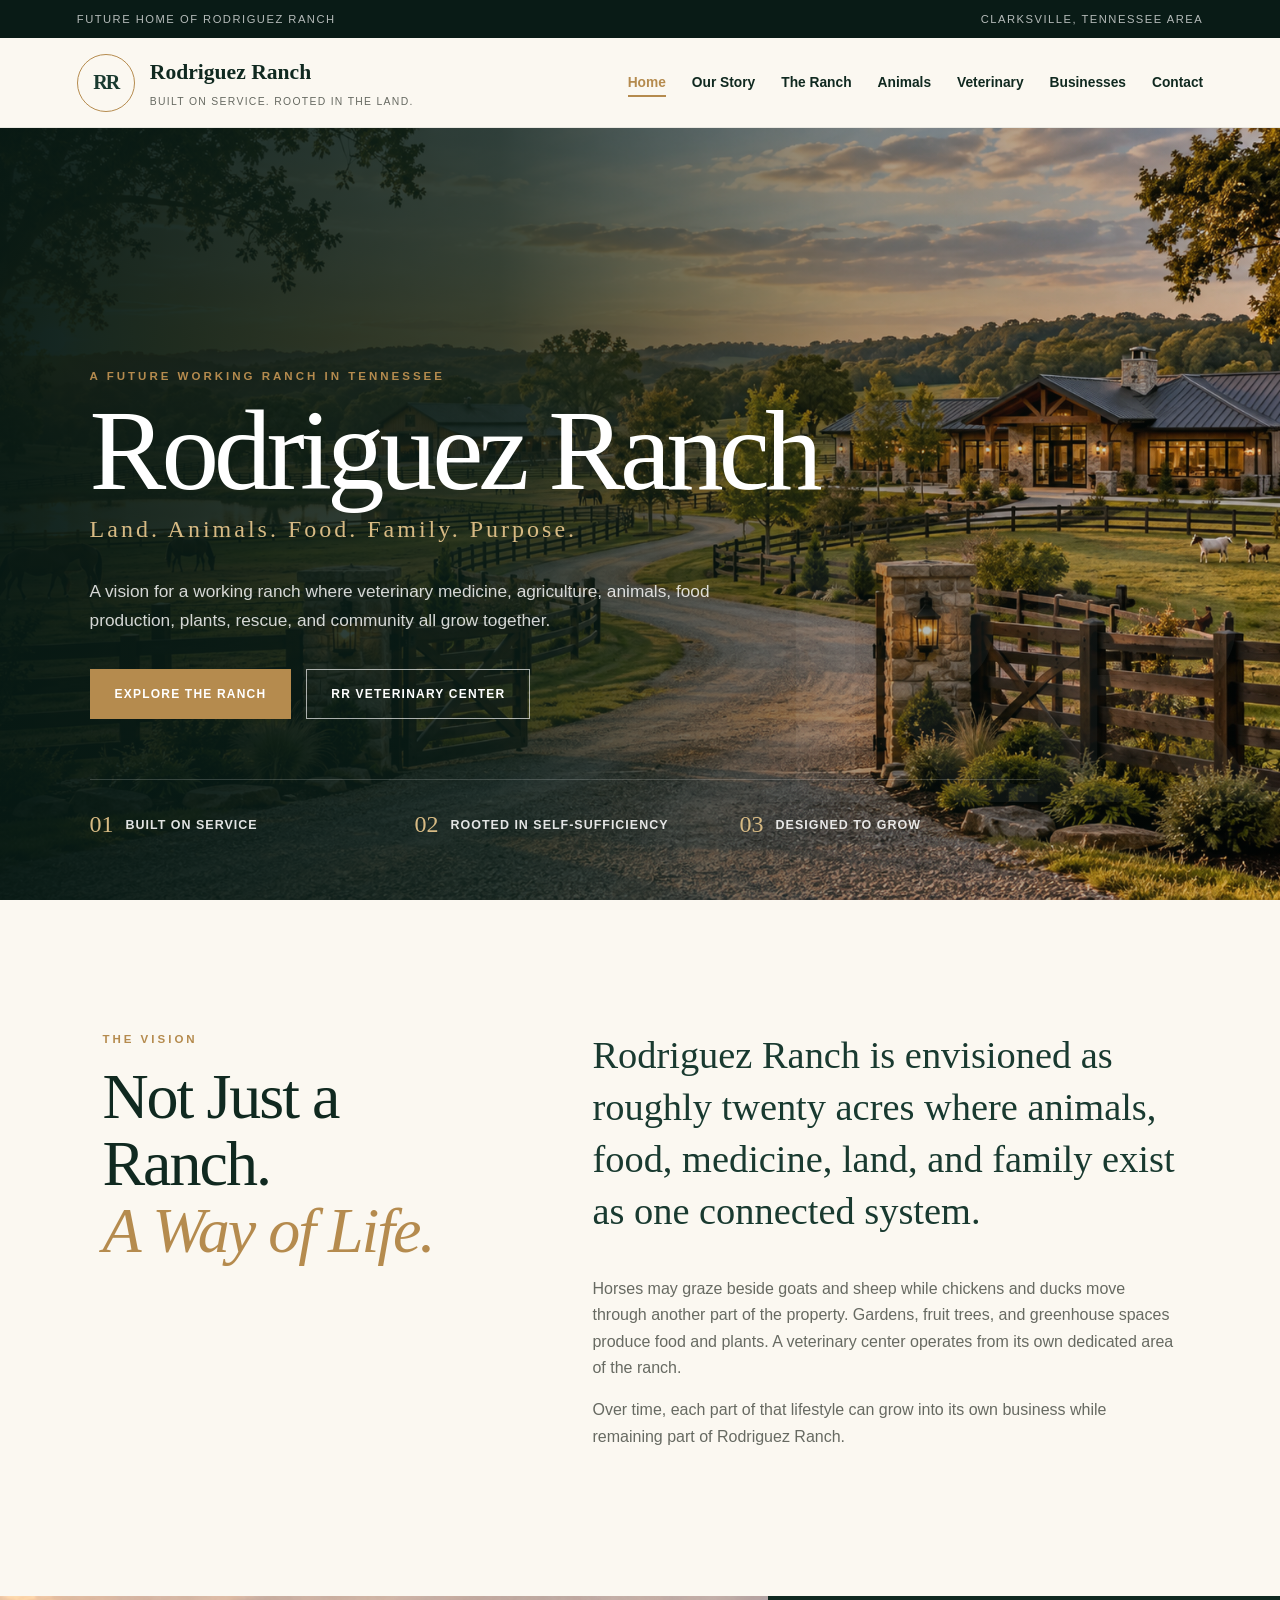
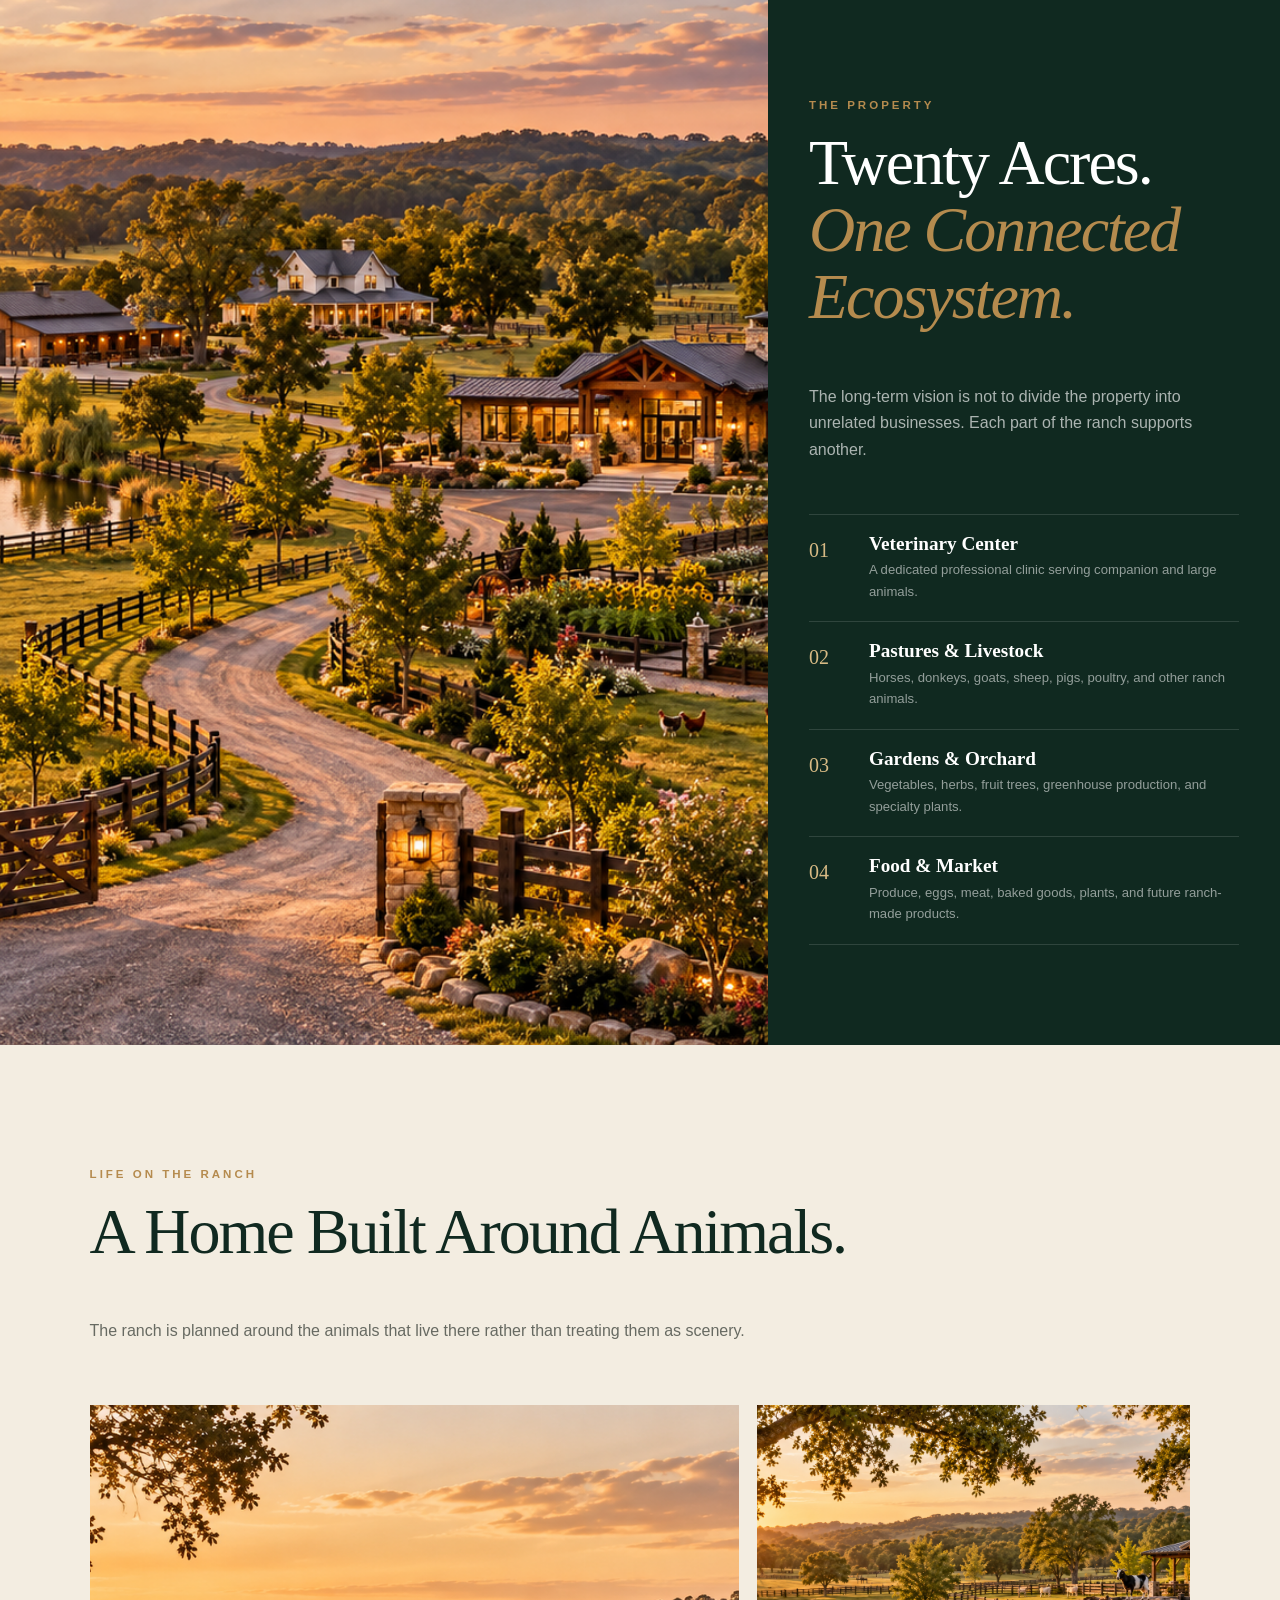
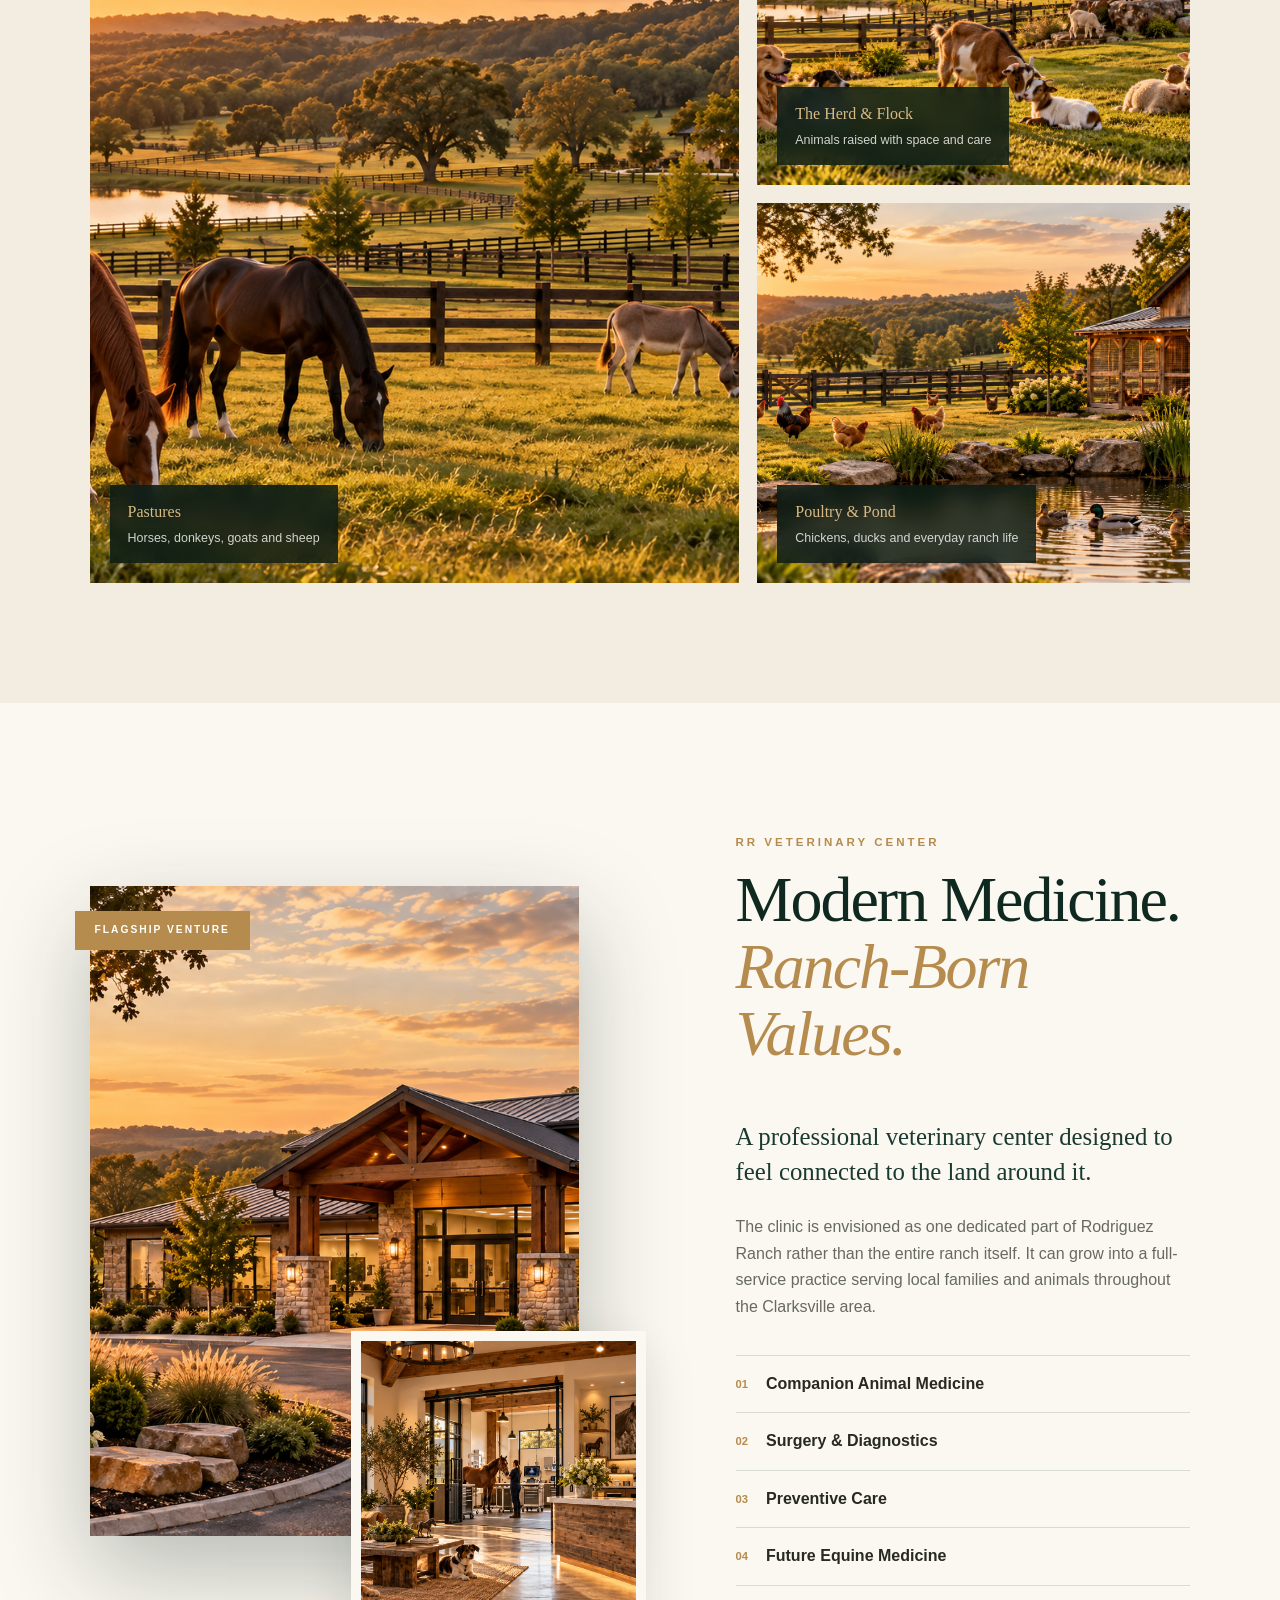
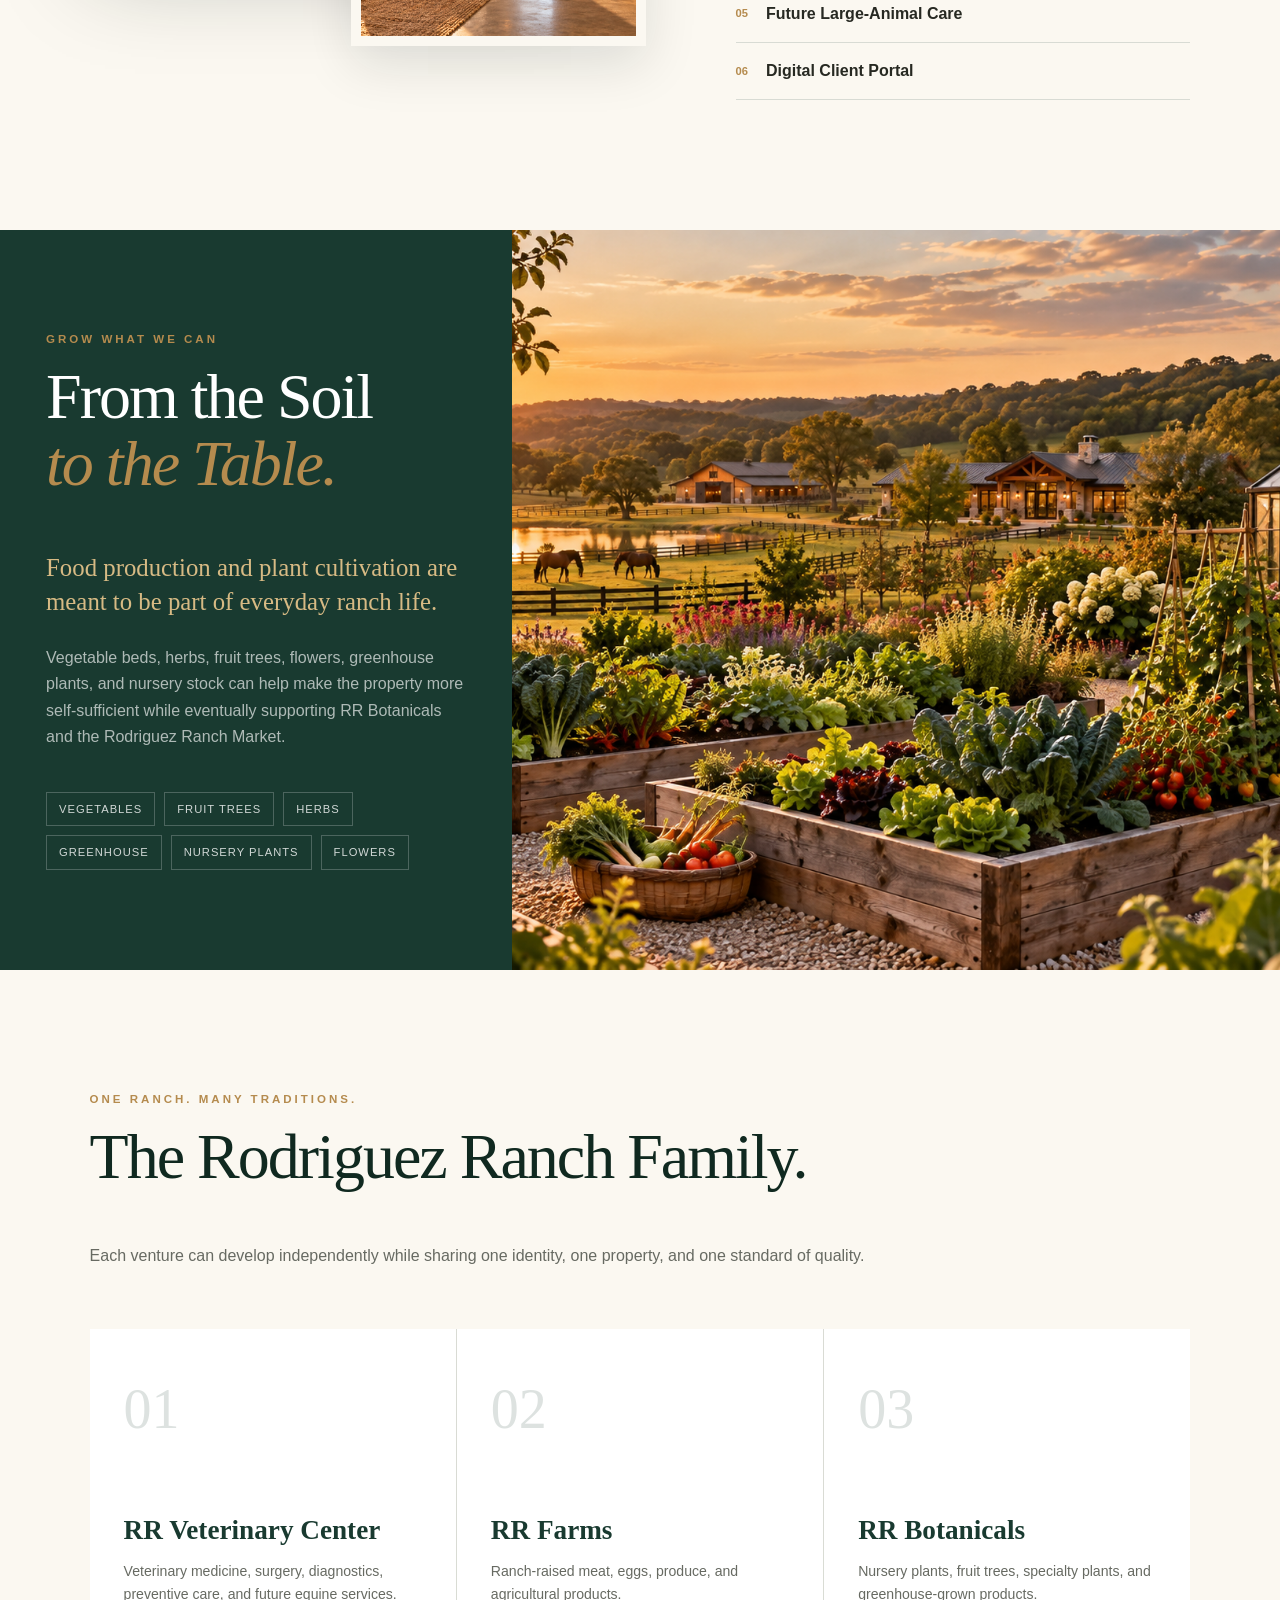
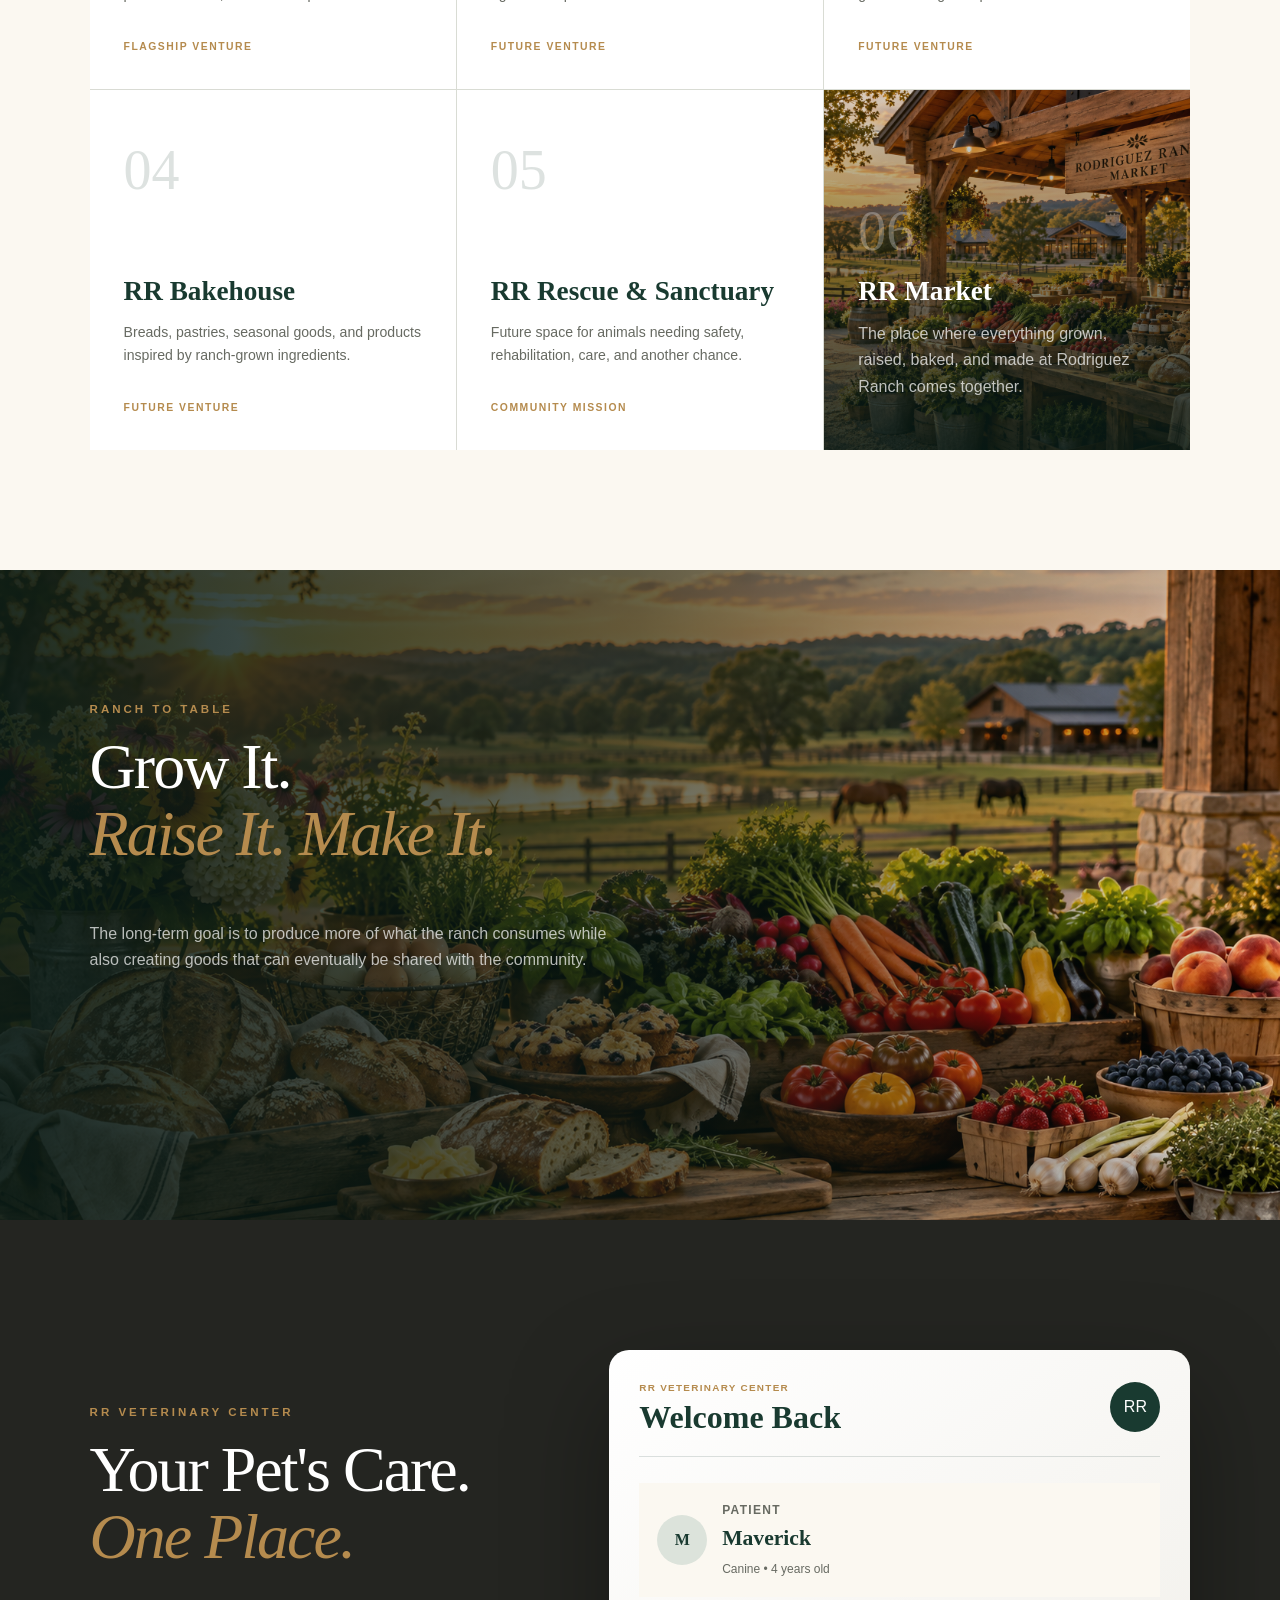
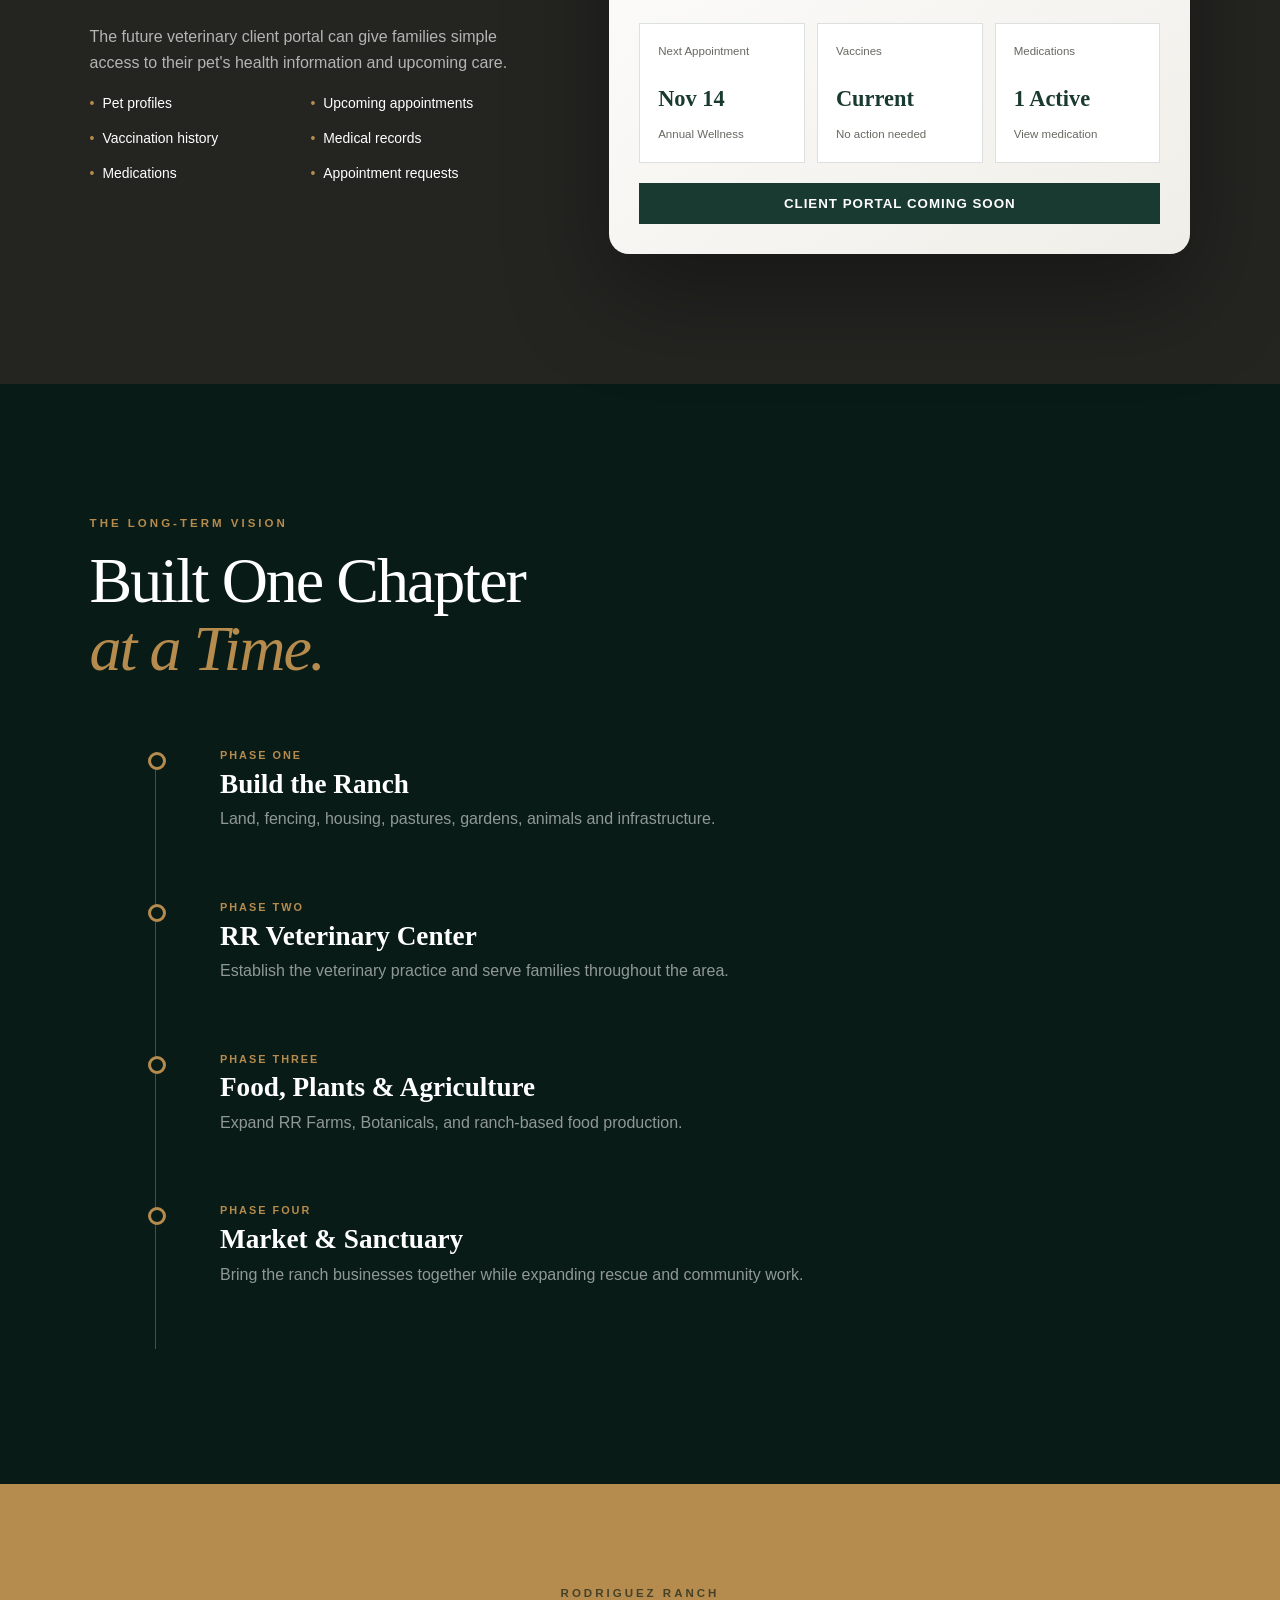
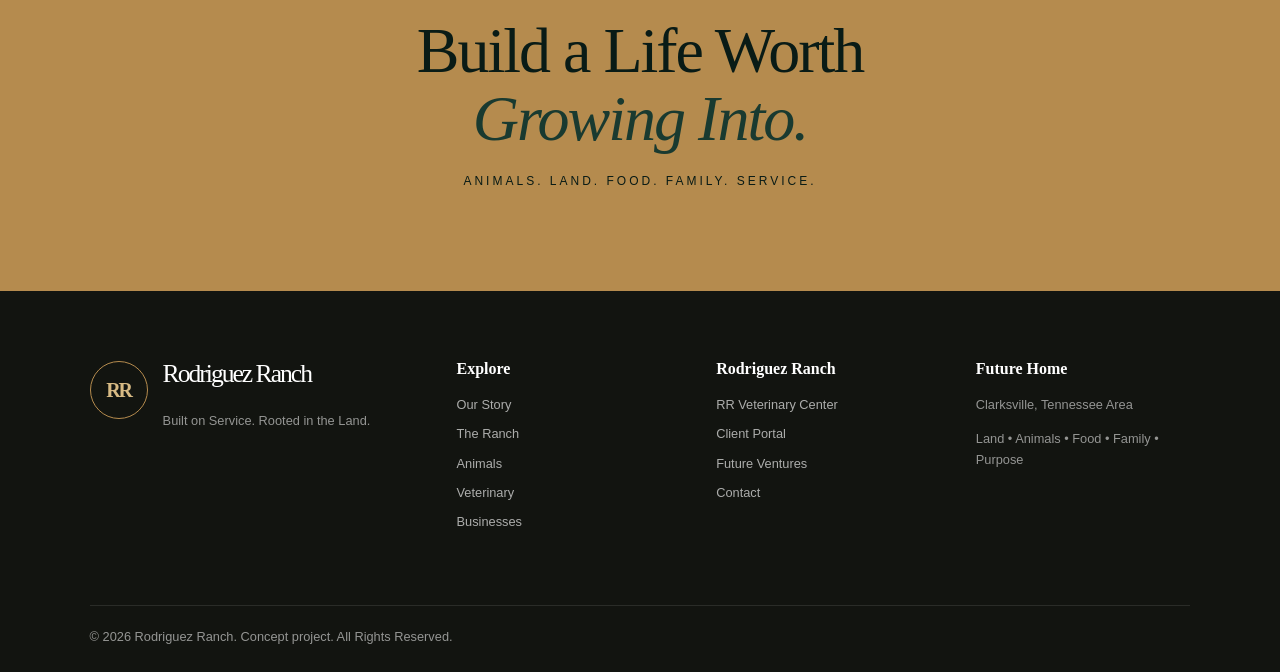
<file: index.html>
<!DOCTYPE html>
<html lang="en">

<head>
  <meta charset="UTF-8">

  <meta
    name="viewport"
    content="width=device-width, initial-scale=1.0"
  >

  <meta
    name="description"
    content="Rodriguez Ranch is a future working ranch in the Clarksville, Tennessee area built around veterinary medicine, animals, agriculture, food, plants, family, and service."
  >

  <title>Rodriguez Ranch | Clarksville, Tennessee</title>

  <link rel="stylesheet" href="style.css">
</head>


<body>

  <!-- =========================
       TOP BAR
  ========================== -->

  <div class="top-bar">
    <p>Future Home of Rodriguez Ranch</p>
    <p>Clarksville, Tennessee Area</p>
  </div>


  <!-- =========================
       HEADER
  ========================== -->

  <header id="home">

    <a href="index.html" class="brand">

      <div class="brand-mark">
        RR
      </div>

      <div class="brand-text">

        <p class="brand-name">
          Rodriguez Ranch
        </p>

        <p class="brand-tagline">
          Built on Service. Rooted in the Land.
        </p>

      </div>

    </a>


    <nav aria-label="Main navigation">

  <ul>

    <li>
      <a href="index.html">Home</a>
    </li>

    <li>
      <a href="story.html">Our Story</a>
    </li>

    <li>
      <a href="ranch.html">The Ranch</a>
    </li>

    <li>
      <a href="animals.html">Animals</a>
    </li>

    <li>
      <a href="veterinary.html">Veterinary</a>
    </li>

    <li>
      <a href="businesses.html">Businesses</a>
    </li>

    <li>
      <a href="contact.html">Contact</a>
    </li>

  </ul>

</nav>

  </header>



  <main>


    <!-- =========================
         HERO
    ========================== -->

    <section id="hero">

      <div class="hero-content">

        <p class="eyebrow">
          A Future Working Ranch in Tennessee
        </p>

        <h1>
          Rodriguez Ranch
        </h1>

        <p class="hero-motto">
          Land. Animals. Food. Family. Purpose.
        </p>

        <p class="hero-description">
          A vision for a working ranch where veterinary
          medicine, agriculture, animals, food production,
          plants, rescue, and community all grow together.
        </p>


        <div class="hero-actions">

          <a href="ranch.html" class="button primary">
  Explore the Ranch
</a>

          <a href="veterinary.html" class="button secondary">
  RR Veterinary Center
</a>

        </div>


        <div class="hero-details">

          <div>
            <span>01</span>

            <strong>
              Built on Service
            </strong>
          </div>

          <div>
            <span>02</span>

            <strong>
              Rooted in Self-Sufficiency
            </strong>
          </div>

          <div>
            <span>03</span>

            <strong>
              Designed to Grow
            </strong>
          </div>

        </div>

      </div>

    </section>



    <!-- =========================
         STORY
    ========================== -->

    <section id="story">

      <div class="story-heading">

        <p class="eyebrow">
          The Vision
        </p>

        <h2>
          Not Just a Ranch.
          <span>A Way of Life.</span>
        </h2>

      </div>


      <div class="story-copy">

        <p class="story-lead">
          Rodriguez Ranch is envisioned as roughly
          twenty acres where animals, food, medicine,
          land, and family exist as one connected system.
        </p>

        <p>
          Horses may graze beside goats and sheep while
          chickens and ducks move through another part
          of the property. Gardens, fruit trees, and
          greenhouse spaces produce food and plants.
          A veterinary center operates from its own
          dedicated area of the ranch.
        </p>

        <p>
          Over time, each part of that lifestyle can
          grow into its own business while remaining
          part of Rodriguez Ranch.
        </p>

      </div>

    </section>



    <!-- =========================
         EXPLORE THE RANCH
    ========================== -->

    <section id="ranch">

      <div class="ranch-image">

        <img
          src="images/ranch/ranch-overview.png"
          alt="Concept view of Rodriguez Ranch with pastures, buildings, gardens and animals"
        >

      </div>


      <div class="ranch-content">

        <p class="eyebrow">
          The Property
        </p>

        <h2>
          Twenty Acres.
          <span>One Connected Ecosystem.</span>
        </h2>

        <p>
          The long-term vision is not to divide the
          property into unrelated businesses. Each
          part of the ranch supports another.
        </p>


        <div class="ranch-features">

          <article>
            <span>01</span>
            <h3>Veterinary Center</h3>
            <p>
              A dedicated professional clinic serving
              companion and large animals.
            </p>
          </article>


          <article>
            <span>02</span>
            <h3>Pastures &amp; Livestock</h3>
            <p>
              Horses, donkeys, goats, sheep, pigs,
              poultry, and other ranch animals.
            </p>
          </article>


          <article>
            <span>03</span>
            <h3>Gardens &amp; Orchard</h3>
            <p>
              Vegetables, herbs, fruit trees, greenhouse
              production, and specialty plants.
            </p>
          </article>


          <article>
            <span>04</span>
            <h3>Food &amp; Market</h3>
            <p>
              Produce, eggs, meat, baked goods, plants,
              and future ranch-made products.
            </p>
          </article>

        </div>

      </div>

    </section>



    <!-- =========================
         ANIMAL LIFE
    ========================== -->

    <section id="animals">

      <div class="section-heading">

        <p class="eyebrow">
          Life on the Ranch
        </p>

        <h2>
          A Home Built Around Animals.
        </h2>

        <p>
          The ranch is planned around the animals that
          live there rather than treating them as scenery.
        </p>

      </div>


      <div class="animal-gallery">

        <figure class="animal-main">

          <img
            src="images/animals/mixed-pasture.png"
            alt="Horses and other animals grazing across Rodriguez Ranch pastures"
          >

          <figcaption>
            <span>Pastures</span>
            Horses, donkeys, goats and sheep
          </figcaption>

        </figure>


        <figure>

          <img
            src="images/animals/goats-sheep-dog.png"
            alt="Dogs, goats and sheep relaxing together on the ranch"
          >

          <figcaption>
            <span>The Herd &amp; Flock</span>
            Animals raised with space and care
          </figcaption>

        </figure>


        <figure>

          <img
            src="images/animals/poultry-pond.png"
            alt="Chickens and ducks beside a pond and coop"
          >

          <figcaption>
            <span>Poultry &amp; Pond</span>
            Chickens, ducks and everyday ranch life
          </figcaption>

        </figure>


        <figure class="animal-wide">

          <img
            src="images/animals/horses-donkey.png"
            alt="Horses and donkey in a fenced ranch pasture"
          >

          <figcaption>
            <span>Equine Life</span>
            Horses and donkeys at the center of the ranch
          </figcaption>

        </figure>

      </div>

    </section>



    <!-- =========================
         VETERINARY CENTER
    ========================== -->

    <section id="veterinary">

      <div class="vet-visual">

        <img
          class="vet-main-image"
          src="images/veterinary/vet-center.png"
          alt="Concept exterior of the future RR Veterinary Center"
        >

        <img
          class="vet-secondary-image"
          src="images/veterinary/vet-interior.png"
          alt="Concept interior of the future RR Veterinary Center"
        >

        <div class="vet-label">
          Flagship Venture
        </div>

      </div>


      <div class="vet-content">

        <p class="eyebrow">
          RR Veterinary Center
        </p>

        <h2>
          Modern Medicine.
          <span>Ranch-Born Values.</span>
        </h2>

        <p class="large-copy">
          A professional veterinary center designed
          to feel connected to the land around it.
        </p>

        <p>
          The clinic is envisioned as one dedicated part
          of Rodriguez Ranch rather than the entire ranch
          itself. It can grow into a full-service practice
          serving local families and animals throughout
          the Clarksville area.
        </p>


        <div class="service-list">

          <div>
            <span>01</span>
            <p>Companion Animal Medicine</p>
          </div>

          <div>
            <span>02</span>
            <p>Surgery &amp; Diagnostics</p>
          </div>

          <div>
            <span>03</span>
            <p>Preventive Care</p>
          </div>

          <div>
            <span>04</span>
            <p>Future Equine Medicine</p>
          </div>

          <div>
            <span>05</span>
            <p>Future Large-Animal Care</p>
          </div>

          <div>
            <span>06</span>
            <p>Digital Client Portal</p>
          </div>

        </div>

      </div>

    </section>



    <!-- =========================
         GARDENS
    ========================== -->

    <section id="gardens">

      <div class="garden-content">

        <p class="eyebrow">
          Grow What We Can
        </p>

        <h2>
          From the Soil
          <span>to the Table.</span>
        </h2>

        <p class="large-copy">
          Food production and plant cultivation are
          meant to be part of everyday ranch life.
        </p>

        <p>
          Vegetable beds, herbs, fruit trees, flowers,
          greenhouse plants, and nursery stock can help
          make the property more self-sufficient while
          eventually supporting RR Botanicals and the
          Rodriguez Ranch Market.
        </p>


        <div class="garden-tags">
          <span>Vegetables</span>
          <span>Fruit Trees</span>
          <span>Herbs</span>
          <span>Greenhouse</span>
          <span>Nursery Plants</span>
          <span>Flowers</span>
        </div>

      </div>


      <div class="garden-image">

        <img
          src="images/gardens/garden-greenhouse.png"
          alt="Raised vegetable gardens and greenhouse at Rodriguez Ranch"
        >

      </div>

    </section>



    <!-- =========================
         BUSINESS FAMILY
    ========================== -->

    <section id="businesses">

      <div class="section-heading">

        <p class="eyebrow">
          One Ranch. Many Traditions.
        </p>

        <h2>
          The Rodriguez Ranch Family.
        </h2>

        <p>
          Each venture can develop independently while
          sharing one identity, one property, and one
          standard of quality.
        </p>

      </div>


      <div class="business-grid">


        <article class="business-card business-vet">

          <p class="business-number">01</p>

          <h3>
            RR Veterinary Center
          </h3>

          <p>
            Veterinary medicine, surgery, diagnostics,
            preventive care, and future equine services.
          </p>

          <span>
            Flagship Venture
          </span>

        </article>


        <article class="business-card business-farms">

          <p class="business-number">02</p>

          <h3>
            RR Farms
          </h3>

          <p>
            Ranch-raised meat, eggs, produce, and
            agricultural products.
          </p>

          <span>
            Future Venture
          </span>

        </article>


        <article class="business-card business-botanicals">

          <p class="business-number">03</p>

          <h3>
            RR Botanicals
          </h3>

          <p>
            Nursery plants, fruit trees, specialty
            plants, and greenhouse-grown products.
          </p>

          <span>
            Future Venture
          </span>

        </article>


        <article class="business-card business-bakehouse">

          <p class="business-number">04</p>

          <h3>
            RR Bakehouse
          </h3>

          <p>
            Breads, pastries, seasonal goods, and
            products inspired by ranch-grown ingredients.
          </p>

          <span>
            Future Venture
          </span>

        </article>


        <article class="business-card business-rescue">

          <p class="business-number">05</p>

          <h3>
            RR Rescue &amp; Sanctuary
          </h3>

          <p>
            Future space for animals needing safety,
            rehabilitation, care, and another chance.
          </p>

          <span>
            Community Mission
          </span>

        </article>


        <article class="business-card business-market">

          <img
            src="images/products/ranch-market.png"
            alt="Concept Rodriguez Ranch Market with produce, bread, eggs and plants"
          >

          <div class="business-overlay">

            <p class="business-number">
              06
            </p>

            <h3>
              RR Market
            </h3>

            <p>
              The place where everything grown,
              raised, baked, and made at Rodriguez
              Ranch comes together.
            </p>

          </div>

        </article>


      </div>

    </section>



    <!-- =========================
         FARM TO TABLE FEATURE
    ========================== -->

    <section id="farm-table">

      <img
        src="images/products/ranch-food.png"
        alt="Fresh bread, vegetables, fruit and ranch products"
      >


      <div class="farm-table-content">

        <p class="eyebrow">
          Ranch to Table
        </p>

        <h2>
          Grow It.
          <span>Raise It. Make It.</span>
        </h2>

        <p>
          The long-term goal is to produce more of what
          the ranch consumes while also creating goods
          that can eventually be shared with the community.
        </p>

      </div>

    </section>



    <!-- =========================
         CLIENT PORTAL
    ========================== -->

    <section id="client-portal">

      <div class="portal-intro">

        <p class="eyebrow">
          RR Veterinary Center
        </p>

        <h2>
          Your Pet's Care.
          <span>One Place.</span>
        </h2>

        <p>
          The future veterinary client portal can give
          families simple access to their pet's health
          information and upcoming care.
        </p>


        <ul>
          <li>Pet profiles</li>
          <li>Upcoming appointments</li>
          <li>Vaccination history</li>
          <li>Medical records</li>
          <li>Medications</li>
          <li>Appointment requests</li>
        </ul>

      </div>


      <div class="portal-demo">

        <div class="portal-window">


          <div class="portal-header">

            <div>
              <p class="portal-small">
                RR Veterinary Center
              </p>

              <h3>
                Welcome Back
              </h3>
            </div>

            <div class="portal-avatar">
              RR
            </div>

          </div>


          <div class="pet-profile">

            <div class="pet-avatar">
              M
            </div>

            <div>

              <p class="portal-small">
                Patient
              </p>

              <h4>
                Maverick
              </h4>

              <p>
                Canine • 4 years old
              </p>

            </div>

          </div>


          <div class="portal-status-grid">

            <div class="portal-stat">

              <p>
                Next Appointment
              </p>

              <strong>
                Nov 14
              </strong>

              <span>
                Annual Wellness
              </span>

            </div>


            <div class="portal-stat">

              <p>
                Vaccines
              </p>

              <strong>
                Current
              </strong>

              <span>
                No action needed
              </span>

            </div>


            <div class="portal-stat">

              <p>
                Medications
              </p>

              <strong>
                1 Active
              </strong>

              <span>
                View medication
              </span>

            </div>

          </div>


          <button type="button" disabled>
            Client Portal Coming Soon
          </button>

        </div>

      </div>

    </section>



    <!-- =========================
         FUTURE
    ========================== -->

    <section id="future">

      <div class="future-heading">

        <p class="eyebrow">
          The Long-Term Vision
        </p>

        <h2>
          Built One Chapter
          <span>at a Time.</span>
        </h2>

      </div>


      <div class="timeline">


        <article>

          <p class="phase">
            Phase One
          </p>

          <h3>
            Build the Ranch
          </h3>

          <p>
            Land, fencing, housing, pastures,
            gardens, animals and infrastructure.
          </p>

        </article>


        <article>

          <p class="phase">
            Phase Two
          </p>

          <h3>
            RR Veterinary Center
          </h3>

          <p>
            Establish the veterinary practice and
            serve families throughout the area.
          </p>

        </article>


        <article>

          <p class="phase">
            Phase Three
          </p>

          <h3>
            Food, Plants &amp; Agriculture
          </h3>

          <p>
            Expand RR Farms, Botanicals, and
            ranch-based food production.
          </p>

        </article>


        <article>

          <p class="phase">
            Phase Four
          </p>

          <h3>
            Market &amp; Sanctuary
          </h3>

          <p>
            Bring the ranch businesses together while
            expanding rescue and community work.
          </p>

        </article>

      </div>

    </section>



    <!-- =========================
         FINAL CTA
    ========================== -->

    <section id="contact">

      <p class="eyebrow">
        Rodriguez Ranch
      </p>

      <h2>
        Build a Life Worth
        <span>Growing Into.</span>
      </h2>

      <p>
        Animals. Land. Food. Family. Service.
      </p>

    </section>

  </main>



  <!-- =========================
       FOOTER
  ========================== -->

  <footer>

  <div class="footer-brand">

    <div class="brand-mark">
      RR
    </div>

    <div>

      <h2>
        Rodriguez Ranch
      </h2>

      <p>
        Built on Service. Rooted in the Land.
      </p>

    </div>

  </div>


  <div>

    <h3>
      Explore
    </h3>

    <ul>
      <li><a href="story.html">Our Story</a></li>
      <li><a href="ranch.html">The Ranch</a></li>
      <li><a href="animals.html">Animals</a></li>
      <li><a href="veterinary.html">Veterinary</a></li>
      <li><a href="businesses.html">Businesses</a></li>
    </ul>

  </div>


  <div>

    <h3>
      Rodriguez Ranch
    </h3>

    <ul>
      <li><a href="veterinary.html">RR Veterinary Center</a></li>
      <li><a href="portal.html">Client Portal</a></li>
      <li><a href="businesses.html">Future Ventures</a></li>
      <li><a href="contact.html">Contact</a></li>
    </ul>

  </div>


  <div>

    <h3>
      Future Home
    </h3>

    <p>
      Clarksville, Tennessee Area
    </p>

    <p>
      Land • Animals • Food • Family • Purpose
    </p>

  </div>


  <p class="copyright">
    &copy; 2026 Rodriguez Ranch.
    Concept Project. All Rights Reserved.
  </p>

</footer>


  <script src="script.js"></script>

</body>

</html>
</file>
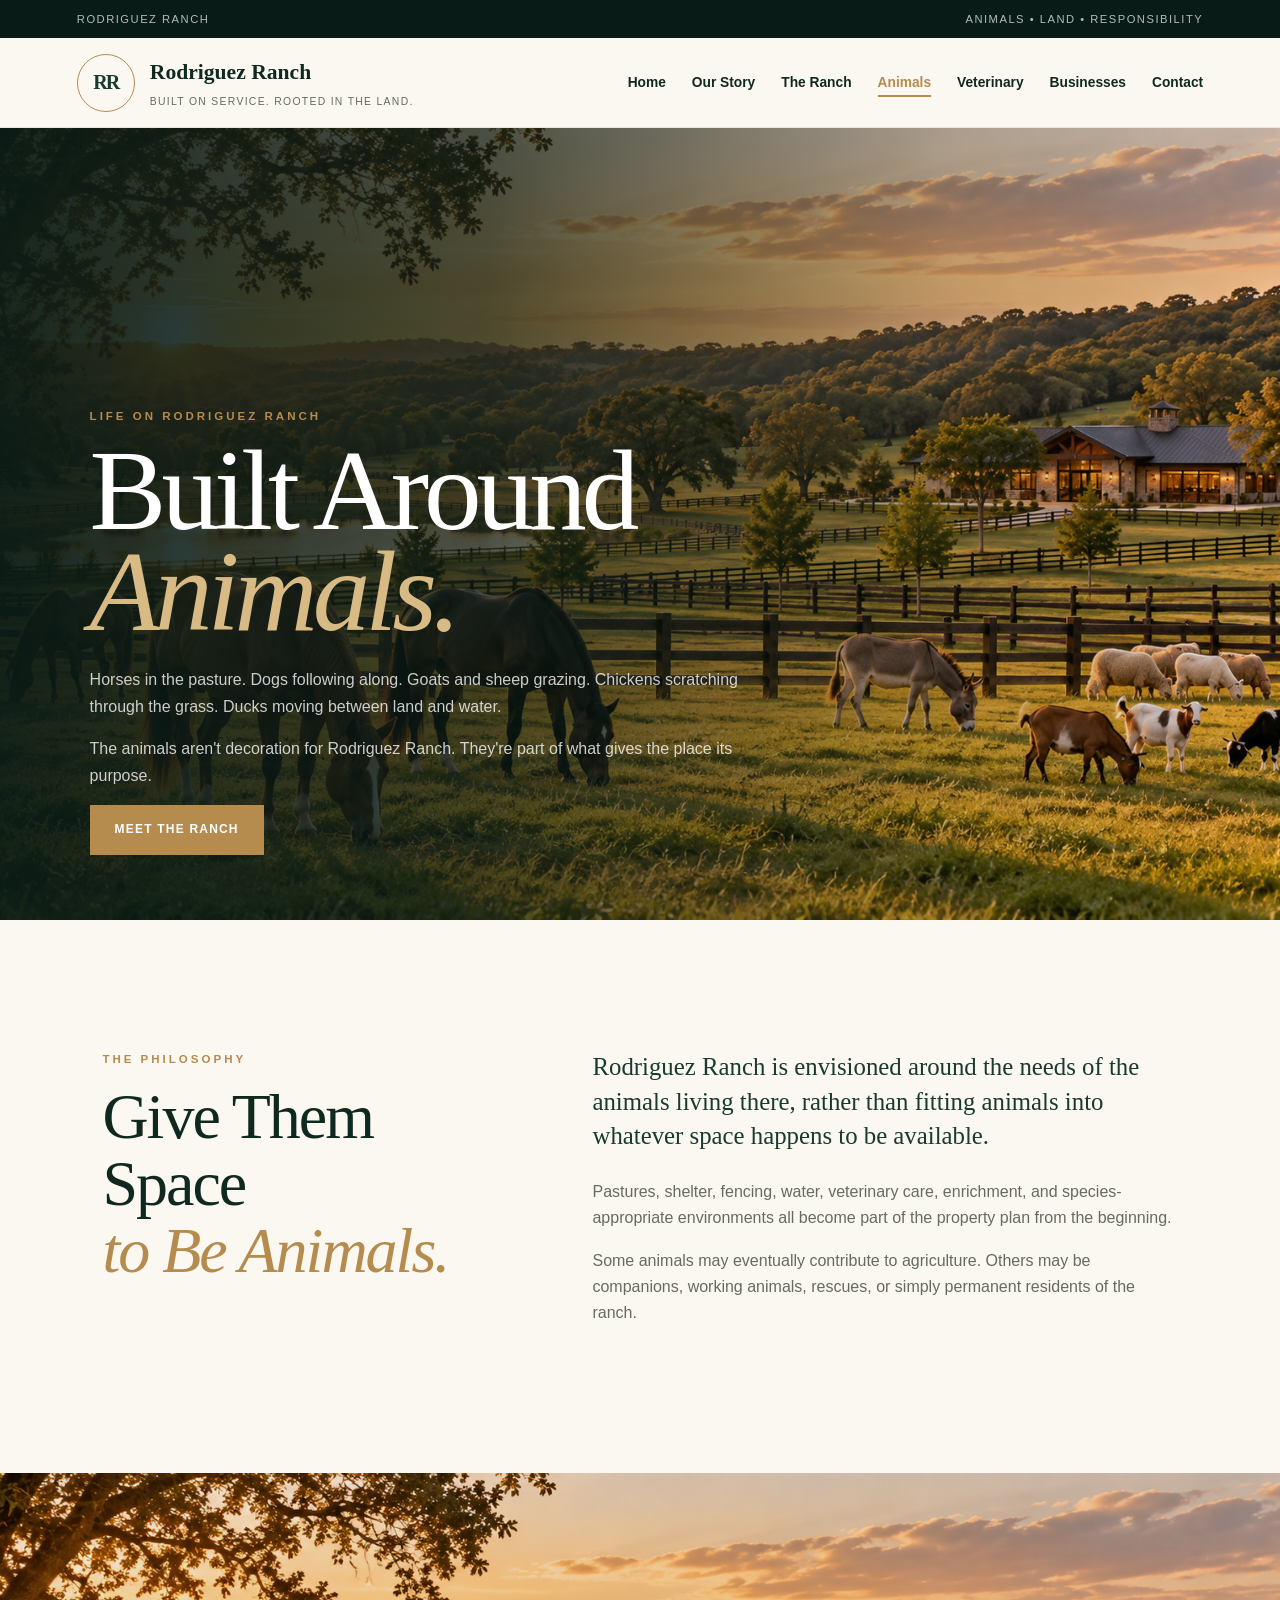
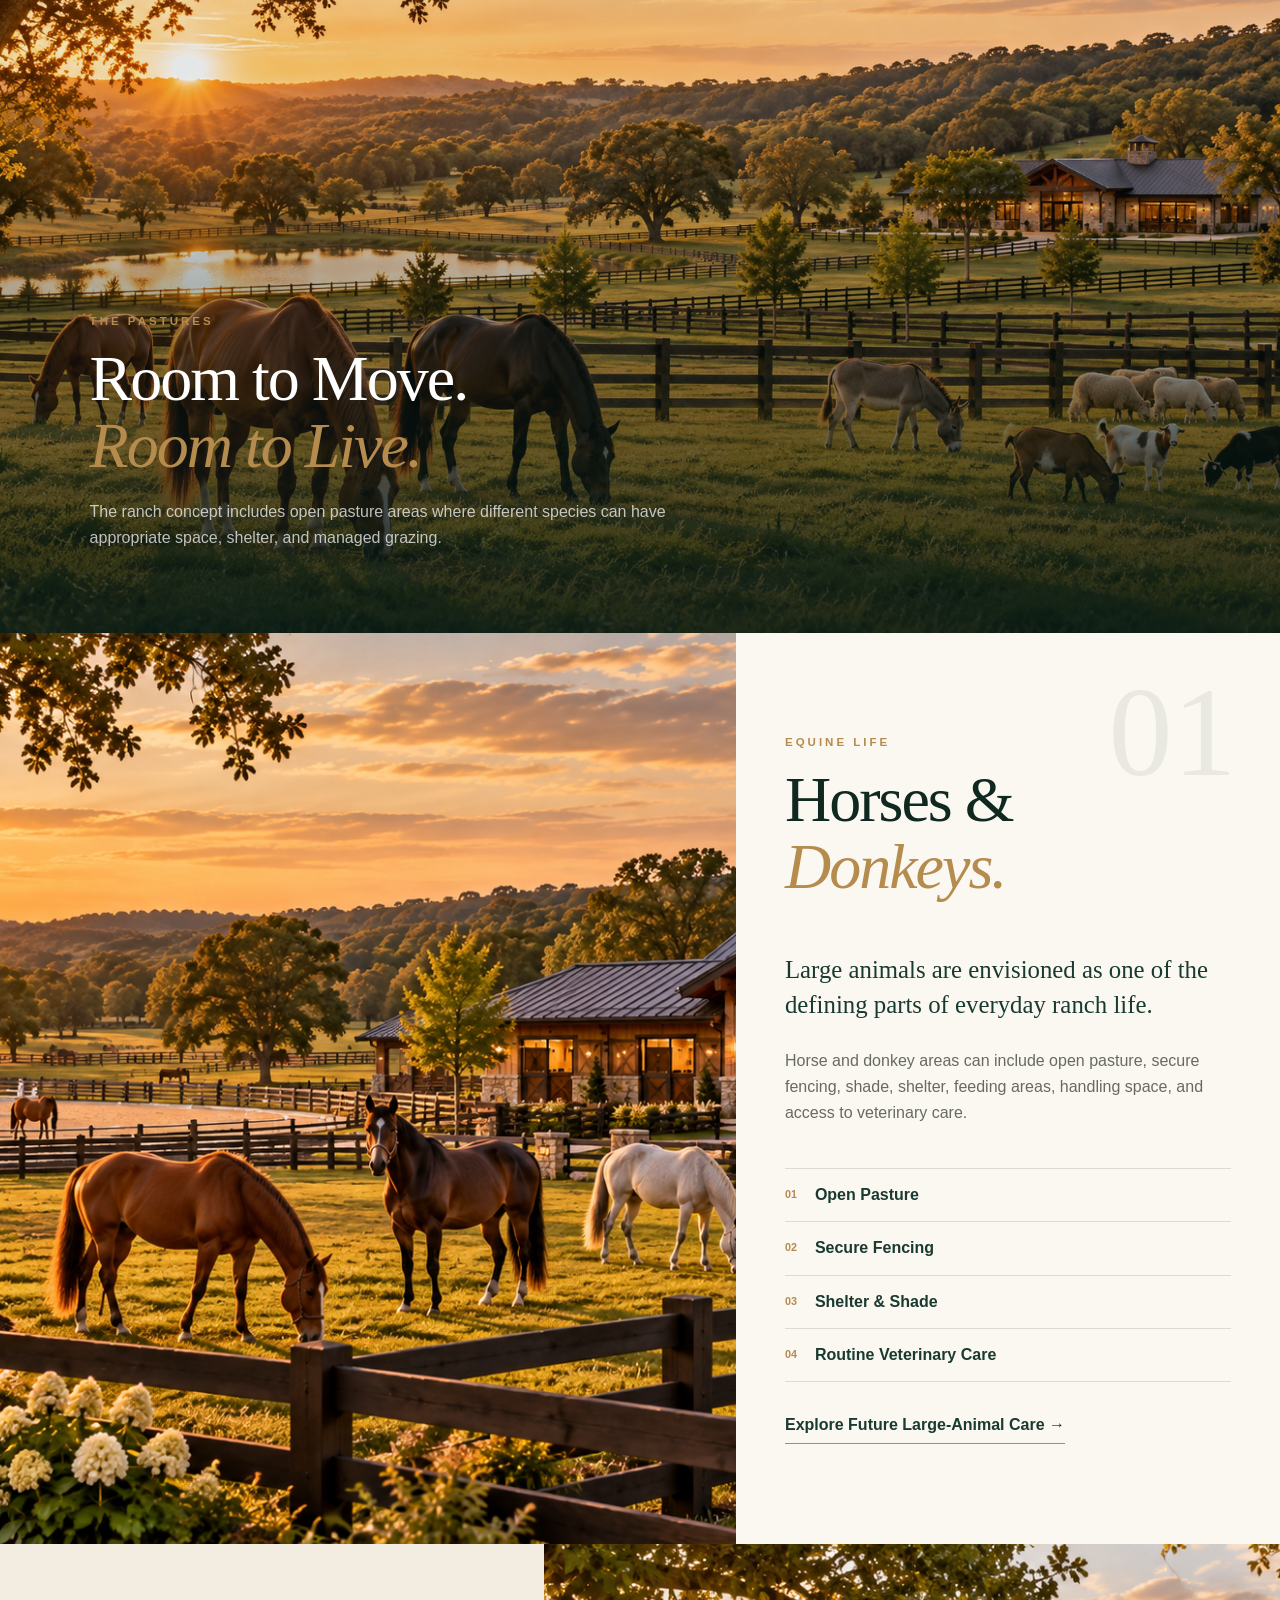
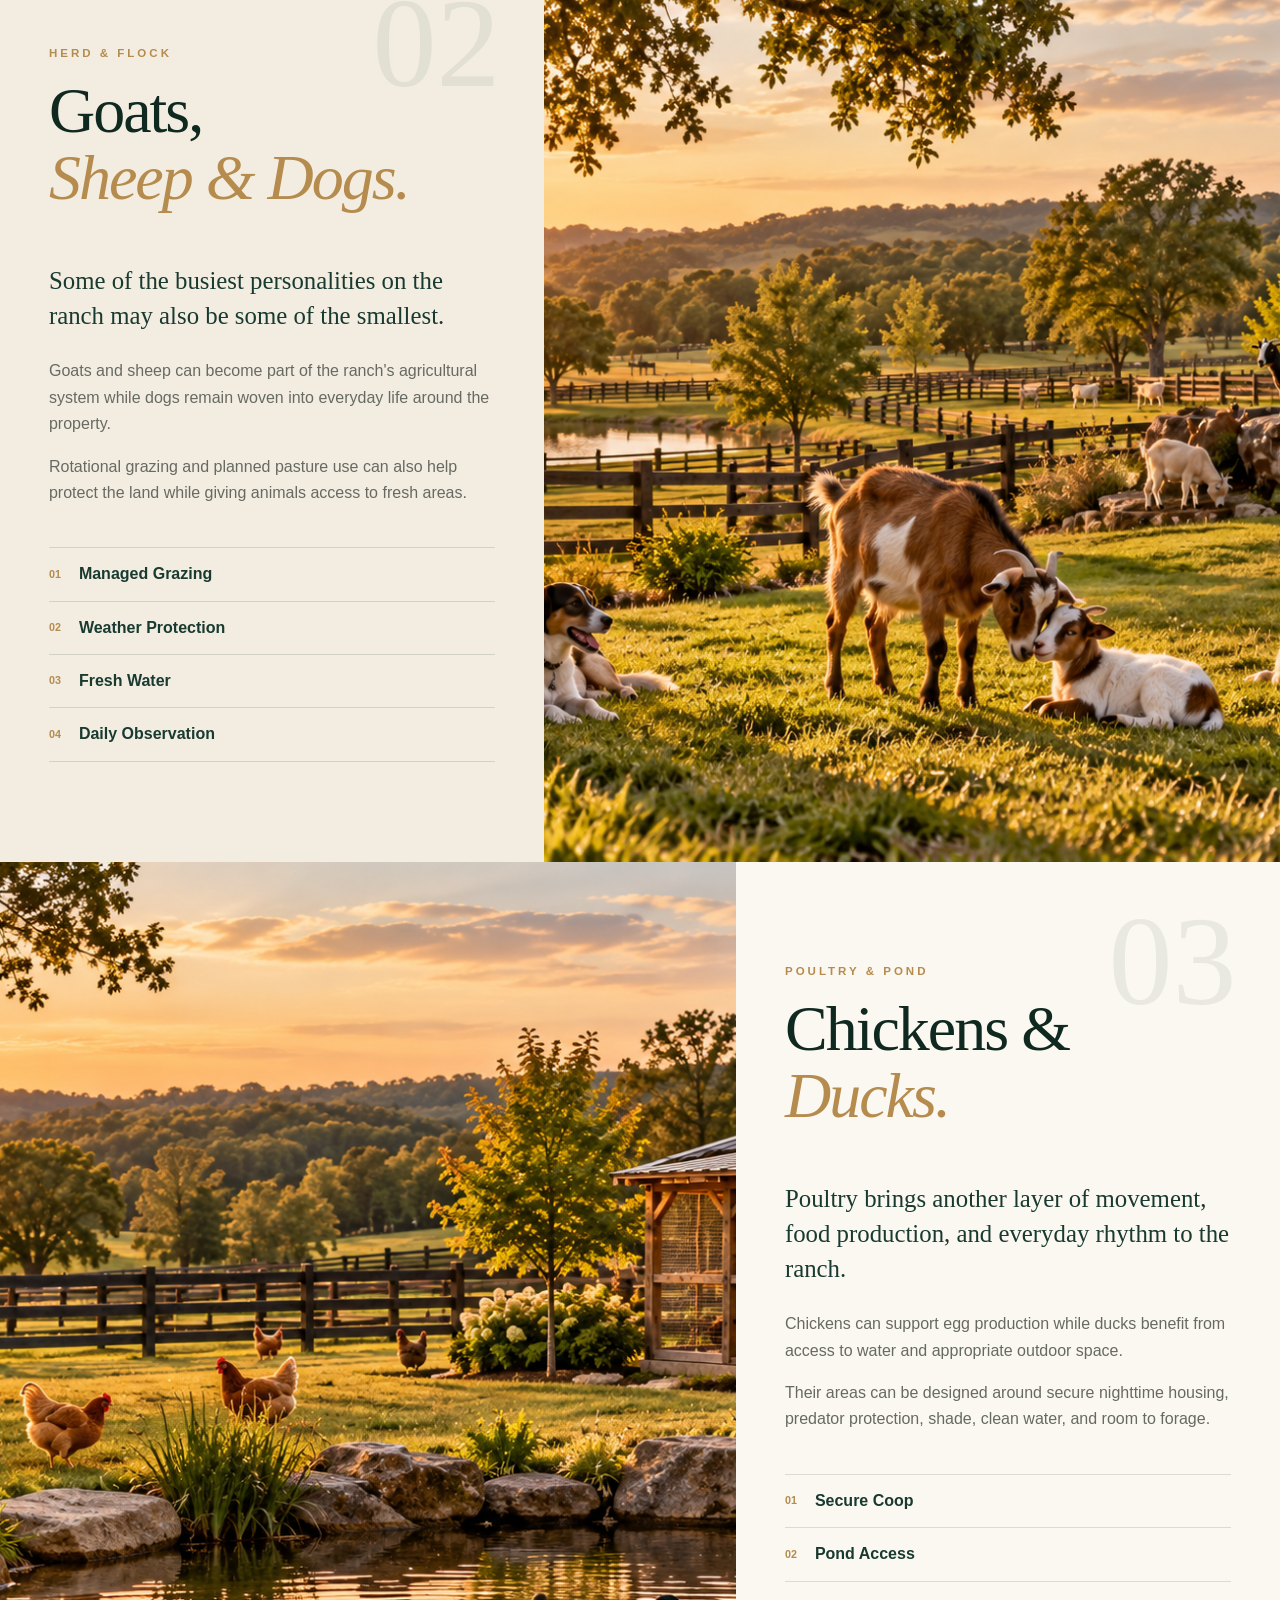
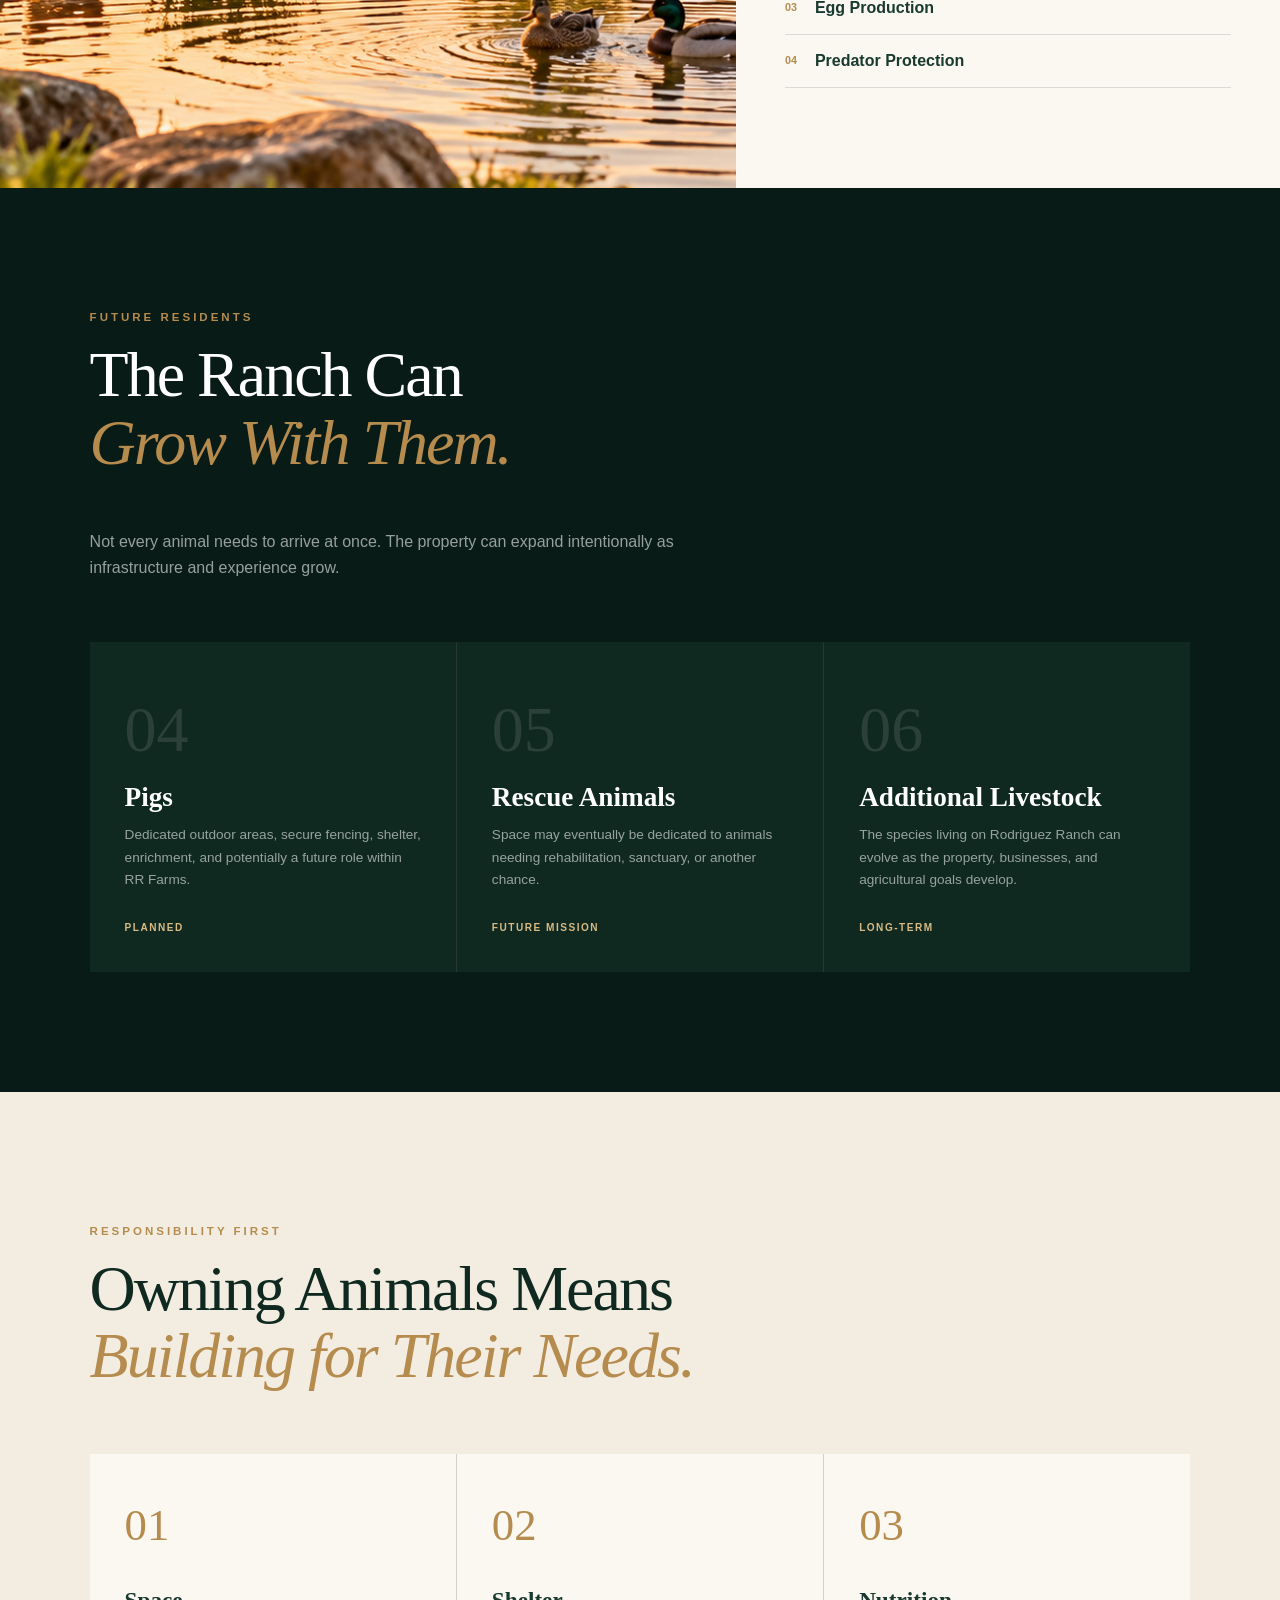
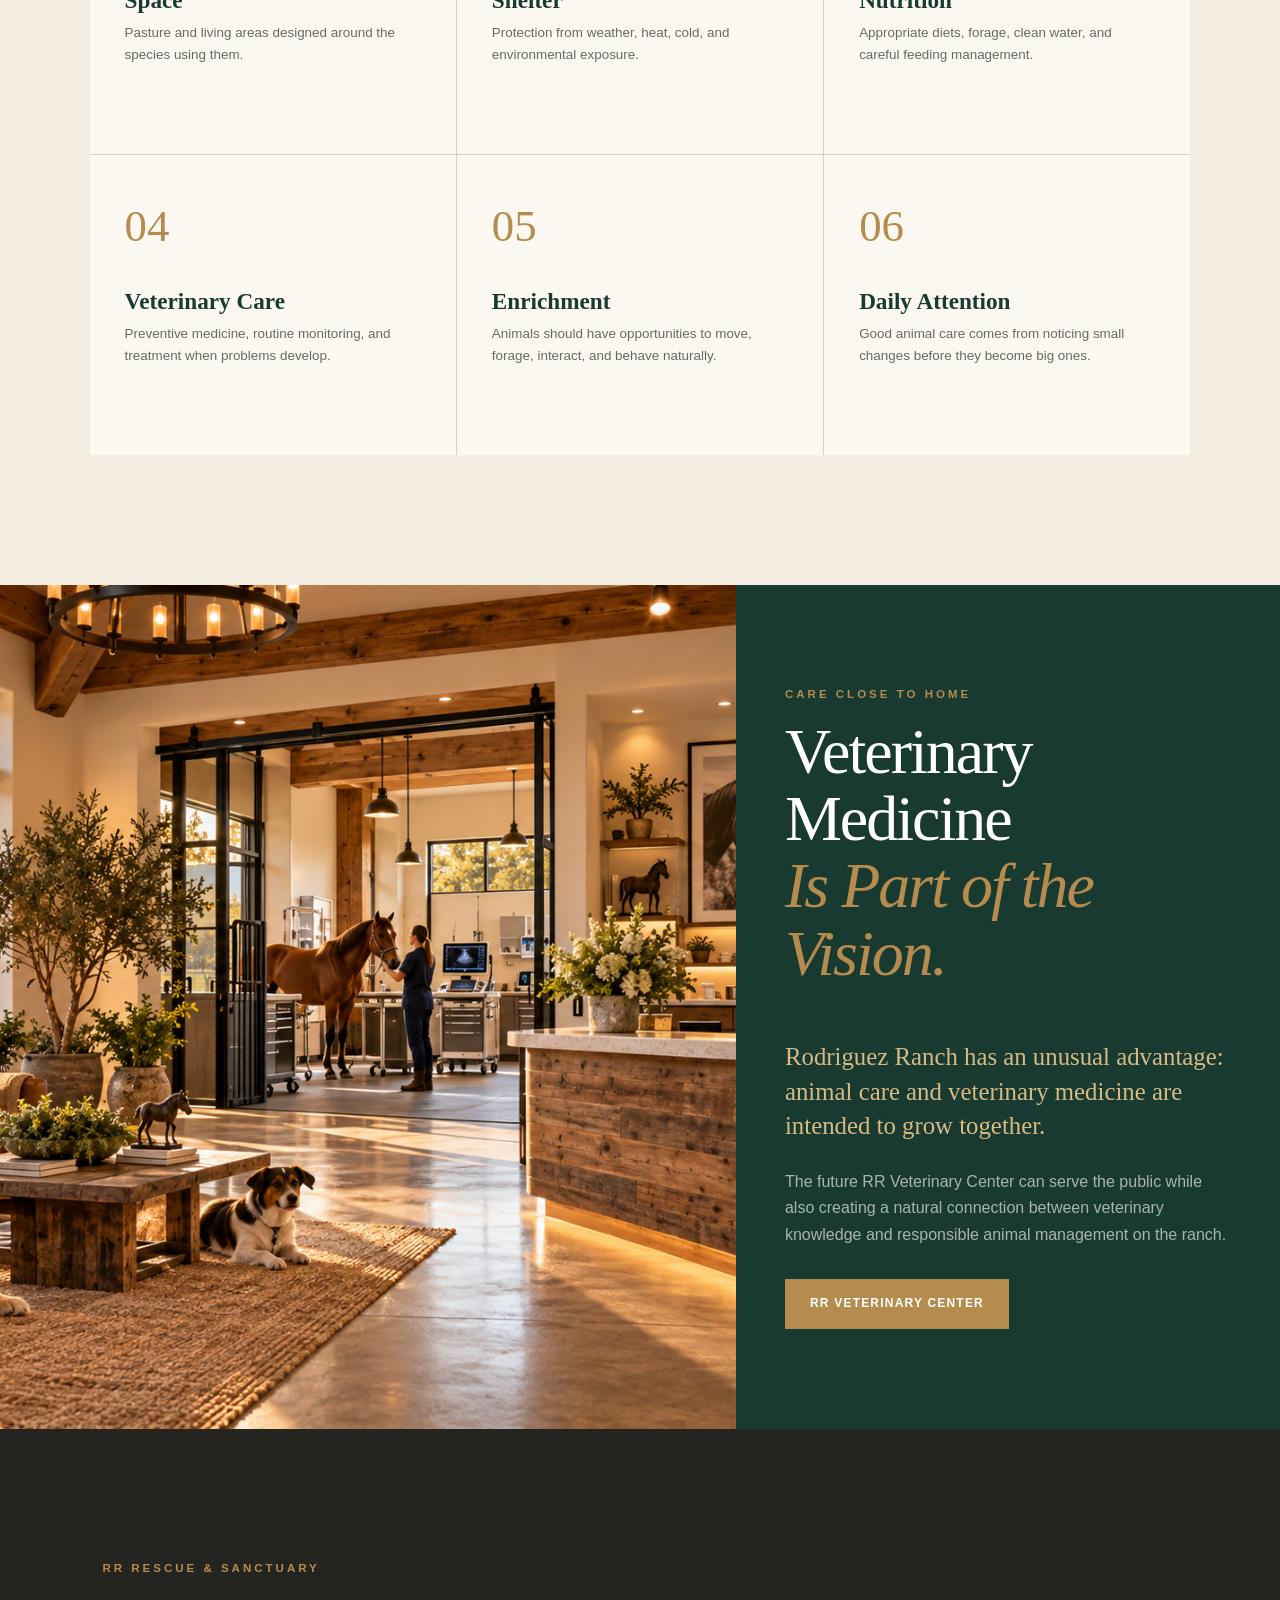
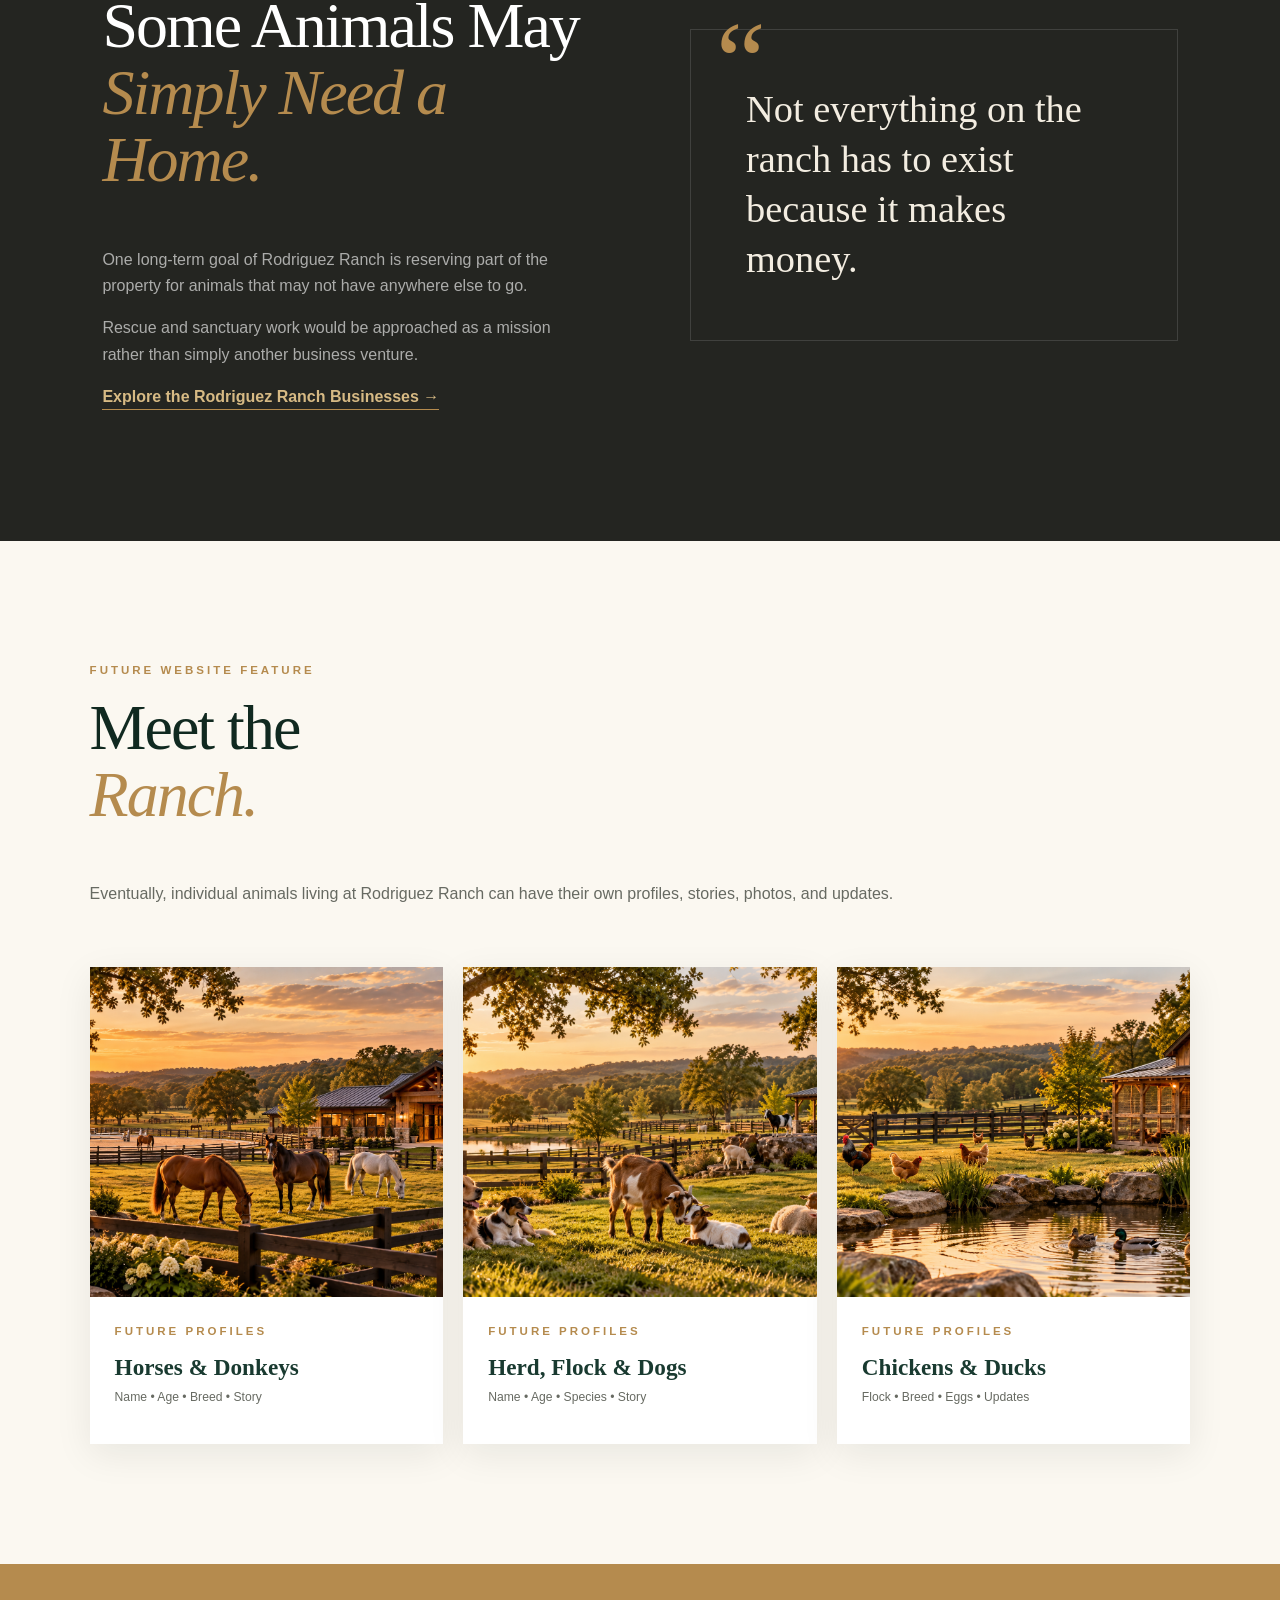
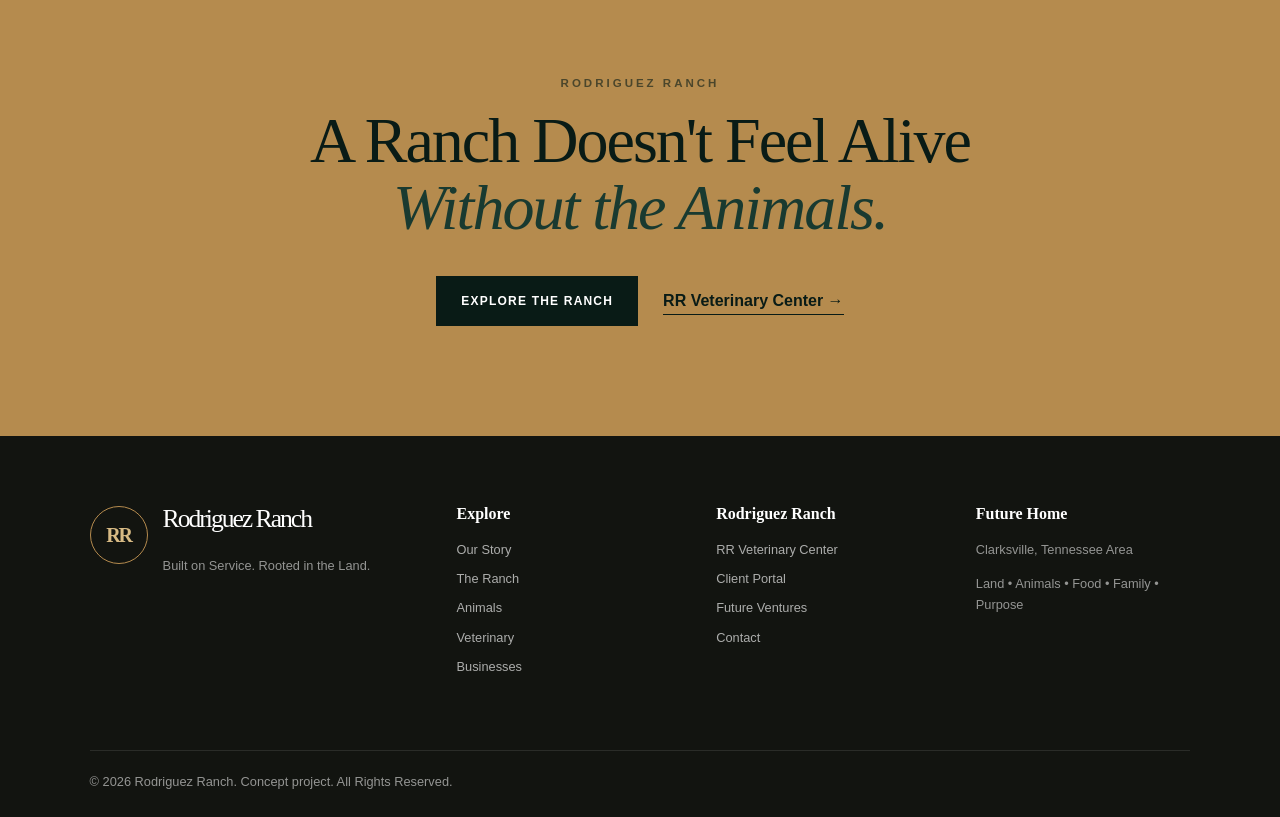
<file: animals.html>
<!DOCTYPE html>
<html lang="en">

<head>
  <meta charset="UTF-8">

  <meta
    name="viewport"
    content="width=device-width, initial-scale=1.0"
  >

  <meta
    name="description"
    content="Explore the animals envisioned for the future Rodriguez Ranch near Clarksville, Tennessee."
  >

  <title>Life on the Ranch | Rodriguez Ranch</title>

  <link rel="stylesheet" href="style.css">
</head>


<body class="animals-page">


  <!-- =========================
       TOP BAR
  ========================== -->

  <div class="top-bar">
    <p>Rodriguez Ranch</p>
    <p>Animals • Land • Responsibility</p>
  </div>


  <!-- =========================
       HEADER
  ========================== -->

  <header>

    <a href="index.html" class="brand">

      <div class="brand-mark">
        RR
      </div>

      <div class="brand-text">

        <p class="brand-name">
          Rodriguez Ranch
        </p>

        <p class="brand-tagline">
          Built on Service. Rooted in the Land.
        </p>

      </div>

    </a>


    <nav aria-label="Main navigation">

  <ul>

    <li>
      <a href="index.html">Home</a>
    </li>

    <li>
      <a href="story.html">Our Story</a>
    </li>

    <li>
      <a href="ranch.html">The Ranch</a>
    </li>

    <li>
      <a href="animals.html">Animals</a>
    </li>

    <li>
      <a href="veterinary.html">Veterinary</a>
    </li>

    <li>
      <a href="businesses.html">Businesses</a>
    </li>

    <li>
      <a href="contact.html">Contact</a>
    </li>

  </ul>

</nav>

  </header>



  <main>


    <!-- =========================
         HERO
    ========================== -->

    <section id="animals-page-hero">

      <div class="animals-hero-content">

        <p class="eyebrow">
          Life on Rodriguez Ranch
        </p>

        <h1>
          Built Around
          <span>Animals.</span>
        </h1>

        <p>
          Horses in the pasture. Dogs following along.
          Goats and sheep grazing. Chickens scratching
          through the grass. Ducks moving between land
          and water.
        </p>

        <p>
          The animals aren't decoration for Rodriguez Ranch.
          They're part of what gives the place its purpose.
        </p>

        <a
          href="#pastures"
          class="button primary"
        >
          Meet the Ranch
        </a>

      </div>

    </section>



    <!-- =========================
         INTRO
    ========================== -->

    <section id="animal-philosophy">

      <div>

        <p class="eyebrow">
          The Philosophy
        </p>

        <h2>
          Give Them Space
          <span>to Be Animals.</span>
        </h2>

      </div>


      <div>

        <p class="large-copy">
          Rodriguez Ranch is envisioned around the
          needs of the animals living there, rather
          than fitting animals into whatever space
          happens to be available.
        </p>

        <p>
          Pastures, shelter, fencing, water, veterinary
          care, enrichment, and species-appropriate
          environments all become part of the property
          plan from the beginning.
        </p>

        <p>
          Some animals may eventually contribute to
          agriculture. Others may be companions,
          working animals, rescues, or simply permanent
          residents of the ranch.
        </p>

      </div>

    </section>



    <!-- =========================
         WIDE PASTURE MOMENT
    ========================== -->

    <section id="pasture-feature">

      <img
        src="images/animals/mixed-pasture.png"
        alt="Mixed animal pasture at the future Rodriguez Ranch"
      >

      <div class="pasture-feature-content">

        <p class="eyebrow">
          The Pastures
        </p>

        <h2>
          Room to Move.
          <span>Room to Live.</span>
        </h2>

        <p>
          The ranch concept includes open pasture areas
          where different species can have appropriate
          space, shelter, and managed grazing.
        </p>

      </div>

    </section>



    <!-- =========================
         HORSES + DONKEY
    ========================== -->

    <section id="pastures" class="animal-story-section">

      <div class="animal-story-image">

        <img
          src="images/animals/horses-donkey.png"
          alt="Horses and donkey grazing in pasture"
        >

      </div>


      <div class="animal-story-content">

        <p class="animal-number">
          01
        </p>

        <p class="eyebrow">
          Equine Life
        </p>

        <h2>
          Horses &
          <span>Donkeys.</span>
        </h2>

        <p class="large-copy">
          Large animals are envisioned as one of the
          defining parts of everyday ranch life.
        </p>

        <p>
          Horse and donkey areas can include open pasture,
          secure fencing, shade, shelter, feeding areas,
          handling space, and access to veterinary care.
        </p>


        <div class="animal-needs">

          <div>
            <span>01</span>
            <p>Open Pasture</p>
          </div>

          <div>
            <span>02</span>
            <p>Secure Fencing</p>
          </div>

          <div>
            <span>03</span>
            <p>Shelter &amp; Shade</p>
          </div>

          <div>
            <span>04</span>
            <p>Routine Veterinary Care</p>
          </div>

        </div>


        <a
          href="veterinary.html#large-animal"
          class="animal-text-link"
        >
          Explore Future Large-Animal Care →
        </a>

      </div>

    </section>



    <!-- =========================
         GOATS SHEEP DOG
    ========================== -->

    <section
      id="small-stock"
      class="animal-story-section animal-story-reverse"
    >

      <div class="animal-story-content">

        <p class="animal-number">
          02
        </p>

        <p class="eyebrow">
          Herd &amp; Flock
        </p>

        <h2>
          Goats,
          <span>Sheep &amp; Dogs.</span>
        </h2>

        <p class="large-copy">
          Some of the busiest personalities on the
          ranch may also be some of the smallest.
        </p>

        <p>
          Goats and sheep can become part of the ranch's
          agricultural system while dogs remain woven
          into everyday life around the property.
        </p>

        <p>
          Rotational grazing and planned pasture use
          can also help protect the land while giving
          animals access to fresh areas.
        </p>


        <div class="animal-needs">

          <div>
            <span>01</span>
            <p>Managed Grazing</p>
          </div>

          <div>
            <span>02</span>
            <p>Weather Protection</p>
          </div>

          <div>
            <span>03</span>
            <p>Fresh Water</p>
          </div>

          <div>
            <span>04</span>
            <p>Daily Observation</p>
          </div>

        </div>

      </div>


      <div class="animal-story-image">

        <img
          src="images/animals/goats-sheep-dog.png"
          alt="Dogs, goats and sheep together at Rodriguez Ranch"
        >

      </div>

    </section>



    <!-- =========================
         POULTRY
    ========================== -->

    <section
      id="poultry"
      class="animal-story-section"
    >

      <div class="animal-story-image">

        <img
          src="images/animals/poultry-pond.png"
          alt="Chickens and ducks beside a pond and coop"
        >

      </div>


      <div class="animal-story-content">

        <p class="animal-number">
          03
        </p>

        <p class="eyebrow">
          Poultry &amp; Pond
        </p>

        <h2>
          Chickens &
          <span>Ducks.</span>
        </h2>

        <p class="large-copy">
          Poultry brings another layer of movement,
          food production, and everyday rhythm to
          the ranch.
        </p>

        <p>
          Chickens can support egg production while
          ducks benefit from access to water and
          appropriate outdoor space.
        </p>

        <p>
          Their areas can be designed around secure
          nighttime housing, predator protection,
          shade, clean water, and room to forage.
        </p>


        <div class="animal-needs">

          <div>
            <span>01</span>
            <p>Secure Coop</p>
          </div>

          <div>
            <span>02</span>
            <p>Pond Access</p>
          </div>

          <div>
            <span>03</span>
            <p>Egg Production</p>
          </div>

          <div>
            <span>04</span>
            <p>Predator Protection</p>
          </div>

        </div>

      </div>

    </section>



    <!-- =========================
         FUTURE LIVESTOCK
    ========================== -->

    <section id="future-animals">

      <div class="future-animals-heading">

        <p class="eyebrow">
          Future Residents
        </p>

        <h2>
          The Ranch Can
          <span>Grow With Them.</span>
        </h2>

        <p>
          Not every animal needs to arrive at once.
          The property can expand intentionally as
          infrastructure and experience grow.
        </p>

      </div>


      <div class="future-animal-grid">


        <article>

          <p class="future-animal-number">
            04
          </p>

          <h3>
            Pigs
          </h3>

          <p>
            Dedicated outdoor areas, secure fencing,
            shelter, enrichment, and potentially a
            future role within RR Farms.
          </p>

          <span>
            Planned
          </span>

        </article>


        <article>

          <p class="future-animal-number">
            05
          </p>

          <h3>
            Rescue Animals
          </h3>

          <p>
            Space may eventually be dedicated to
            animals needing rehabilitation, sanctuary,
            or another chance.
          </p>

          <span>
            Future Mission
          </span>

        </article>


        <article>

          <p class="future-animal-number">
            06
          </p>

          <h3>
            Additional Livestock
          </h3>

          <p>
            The species living on Rodriguez Ranch
            can evolve as the property, businesses,
            and agricultural goals develop.
          </p>

          <span>
            Long-Term
          </span>

        </article>


      </div>

    </section>



    <!-- =========================
         ANIMAL CARE
    ========================== -->

    <section id="care">

      <div class="animal-care-heading">

        <p class="eyebrow">
          Responsibility First
        </p>

        <h2>
          Owning Animals Means
          <span>Building for Their Needs.</span>
        </h2>

      </div>


      <div class="animal-care-grid">


        <article>

          <span>01</span>

          <h3>
            Space
          </h3>

          <p>
            Pasture and living areas designed around
            the species using them.
          </p>

        </article>


        <article>

          <span>02</span>

          <h3>
            Shelter
          </h3>

          <p>
            Protection from weather, heat, cold,
            and environmental exposure.
          </p>

        </article>


        <article>

          <span>03</span>

          <h3>
            Nutrition
          </h3>

          <p>
            Appropriate diets, forage, clean water,
            and careful feeding management.
          </p>

        </article>


        <article>

          <span>04</span>

          <h3>
            Veterinary Care
          </h3>

          <p>
            Preventive medicine, routine monitoring,
            and treatment when problems develop.
          </p>

        </article>


        <article>

          <span>05</span>

          <h3>
            Enrichment
          </h3>

          <p>
            Animals should have opportunities to
            move, forage, interact, and behave naturally.
          </p>

        </article>


        <article>

          <span>06</span>

          <h3>
            Daily Attention
          </h3>

          <p>
            Good animal care comes from noticing
            small changes before they become big ones.
          </p>

        </article>


      </div>

    </section>



    <!-- =========================
         VET CONNECTION
    ========================== -->

    <section id="animal-vet-connection">

      <div class="animal-vet-image">

        <img
          src="images/veterinary/vet-interior.png"
          alt="Future RR Veterinary Center interior with animal care spaces"
        >

      </div>


      <div class="animal-vet-content">

        <p class="eyebrow">
          Care Close to Home
        </p>

        <h2>
          Veterinary Medicine
          <span>Is Part of the Vision.</span>
        </h2>

        <p class="large-copy">
          Rodriguez Ranch has an unusual advantage:
          animal care and veterinary medicine are
          intended to grow together.
        </p>

        <p>
          The future RR Veterinary Center can serve
          the public while also creating a natural
          connection between veterinary knowledge and
          responsible animal management on the ranch.
        </p>


        <a
          href="veterinary.html"
          class="button primary"
        >
          RR Veterinary Center
        </a>

      </div>

    </section>



    <!-- =========================
         RESCUE
    ========================== -->

    <section id="animal-rescue">

      <div class="animal-rescue-content">

        <p class="eyebrow">
          RR Rescue &amp; Sanctuary
        </p>

        <h2>
          Some Animals May
          <span>Simply Need a Home.</span>
        </h2>

        <p>
          One long-term goal of Rodriguez Ranch is
          reserving part of the property for animals
          that may not have anywhere else to go.
        </p>

        <p>
          Rescue and sanctuary work would be approached
          as a mission rather than simply another
          business venture.
        </p>


        <a
          href="businesses.html"
          class="animal-text-link rescue-link"
        >
          Explore the Rodriguez Ranch Businesses →
        </a>

      </div>


      <div class="animal-rescue-quote">

        <span>“</span>

        <p>
          Not everything on the ranch
          has to exist because it makes money.
        </p>

      </div>

    </section>



    <!-- =========================
         MEET THE RANCH FUTURE
    ========================== -->

    <section id="meet-ranch">

      <div class="meet-ranch-heading">

        <p class="eyebrow">
          Future Website Feature
        </p>

        <h2>
          Meet the
          <span>Ranch.</span>
        </h2>

        <p>
          Eventually, individual animals living at
          Rodriguez Ranch can have their own profiles,
          stories, photos, and updates.
        </p>

      </div>


      <div class="animal-profile-preview">


        <article>

          <div class="profile-photo">

            <img
              src="images/animals/horses-donkey.png"
              alt="Future equine animals at Rodriguez Ranch"
            >

          </div>

          <p class="eyebrow">
            Future Profiles
          </p>

          <h3>
            Horses &amp; Donkeys
          </h3>

          <p>
            Name • Age • Breed • Story
          </p>

        </article>


        <article>

          <div class="profile-photo">

            <img
              src="images/animals/goats-sheep-dog.png"
              alt="Future herd and flock animals at Rodriguez Ranch"
            >

          </div>

          <p class="eyebrow">
            Future Profiles
          </p>

          <h3>
            Herd, Flock &amp; Dogs
          </h3>

          <p>
            Name • Age • Species • Story
          </p>

        </article>


        <article>

          <div class="profile-photo">

            <img
              src="images/animals/poultry-pond.png"
              alt="Future chickens and ducks at Rodriguez Ranch"
            >

          </div>

          <p class="eyebrow">
            Future Profiles
          </p>

          <h3>
            Chickens &amp; Ducks
          </h3>

          <p>
            Flock • Breed • Eggs • Updates
          </p>

        </article>


      </div>

    </section>



    <!-- =========================
         FINAL
    ========================== -->

    <section id="animals-final">

      <p class="eyebrow">
        Rodriguez Ranch
      </p>

      <h2>
        A Ranch Doesn't Feel Alive
        <span>Without the Animals.</span>
      </h2>


      <div class="animals-final-actions">

        <a
          href="ranch.html"
          class="button ranch-dark-button"
        >
          Explore the Ranch
        </a>

        <a
          href="veterinary.html"
          class="animals-final-link"
        >
          RR Veterinary Center →
        </a>

      </div>

    </section>

  </main>



  <!-- =========================
       FOOTER
  ========================== -->

  <footer>

  <div class="footer-brand">

    <div class="brand-mark">
      RR
    </div>

    <div>

      <h2>
        Rodriguez Ranch
      </h2>

      <p>
        Built on Service. Rooted in the Land.
      </p>

    </div>

  </div>


  <div>

    <h3>
      Explore
    </h3>

    <ul>
      <li><a href="story.html">Our Story</a></li>
      <li><a href="ranch.html">The Ranch</a></li>
      <li><a href="animals.html">Animals</a></li>
      <li><a href="veterinary.html">Veterinary</a></li>
      <li><a href="businesses.html">Businesses</a></li>
    </ul>

  </div>


  <div>

    <h3>
      Rodriguez Ranch
    </h3>

    <ul>
      <li><a href="veterinary.html">RR Veterinary Center</a></li>
      <li><a href="portal.html">Client Portal</a></li>
      <li><a href="businesses.html">Future Ventures</a></li>
      <li><a href="contact.html">Contact</a></li>
    </ul>

  </div>


  <div>

    <h3>
      Future Home
    </h3>

    <p>
      Clarksville, Tennessee Area
    </p>

    <p>
      Land • Animals • Food • Family • Purpose
    </p>

  </div>


  <p class="copyright">
    &copy; 2026 Rodriguez Ranch.
    Concept Project. All Rights Reserved.
  </p>

</footer>


  <script src="script.js"></script>

</body>

</html>
</file>
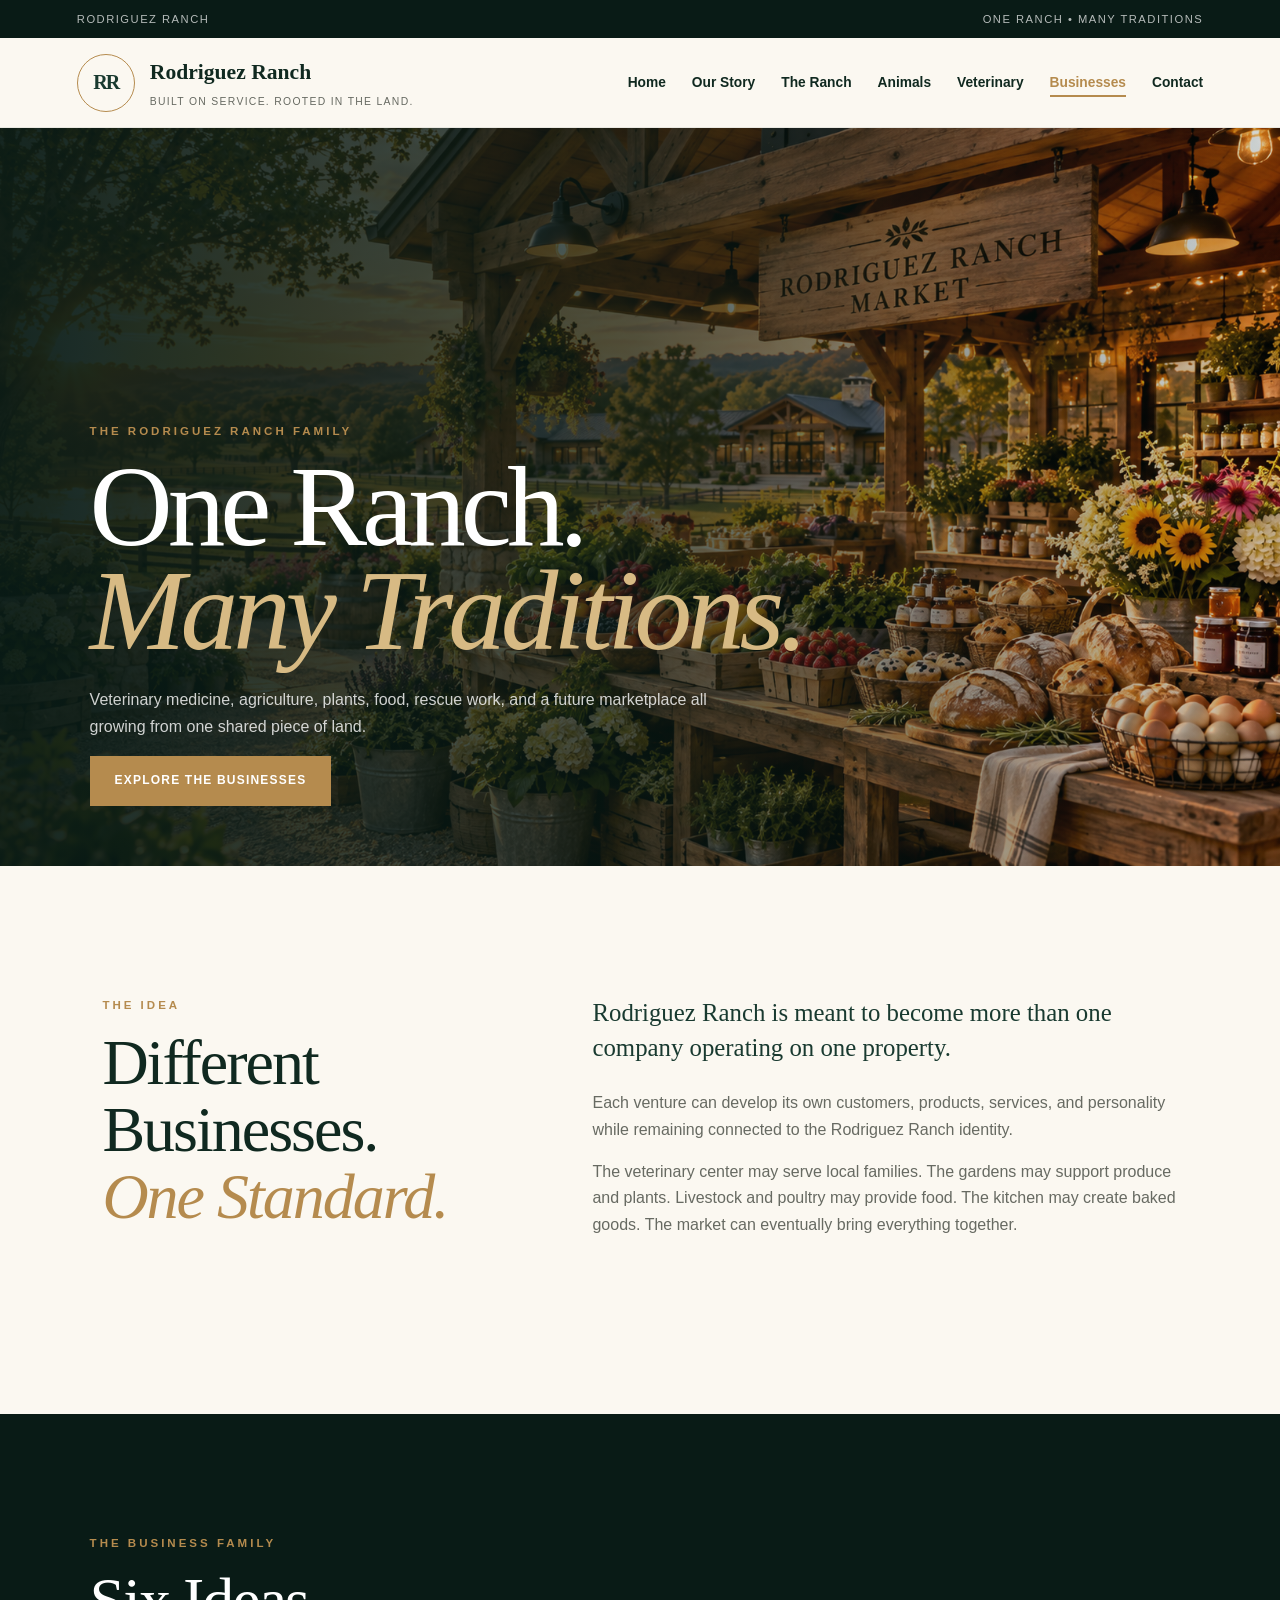
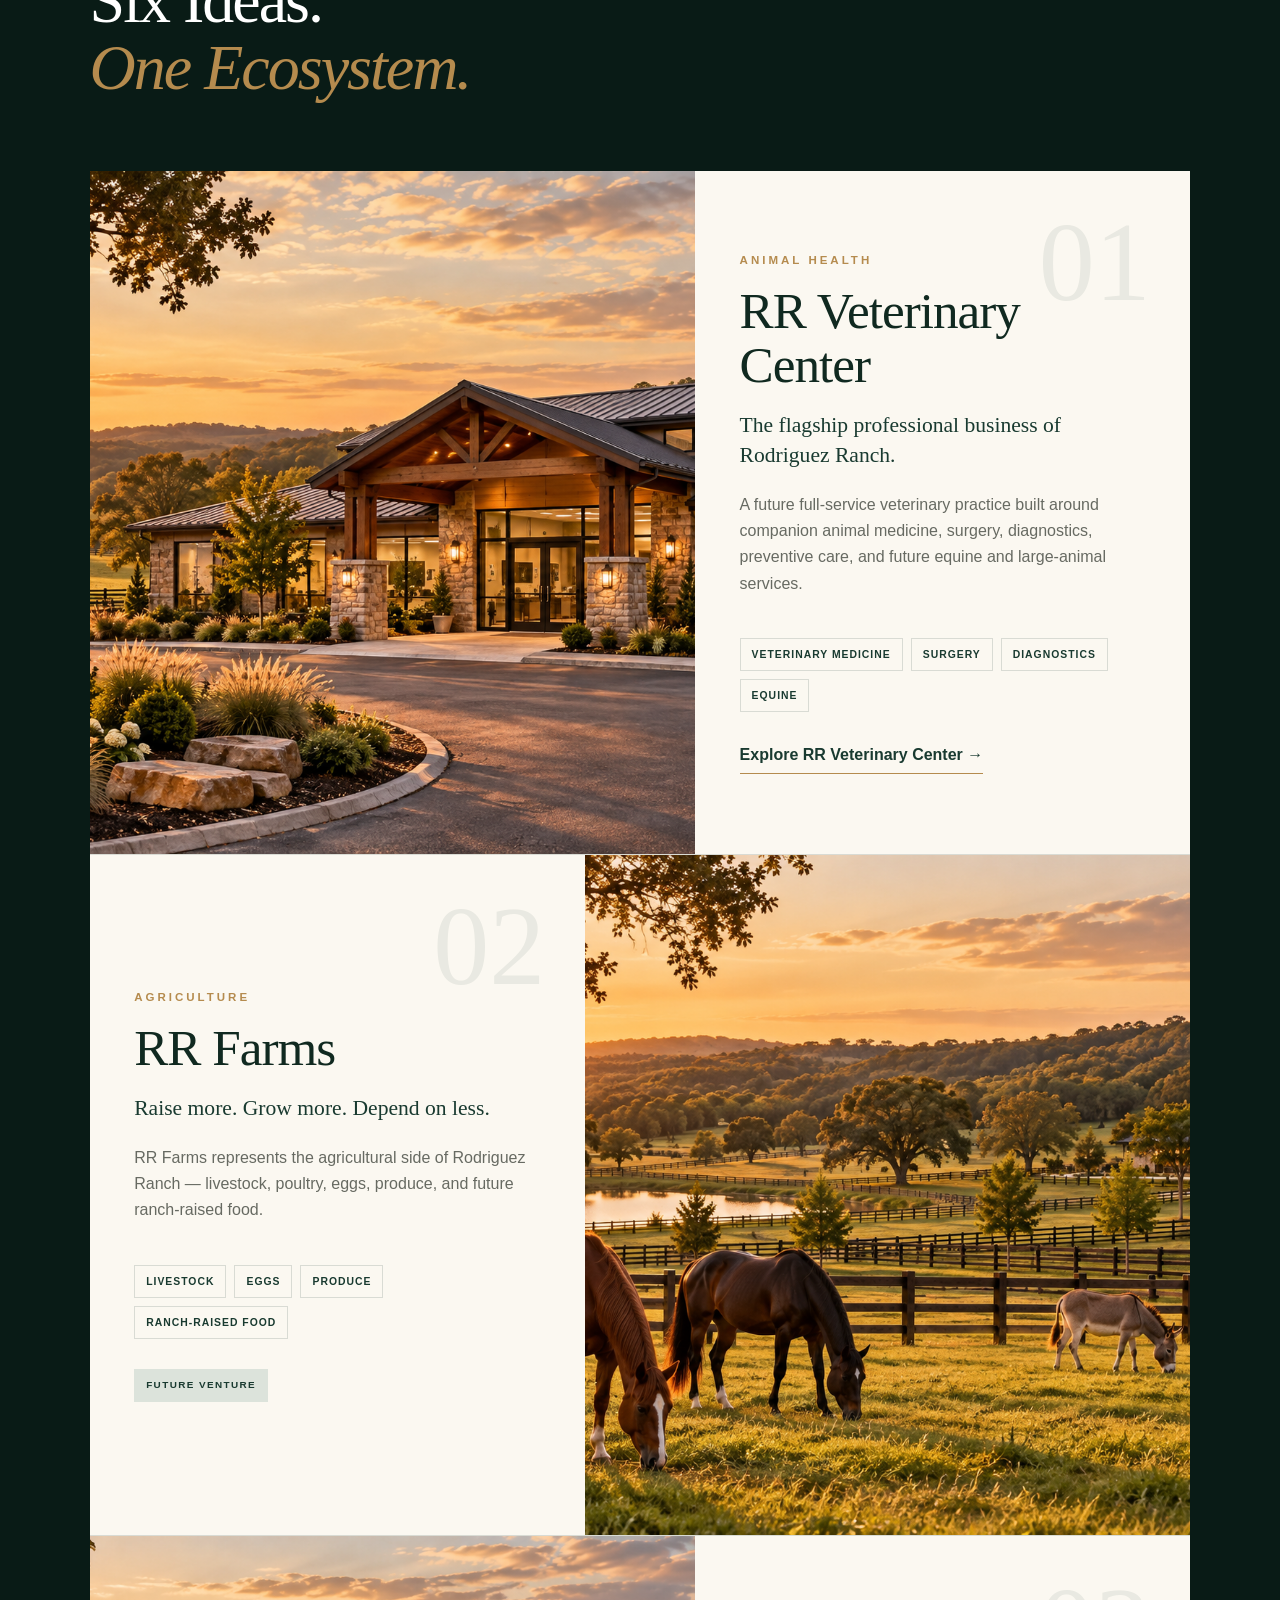
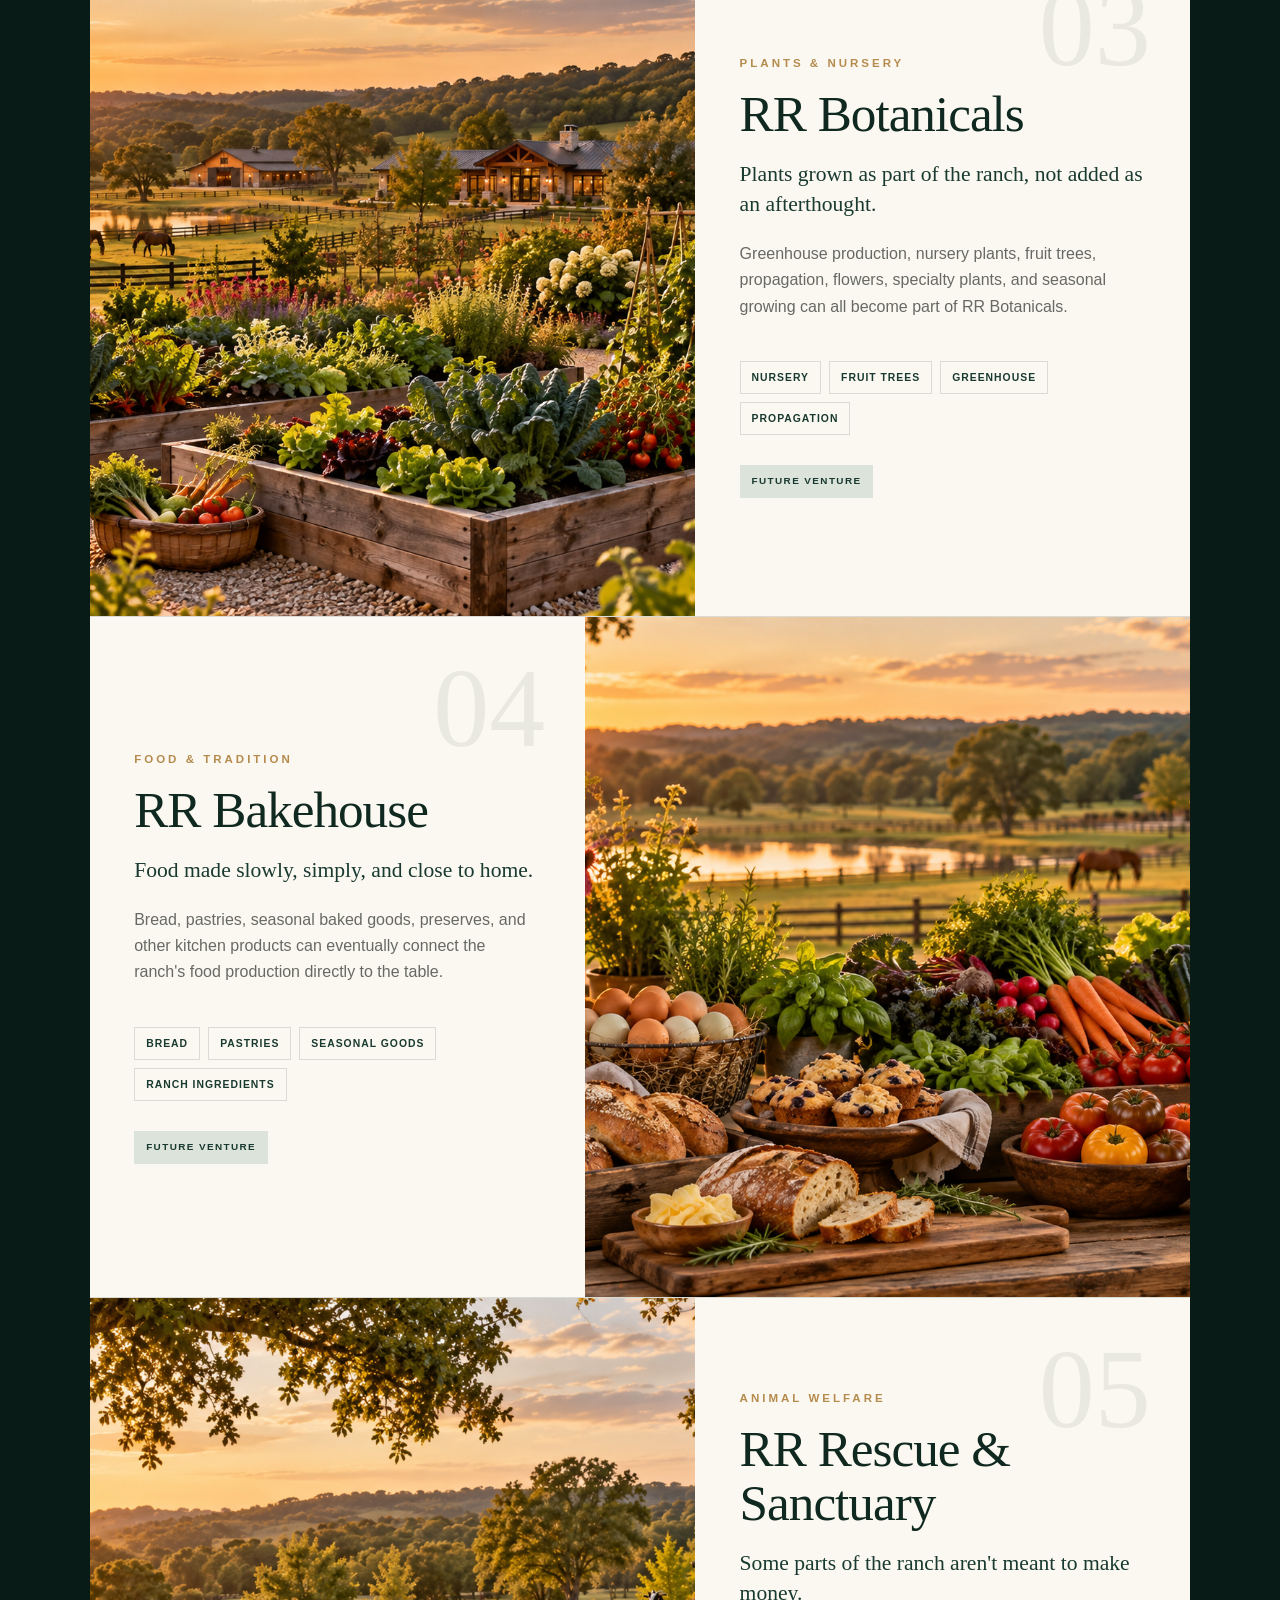
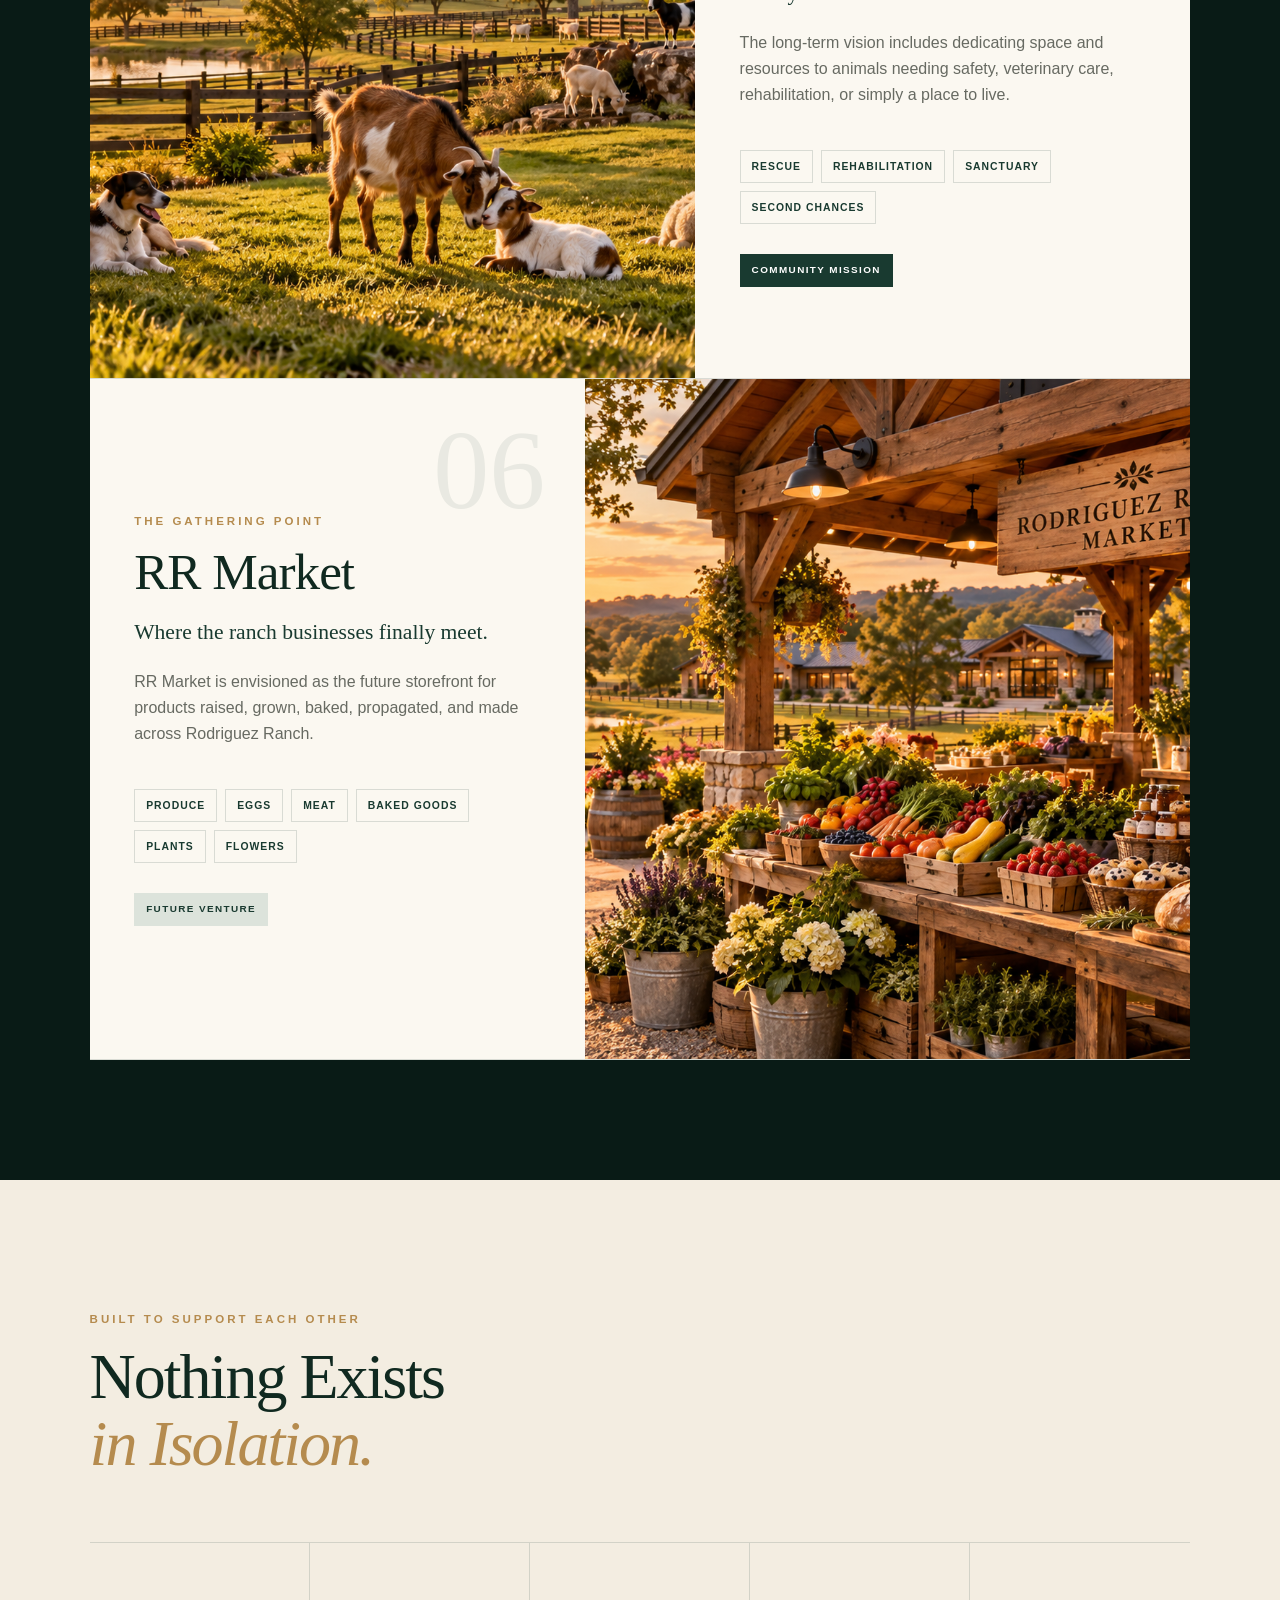
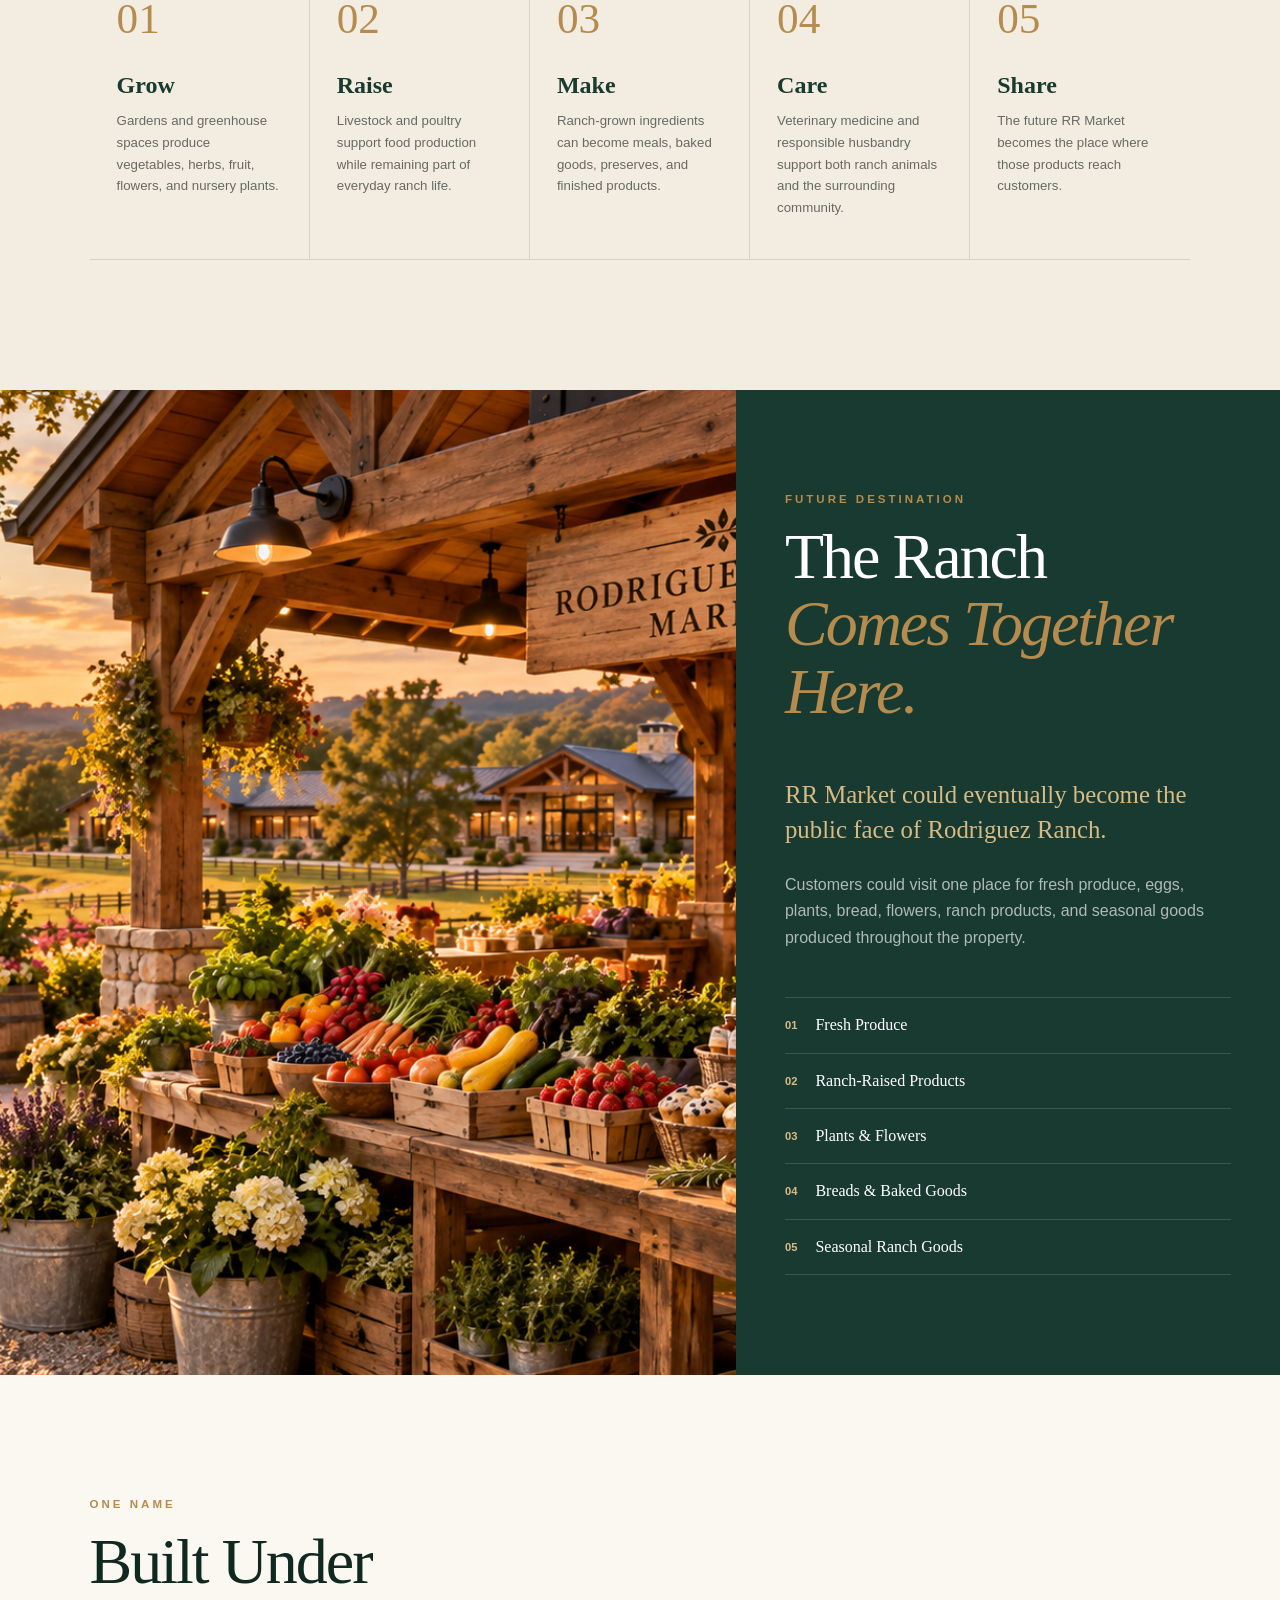
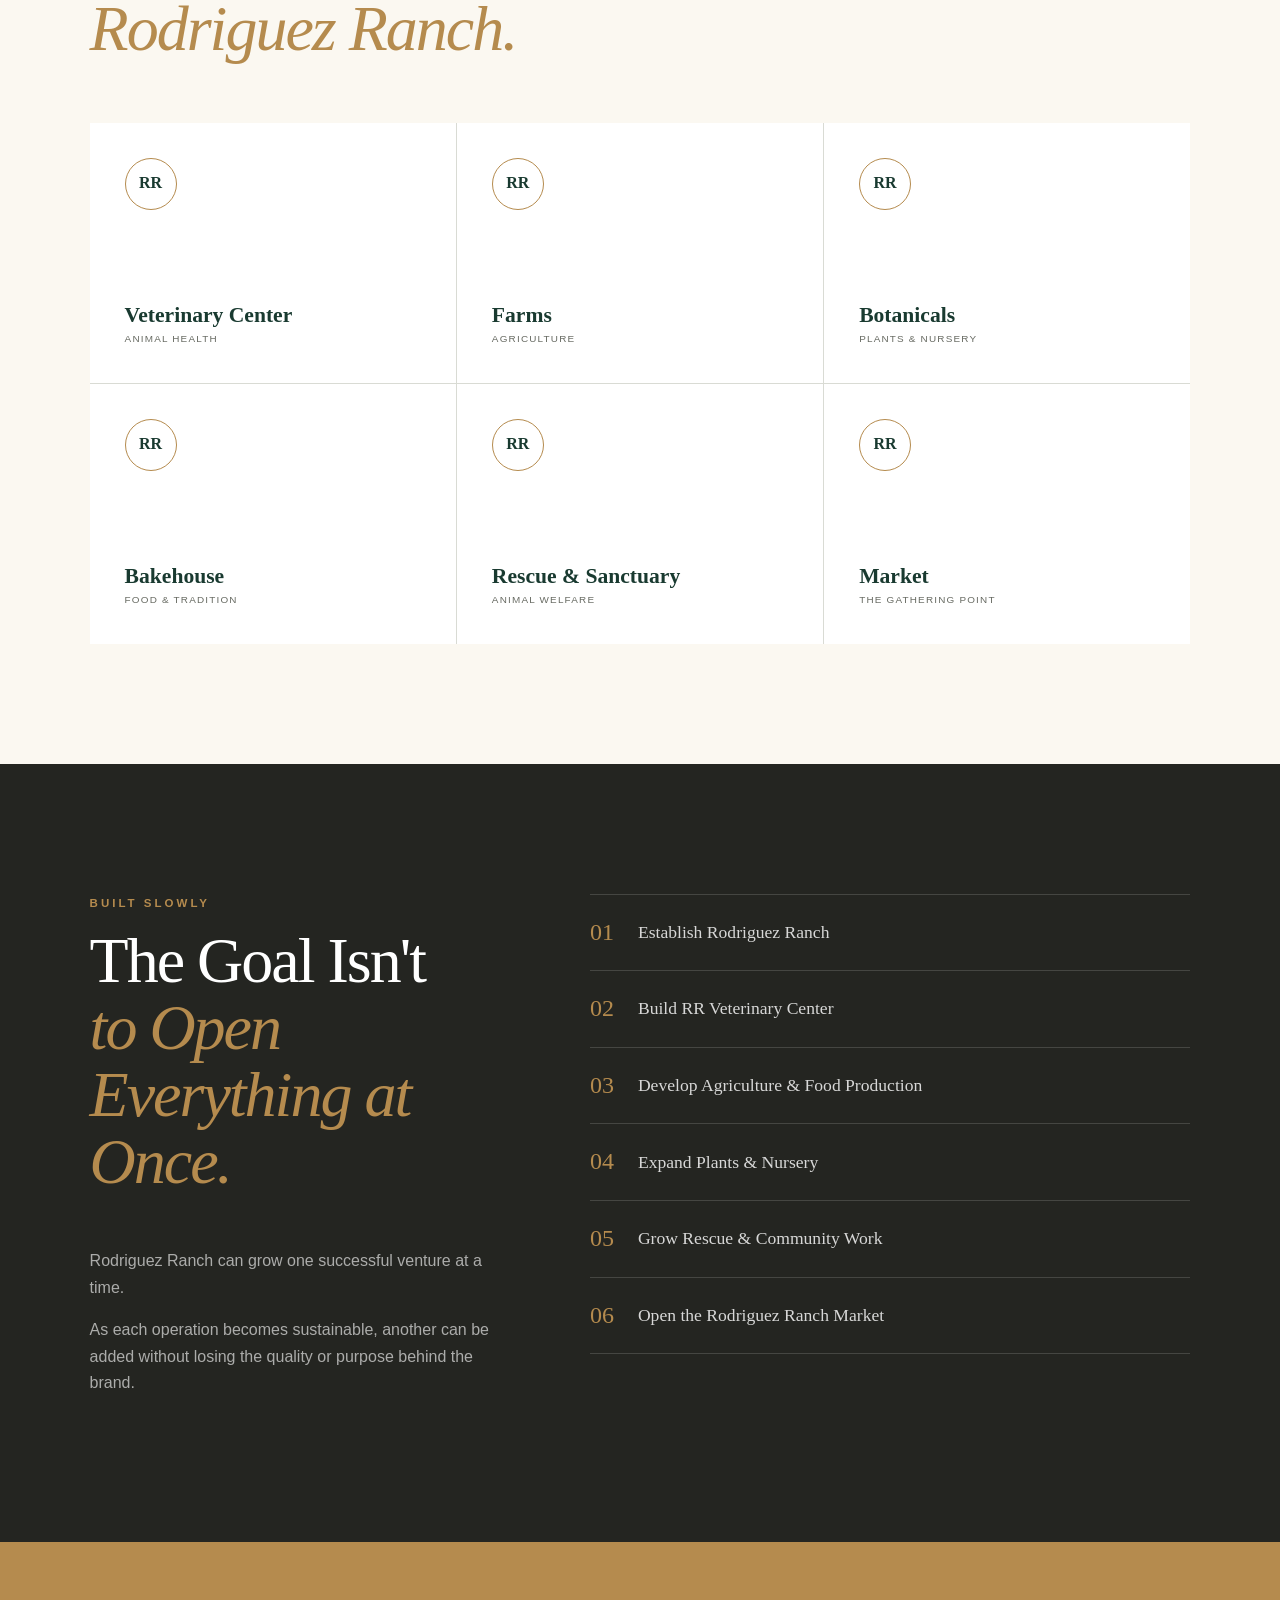
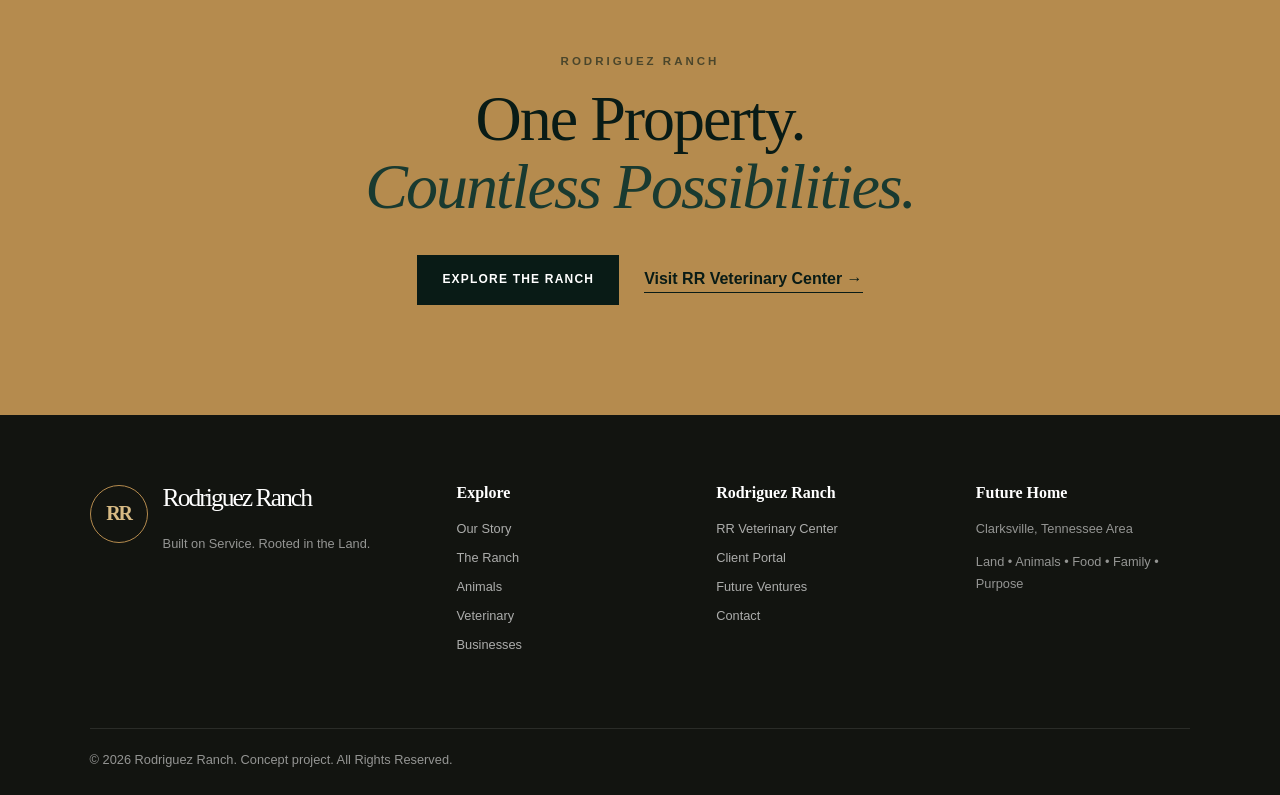
<file: businesses.html>
<!DOCTYPE html>
<html lang="en">

<head>
  <meta charset="UTF-8">

  <meta
    name="viewport"
    content="width=device-width, initial-scale=1.0"
  >

  <meta
    name="description"
    content="Explore the future businesses and community ventures planned under the Rodriguez Ranch brand."
  >

  <title>Our Businesses | Rodriguez Ranch</title>

  <link rel="stylesheet" href="style.css">
</head>


<body class="businesses-page">

  <!-- =========================
       TOP BAR
  ========================== -->

  <div class="top-bar">
    <p>Rodriguez Ranch</p>
    <p>One Ranch • Many Traditions</p>
  </div>


  <!-- =========================
       HEADER
  ========================== -->

  <header>

    <a href="index.html" class="brand">

      <div class="brand-mark">
        RR
      </div>

      <div class="brand-text">

        <p class="brand-name">
          Rodriguez Ranch
        </p>

        <p class="brand-tagline">
          Built on Service. Rooted in the Land.
        </p>

      </div>

    </a>


    <nav aria-label="Main navigation">

  <ul>

    <li>
      <a href="index.html">Home</a>
    </li>

    <li>
      <a href="story.html">Our Story</a>
    </li>

    <li>
      <a href="ranch.html">The Ranch</a>
    </li>

    <li>
      <a href="animals.html">Animals</a>
    </li>

    <li>
      <a href="veterinary.html">Veterinary</a>
    </li>

    <li>
      <a href="businesses.html">Businesses</a>
    </li>

    <li>
      <a href="contact.html">Contact</a>
    </li>

  </ul>

</nav>
  </header>



  <main>


    <!-- =========================
         HERO
    ========================== -->

    <section id="business-page-hero">

      <div class="business-page-hero-content">

        <p class="eyebrow">
          The Rodriguez Ranch Family
        </p>

        <h1>
          One Ranch.
          <span>Many Traditions.</span>
        </h1>

        <p>
          Veterinary medicine, agriculture, plants,
          food, rescue work, and a future marketplace
          all growing from one shared piece of land.
        </p>

        <a href="#ventures" class="button primary">
          Explore the Businesses
        </a>

      </div>

    </section>



    <!-- =========================
         BUSINESS PHILOSOPHY
    ========================== -->

    <section id="business-philosophy">

      <div>

        <p class="eyebrow">
          The Idea
        </p>

        <h2>
          Different Businesses.
          <span>One Standard.</span>
        </h2>

      </div>


      <div>

        <p class="large-copy">
          Rodriguez Ranch is meant to become more than
          one company operating on one property.
        </p>

        <p>
          Each venture can develop its own customers,
          products, services, and personality while
          remaining connected to the Rodriguez Ranch
          identity.
        </p>

        <p>
          The veterinary center may serve local families.
          The gardens may support produce and plants.
          Livestock and poultry may provide food.
          The kitchen may create baked goods.
          The market can eventually bring everything
          together.
        </p>

      </div>

    </section>



    <!-- =========================
         VENTURES INTRO
    ========================== -->

    <section id="ventures">

      <div class="businesses-heading">

        <p class="eyebrow">
          The Business Family
        </p>

        <h2>
          Six Ideas.
          <span>One Ecosystem.</span>
        </h2>

      </div>


      <div class="business-directory">


        <!-- =====================
             VETERINARY
        ====================== -->

        <article class="venture venture-veterinary">

          <div class="venture-image">

            <img
              src="images/veterinary/vet-center.png"
              alt="Concept exterior of RR Veterinary Center"
            >

          </div>


          <div class="venture-content">

            <div class="venture-number">
              01
            </div>

            <p class="eyebrow">
              Animal Health
            </p>

            <h3>
              RR Veterinary Center
            </h3>

            <p class="venture-lead">
              The flagship professional business of
              Rodriguez Ranch.
            </p>

            <p>
              A future full-service veterinary practice
              built around companion animal medicine,
              surgery, diagnostics, preventive care,
              and future equine and large-animal services.
            </p>


            <div class="venture-tags">

              <span>Veterinary Medicine</span>
              <span>Surgery</span>
              <span>Diagnostics</span>
              <span>Equine</span>

            </div>


            <a
              href="veterinary.html"
              class="venture-link"
            >
              Explore RR Veterinary Center →
            </a>

          </div>

        </article>



        <!-- =====================
             FARMS
        ====================== -->

        <article class="venture venture-farms">

          <div class="venture-content">

            <div class="venture-number">
              02
            </div>

            <p class="eyebrow">
              Agriculture
            </p>

            <h3>
              RR Farms
            </h3>

            <p class="venture-lead">
              Raise more. Grow more.
              Depend on less.
            </p>

            <p>
              RR Farms represents the agricultural side
              of Rodriguez Ranch — livestock, poultry,
              eggs, produce, and future ranch-raised food.
            </p>


            <div class="venture-tags">

              <span>Livestock</span>
              <span>Eggs</span>
              <span>Produce</span>
              <span>Ranch-Raised Food</span>

            </div>


            <div class="future-venture-badge">
              Future Venture
            </div>

          </div>


          <div class="venture-image">

            <img
              src="images/animals/mixed-pasture.png"
              alt="Mixed pasture animals at Rodriguez Ranch"
            >

          </div>

        </article>



        <!-- =====================
             BOTANICALS
        ====================== -->

        <article class="venture venture-botanicals">

          <div class="venture-image">

            <img
              src="images/gardens/garden-greenhouse.png"
              alt="Garden and greenhouse concept at Rodriguez Ranch"
            >

          </div>


          <div class="venture-content">

            <div class="venture-number">
              03
            </div>

            <p class="eyebrow">
              Plants &amp; Nursery
            </p>

            <h3>
              RR Botanicals
            </h3>

            <p class="venture-lead">
              Plants grown as part of the ranch,
              not added as an afterthought.
            </p>

            <p>
              Greenhouse production, nursery plants,
              fruit trees, propagation, flowers,
              specialty plants, and seasonal growing
              can all become part of RR Botanicals.
            </p>


            <div class="venture-tags">

              <span>Nursery</span>
              <span>Fruit Trees</span>
              <span>Greenhouse</span>
              <span>Propagation</span>

            </div>


            <div class="future-venture-badge">
              Future Venture
            </div>

          </div>

        </article>



        <!-- =====================
             BAKEHOUSE
        ====================== -->

        <article class="venture venture-bakehouse">

          <div class="venture-content">

            <div class="venture-number">
              04
            </div>

            <p class="eyebrow">
              Food &amp; Tradition
            </p>

            <h3>
              RR Bakehouse
            </h3>

            <p class="venture-lead">
              Food made slowly,
              simply, and close to home.
            </p>

            <p>
              Bread, pastries, seasonal baked goods,
              preserves, and other kitchen products
              can eventually connect the ranch's food
              production directly to the table.
            </p>


            <div class="venture-tags">

              <span>Bread</span>
              <span>Pastries</span>
              <span>Seasonal Goods</span>
              <span>Ranch Ingredients</span>

            </div>


            <div class="future-venture-badge">
              Future Venture
            </div>

          </div>


          <div class="venture-image">

            <img
              src="images/products/ranch-food.png"
              alt="Bread, produce and ranch food products"
            >

          </div>

        </article>



        <!-- =====================
             RESCUE
        ====================== -->

        <article class="venture venture-rescue">

          <div class="venture-image">

            <img
              src="images/animals/goats-sheep-dog.png"
              alt="Animals relaxing together on Rodriguez Ranch"
            >

          </div>


          <div class="venture-content">

            <div class="venture-number">
              05
            </div>

            <p class="eyebrow">
              Animal Welfare
            </p>

            <h3>
              RR Rescue &amp; Sanctuary
            </h3>

            <p class="venture-lead">
              Some parts of the ranch
              aren't meant to make money.
            </p>

            <p>
              The long-term vision includes dedicating
              space and resources to animals needing
              safety, veterinary care, rehabilitation,
              or simply a place to live.
            </p>


            <div class="venture-tags">

              <span>Rescue</span>
              <span>Rehabilitation</span>
              <span>Sanctuary</span>
              <span>Second Chances</span>

            </div>


            <div class="mission-badge">
              Community Mission
            </div>

          </div>

        </article>



        <!-- =====================
             MARKET
        ====================== -->

        <article
          class="venture venture-market"
          id="market"
        >

          <div class="venture-content">

            <div class="venture-number">
              06
            </div>

            <p class="eyebrow">
              The Gathering Point
            </p>

            <h3>
              RR Market
            </h3>

            <p class="venture-lead">
              Where the ranch businesses
              finally meet.
            </p>

            <p>
              RR Market is envisioned as the future
              storefront for products raised, grown,
              baked, propagated, and made across
              Rodriguez Ranch.
            </p>


            <div class="venture-tags">

              <span>Produce</span>
              <span>Eggs</span>
              <span>Meat</span>
              <span>Baked Goods</span>
              <span>Plants</span>
              <span>Flowers</span>

            </div>


            <div class="future-venture-badge">
              Future Venture
            </div>

          </div>


          <div class="venture-image">

            <img
              src="images/products/ranch-market.png"
              alt="Concept Rodriguez Ranch Market"
            >

          </div>

        </article>


      </div>

    </section>



    <!-- =========================
         HOW THEY CONNECT
    ========================== -->

    <section id="business-ecosystem">

      <div class="ecosystem-heading">

        <p class="eyebrow">
          Built to Support Each Other
        </p>

        <h2>
          Nothing Exists
          <span>in Isolation.</span>
        </h2>

      </div>


      <div class="ecosystem-flow">


        <article>

          <span>01</span>

          <h3>
            Grow
          </h3>

          <p>
            Gardens and greenhouse spaces produce
            vegetables, herbs, fruit, flowers,
            and nursery plants.
          </p>

        </article>


        <article>

          <span>02</span>

          <h3>
            Raise
          </h3>

          <p>
            Livestock and poultry support food
            production while remaining part of
            everyday ranch life.
          </p>

        </article>


        <article>

          <span>03</span>

          <h3>
            Make
          </h3>

          <p>
            Ranch-grown ingredients can become
            meals, baked goods, preserves, and
            finished products.
          </p>

        </article>


        <article>

          <span>04</span>

          <h3>
            Care
          </h3>

          <p>
            Veterinary medicine and responsible
            husbandry support both ranch animals
            and the surrounding community.
          </p>

        </article>


        <article>

          <span>05</span>

          <h3>
            Share
          </h3>

          <p>
            The future RR Market becomes the place
            where those products reach customers.
          </p>

        </article>


      </div>

    </section>



    <!-- =========================
         MARKET FEATURE
    ========================== -->

    <section id="market-feature">

      <div class="market-feature-image">

        <img
          src="images/products/ranch-market.png"
          alt="Rodriguez Ranch Market concept"
        >

      </div>


      <div class="market-feature-copy">

        <p class="eyebrow">
          Future Destination
        </p>

        <h2>
          The Ranch
          <span>Comes Together Here.</span>
        </h2>

        <p class="large-copy">
          RR Market could eventually become the
          public face of Rodriguez Ranch.
        </p>

        <p>
          Customers could visit one place for fresh
          produce, eggs, plants, bread, flowers,
          ranch products, and seasonal goods produced
          throughout the property.
        </p>


        <div class="market-list">

          <div>
            <span>01</span>
            <p>Fresh Produce</p>
          </div>

          <div>
            <span>02</span>
            <p>Ranch-Raised Products</p>
          </div>

          <div>
            <span>03</span>
            <p>Plants &amp; Flowers</p>
          </div>

          <div>
            <span>04</span>
            <p>Breads &amp; Baked Goods</p>
          </div>

          <div>
            <span>05</span>
            <p>Seasonal Ranch Goods</p>
          </div>

        </div>

      </div>

    </section>



    <!-- =========================
         BRAND SYSTEM
    ========================== -->

    <section id="brand-family">

      <div class="brand-family-heading">

        <p class="eyebrow">
          One Name
        </p>

        <h2>
          Built Under
          <span>Rodriguez Ranch.</span>
        </h2>

      </div>


      <div class="brand-family-grid">


        <article>
          <div class="mini-brand-mark">RR</div>
          <h3>Veterinary Center</h3>
          <span>Animal Health</span>
        </article>


        <article>
          <div class="mini-brand-mark">RR</div>
          <h3>Farms</h3>
          <span>Agriculture</span>
        </article>


        <article>
          <div class="mini-brand-mark">RR</div>
          <h3>Botanicals</h3>
          <span>Plants &amp; Nursery</span>
        </article>


        <article>
          <div class="mini-brand-mark">RR</div>
          <h3>Bakehouse</h3>
          <span>Food &amp; Tradition</span>
        </article>


        <article>
          <div class="mini-brand-mark">RR</div>
          <h3>Rescue &amp; Sanctuary</h3>
          <span>Animal Welfare</span>
        </article>


        <article>
          <div class="mini-brand-mark">RR</div>
          <h3>Market</h3>
          <span>The Gathering Point</span>
        </article>


      </div>

    </section>



    <!-- =========================
         GROWTH PHILOSOPHY
    ========================== -->

    <section id="growth">

      <div class="growth-copy">

        <p class="eyebrow">
          Built Slowly
        </p>

        <h2>
          The Goal Isn't
          <span>to Open Everything at Once.</span>
        </h2>

        <p>
          Rodriguez Ranch can grow one successful
          venture at a time.
        </p>

        <p>
          As each operation becomes sustainable,
          another can be added without losing the
          quality or purpose behind the brand.
        </p>

      </div>


      <div class="growth-roadmap">


        <article>

          <span>01</span>

          <p>
            Establish Rodriguez Ranch
          </p>

        </article>


        <article>

          <span>02</span>

          <p>
            Build RR Veterinary Center
          </p>

        </article>


        <article>

          <span>03</span>

          <p>
            Develop Agriculture &amp; Food Production
          </p>

        </article>


        <article>

          <span>04</span>

          <p>
            Expand Plants &amp; Nursery
          </p>

        </article>


        <article>

          <span>05</span>

          <p>
            Grow Rescue &amp; Community Work
          </p>

        </article>


        <article>

          <span>06</span>

          <p>
            Open the Rodriguez Ranch Market
          </p>

        </article>


      </div>

    </section>



    <!-- =========================
         FINAL CTA
    ========================== -->

    <section id="business-final">

      <p class="eyebrow">
        Rodriguez Ranch
      </p>

      <h2>
        One Property.
        <span>Countless Possibilities.</span>
      </h2>


      <div class="business-final-actions">

        <a
          href="ranch.html"
          class="button ranch-dark-button"
        >
          Explore the Ranch
        </a>

        <a
          href="veterinary.html"
          class="business-final-link"
        >
          Visit RR Veterinary Center →
        </a>

      </div>

    </section>

  </main>



  <!-- =========================
       FOOTER
  ========================== -->

  <footer>

  <div class="footer-brand">

    <div class="brand-mark">
      RR
    </div>

    <div>

      <h2>
        Rodriguez Ranch
      </h2>

      <p>
        Built on Service. Rooted in the Land.
      </p>

    </div>

  </div>


  <div>

    <h3>
      Explore
    </h3>

    <ul>
      <li><a href="story.html">Our Story</a></li>
      <li><a href="ranch.html">The Ranch</a></li>
      <li><a href="animals.html">Animals</a></li>
      <li><a href="veterinary.html">Veterinary</a></li>
      <li><a href="businesses.html">Businesses</a></li>
    </ul>

  </div>


  <div>

    <h3>
      Rodriguez Ranch
    </h3>

    <ul>
      <li><a href="veterinary.html">RR Veterinary Center</a></li>
      <li><a href="portal.html">Client Portal</a></li>
      <li><a href="businesses.html">Future Ventures</a></li>
      <li><a href="contact.html">Contact</a></li>
    </ul>

  </div>


  <div>

    <h3>
      Future Home
    </h3>

    <p>
      Clarksville, Tennessee Area
    </p>

    <p>
      Land • Animals • Food • Family • Purpose
    </p>

  </div>


  <p class="copyright">
    &copy; 2026 Rodriguez Ranch.
    Concept Project. All Rights Reserved.
  </p>

</footer>


  <script src="script.js"></script>

</body>

</html>
</file>
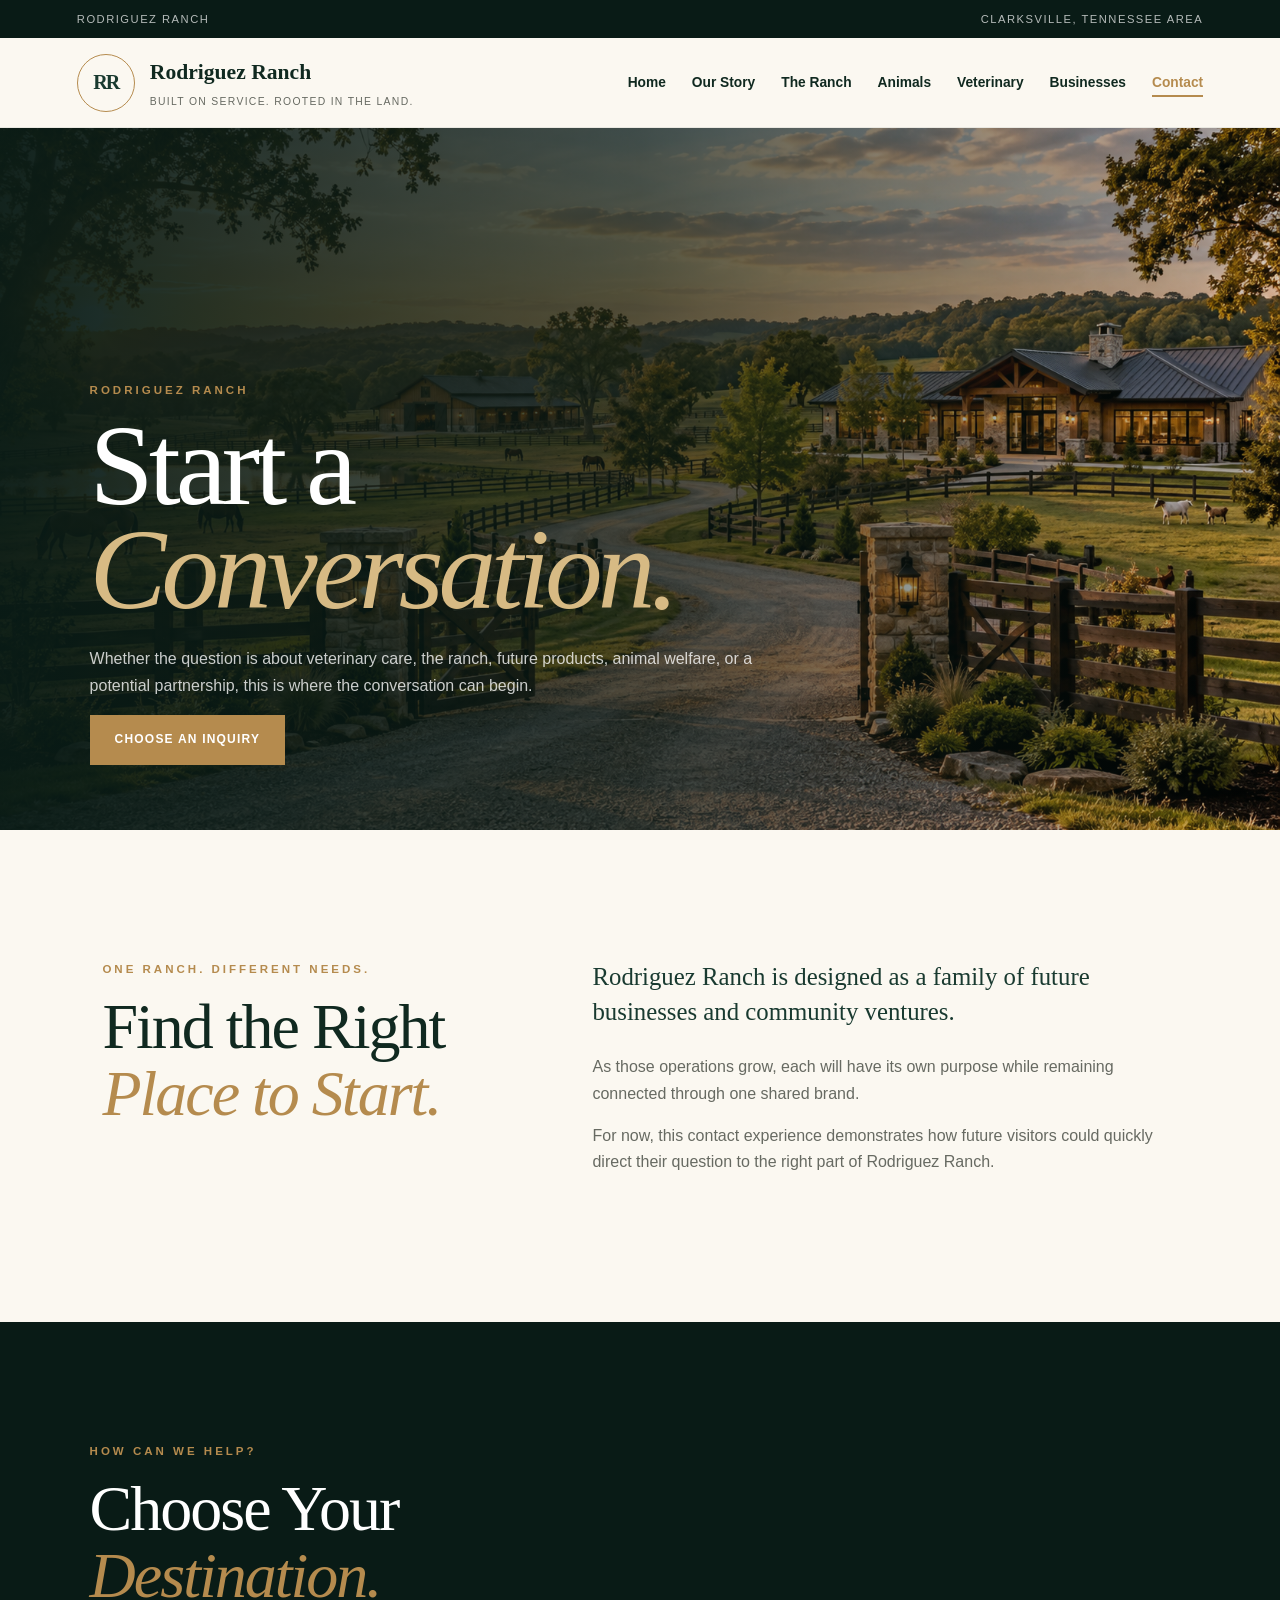
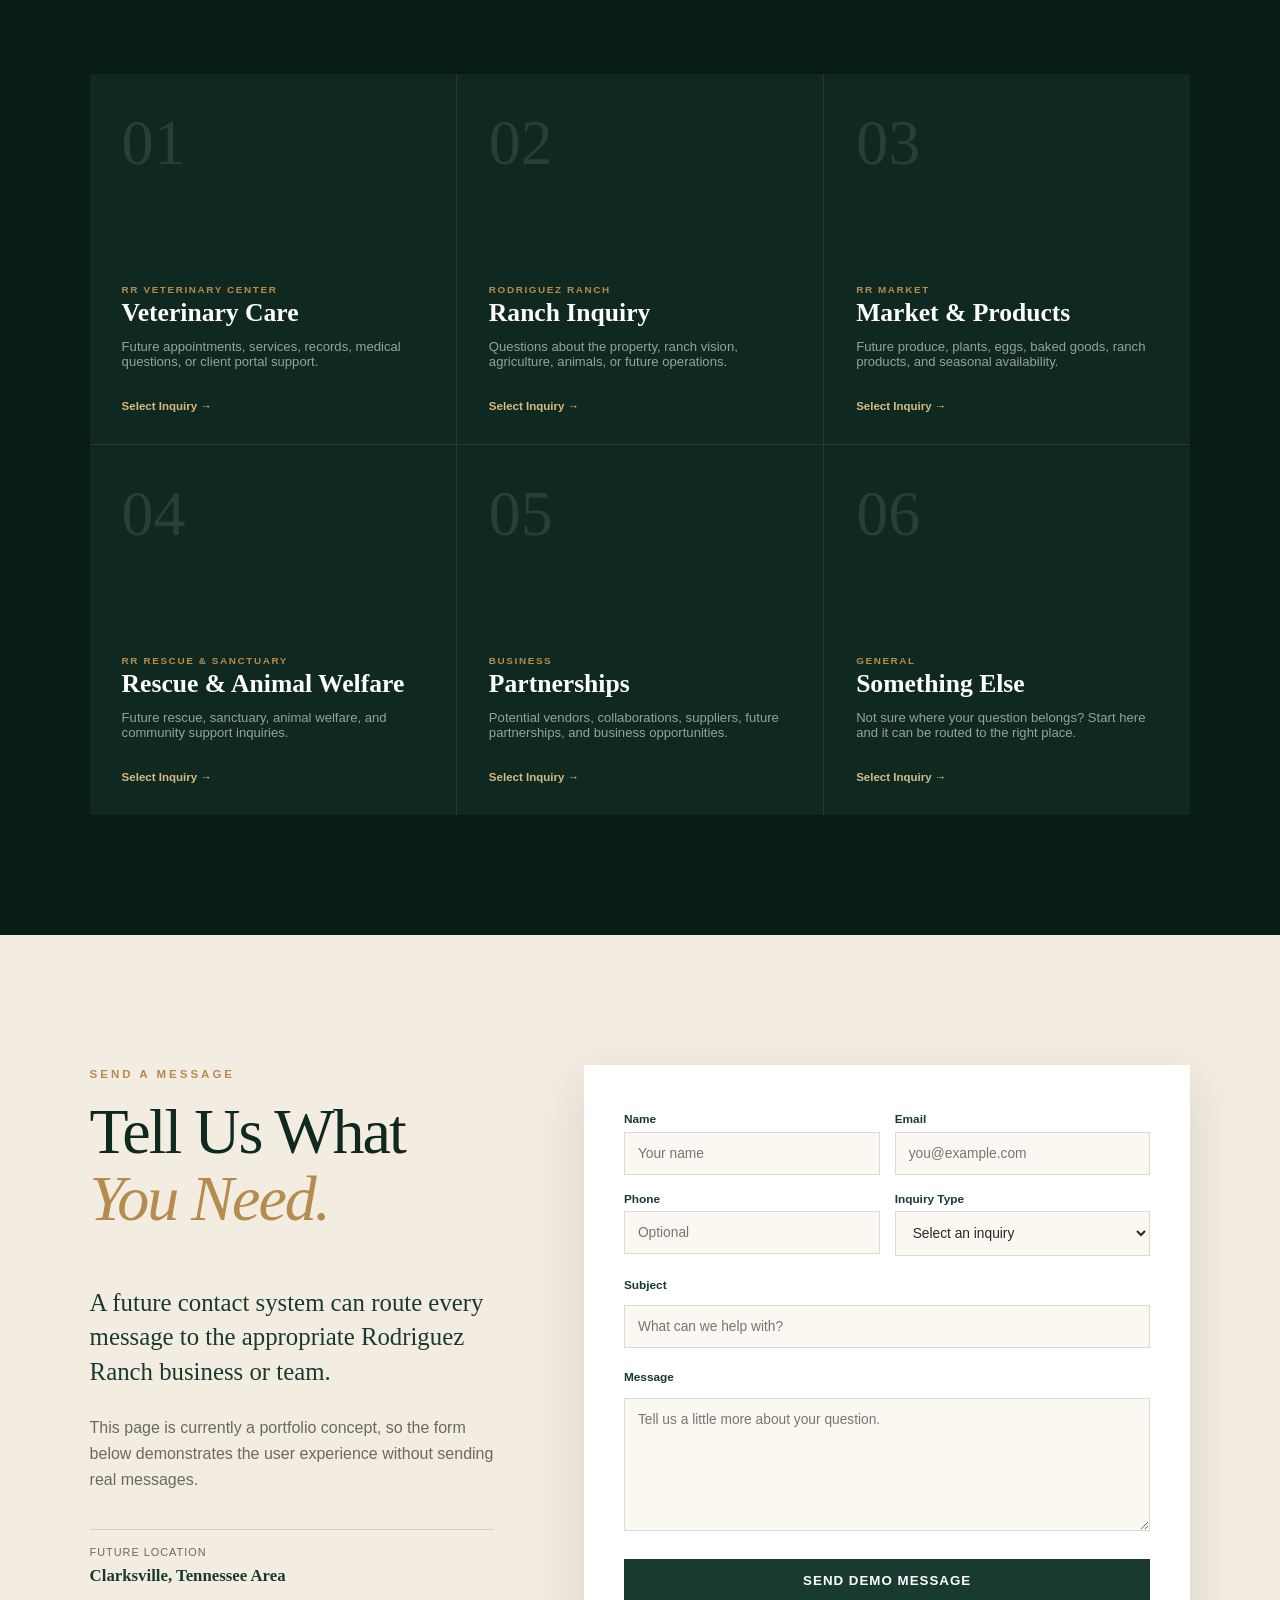
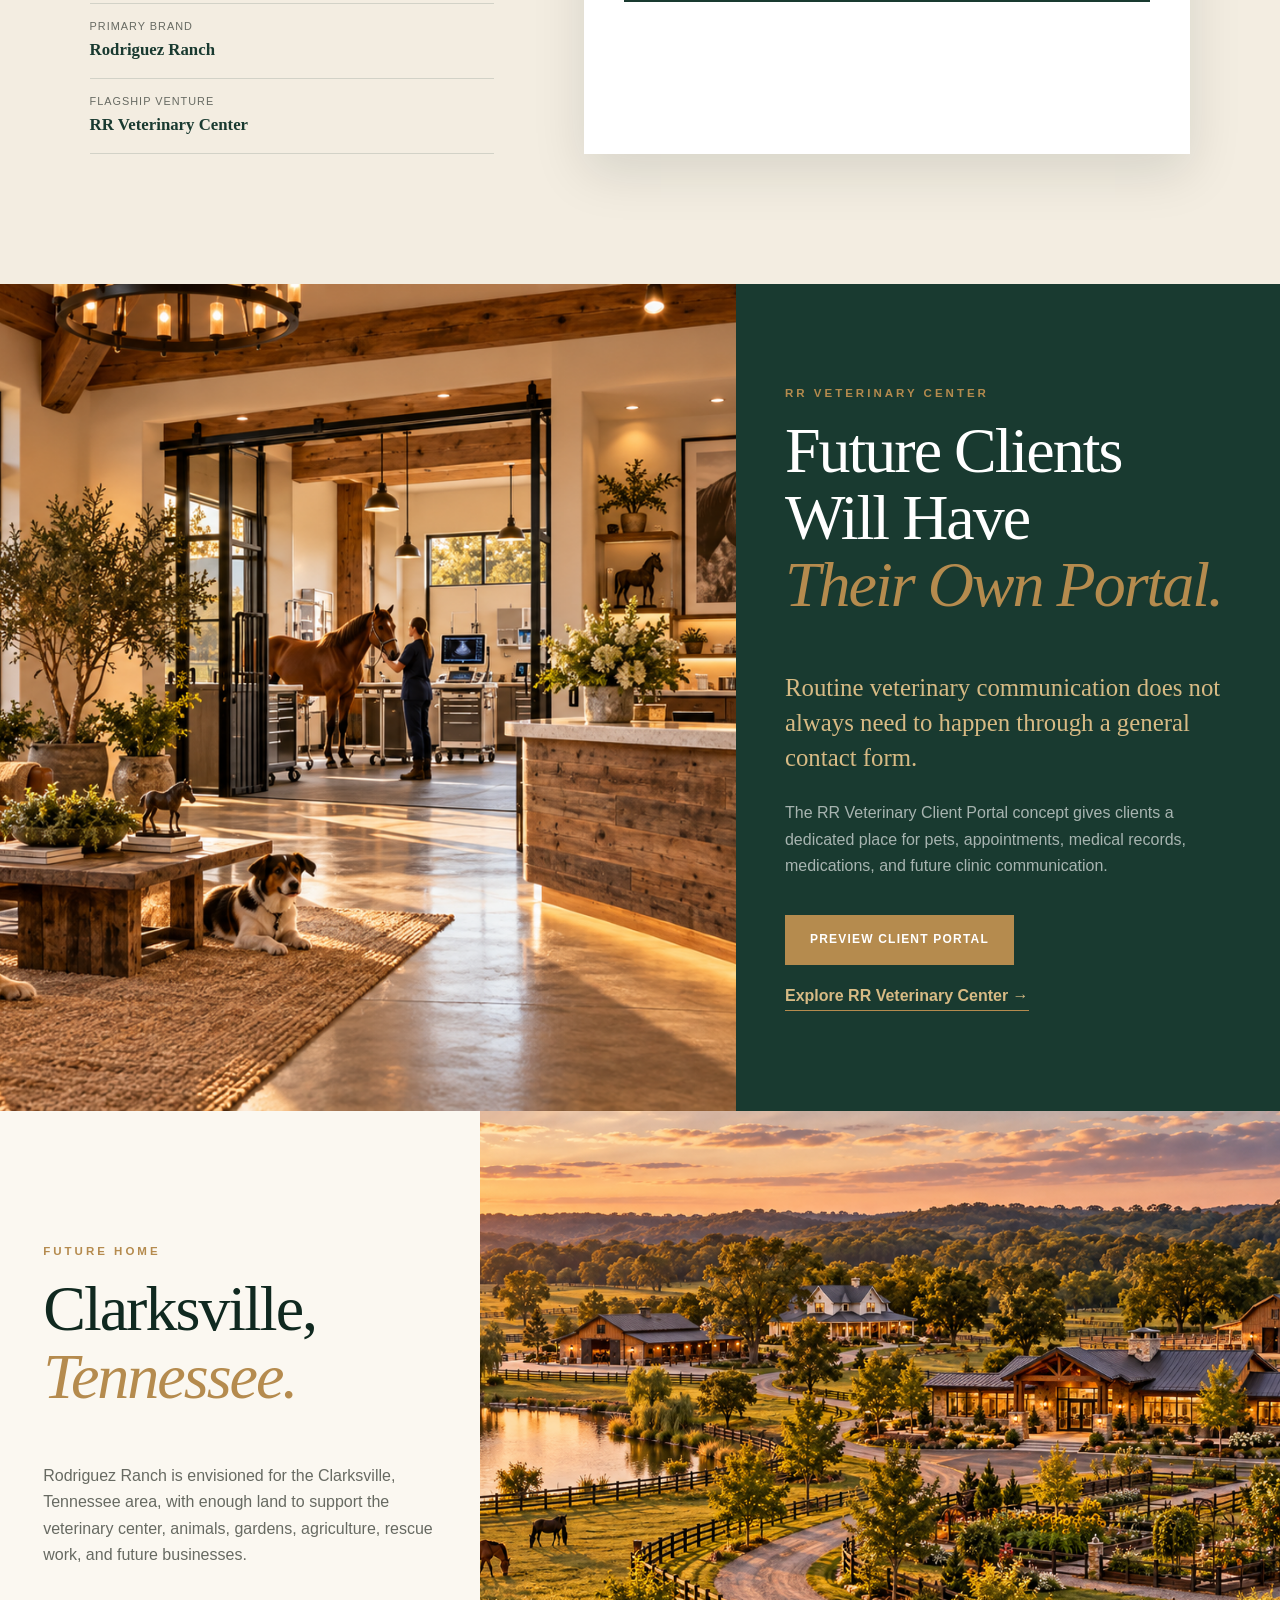
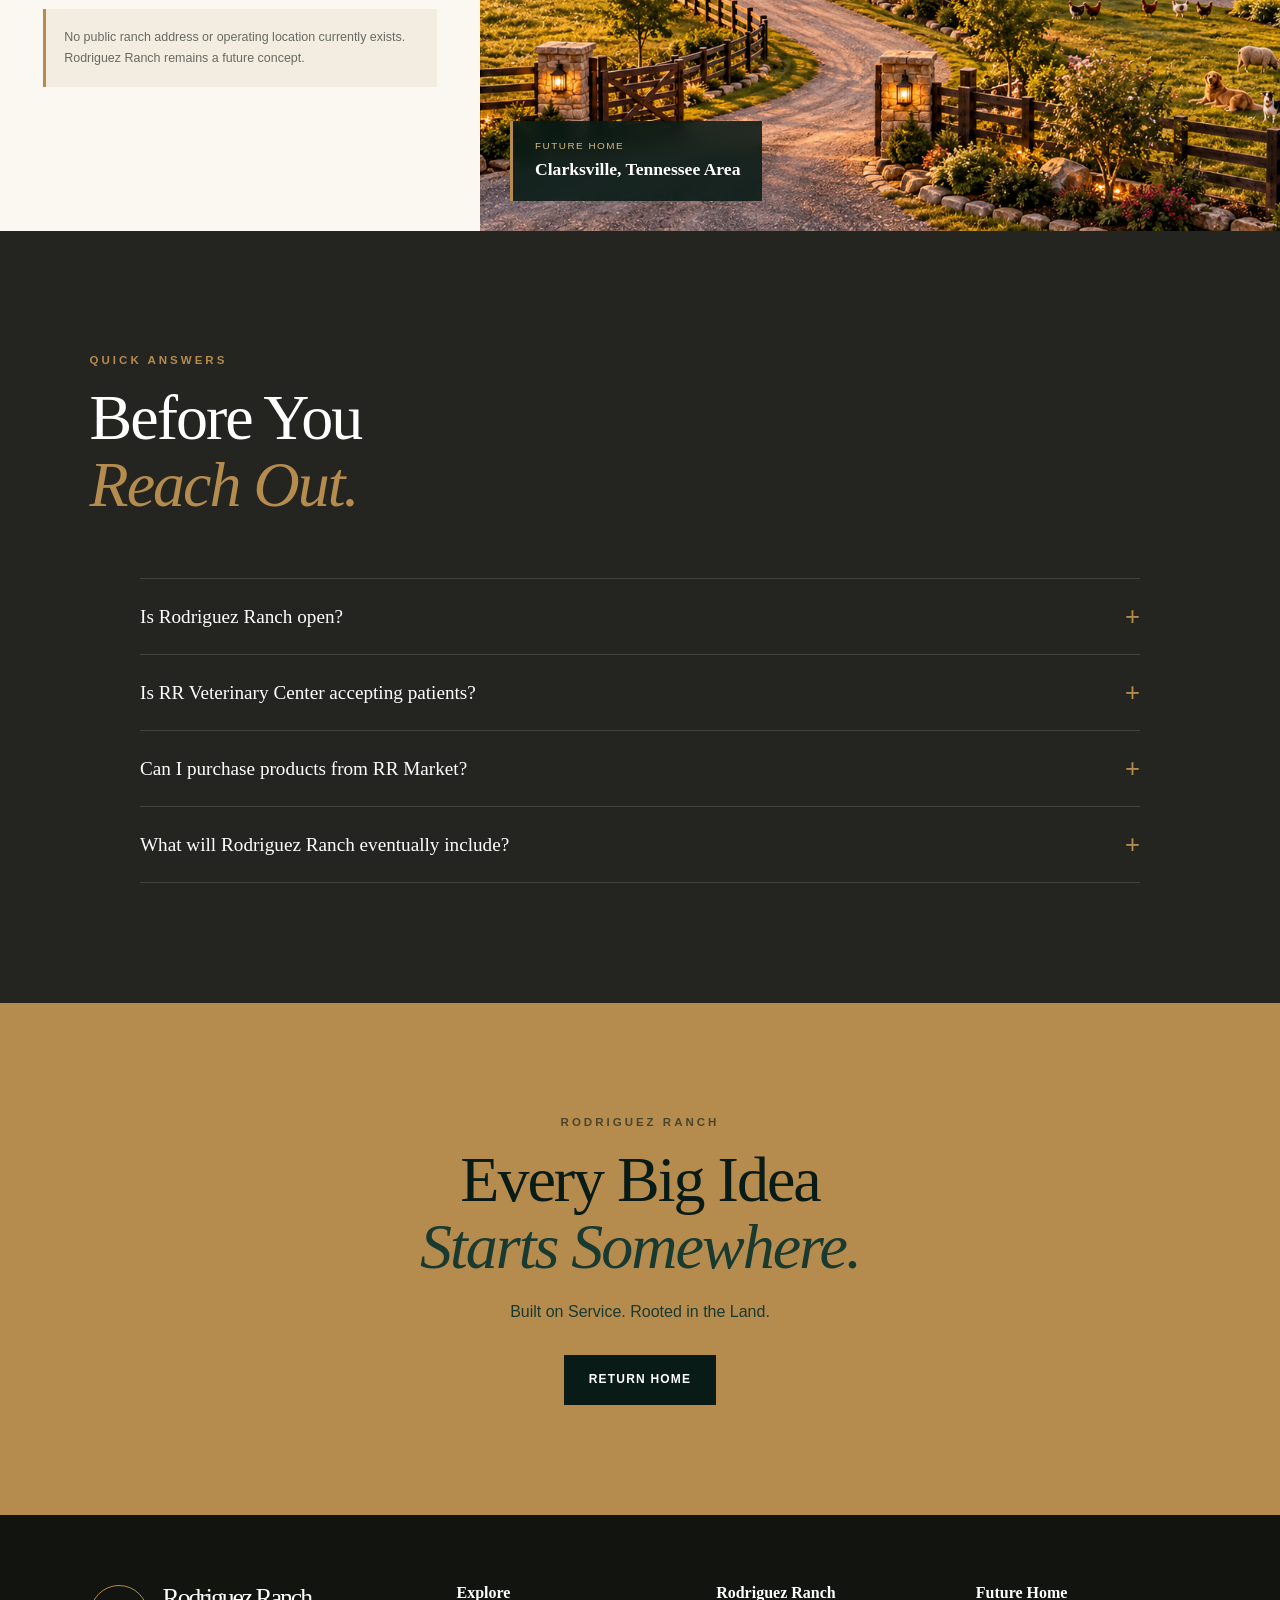
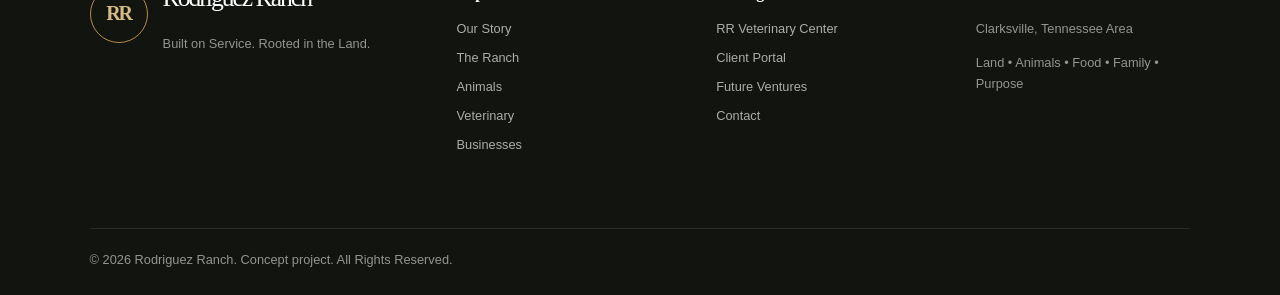
<file: contact.html>
<!DOCTYPE html>
<html lang="en">

<head>
  <meta charset="UTF-8">

  <meta
    name="viewport"
    content="width=device-width, initial-scale=1.0"
  >

  <meta
    name="description"
    content="Contact Rodriguez Ranch and explore future veterinary, ranch, market, rescue, and business inquiries."
  >

  <title>Contact | Rodriguez Ranch</title>

  <link rel="stylesheet" href="style.css">
</head>


<body class="contact-page">


  <!-- =========================
       TOP BAR
  ========================== -->

  <div class="top-bar">
    <p>Rodriguez Ranch</p>
    <p>Clarksville, Tennessee Area</p>
  </div>


  <!-- =========================
       HEADER
  ========================== -->

  <header>

    <a href="index.html" class="brand">

      <div class="brand-mark">
        RR
      </div>

      <div class="brand-text">

        <p class="brand-name">
          Rodriguez Ranch
        </p>

        <p class="brand-tagline">
          Built on Service. Rooted in the Land.
        </p>

      </div>

    </a>


    <nav aria-label="Main navigation">

  <ul>

    <li>
      <a href="index.html">Home</a>
    </li>

    <li>
      <a href="story.html">Our Story</a>
    </li>

    <li>
      <a href="ranch.html">The Ranch</a>
    </li>

    <li>
      <a href="animals.html">Animals</a>
    </li>

    <li>
      <a href="veterinary.html">Veterinary</a>
    </li>

    <li>
      <a href="businesses.html">Businesses</a>
    </li>

    <li>
      <a href="contact.html">Contact</a>
    </li>

  </ul>

</nav>

  </header>



  <main>


    <!-- =========================
         HERO
    ========================== -->

    <section id="contact-page-hero">

      <div class="contact-hero-content">

        <p class="eyebrow">
          Rodriguez Ranch
        </p>

        <h1>
          Start a
          <span>Conversation.</span>
        </h1>

        <p>
          Whether the question is about veterinary care,
          the ranch, future products, animal welfare, or
          a potential partnership, this is where the
          conversation can begin.
        </p>

        <a
          href="#contact-options"
          class="button primary"
        >
          Choose an Inquiry
        </a>

      </div>

    </section>



    <!-- =========================
         INTRO
    ========================== -->

    <section id="contact-intro">

      <div>

        <p class="eyebrow">
          One Ranch. Different Needs.
        </p>

        <h2>
          Find the Right
          <span>Place to Start.</span>
        </h2>

      </div>


      <div>

        <p class="large-copy">
          Rodriguez Ranch is designed as a family of
          future businesses and community ventures.
        </p>

        <p>
          As those operations grow, each will have its
          own purpose while remaining connected through
          one shared brand.
        </p>

        <p>
          For now, this contact experience demonstrates
          how future visitors could quickly direct their
          question to the right part of Rodriguez Ranch.
        </p>

      </div>

    </section>



    <!-- =========================
         CONTACT OPTIONS
    ========================== -->

    <section id="contact-options">

      <div class="contact-options-heading">

        <p class="eyebrow">
          How Can We Help?
        </p>

        <h2>
          Choose Your
          <span>Destination.</span>
        </h2>

      </div>


      <div class="contact-option-grid">


        <button
          type="button"
          class="contact-option-card"
          data-inquiry="Veterinary Care"
        >

          <span class="contact-option-number">
            01
          </span>

          <p class="contact-option-label">
            RR Veterinary Center
          </p>

          <h3>
            Veterinary Care
          </h3>

          <p>
            Future appointments, services,
            records, medical questions, or
            client portal support.
          </p>

          <strong>
            Select Inquiry →
          </strong>

        </button>



        <button
          type="button"
          class="contact-option-card"
          data-inquiry="Ranch Inquiry"
        >

          <span class="contact-option-number">
            02
          </span>

          <p class="contact-option-label">
            Rodriguez Ranch
          </p>

          <h3>
            Ranch Inquiry
          </h3>

          <p>
            Questions about the property,
            ranch vision, agriculture, animals,
            or future operations.
          </p>

          <strong>
            Select Inquiry →
          </strong>

        </button>



        <button
          type="button"
          class="contact-option-card"
          data-inquiry="Market & Products"
        >

          <span class="contact-option-number">
            03
          </span>

          <p class="contact-option-label">
            RR Market
          </p>

          <h3>
            Market &amp; Products
          </h3>

          <p>
            Future produce, plants, eggs,
            baked goods, ranch products,
            and seasonal availability.
          </p>

          <strong>
            Select Inquiry →
          </strong>

        </button>



        <button
          type="button"
          class="contact-option-card"
          data-inquiry="Rescue & Animal Welfare"
        >

          <span class="contact-option-number">
            04
          </span>

          <p class="contact-option-label">
            RR Rescue &amp; Sanctuary
          </p>

          <h3>
            Rescue &amp; Animal Welfare
          </h3>

          <p>
            Future rescue, sanctuary,
            animal welfare, and community
            support inquiries.
          </p>

          <strong>
            Select Inquiry →
          </strong>

        </button>



        <button
          type="button"
          class="contact-option-card"
          data-inquiry="Business Partnership"
        >

          <span class="contact-option-number">
            05
          </span>

          <p class="contact-option-label">
            Business
          </p>

          <h3>
            Partnerships
          </h3>

          <p>
            Potential vendors, collaborations,
            suppliers, future partnerships,
            and business opportunities.
          </p>

          <strong>
            Select Inquiry →
          </strong>

        </button>



        <button
          type="button"
          class="contact-option-card"
          data-inquiry="General Inquiry"
        >

          <span class="contact-option-number">
            06
          </span>

          <p class="contact-option-label">
            General
          </p>

          <h3>
            Something Else
          </h3>

          <p>
            Not sure where your question belongs?
            Start here and it can be routed to the
            right place.
          </p>

          <strong>
            Select Inquiry →
          </strong>

        </button>


      </div>

    </section>



    <!-- =========================
         CONTACT FORM
    ========================== -->

    <section id="contact-form-section">


      <div class="contact-form-copy">

        <p class="eyebrow">
          Send a Message
        </p>

        <h2>
          Tell Us What
          <span>You Need.</span>
        </h2>

        <p class="large-copy">
          A future contact system can route every
          message to the appropriate Rodriguez Ranch
          business or team.
        </p>

        <p>
          This page is currently a portfolio concept,
          so the form below demonstrates the user
          experience without sending real messages.
        </p>


        <div class="contact-form-details">

          <article>

            <span>Future Location</span>

            <strong>
              Clarksville, Tennessee Area
            </strong>

          </article>


          <article>

            <span>Primary Brand</span>

            <strong>
              Rodriguez Ranch
            </strong>

          </article>


          <article>

            <span>Flagship Venture</span>

            <strong>
              RR Veterinary Center
            </strong>

          </article>

        </div>

      </div>



      <div class="contact-form-wrap">

        <form id="contact-form">


          <div class="contact-form-row">

            <div>

              <label for="contact-name">
                Name
              </label>

              <input
                type="text"
                id="contact-name"
                name="name"
                placeholder="Your name"
                required
              >

            </div>


            <div>

              <label for="contact-email">
                Email
              </label>

              <input
                type="email"
                id="contact-email"
                name="email"
                placeholder="you@example.com"
                required
              >

            </div>

          </div>



          <div class="contact-form-row">

            <div>

              <label for="contact-phone">
                Phone
              </label>

              <input
                type="tel"
                id="contact-phone"
                name="phone"
                placeholder="Optional"
              >

            </div>


            <div>

              <label for="contact-inquiry">
                Inquiry Type
              </label>

              <select
                id="contact-inquiry"
                name="inquiry"
                required
              >

                <option value="">
                  Select an inquiry
                </option>

                <option value="Veterinary Care">
                  Veterinary Care
                </option>

                <option value="Ranch Inquiry">
                  Ranch Inquiry
                </option>

                <option value="Market & Products">
                  Market &amp; Products
                </option>

                <option value="Rescue & Animal Welfare">
                  Rescue &amp; Animal Welfare
                </option>

                <option value="Business Partnership">
                  Business Partnership
                </option>

                <option value="General Inquiry">
                  General Inquiry
                </option>

              </select>

            </div>

          </div>



          <label for="contact-subject">
            Subject
          </label>

          <input
            type="text"
            id="contact-subject"
            name="subject"
            placeholder="What can we help with?"
            required
          >



          <label for="contact-message">
            Message
          </label>

          <textarea
            id="contact-message"
            name="message"
            rows="7"
            placeholder="Tell us a little more about your question."
            required
          ></textarea>



          <button
            type="submit"
            class="contact-submit-button"
          >
            Send Demo Message
          </button>


          <p
            id="contact-form-status"
            class="contact-form-status"
            aria-live="polite"
          ></p>


        </form>

      </div>

    </section>



    <!-- =========================
         VETERINARY CONTACT
    ========================== -->

    <section id="contact-vet">

      <div class="contact-vet-image">

        <img
          src="images/veterinary/vet-interior.png"
          alt="Concept interior of RR Veterinary Center"
        >

      </div>


      <div class="contact-vet-copy">

        <p class="eyebrow">
          RR Veterinary Center
        </p>

        <h2>
          Future Clients Will Have
          <span>Their Own Portal.</span>
        </h2>

        <p class="large-copy">
          Routine veterinary communication does not
          always need to happen through a general
          contact form.
        </p>

        <p>
          The RR Veterinary Client Portal concept
          gives clients a dedicated place for pets,
          appointments, medical records, medications,
          and future clinic communication.
        </p>


        <div class="contact-vet-actions">

          <a
            href="portal.html"
            class="button primary"
          >
            Preview Client Portal
          </a>

          <a
            href="veterinary.html"
            class="contact-text-link"
          >
            Explore RR Veterinary Center →
          </a>

        </div>

      </div>

    </section>



    <!-- =========================
         FUTURE LOCATION
    ========================== -->

    <section id="contact-location">

      <div class="contact-location-content">

        <p class="eyebrow">
          Future Home
        </p>

        <h2>
          Clarksville,
          <span>Tennessee.</span>
        </h2>

        <p>
          Rodriguez Ranch is envisioned for the
          Clarksville, Tennessee area, with enough
          land to support the veterinary center,
          animals, gardens, agriculture, rescue work,
          and future businesses.
        </p>

        <p class="location-note">
          No public ranch address or operating location
          currently exists. Rodriguez Ranch remains a
          future concept.
        </p>

      </div>


      <div class="contact-location-visual">

        <img
          src="images/ranch/ranch-overview.png"
          alt="Concept view of the future Rodriguez Ranch"
        >

        <div class="location-marker">

          <span>
            Future Home
          </span>

          <strong>
            Clarksville, Tennessee Area
          </strong>

        </div>

      </div>

    </section>



    <!-- =========================
         FAQ
    ========================== -->

    <section id="contact-faq">

      <div class="contact-faq-heading">

        <p class="eyebrow">
          Quick Answers
        </p>

        <h2>
          Before You
          <span>Reach Out.</span>
        </h2>

      </div>


      <div class="faq-list">


        <article class="faq-item">

          <button
            type="button"
            class="faq-question"
          >

            <span>
              Is Rodriguez Ranch open?
            </span>

            <span class="faq-icon">
              +
            </span>

          </button>


          <div class="faq-answer">

            <p>
              No. Rodriguez Ranch is currently a future
              concept and portfolio project representing
              a long-term ranch and business vision.
            </p>

          </div>

        </article>



        <article class="faq-item">

          <button
            type="button"
            class="faq-question"
          >

            <span>
              Is RR Veterinary Center accepting patients?
            </span>

            <span class="faq-icon">
              +
            </span>

          </button>


          <div class="faq-answer">

            <p>
              No. RR Veterinary Center is part of the
              future Rodriguez Ranch concept and is not
              currently an operating veterinary hospital.
            </p>

          </div>

        </article>



        <article class="faq-item">

          <button
            type="button"
            class="faq-question"
          >

            <span>
              Can I purchase products from RR Market?
            </span>

            <span class="faq-icon">
              +
            </span>

          </button>


          <div class="faq-answer">

            <p>
              Not currently. RR Market represents a
              future idea for selling products grown,
              raised, baked, or made through the
              Rodriguez Ranch business family.
            </p>

          </div>

        </article>



        <article class="faq-item">

          <button
            type="button"
            class="faq-question"
          >

            <span>
              What will Rodriguez Ranch eventually include?
            </span>

            <span class="faq-icon">
              +
            </span>

          </button>


          <div class="faq-answer">

            <p>
              The long-term vision includes a veterinary
              center, animals and pastures, agriculture,
              gardens and greenhouse space, RR Farms,
              RR Botanicals, RR Bakehouse, RR Market,
              and future rescue or sanctuary work.
            </p>

          </div>

        </article>


      </div>

    </section>



    <!-- =========================
         FINAL
    ========================== -->

    <section id="contact-final">

      <p class="eyebrow">
        Rodriguez Ranch
      </p>

      <h2>
        Every Big Idea
        <span>Starts Somewhere.</span>
      </h2>

      <p>
        Built on Service. Rooted in the Land.
      </p>


      <a
        href="index.html"
        class="button ranch-dark-button"
      >
        Return Home
      </a>

    </section>


  </main>



  <!-- =========================
       FOOTER
  ========================== -->

  <footer>

  <div class="footer-brand">

    <div class="brand-mark">
      RR
    </div>

    <div>

      <h2>
        Rodriguez Ranch
      </h2>

      <p>
        Built on Service. Rooted in the Land.
      </p>

    </div>

  </div>


  <div>

    <h3>
      Explore
    </h3>

    <ul>
      <li><a href="story.html">Our Story</a></li>
      <li><a href="ranch.html">The Ranch</a></li>
      <li><a href="animals.html">Animals</a></li>
      <li><a href="veterinary.html">Veterinary</a></li>
      <li><a href="businesses.html">Businesses</a></li>
    </ul>

  </div>


  <div>

    <h3>
      Rodriguez Ranch
    </h3>

    <ul>
      <li><a href="veterinary.html">RR Veterinary Center</a></li>
      <li><a href="portal.html">Client Portal</a></li>
      <li><a href="businesses.html">Future Ventures</a></li>
      <li><a href="contact.html">Contact</a></li>
    </ul>

  </div>


  <div>

    <h3>
      Future Home
    </h3>

    <p>
      Clarksville, Tennessee Area
    </p>

    <p>
      Land • Animals • Food • Family • Purpose
    </p>

  </div>


  <p class="copyright">
    &copy; 2026 Rodriguez Ranch.
    Concept Project. All Rights Reserved.
  </p>

</footer>


  <script src="script.js"></script>

</body>

</html>
</file>
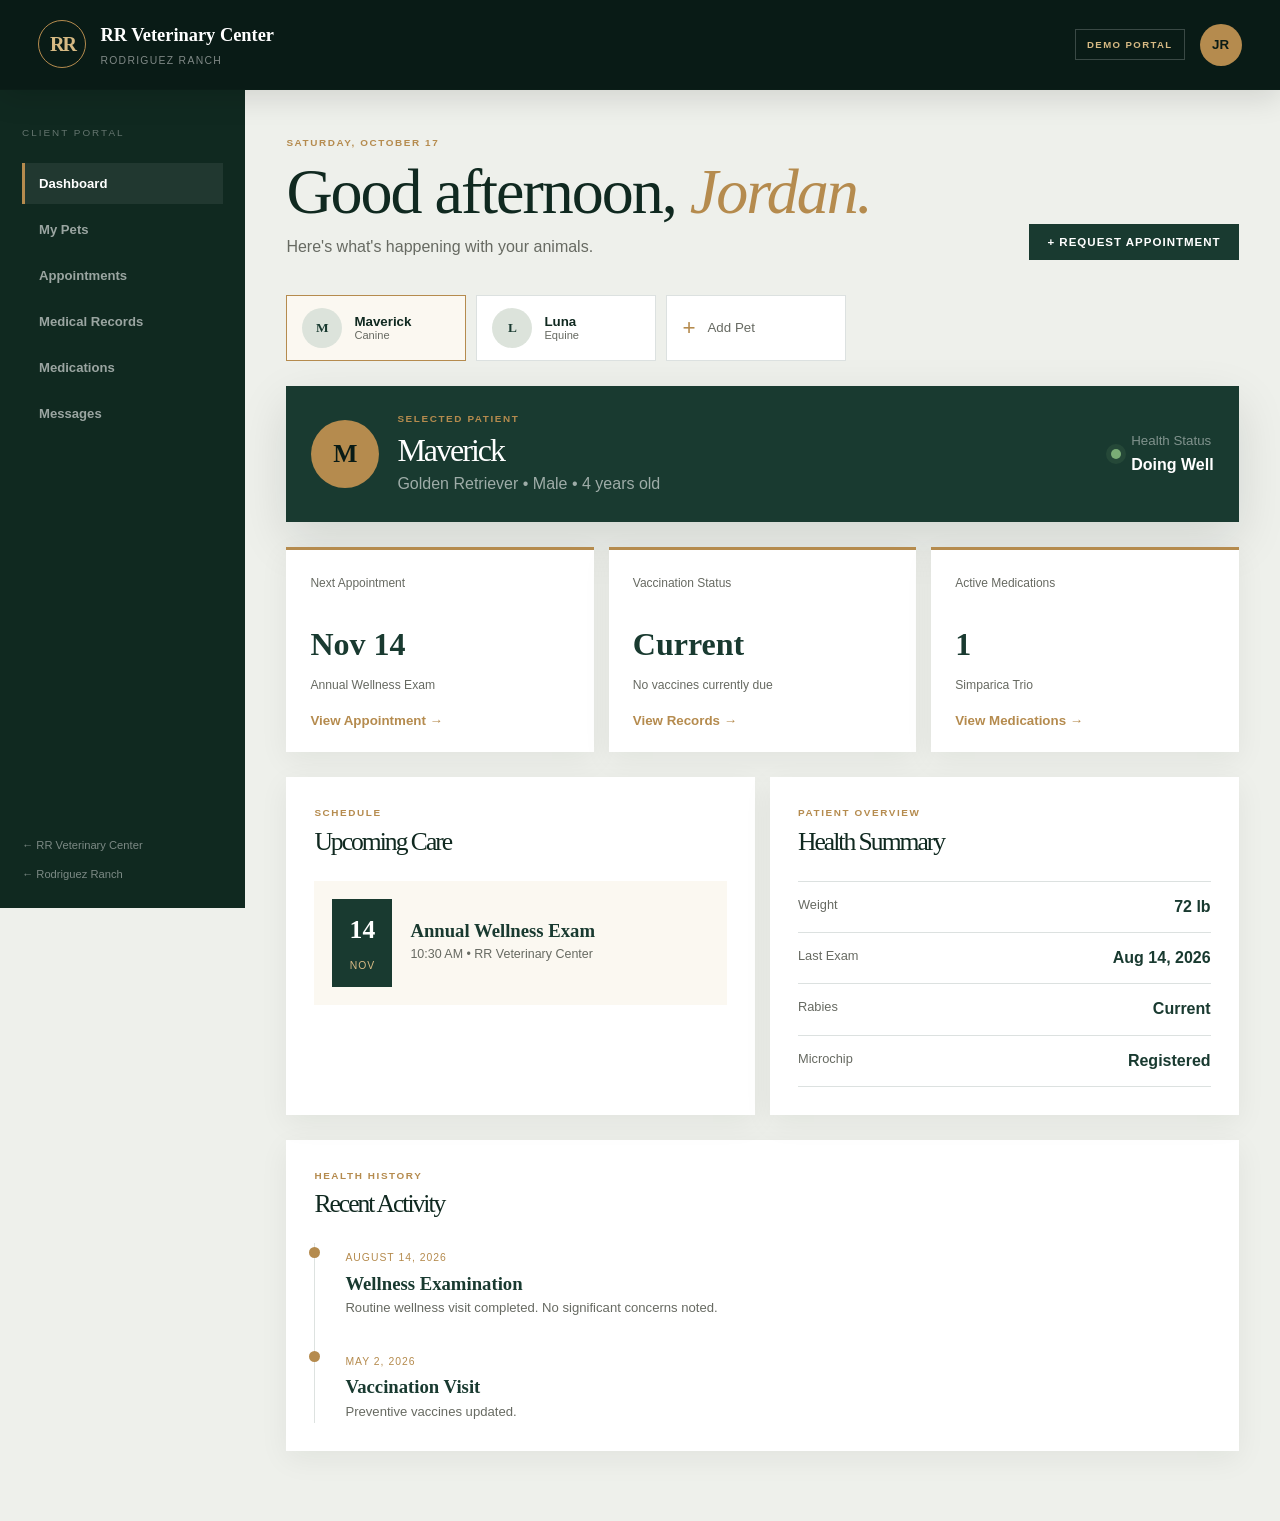
<file: portal.html>
<!DOCTYPE html>
<html lang="en">

<head>
  <meta charset="UTF-8">

  <meta
    name="viewport"
    content="width=device-width, initial-scale=1.0"
  >

  <meta
    name="description"
    content="Concept client portal for RR Veterinary Center at Rodriguez Ranch."
  >

  <title>Client Portal | RR Veterinary Center</title>

  <link rel="stylesheet" href="style.css">
</head>


<body class="portal-page">


  <!-- =====================================
       PORTAL TOP BAR
  ====================================== -->

  <header class="portal-topbar">

    <a href="veterinary.html" class="portal-brand">

      <div class="brand-mark">
        RR
      </div>

      <div>

        <p class="portal-brand-name">
          RR Veterinary Center
        </p>

        <p class="portal-brand-sub">
          Rodriguez Ranch
        </p>

      </div>

    </a>


    <div class="portal-top-actions">

      <span class="demo-badge">
        Demo Portal
      </span>

      <button
        type="button"
        class="portal-profile-button"
        id="profile-button"
      >
        JR
      </button>

    </div>

  </header>



  <!-- =====================================
       APP LAYOUT
  ====================================== -->

  <main class="portal-app">


    <!-- =====================================
         SIDEBAR
    ====================================== -->

    <aside class="portal-sidebar">

      <div>

        <p class="sidebar-label">
          Client Portal
        </p>


        <nav
          class="portal-navigation"
          aria-label="Client portal navigation"
        >

          <button
            type="button"
            class="portal-nav-item active"
            data-view="dashboard"
          >
            Dashboard
          </button>

          <button
            type="button"
            class="portal-nav-item"
            data-view="pets"
          >
            My Pets
          </button>

          <button
            type="button"
            class="portal-nav-item"
            data-view="appointments"
          >
            Appointments
          </button>

          <button
            type="button"
            class="portal-nav-item"
            data-view="records"
          >
            Medical Records
          </button>

          <button
            type="button"
            class="portal-nav-item"
            data-view="medications"
          >
            Medications
          </button>

          <button
            type="button"
            class="portal-nav-item"
            data-view="messages"
          >
            Messages
          </button>

        </nav>

      </div>


      <div class="sidebar-bottom">

        <a href="veterinary.html">
          ← RR Veterinary Center
        </a>

        <a href="index.html">
          ← Rodriguez Ranch
        </a>

      </div>

    </aside>



    <!-- =====================================
         CONTENT AREA
    ====================================== -->

    <section class="portal-content">


      <!-- ===================================
           DASHBOARD VIEW
      ==================================== -->

      <div
        class="portal-view active"
        id="view-dashboard"
      >

        <div class="portal-page-heading">

          <div>

            <p class="portal-eyebrow">
              Saturday, October 17
            </p>

            <h1>
              Good afternoon,
              <span>Jordan.</span>
            </h1>

            <p>
              Here's what's happening with your animals.
            </p>

          </div>


          <button
            type="button"
            class="portal-primary-button"
            id="request-appointment-button"
          >
            + Request Appointment
          </button>

        </div>



        <!-- PET SELECTOR -->

        <div class="pet-selector">

          <button
            type="button"
            class="pet-selector-card active"
            data-pet="maverick"
          >

            <span class="pet-selector-avatar">
              M
            </span>

            <span>
              <strong>Maverick</strong>
              <small>Canine</small>
            </span>

          </button>


          <button
            type="button"
            class="pet-selector-card"
            data-pet="luna"
          >

            <span class="pet-selector-avatar">
              L
            </span>

            <span>
              <strong>Luna</strong>
              <small>Equine</small>
            </span>

          </button>


          <button
            type="button"
            class="pet-add-card"
          >
            <span>+</span>
            Add Pet
          </button>

        </div>



        <!-- SELECTED PET -->

        <section class="selected-pet-card">

          <div class="selected-pet-main">

            <div
              class="selected-pet-avatar"
              id="selected-pet-avatar"
            >
              M
            </div>


            <div>

              <p class="portal-eyebrow">
                Selected Patient
              </p>

              <h2 id="selected-pet-name">
                Maverick
              </h2>

              <p
                class="selected-pet-description"
                id="selected-pet-description"
              >
                Golden Retriever • Male • 4 years old
              </p>

            </div>

          </div>


          <div class="selected-pet-status">

            <span class="status-dot"></span>

            <div>
              <small>Health Status</small>

              <strong id="selected-pet-status">
                Doing Well
              </strong>
            </div>

          </div>

        </section>



        <!-- DASHBOARD STATS -->

        <div class="portal-stat-grid">


          <article class="dashboard-stat">

            <p>
              Next Appointment
            </p>

            <strong id="next-appointment-date">
              Nov 14
            </strong>

            <span id="next-appointment-type">
              Annual Wellness Exam
            </span>

            <button
              type="button"
              data-open-view="appointments"
            >
              View Appointment →
            </button>

          </article>


          <article class="dashboard-stat">

            <p>
              Vaccination Status
            </p>

            <strong id="vaccination-status">
              Current
            </strong>

            <span id="vaccination-note">
              No vaccines currently due
            </span>

            <button
              type="button"
              data-open-view="records"
            >
              View Records →
            </button>

          </article>


          <article class="dashboard-stat">

            <p>
              Active Medications
            </p>

            <strong id="medication-count">
              1
            </strong>

            <span id="medication-summary">
              Simparica Trio
            </span>

            <button
              type="button"
              data-open-view="medications"
            >
              View Medications →
            </button>

          </article>


        </div>



        <!-- DASHBOARD LOWER AREA -->

        <div class="portal-dashboard-grid">


          <!-- UPCOMING -->

          <section class="portal-panel">

            <div class="portal-panel-heading">

              <div>
                <p class="portal-eyebrow">
                  Schedule
                </p>

                <h2>
                  Upcoming Care
                </h2>
              </div>

            </div>


            <div
              class="appointment-preview"
              id="dashboard-appointment"
            >

              <div class="appointment-date">

                <strong>
                  14
                </strong>

                <span>
                  NOV
                </span>

              </div>


              <div>

                <h3>
                  Annual Wellness Exam
                </h3>

                <p>
                  10:30 AM • RR Veterinary Center
                </p>

              </div>

            </div>

          </section>



          <!-- HEALTH SUMMARY -->

          <section class="portal-panel">

            <div class="portal-panel-heading">

              <div>
                <p class="portal-eyebrow">
                  Patient Overview
                </p>

                <h2>
                  Health Summary
                </h2>
              </div>

            </div>


            <div class="health-summary-list">

              <div>
                <span>Weight</span>
                <strong id="pet-weight">72 lb</strong>
              </div>

              <div>
                <span>Last Exam</span>
                <strong id="last-exam">Aug 14, 2026</strong>
              </div>

              <div>
                <span>Rabies</span>
                <strong id="rabies-status">Current</strong>
              </div>

              <div>
                <span>Microchip</span>
                <strong id="microchip-status">Registered</strong>
              </div>

            </div>

          </section>


        </div>



        <!-- RECENT ACTIVITY -->

        <section class="portal-panel recent-activity-panel">

          <div class="portal-panel-heading">

            <div>

              <p class="portal-eyebrow">
                Health History
              </p>

              <h2>
                Recent Activity
              </h2>

            </div>

          </div>


          <div
            class="activity-list"
            id="activity-list"
          >

            <article>

              <div class="activity-marker"></div>

              <div>

                <span>
                  August 14, 2026
                </span>

                <h3>
                  Wellness Examination
                </h3>

                <p>
                  Routine wellness visit completed.
                  No significant concerns noted.
                </p>

              </div>

            </article>


            <article>

              <div class="activity-marker"></div>

              <div>

                <span>
                  May 2, 2026
                </span>

                <h3>
                  Vaccination Visit
                </h3>

                <p>
                  Preventive vaccines updated.
                </p>

              </div>

            </article>

          </div>

        </section>

      </div>



      <!-- ===================================
           PETS VIEW
      ==================================== -->

      <div
        class="portal-view"
        id="view-pets"
      >

        <div class="portal-page-heading">

          <div>

            <p class="portal-eyebrow">
              Patient Profiles
            </p>

            <h1>
              My Pets
            </h1>

            <p>
              Manage the animals connected to your account.
            </p>

          </div>

        </div>


        <div class="full-pet-grid">


          <article class="full-pet-card">

            <div class="full-pet-avatar">
              M
            </div>

            <p class="portal-eyebrow">
              Canine
            </p>

            <h2>
              Maverick
            </h2>

            <p>
              Golden Retriever • Male • 4 years
            </p>


            <div class="pet-detail-list">

              <div>
                <span>Weight</span>
                <strong>72 lb</strong>
              </div>

              <div>
                <span>Status</span>
                <strong>Doing Well</strong>
              </div>

              <div>
                <span>Last Visit</span>
                <strong>Aug 14</strong>
              </div>

            </div>

          </article>



          <article class="full-pet-card">

            <div class="full-pet-avatar">
              L
            </div>

            <p class="portal-eyebrow">
              Equine
            </p>

            <h2>
              Luna
            </h2>

            <p>
              Quarter Horse • Mare • 8 years
            </p>


            <div class="pet-detail-list">

              <div>
                <span>Weight</span>
                <strong>1,050 lb</strong>
              </div>

              <div>
                <span>Status</span>
                <strong>Healthy</strong>
              </div>

              <div>
                <span>Last Visit</span>
                <strong>Sep 4</strong>
              </div>

            </div>

          </article>


          <button
            type="button"
            class="full-add-pet-card"
          >

            <span>
              +
            </span>

            <strong>
              Add Another Animal
            </strong>

            <small>
              Create a new patient profile
            </small>

          </button>


        </div>

      </div>



      <!-- ===================================
           APPOINTMENTS VIEW
      ==================================== -->

      <div
        class="portal-view"
        id="view-appointments"
      >

        <div class="portal-page-heading">

          <div>

            <p class="portal-eyebrow">
              Schedule
            </p>

            <h1>
              Appointments
            </h1>

            <p>
              View upcoming care and appointment history.
            </p>

          </div>


          <button
            type="button"
            class="portal-primary-button"
            id="appointment-page-request"
          >
            + Request Appointment
          </button>

        </div>


        <section class="portal-panel">

          <p class="portal-eyebrow">
            Upcoming
          </p>

          <h2>
            Next Appointment
          </h2>


          <div class="appointment-large">

            <div class="appointment-large-date">

              <strong>
                14
              </strong>

              <span>
                NOV
              </span>

            </div>


            <div>

              <p class="appointment-pet">
                Maverick
              </p>

              <h3>
                Annual Wellness Examination
              </h3>

              <p>
                Saturday, November 14 • 10:30 AM
              </p>

              <p>
                RR Veterinary Center
              </p>

            </div>


            <button type="button">
              Appointment Details
            </button>

          </div>

        </section>


        <section class="portal-panel appointment-history">

          <p class="portal-eyebrow">
            Previous Visits
          </p>

          <h2>
            Appointment History
          </h2>


          <div class="portal-table">

            <div class="portal-table-row portal-table-header">

              <span>Date</span>
              <span>Patient</span>
              <span>Visit</span>
              <span>Status</span>

            </div>


            <div class="portal-table-row">

              <span>Aug 14, 2026</span>
              <span>Maverick</span>
              <span>Wellness Exam</span>
              <span class="record-good">Completed</span>

            </div>


            <div class="portal-table-row">

              <span>May 2, 2026</span>
              <span>Maverick</span>
              <span>Vaccinations</span>
              <span class="record-good">Completed</span>

            </div>


            <div class="portal-table-row">

              <span>Sep 4, 2026</span>
              <span>Luna</span>
              <span>Equine Wellness</span>
              <span class="record-good">Completed</span>

            </div>

          </div>

        </section>

      </div>



      <!-- ===================================
           RECORDS VIEW
      ==================================== -->

      <div
        class="portal-view"
        id="view-records"
      >

        <div class="portal-page-heading">

          <div>

            <p class="portal-eyebrow">
              Medical History
            </p>

            <h1>
              Medical Records
            </h1>

            <p>
              Vaccinations, visits, and health history.
            </p>

          </div>

        </div>


        <section class="portal-panel">

          <p class="portal-eyebrow">
            Maverick
          </p>

          <h2>
            Vaccination Record
          </h2>


          <div class="portal-table">

            <div class="portal-table-row portal-table-header">

              <span>Vaccine</span>
              <span>Last Given</span>
              <span>Next Due</span>
              <span>Status</span>

            </div>


            <div class="portal-table-row">

              <span>Rabies</span>
              <span>May 2, 2026</span>
              <span>May 2, 2029</span>
              <span class="record-good">Current</span>

            </div>


            <div class="portal-table-row">

              <span>DHPP</span>
              <span>May 2, 2026</span>
              <span>May 2, 2027</span>
              <span class="record-good">Current</span>

            </div>


            <div class="portal-table-row">

              <span>Bordetella</span>
              <span>May 2, 2026</span>
              <span>May 2, 2027</span>
              <span class="record-good">Current</span>

            </div>

          </div>

        </section>

      </div>



      <!-- ===================================
           MEDICATIONS
      ==================================== -->

      <div
        class="portal-view"
        id="view-medications"
      >

        <div class="portal-page-heading">

          <div>

            <p class="portal-eyebrow">
              Prescriptions
            </p>

            <h1>
              Medications
            </h1>

            <p>
              Review current and previous medications.
            </p>

          </div>

        </div>


        <section class="medication-card">

          <div>

            <p class="portal-eyebrow">
              Active
            </p>

            <h2>
              Simparica Trio
            </h2>

            <p>
              Maverick
            </p>

          </div>


          <div class="medication-details">

            <div>
              <span>Instructions</span>
              <strong>1 tablet monthly</strong>
            </div>

            <div>
              <span>Next Dose</span>
              <strong>November 1</strong>
            </div>

            <div>
              <span>Refills</span>
              <strong>4 remaining</strong>
            </div>

          </div>

        </section>

      </div>



      <!-- ===================================
           MESSAGES
      ==================================== -->

      <div
        class="portal-view"
        id="view-messages"
      >

        <div class="portal-page-heading">

          <div>

            <p class="portal-eyebrow">
              Communication
            </p>

            <h1>
              Messages
            </h1>

            <p>
              Future secure communication with RR Veterinary Center.
            </p>

          </div>


          <button
            type="button"
            class="portal-primary-button"
          >
            + New Message
          </button>

        </div>


        <section class="message-layout">

          <div class="message-list">

            <button
              type="button"
              class="message-preview active"
            >

              <strong>
                RR Veterinary Center
              </strong>

              <span>
                Appointment Confirmation
              </span>

              <small>
                Oct 15
              </small>

            </button>


            <button
              type="button"
              class="message-preview"
            >

              <strong>
                RR Veterinary Center
              </strong>

              <span>
                Maverick's Wellness Results
              </span>

              <small>
                Aug 15
              </small>

            </button>

          </div>


          <div class="message-content">

            <p class="portal-eyebrow">
              October 15, 2026
            </p>

            <h2>
              Appointment Confirmation
            </h2>

            <p>
              Maverick's annual wellness examination
              is scheduled for November 14 at 10:30 AM.
            </p>

            <p>
              Please contact RR Veterinary Center if
              you need to change or cancel the appointment.
            </p>

          </div>

        </section>

      </div>


    </section>

  </main>



  <!-- =====================================
       APPOINTMENT MODAL
  ====================================== -->

  <div
    class="portal-modal"
    id="appointment-modal"
    aria-hidden="true"
  >

    <div class="portal-modal-card">

      <button
        type="button"
        class="portal-modal-close"
        id="modal-close"
        aria-label="Close appointment form"
      >
        ×
      </button>


      <p class="portal-eyebrow">
        RR Veterinary Center
      </p>

      <h2>
        Request an Appointment
      </h2>

      <p>
        This is a concept form. No appointment
        will actually be submitted.
      </p>


      <form id="appointment-form">

        <label for="appointment-pet">
          Patient
        </label>

        <select id="appointment-pet">

          <option>Maverick</option>

          <option>Luna</option>

        </select>


        <label for="appointment-reason">
          Reason for Visit
        </label>

        <select id="appointment-reason">

          <option>Annual Wellness</option>

          <option>Vaccination</option>

          <option>Sick Visit</option>

          <option>Follow-Up</option>

          <option>Other</option>

        </select>


        <label for="appointment-date">
          Preferred Date
        </label>

        <input
          type="date"
          id="appointment-date"
        >


        <label for="appointment-notes">
          Notes
        </label>

        <textarea
          id="appointment-notes"
          rows="4"
          placeholder="Tell us anything the veterinary team should know."
        ></textarea>


        <button
          type="submit"
          class="portal-primary-button"
        >
          Submit Demo Request
        </button>

      </form>


      <p
        class="appointment-success"
        id="appointment-success"
      ></p>

    </div>

  </div>



  <script src="script.js"></script>

</body>

</html>
</file>
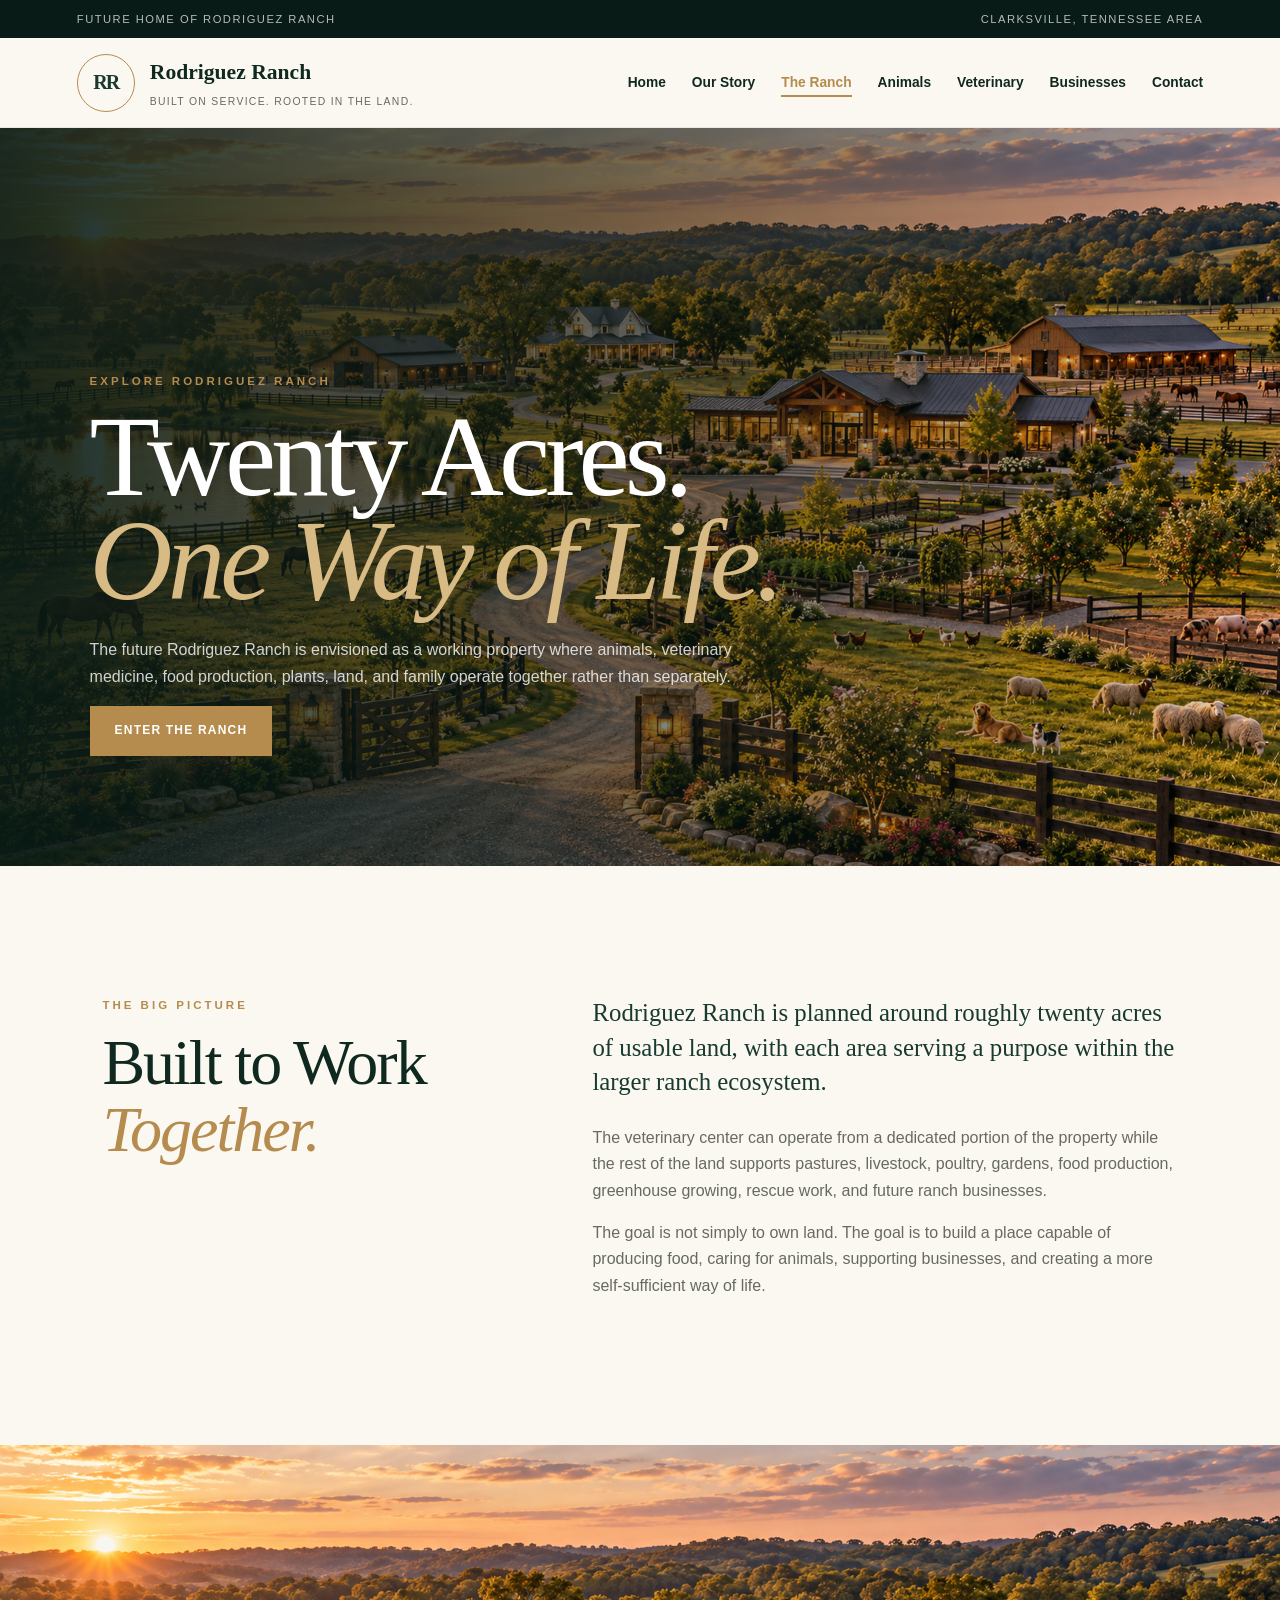
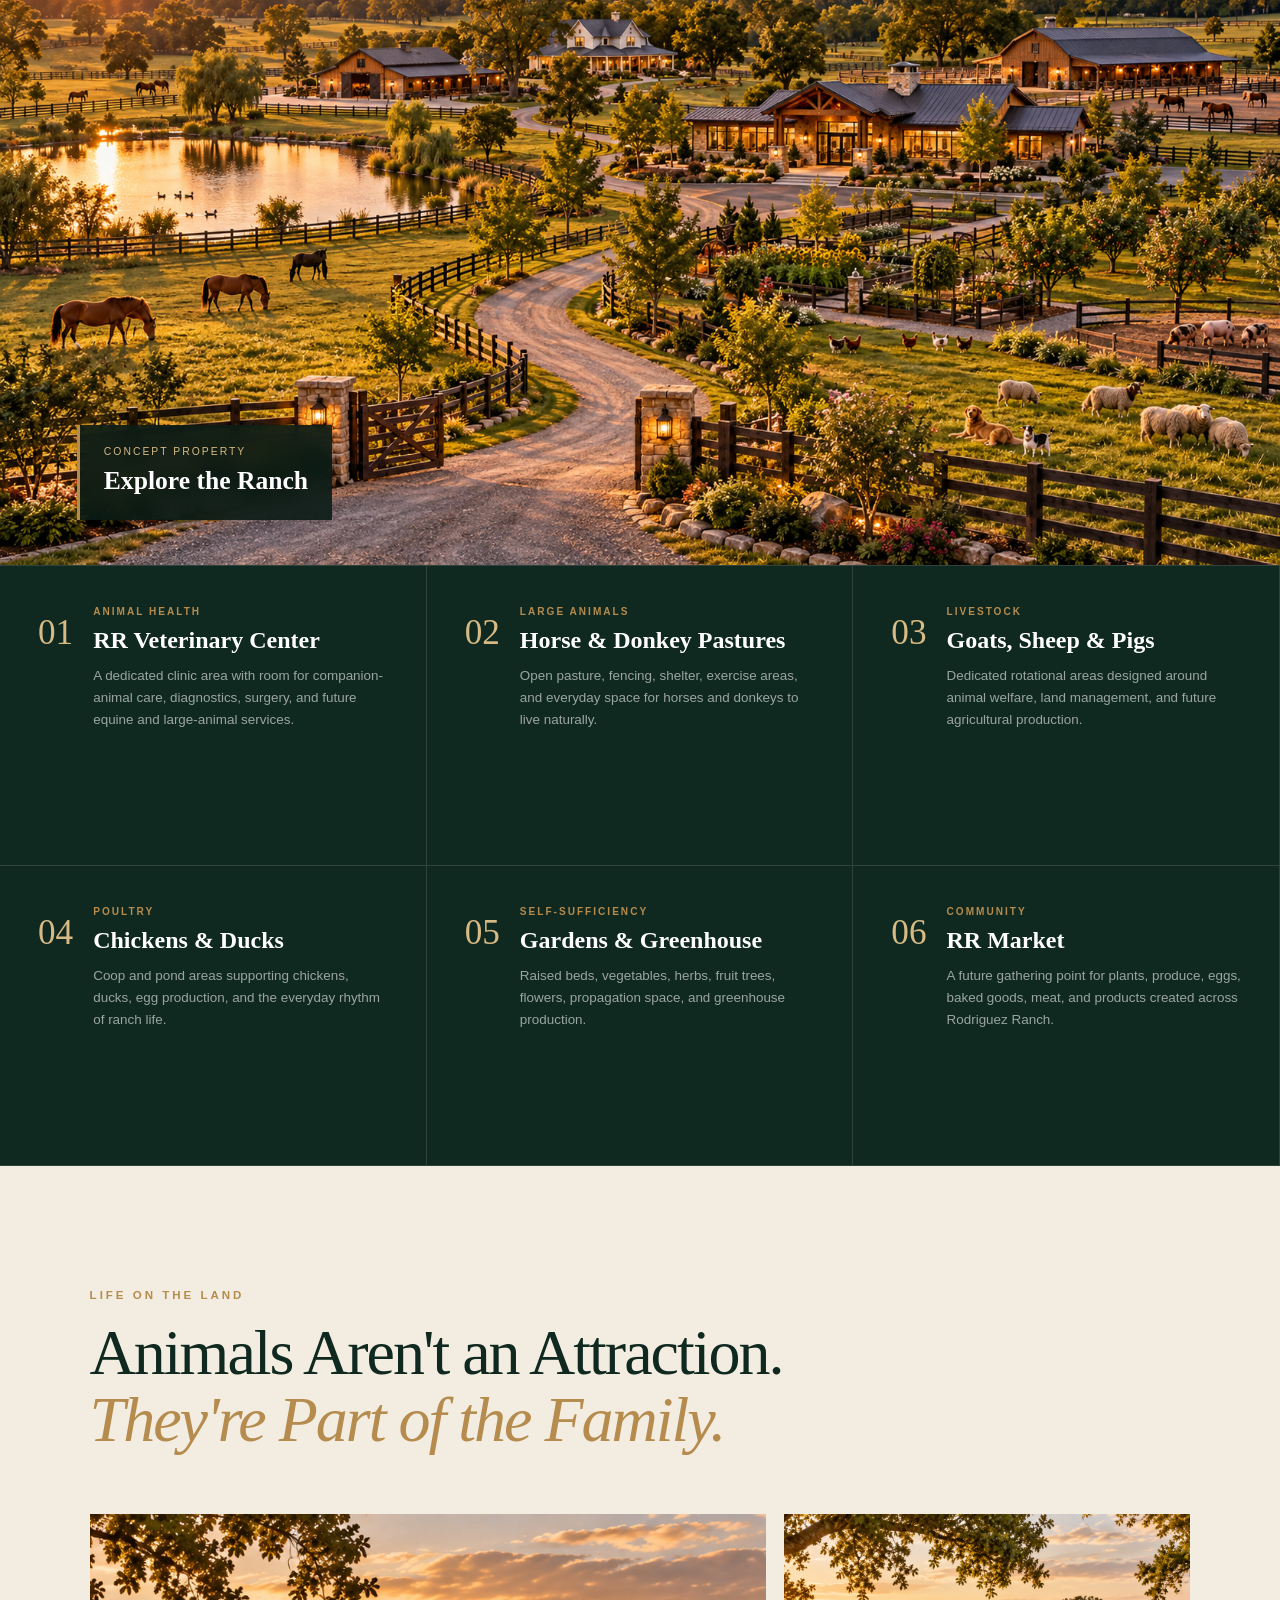
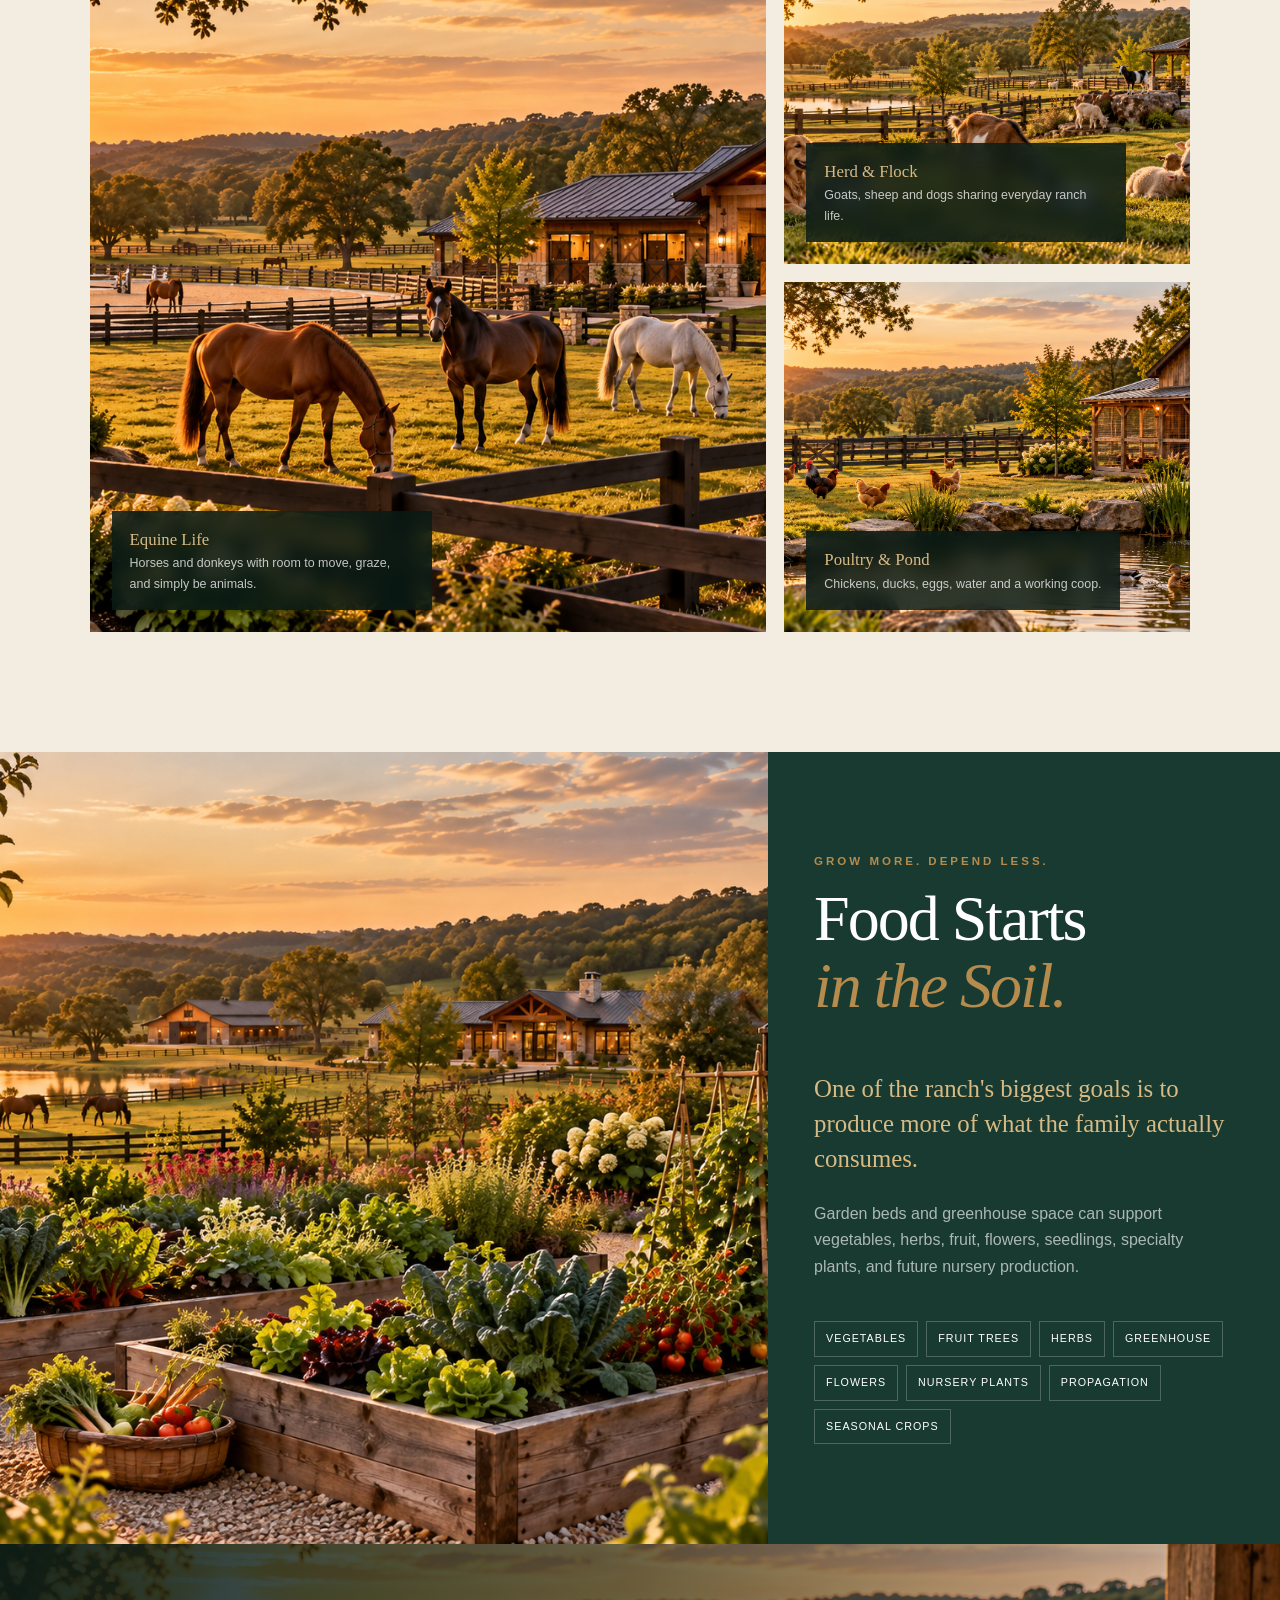
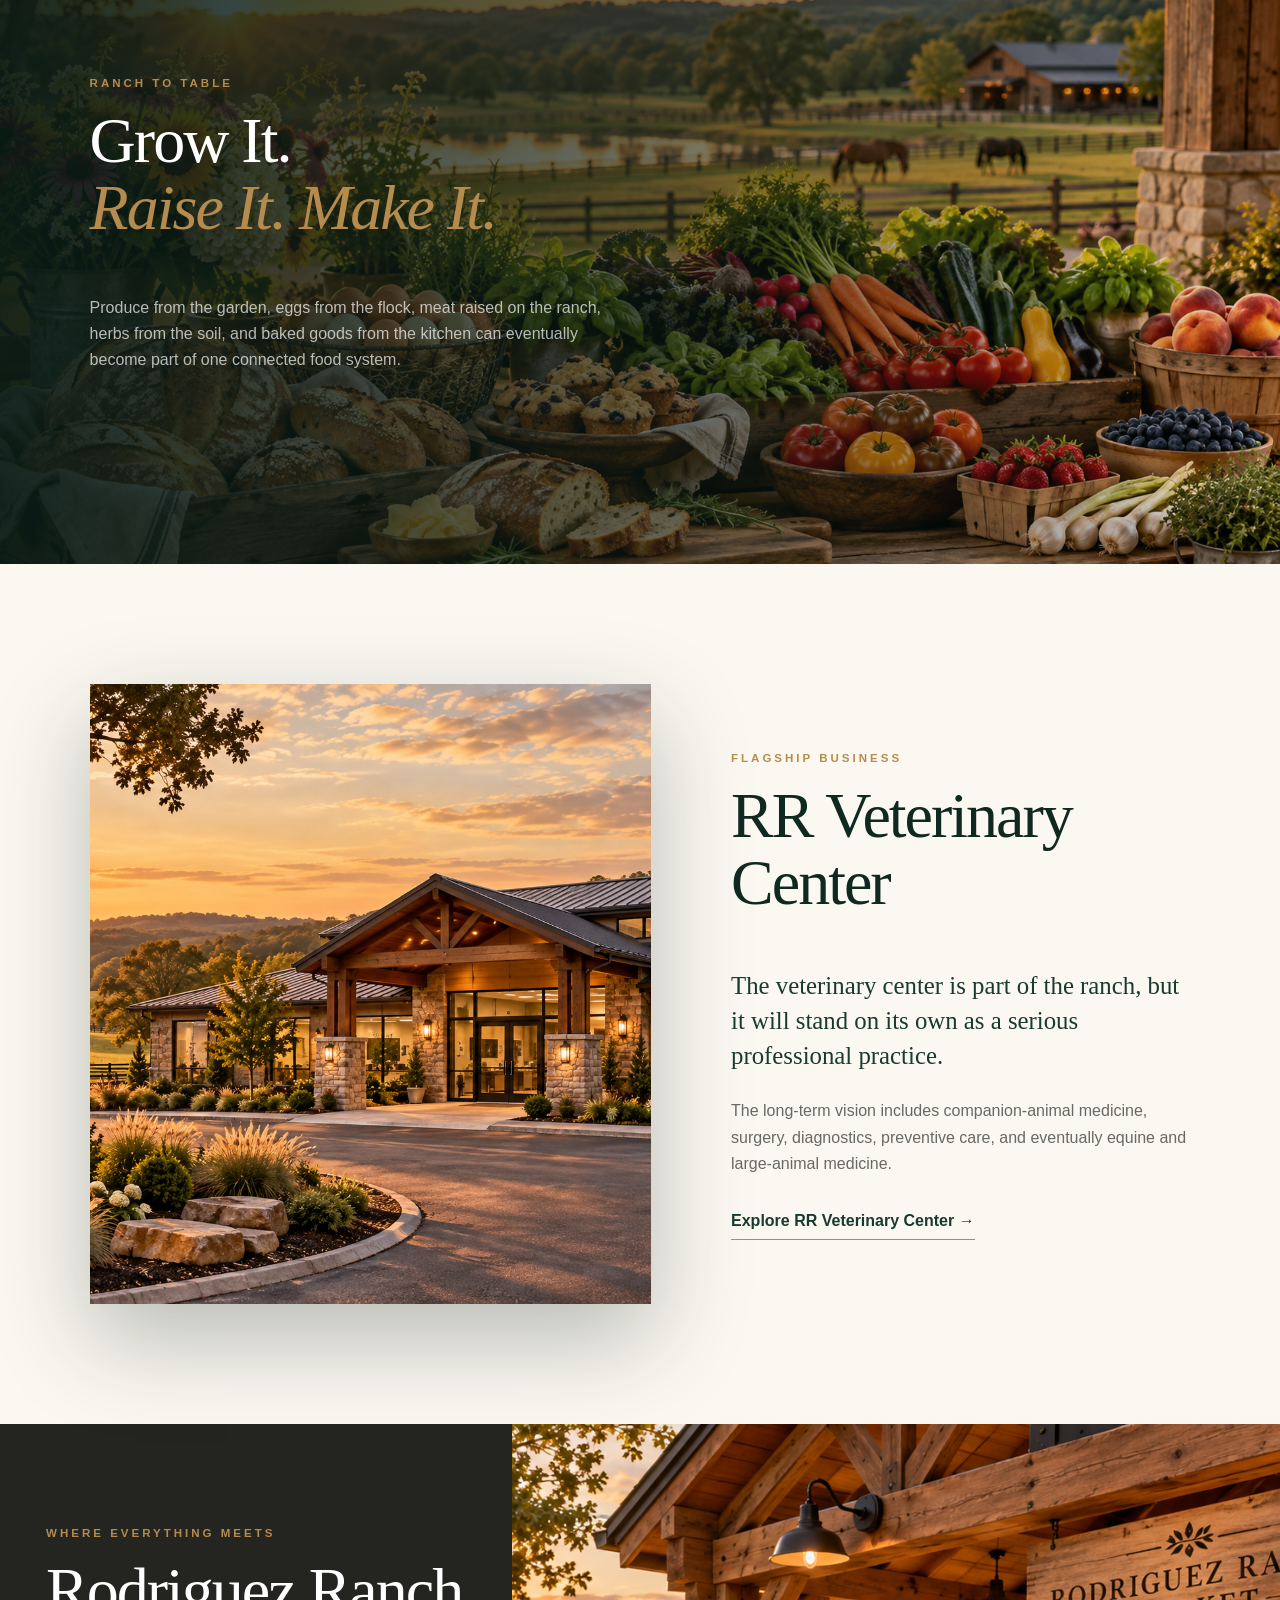
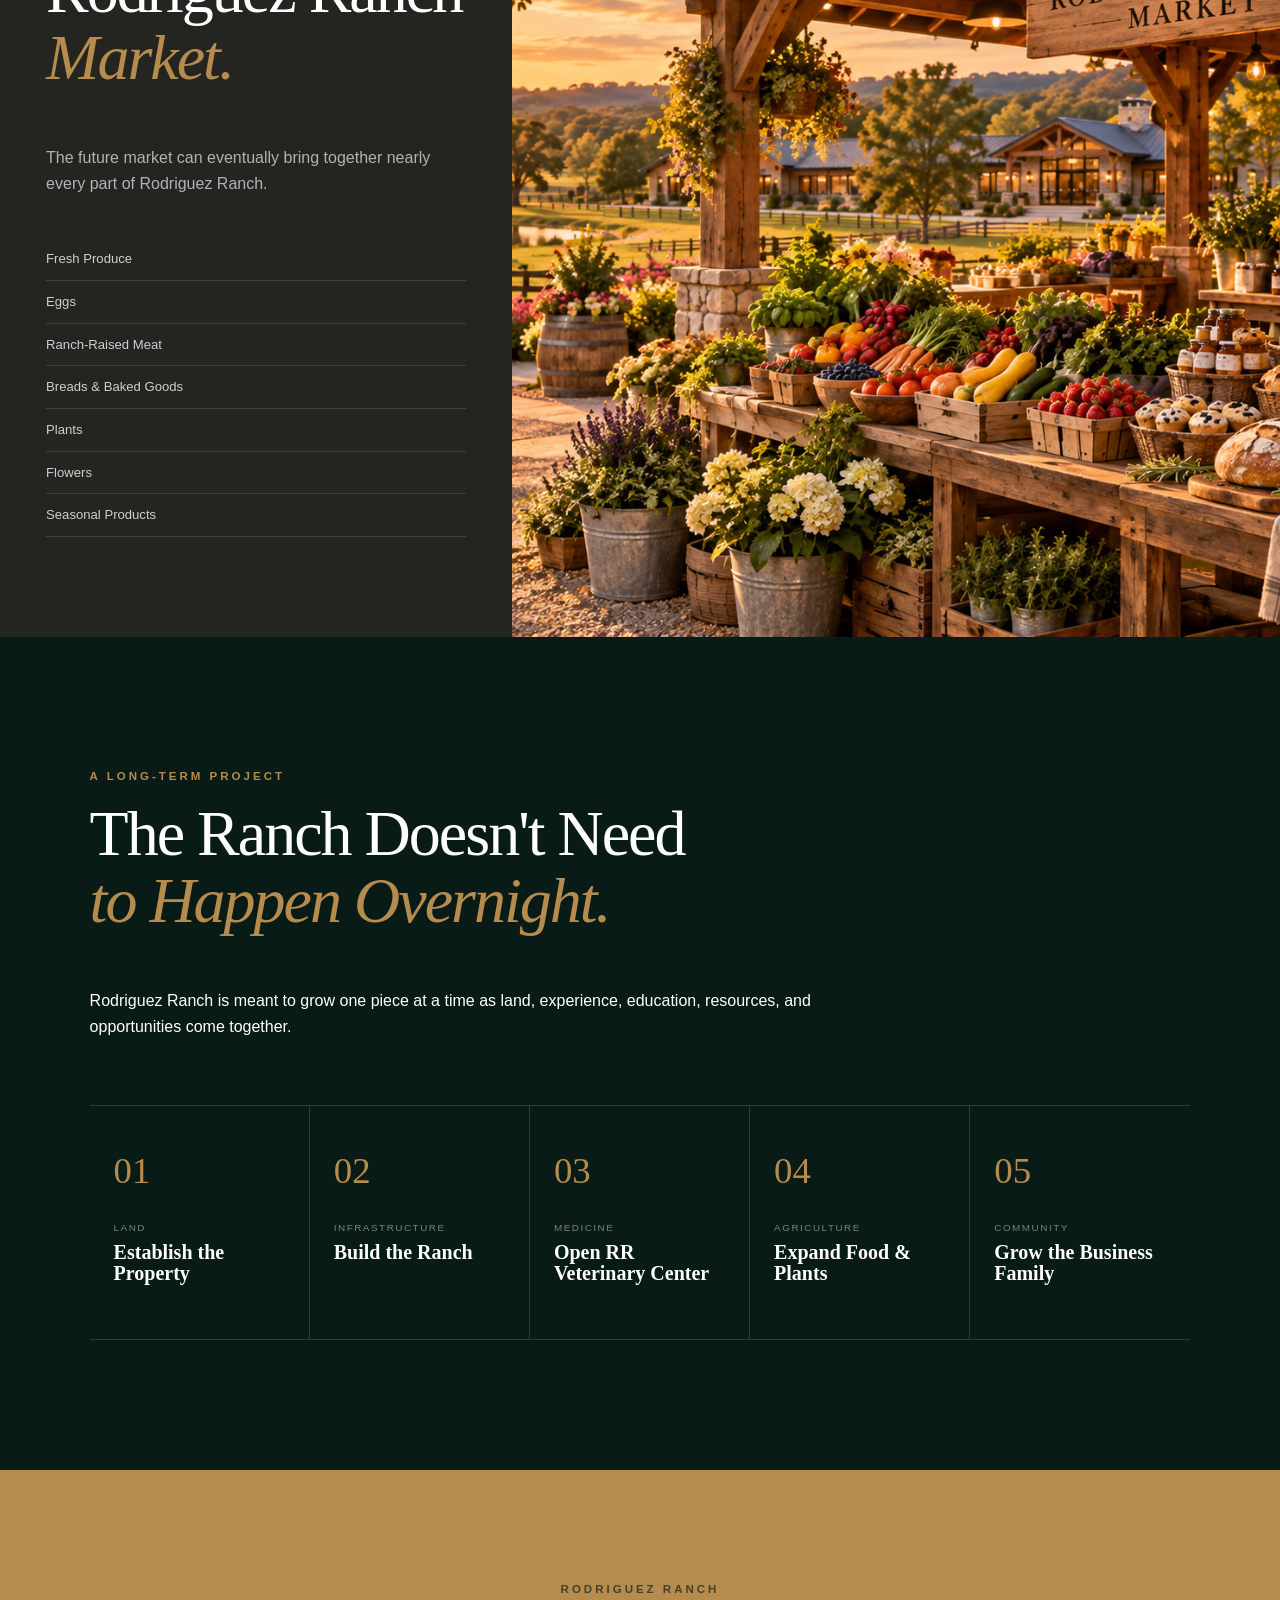
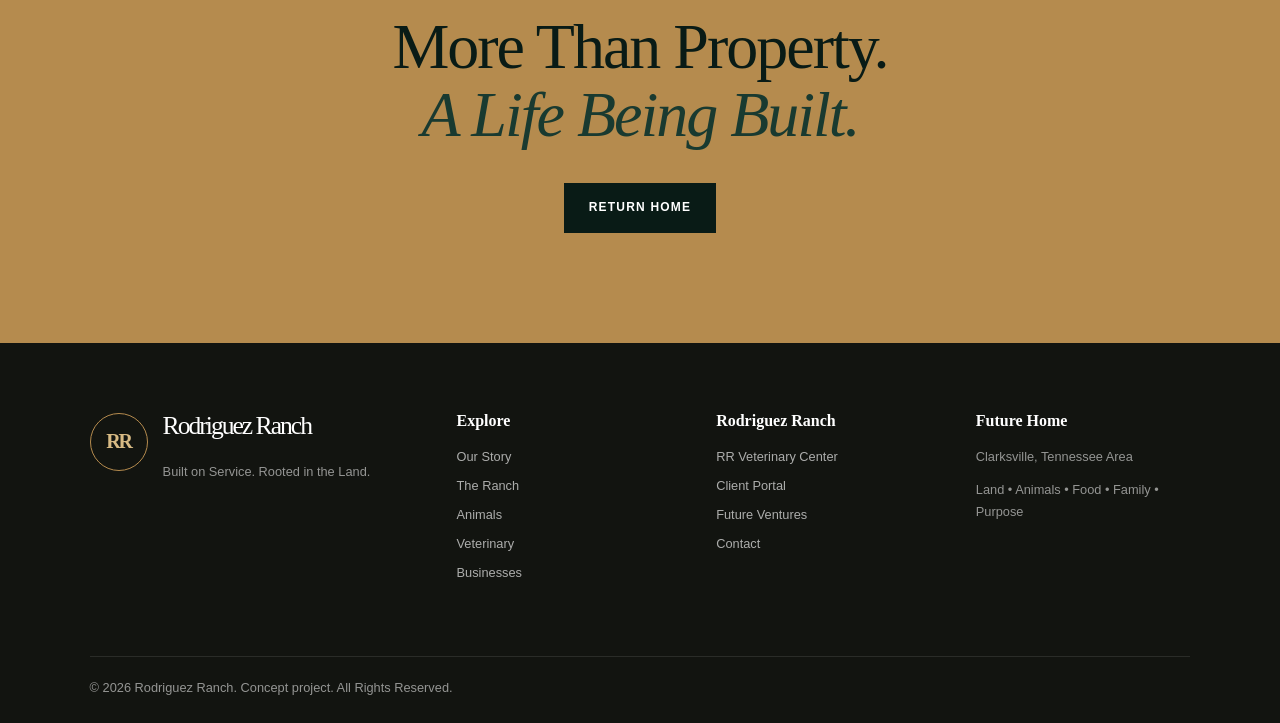
<file: ranch.html>
<!DOCTYPE html>
<html lang="en">

<head>
  <meta charset="UTF-8">

  <meta
    name="viewport"
    content="width=device-width, initial-scale=1.0"
  >

  <meta
    name="description"
    content="Explore the future Rodriguez Ranch property near Clarksville, Tennessee — a working ranch built around animals, veterinary medicine, agriculture, food production, plants, and family."
  >

  <title>Explore the Ranch | Rodriguez Ranch</title>

  <link rel="stylesheet" href="style.css">
</head>


<body class="ranch-page">

  <!-- TOP BAR -->

  <div class="top-bar">
    <p>Future Home of Rodriguez Ranch</p>
    <p>Clarksville, Tennessee Area</p>
  </div>


  <!-- HEADER -->

  <header>

    <a href="index.html" class="brand">

      <div class="brand-mark">
        RR
      </div>

      <div class="brand-text">

        <p class="brand-name">
          Rodriguez Ranch
        </p>

        <p class="brand-tagline">
          Built on Service. Rooted in the Land.
        </p>

      </div>

    </a>


    <nav aria-label="Main navigation">

  <ul>

    <li>
      <a href="index.html">Home</a>
    </li>

    <li>
      <a href="story.html">Our Story</a>
    </li>

    <li>
      <a href="ranch.html">The Ranch</a>
    </li>

    <li>
      <a href="animals.html">Animals</a>
    </li>

    <li>
      <a href="veterinary.html">Veterinary</a>
    </li>

    <li>
      <a href="businesses.html">Businesses</a>
    </li>

    <li>
      <a href="contact.html">Contact</a>
    </li>

  </ul>

</nav>

  </header>


  <main>


    <!-- RANCH PAGE HERO -->

    <section id="ranch-page-hero">

      <div class="ranch-page-hero-content">

        <p class="eyebrow">
          Explore Rodriguez Ranch
        </p>

        <h1>
          Twenty Acres.
          <span>One Way of Life.</span>
        </h1>

        <p>
          The future Rodriguez Ranch is envisioned as a
          working property where animals, veterinary medicine,
          food production, plants, land, and family operate
          together rather than separately.
        </p>

        <a href="#vision" class="button primary">
          Enter the Ranch
        </a>

      </div>

    </section>


    <!-- THE VISION -->

    <section id="vision">

      <div class="ranch-vision-heading">

        <p class="eyebrow">
          The Big Picture
        </p>

        <h2>
          Built to Work
          <span>Together.</span>
        </h2>

      </div>


      <div class="ranch-vision-copy">

        <p class="large-copy">
          Rodriguez Ranch is planned around roughly twenty
          acres of usable land, with each area serving a
          purpose within the larger ranch ecosystem.
        </p>

        <p>
          The veterinary center can operate from a dedicated
          portion of the property while the rest of the land
          supports pastures, livestock, poultry, gardens,
          food production, greenhouse growing, rescue work,
          and future ranch businesses.
        </p>

        <p>
          The goal is not simply to own land. The goal is
          to build a place capable of producing food,
          caring for animals, supporting businesses, and
          creating a more self-sufficient way of life.
        </p>

      </div>

    </section>


    <!-- PROPERTY OVERVIEW -->

    <section id="zones">

      <div class="property-overview-image">

        <img
          src="images/ranch/ranch-overview.png"
          alt="Concept overview of the future Rodriguez Ranch property"
        >

        <div class="property-overlay-title">

          <span>
            Concept Property
          </span>

          <strong>
            Explore the Ranch
          </strong>

        </div>

      </div>


      <div class="property-zones">

        <article>

          <span class="zone-number">
            01
          </span>

          <div>

            <p class="zone-label">
              Animal Health
            </p>

            <h3>
              RR Veterinary Center
            </h3>

            <p>
              A dedicated clinic area with room for
              companion-animal care, diagnostics, surgery,
              and future equine and large-animal services.
            </p>

          </div>

        </article>


        <article>

          <span class="zone-number">
            02
          </span>

          <div>

            <p class="zone-label">
              Large Animals
            </p>

            <h3>
              Horse &amp; Donkey Pastures
            </h3>

            <p>
              Open pasture, fencing, shelter, exercise
              areas, and everyday space for horses and
              donkeys to live naturally.
            </p>

          </div>

        </article>


        <article>

          <span class="zone-number">
            03
          </span>

          <div>

            <p class="zone-label">
              Livestock
            </p>

            <h3>
              Goats, Sheep &amp; Pigs
            </h3>

            <p>
              Dedicated rotational areas designed around
              animal welfare, land management, and future
              agricultural production.
            </p>

          </div>

        </article>


        <article>

          <span class="zone-number">
            04
          </span>

          <div>

            <p class="zone-label">
              Poultry
            </p>

            <h3>
              Chickens &amp; Ducks
            </h3>

            <p>
              Coop and pond areas supporting chickens,
              ducks, egg production, and the everyday
              rhythm of ranch life.
            </p>

          </div>

        </article>


        <article>

          <span class="zone-number">
            05
          </span>

          <div>

            <p class="zone-label">
              Self-Sufficiency
            </p>

            <h3>
              Gardens &amp; Greenhouse
            </h3>

            <p>
              Raised beds, vegetables, herbs, fruit trees,
              flowers, propagation space, and greenhouse
              production.
            </p>

          </div>

        </article>


        <article>

          <span class="zone-number">
            06
          </span>

          <div>

            <p class="zone-label">
              Community
            </p>

            <h3>
              RR Market
            </h3>

            <p>
              A future gathering point for plants,
              produce, eggs, baked goods, meat, and
              products created across Rodriguez Ranch.
            </p>

          </div>

        </article>

      </div>

    </section>


    <!-- LIFE WITH THE ANIMALS -->

    <section id="animals" class="ranch-life-section">

      <div class="ranch-life-heading">

        <p class="eyebrow">
          Life on the Land
        </p>

        <h2>
          Animals Aren't an Attraction.
          <span>They're Part of the Family.</span>
        </h2>

      </div>


      <div class="ranch-life-grid">


        <figure class="ranch-life-large">

          <img
            src="images/animals/horses-donkey.png"
            alt="Horses and donkey grazing in pasture"
          >

          <figcaption>
            <span>Equine Life</span>
            Horses and donkeys with room to move, graze,
            and simply be animals.
          </figcaption>

        </figure>


        <figure>

          <img
            src="images/animals/goats-sheep-dog.png"
            alt="Dogs, goats and sheep at Rodriguez Ranch"
          >

          <figcaption>
            <span>Herd &amp; Flock</span>
            Goats, sheep and dogs sharing everyday ranch life.
          </figcaption>

        </figure>


        <figure>

          <img
            src="images/animals/poultry-pond.png"
            alt="Chickens and ducks near a pond and coop"
          >

          <figcaption>
            <span>Poultry &amp; Pond</span>
            Chickens, ducks, eggs, water and a working coop.
          </figcaption>

        </figure>

      </div>

    </section>


    <!-- GROWING FOOD -->

    <section id="growing">

      <div class="growing-image">

        <img
          src="images/gardens/garden-greenhouse.png"
          alt="Vegetable gardens and greenhouse at Rodriguez Ranch"
        >

      </div>


      <div class="growing-content">

        <p class="eyebrow">
          Grow More. Depend Less.
        </p>

        <h2>
          Food Starts
          <span>in the Soil.</span>
        </h2>

        <p class="large-copy">
          One of the ranch's biggest goals is to produce
          more of what the family actually consumes.
        </p>

        <p>
          Garden beds and greenhouse space can support
          vegetables, herbs, fruit, flowers, seedlings,
          specialty plants, and future nursery production.
        </p>


        <div class="growing-list">

          <span>Vegetables</span>

          <span>Fruit Trees</span>

          <span>Herbs</span>

          <span>Greenhouse</span>

          <span>Flowers</span>

          <span>Nursery Plants</span>

          <span>Propagation</span>

          <span>Seasonal Crops</span>

        </div>

      </div>

    </section>


    <!-- RANCH TO TABLE -->

    <section id="ranch-table">

      <div class="ranch-table-background">

        <img
          src="images/products/ranch-food.png"
          alt="Fresh bread, vegetables and ranch-grown food"
        >

      </div>


      <div class="ranch-table-content">

        <p class="eyebrow">
          Ranch to Table
        </p>

        <h2>
          Grow It.
          <span>Raise It. Make It.</span>
        </h2>

        <p>
          Produce from the garden, eggs from the flock,
          meat raised on the ranch, herbs from the soil,
          and baked goods from the kitchen can eventually
          become part of one connected food system.
        </p>

      </div>

    </section>


    <!-- VET TEASER -->

    <section id="ranch-vet-preview">

      <div class="ranch-vet-image">

        <img
          src="images/veterinary/vet-center.png"
          alt="Concept exterior of RR Veterinary Center"
        >

      </div>


      <div class="ranch-vet-copy">

        <p class="eyebrow">
          Flagship Business
        </p>

        <h2>
          RR Veterinary Center
        </h2>

        <p class="large-copy">
          The veterinary center is part of the ranch,
          but it will stand on its own as a serious
          professional practice.
        </p>

        <p>
          The long-term vision includes companion-animal
          medicine, surgery, diagnostics, preventive care,
          and eventually equine and large-animal medicine.
        </p>

        <a href="veterinary.html" class="ranch-text-link">
  Explore RR Veterinary Center →
</a>

      </div>

    </section>


    <!-- FUTURE MARKET -->

    <section id="ranch-market-preview">

      <div class="market-content">

        <p class="eyebrow">
          Where Everything Meets
        </p>

        <h2>
          Rodriguez Ranch
          <span>Market.</span>
        </h2>

        <p>
          The future market can eventually bring together
          nearly every part of Rodriguez Ranch.
        </p>


        <div class="market-products">

          <span>Fresh Produce</span>

          <span>Eggs</span>

          <span>Ranch-Raised Meat</span>

          <span>Breads &amp; Baked Goods</span>

          <span>Plants</span>

          <span>Flowers</span>

          <span>Seasonal Products</span>

        </div>

      </div>


      <div class="market-image">

        <img
          src="images/products/ranch-market.png"
          alt="Concept Rodriguez Ranch Market"
        >

      </div>

    </section>


    <!-- FUTURE -->

    <section id="future" class="ranch-future">

      <div class="future-heading">

        <p class="eyebrow">
          A Long-Term Project
        </p>

        <h2>
          The Ranch Doesn't Need
          <span>to Happen Overnight.</span>
        </h2>

        <p>
          Rodriguez Ranch is meant to grow one piece
          at a time as land, experience, education,
          resources, and opportunities come together.
        </p>

      </div>


      <div class="ranch-phases">


        <article>

          <span>01</span>

          <p>Land</p>

          <h3>
            Establish the Property
          </h3>

        </article>


        <article>

          <span>02</span>

          <p>Infrastructure</p>

          <h3>
            Build the Ranch
          </h3>

        </article>


        <article>

          <span>03</span>

          <p>Medicine</p>

          <h3>
            Open RR Veterinary Center
          </h3>

        </article>


        <article>

          <span>04</span>

          <p>Agriculture</p>

          <h3>
            Expand Food &amp; Plants
          </h3>

        </article>


        <article>

          <span>05</span>

          <p>Community</p>

          <h3>
            Grow the Business Family
          </h3>

        </article>


      </div>

    </section>


    <!-- FINAL -->

    <section id="ranch-final">

      <p class="eyebrow">
        Rodriguez Ranch
      </p>

      <h2>
        More Than Property.
        <span>A Life Being Built.</span>
      </h2>

      <a href="index.html" class="button ranch-dark-button">
        Return Home
      </a>

    </section>

  </main>


  <!-- FOOTER -->

  <footer>

  <div class="footer-brand">

    <div class="brand-mark">
      RR
    </div>

    <div>

      <h2>
        Rodriguez Ranch
      </h2>

      <p>
        Built on Service. Rooted in the Land.
      </p>

    </div>

  </div>


  <div>

    <h3>
      Explore
    </h3>

    <ul>
      <li><a href="story.html">Our Story</a></li>
      <li><a href="ranch.html">The Ranch</a></li>
      <li><a href="animals.html">Animals</a></li>
      <li><a href="veterinary.html">Veterinary</a></li>
      <li><a href="businesses.html">Businesses</a></li>
    </ul>

  </div>


  <div>

    <h3>
      Rodriguez Ranch
    </h3>

    <ul>
      <li><a href="veterinary.html">RR Veterinary Center</a></li>
      <li><a href="portal.html">Client Portal</a></li>
      <li><a href="businesses.html">Future Ventures</a></li>
      <li><a href="contact.html">Contact</a></li>
    </ul>

  </div>


  <div>

    <h3>
      Future Home
    </h3>

    <p>
      Clarksville, Tennessee Area
    </p>

    <p>
      Land • Animals • Food • Family • Purpose
    </p>

  </div>


  <p class="copyright">
    &copy; 2026 Rodriguez Ranch.
    Concept Project. All Rights Reserved.
  </p>

</footer>

  <script src="script.js"></script>

</body>

</html>
</file>
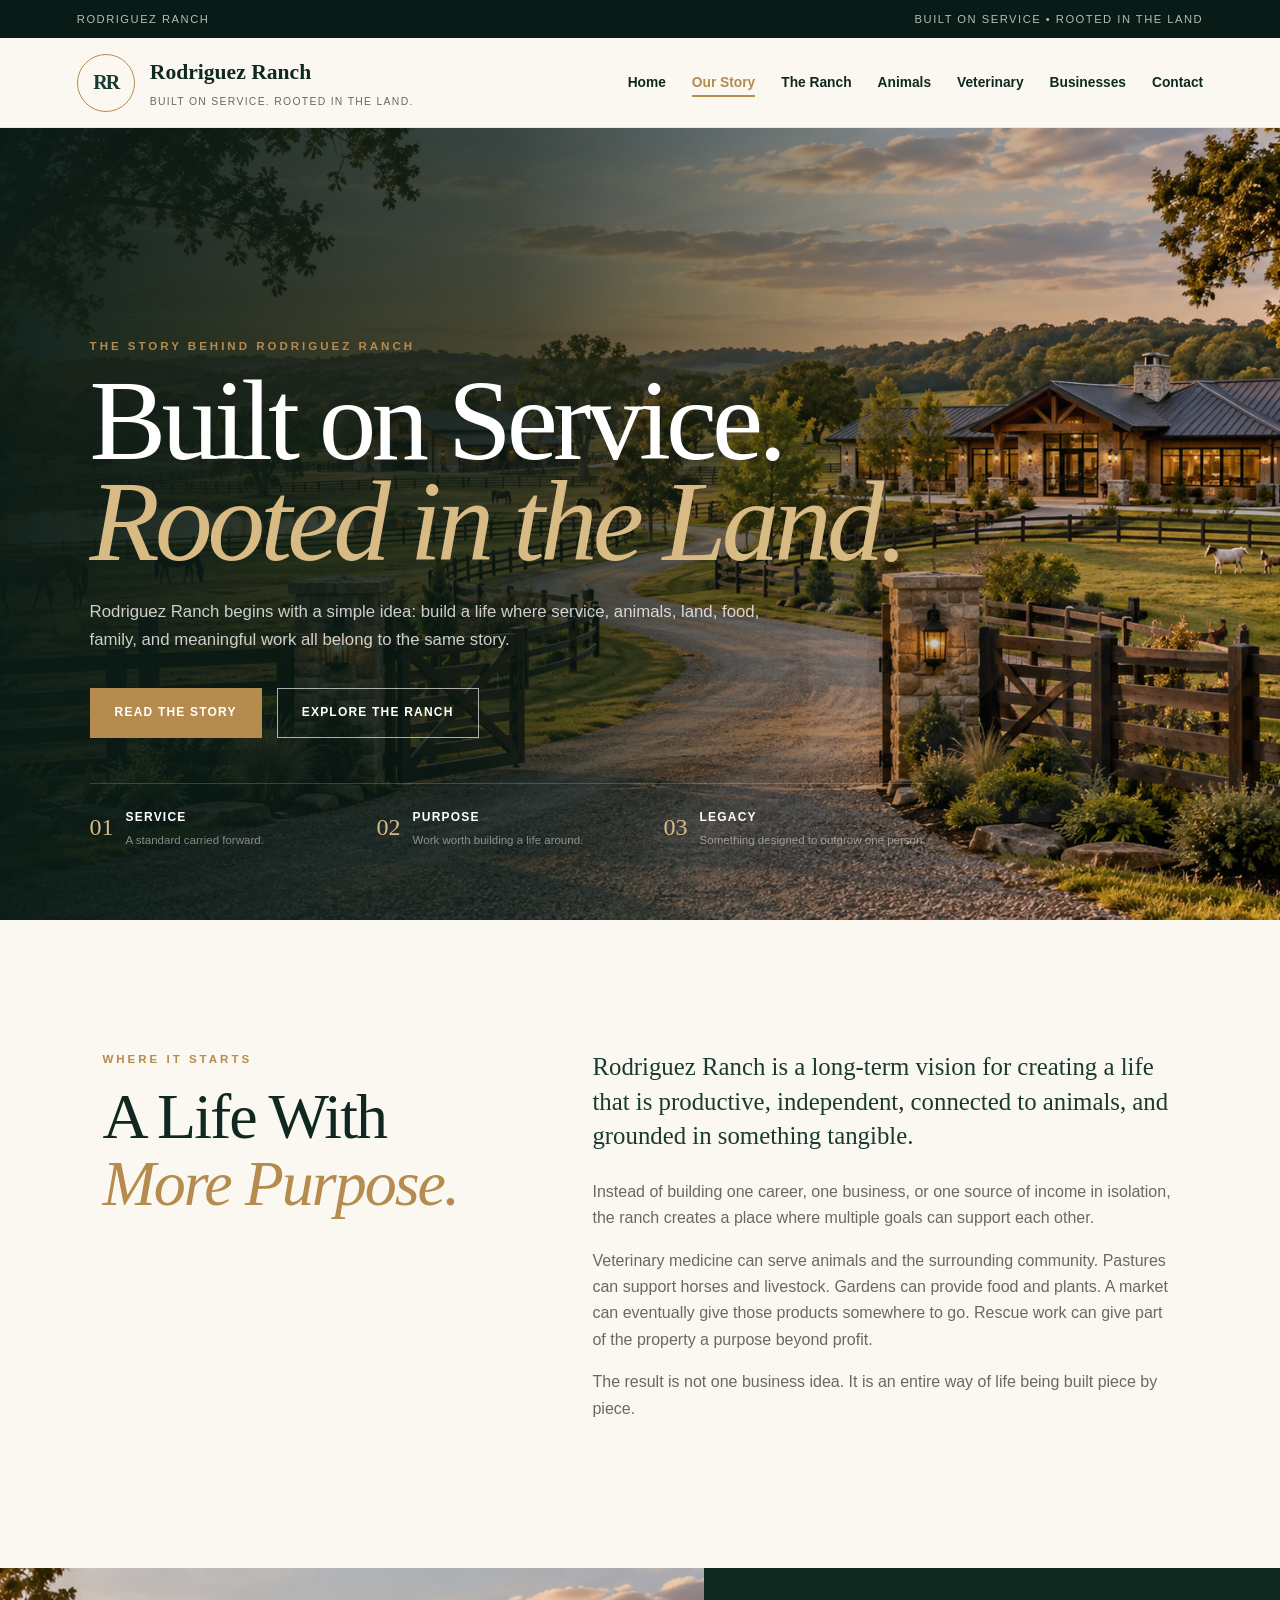
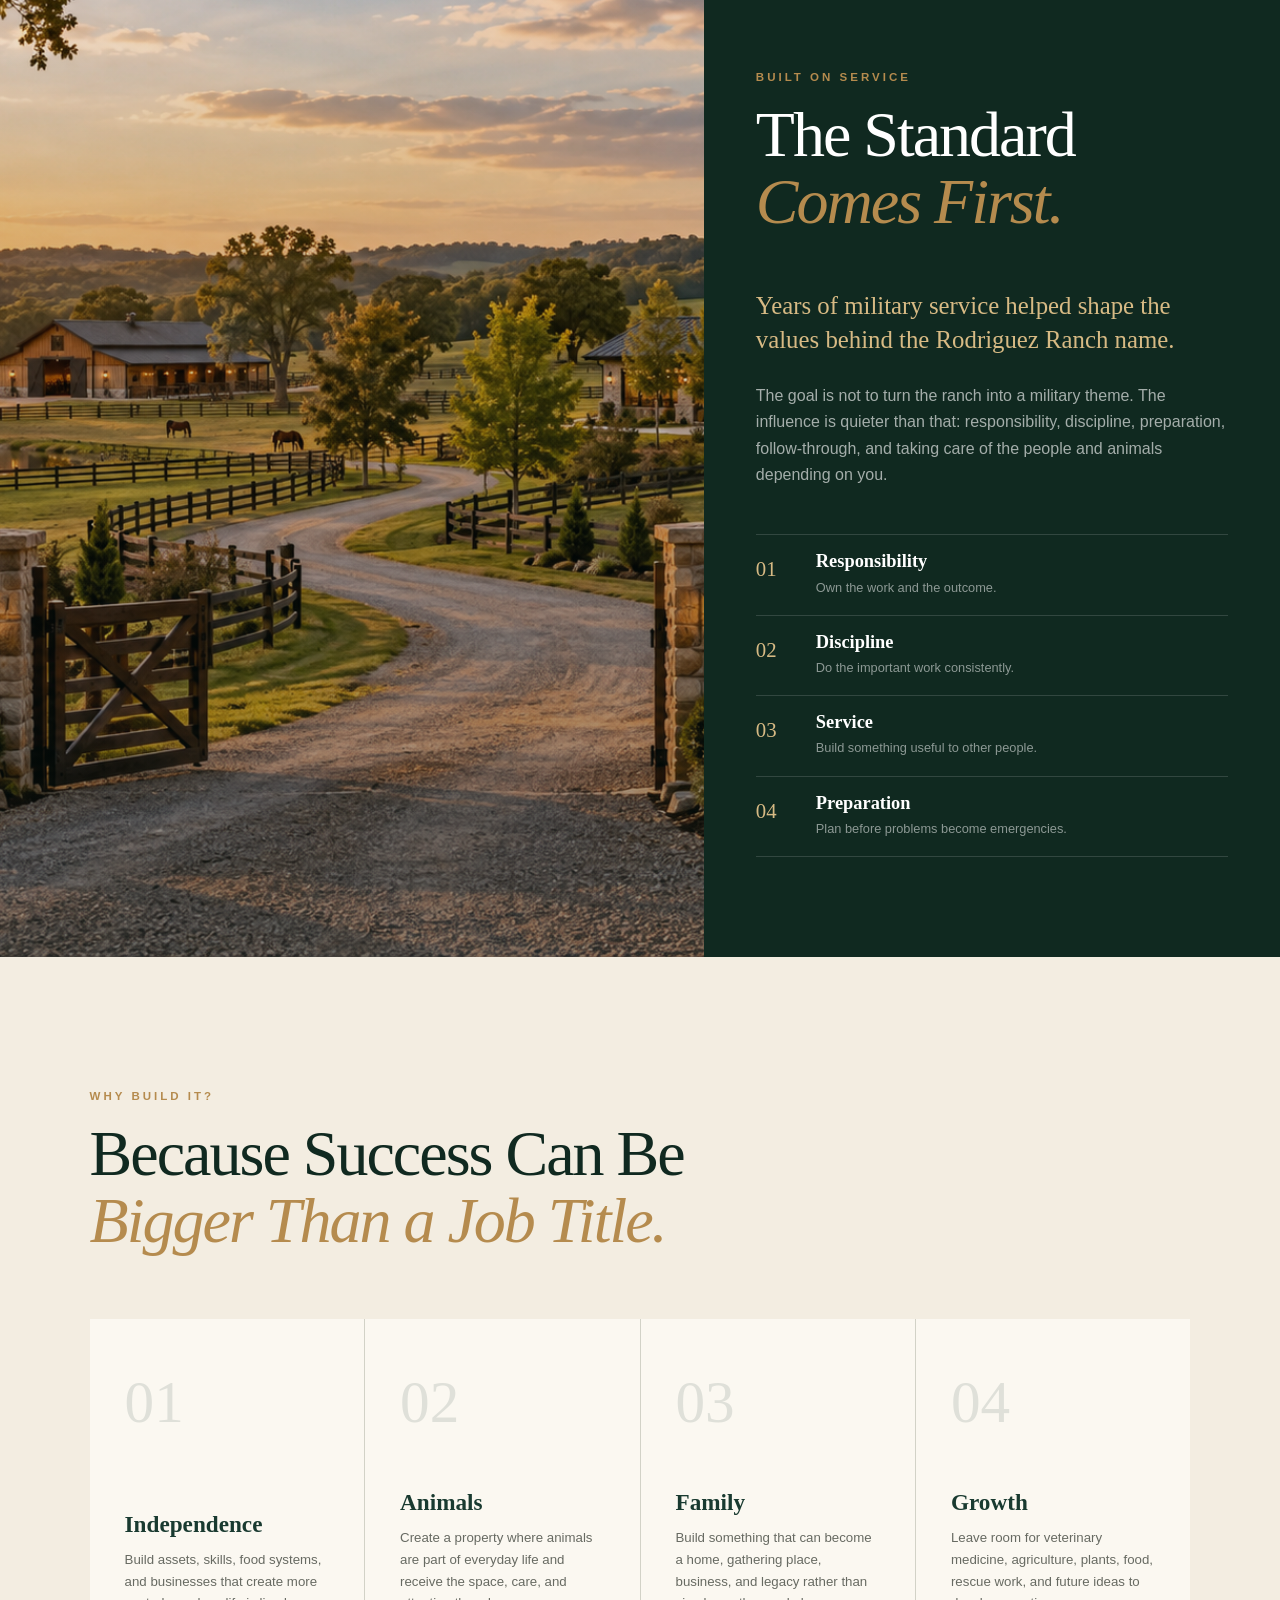
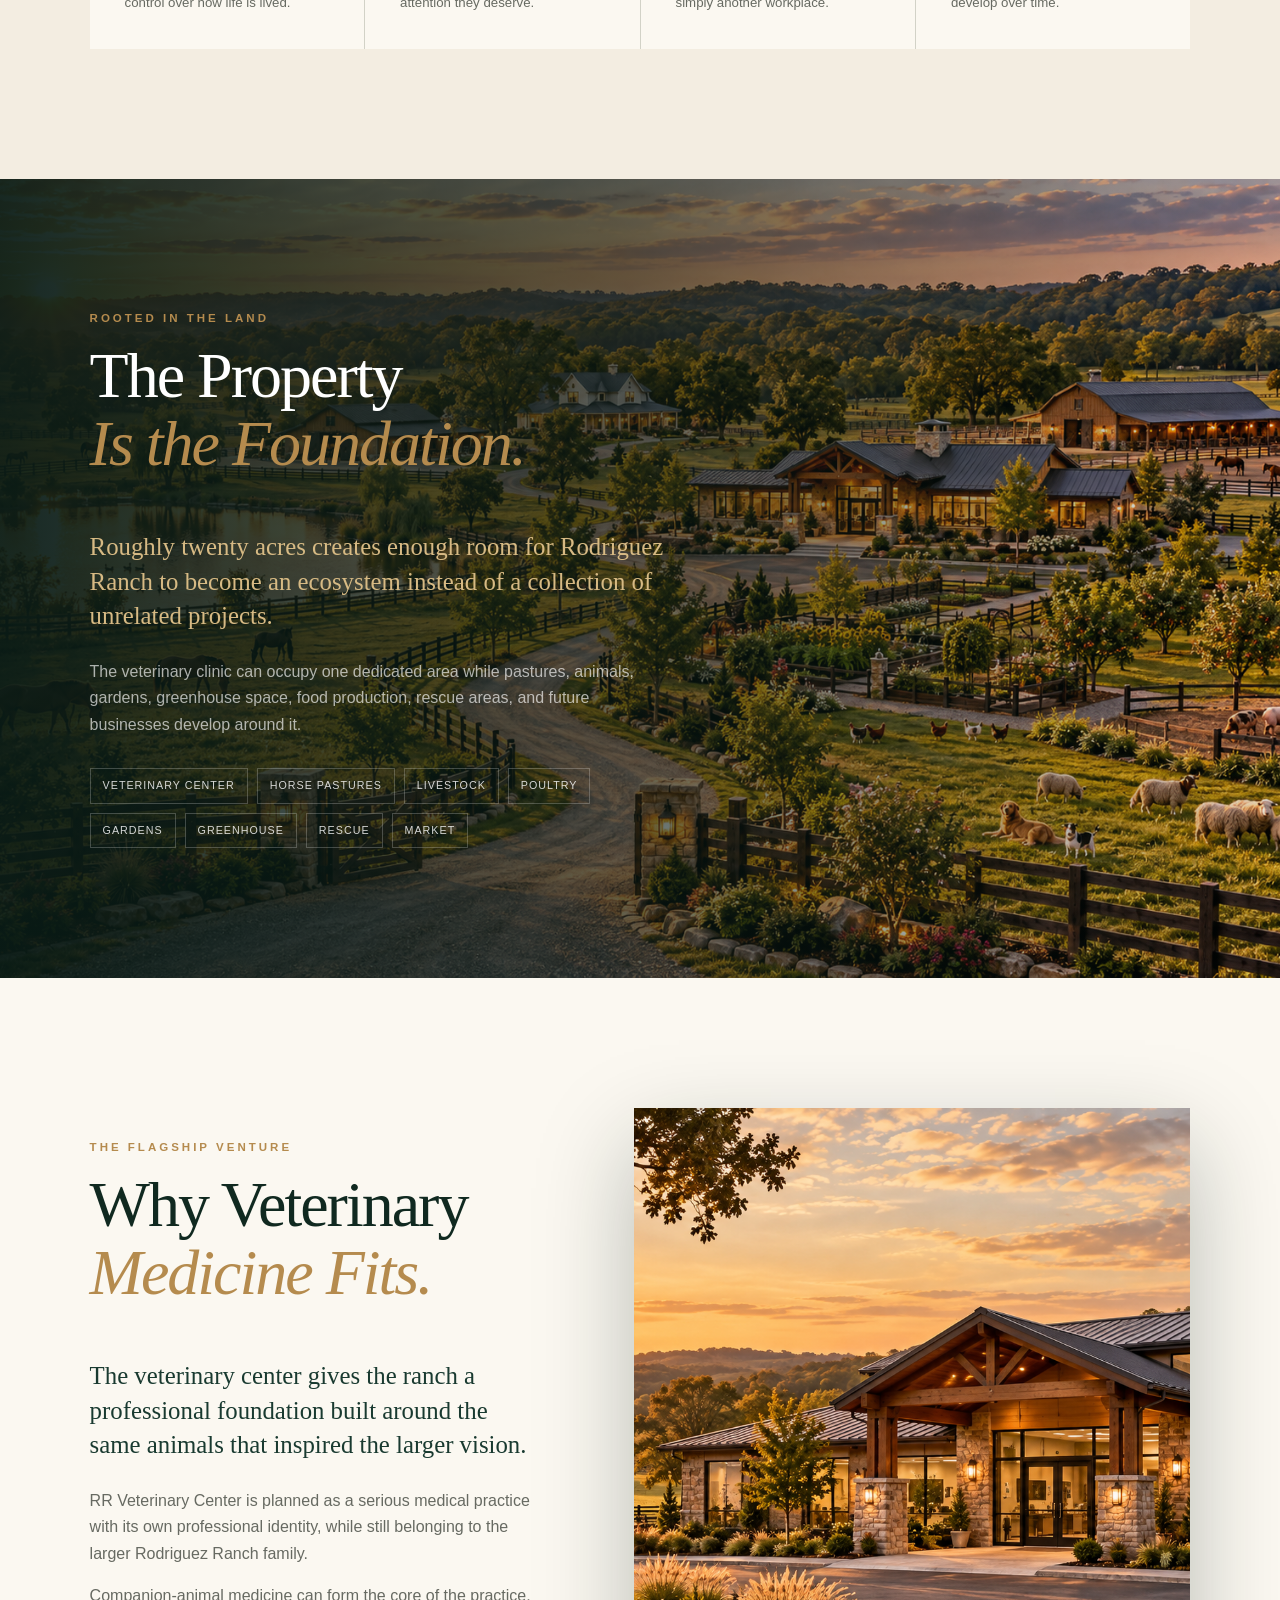
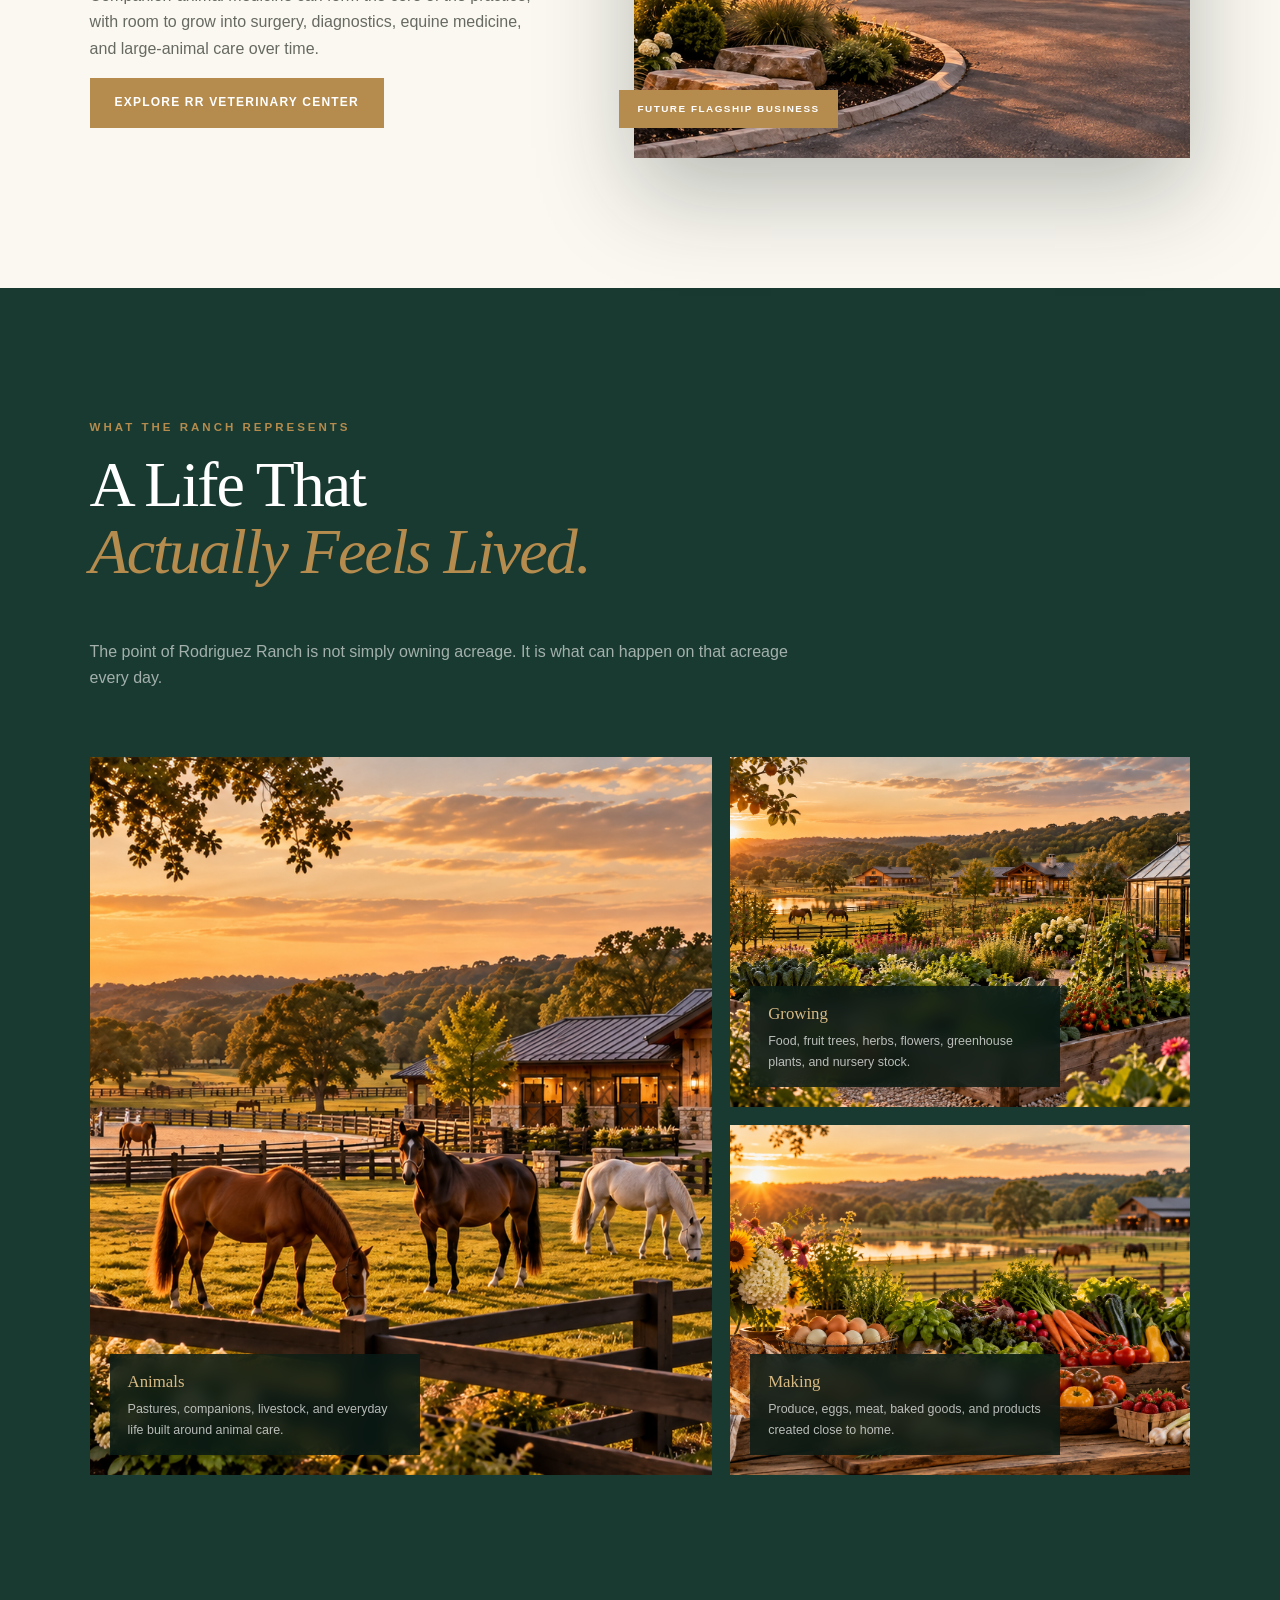
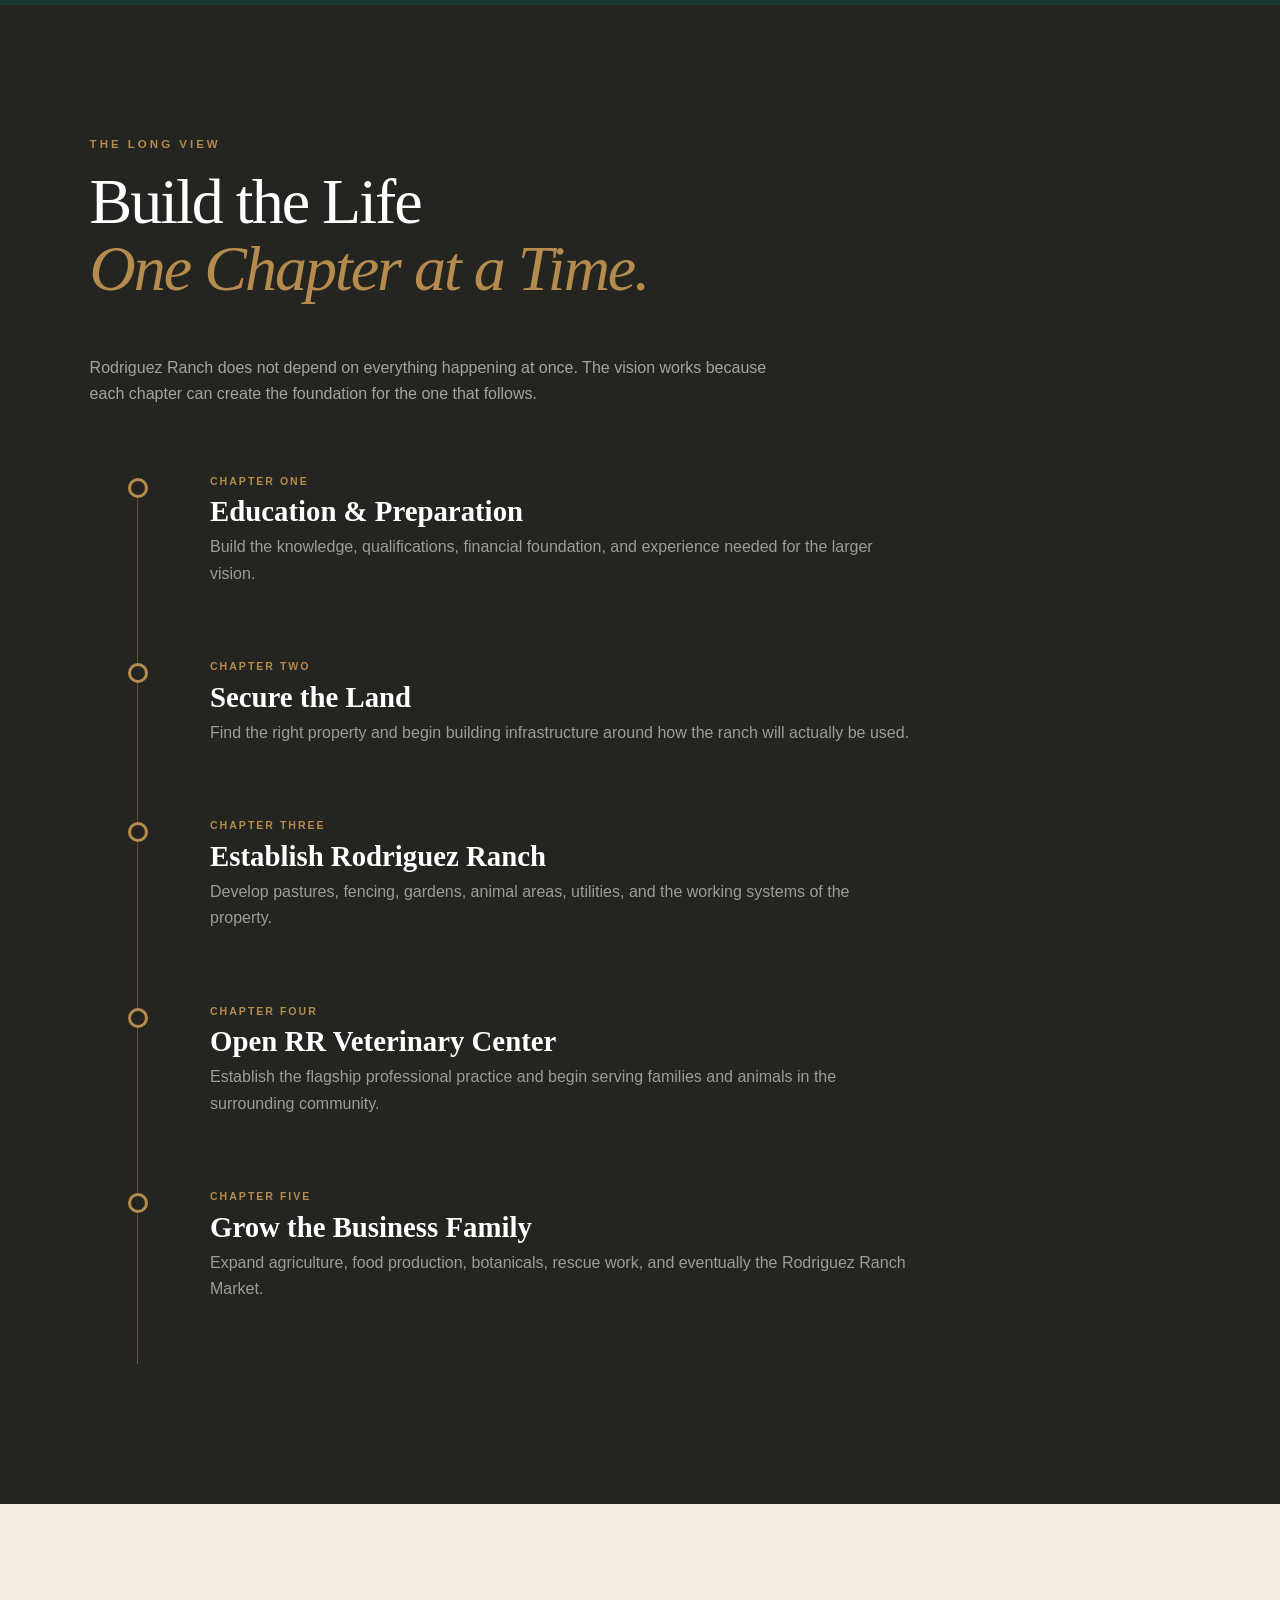
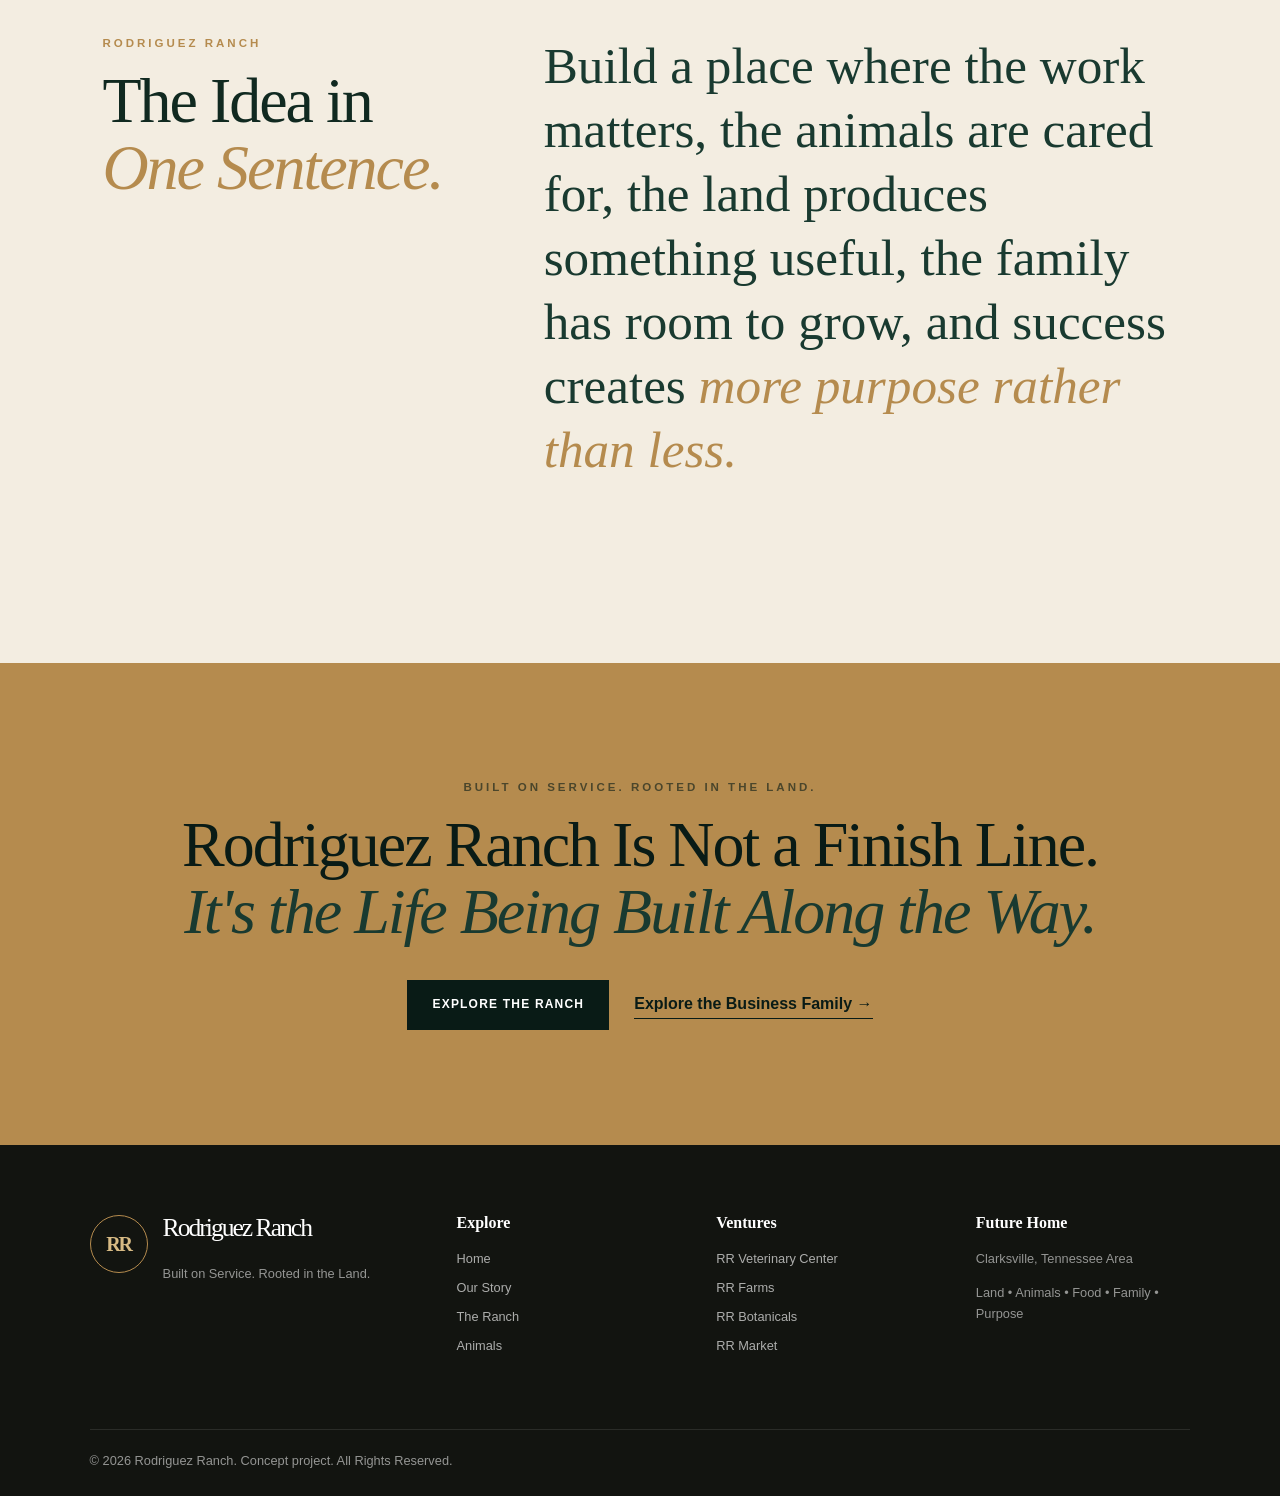
<file: story.html>
<!DOCTYPE html>
<html lang="en">

<head>
  <meta charset="UTF-8">

  <meta
    name="viewport"
    content="width=device-width, initial-scale=1.0"
  >

  <meta
    name="description"
    content="The story and long-term vision behind Rodriguez Ranch near Clarksville, Tennessee."
  >

  <title>Our Story | Rodriguez Ranch</title>

  <link rel="stylesheet" href="style.css">
</head>


<body class="story-page">


  <!-- =========================
       TOP BAR
  ========================== -->

  <div class="top-bar">
    <p>Rodriguez Ranch</p>
    <p>Built on Service • Rooted in the Land</p>
  </div>


  <!-- =========================
       HEADER
  ========================== -->

  <header>

    <a href="index.html" class="brand">

      <div class="brand-mark">
        RR
      </div>

      <div class="brand-text">

        <p class="brand-name">
          Rodriguez Ranch
        </p>

        <p class="brand-tagline">
          Built on Service. Rooted in the Land.
        </p>

      </div>

    </a>


    <nav aria-label="Main navigation">

  <ul>

    <li>
      <a href="index.html">Home</a>
    </li>

    <li>
      <a href="story.html">Our Story</a>
    </li>

    <li>
      <a href="ranch.html">The Ranch</a>
    </li>

    <li>
      <a href="animals.html">Animals</a>
    </li>

    <li>
      <a href="veterinary.html">Veterinary</a>
    </li>

    <li>
      <a href="businesses.html">Businesses</a>
    </li>

    <li>
      <a href="contact.html">Contact</a>
    </li>

  </ul>

</nav>

  </header>



  <main>


    <!-- =========================
         HERO
    ========================== -->

    <section id="story-page-hero">

      <div class="story-page-hero-content">

        <p class="eyebrow">
          The Story Behind Rodriguez Ranch
        </p>

        <h1>
          Built on Service.
          <span>Rooted in the Land.</span>
        </h1>

        <p>
          Rodriguez Ranch begins with a simple idea:
          build a life where service, animals, land,
          food, family, and meaningful work all belong
          to the same story.
        </p>


        <div class="hero-actions">

          <a
            href="#story-origin"
            class="button primary"
          >
            Read the Story
          </a>

          <a
            href="ranch.html"
            class="button secondary"
          >
            Explore the Ranch
          </a>

        </div>


        <div class="story-hero-details">


          <article>

            <span>01</span>

            <div>

              <strong>
                Service
              </strong>

              <p>
                A standard carried forward.
              </p>

            </div>

          </article>


          <article>

            <span>02</span>

            <div>

              <strong>
                Purpose
              </strong>

              <p>
                Work worth building a life around.
              </p>

            </div>

          </article>


          <article>

            <span>03</span>

            <div>

              <strong>
                Legacy
              </strong>

              <p>
                Something designed to outgrow one person.
              </p>

            </div>

          </article>


        </div>

      </div>

    </section>



    <!-- =========================
         ORIGIN
    ========================== -->

    <section id="story-origin">

      <div>

        <p class="eyebrow">
          Where It Starts
        </p>

        <h2>
          A Life With
          <span>More Purpose.</span>
        </h2>

      </div>


      <div class="story-origin-copy">

        <p class="large-copy">
          Rodriguez Ranch is a long-term vision for
          creating a life that is productive,
          independent, connected to animals, and
          grounded in something tangible.
        </p>

        <p>
          Instead of building one career, one business,
          or one source of income in isolation, the ranch
          creates a place where multiple goals can
          support each other.
        </p>

        <p>
          Veterinary medicine can serve animals and the
          surrounding community. Pastures can support
          horses and livestock. Gardens can provide food
          and plants. A market can eventually give those
          products somewhere to go. Rescue work can give
          part of the property a purpose beyond profit.
        </p>

        <p>
          The result is not one business idea. It is an
          entire way of life being built piece by piece.
        </p>

      </div>

    </section>



    <!-- =========================
         SERVICE BACKGROUND
    ========================== -->

    <section id="story-service">

      <div class="story-service-image">

        <img
          src="images/ranch/ranch-entrance.png"
          alt="Concept entrance to Rodriguez Ranch"
        >

      </div>


      <div class="story-service-content">

        <p class="eyebrow">
          Built on Service
        </p>

        <h2>
          The Standard
          <span>Comes First.</span>
        </h2>

        <p class="large-copy">
          Years of military service helped shape the
          values behind the Rodriguez Ranch name.
        </p>

        <p>
          The goal is not to turn the ranch into a
          military theme. The influence is quieter than
          that: responsibility, discipline, preparation,
          follow-through, and taking care of the people
          and animals depending on you.
        </p>


        <div class="service-values">


          <article>

            <span>01</span>

            <h3>
              Responsibility
            </h3>

            <p>
              Own the work and the outcome.
            </p>

          </article>


          <article>

            <span>02</span>

            <h3>
              Discipline
            </h3>

            <p>
              Do the important work consistently.
            </p>

          </article>


          <article>

            <span>03</span>

            <h3>
              Service
            </h3>

            <p>
              Build something useful to other people.
            </p>

          </article>


          <article>

            <span>04</span>

            <h3>
              Preparation
            </h3>

            <p>
              Plan before problems become emergencies.
            </p>

          </article>


        </div>

      </div>

    </section>



    <!-- =========================
         WHY BUILD IT
    ========================== -->

    <section id="story-purpose">

      <div class="story-purpose-heading">

        <p class="eyebrow">
          Why Build It?
        </p>

        <h2>
          Because Success Can Be
          <span>Bigger Than a Job Title.</span>
        </h2>

      </div>


      <div class="purpose-grid">


        <article>

          <span>01</span>

          <h3>
            Independence
          </h3>

          <p>
            Build assets, skills, food systems, and
            businesses that create more control over
            how life is lived.
          </p>

        </article>


        <article>

          <span>02</span>

          <h3>
            Animals
          </h3>

          <p>
            Create a property where animals are part
            of everyday life and receive the space,
            care, and attention they deserve.
          </p>

        </article>


        <article>

          <span>03</span>

          <h3>
            Family
          </h3>

          <p>
            Build something that can become a home,
            gathering place, business, and legacy
            rather than simply another workplace.
          </p>

        </article>


        <article>

          <span>04</span>

          <h3>
            Growth
          </h3>

          <p>
            Leave room for veterinary medicine,
            agriculture, plants, food, rescue work,
            and future ideas to develop over time.
          </p>

        </article>


      </div>

    </section>



    <!-- =========================
         LAND
    ========================== -->

    <section id="story-land">

      <img
        src="images/ranch/ranch-overview.png"
        alt="Concept overview of the future Rodriguez Ranch"
      >


      <div class="story-land-content">

        <p class="eyebrow">
          Rooted in the Land
        </p>

        <h2>
          The Property
          <span>Is the Foundation.</span>
        </h2>

        <p class="large-copy">
          Roughly twenty acres creates enough room for
          Rodriguez Ranch to become an ecosystem instead
          of a collection of unrelated projects.
        </p>

        <p>
          The veterinary clinic can occupy one dedicated
          area while pastures, animals, gardens,
          greenhouse space, food production, rescue
          areas, and future businesses develop around it.
        </p>


        <div class="story-land-list">

          <span>Veterinary Center</span>

          <span>Horse Pastures</span>

          <span>Livestock</span>

          <span>Poultry</span>

          <span>Gardens</span>

          <span>Greenhouse</span>

          <span>Rescue</span>

          <span>Market</span>

        </div>

      </div>

    </section>



    <!-- =========================
         VETERINARY CONNECTION
    ========================== -->

    <section id="story-veterinary">

      <div class="story-vet-copy">

        <p class="eyebrow">
          The Flagship Venture
        </p>

        <h2>
          Why Veterinary
          <span>Medicine Fits.</span>
        </h2>

        <p class="large-copy">
          The veterinary center gives the ranch a
          professional foundation built around the
          same animals that inspired the larger vision.
        </p>

        <p>
          RR Veterinary Center is planned as a serious
          medical practice with its own professional
          identity, while still belonging to the larger
          Rodriguez Ranch family.
        </p>

        <p>
          Companion-animal medicine can form the core
          of the practice, with room to grow into
          surgery, diagnostics, equine medicine, and
          large-animal care over time.
        </p>


        <a
          href="veterinary.html"
          class="button primary"
        >
          Explore RR Veterinary Center
        </a>

      </div>


      <div class="story-vet-image">

        <img
          src="images/veterinary/vet-center.png"
          alt="Concept exterior of RR Veterinary Center"
        >

        <div class="story-vet-image-label">
          Future Flagship Business
        </div>

      </div>

    </section>



    <!-- =========================
         THE LIFE
    ========================== -->

    <section id="story-life">

      <div class="story-life-heading">

        <p class="eyebrow">
          What the Ranch Represents
        </p>

        <h2>
          A Life That
          <span>Actually Feels Lived.</span>
        </h2>

        <p>
          The point of Rodriguez Ranch is not simply
          owning acreage. It is what can happen on
          that acreage every day.
        </p>

      </div>


      <div class="life-gallery">


        <figure>

          <img
            src="images/animals/horses-donkey.png"
            alt="Horses and donkey in pasture"
          >

          <figcaption>
            <span>Animals</span>

            Pastures, companions, livestock, and
            everyday life built around animal care.
          </figcaption>

        </figure>


        <figure>

          <img
            src="images/gardens/garden-greenhouse.png"
            alt="Garden and greenhouse at Rodriguez Ranch"
          >

          <figcaption>
            <span>Growing</span>

            Food, fruit trees, herbs, flowers,
            greenhouse plants, and nursery stock.
          </figcaption>

        </figure>


        <figure>

          <img
            src="images/products/ranch-food.png"
            alt="Food and produce from the future Rodriguez Ranch"
          >

          <figcaption>
            <span>Making</span>

            Produce, eggs, meat, baked goods,
            and products created close to home.
          </figcaption>

        </figure>


      </div>

    </section>



    <!-- =========================
         ROADMAP
    ========================== -->

    <section id="story-roadmap">

      <div class="story-roadmap-heading">

        <p class="eyebrow">
          The Long View
        </p>

        <h2>
          Build the Life
          <span>One Chapter at a Time.</span>
        </h2>

        <p>
          Rodriguez Ranch does not depend on everything
          happening at once. The vision works because
          each chapter can create the foundation for
          the one that follows.
        </p>

      </div>


      <div class="story-timeline">


        <article>

          <p class="phase">
            Chapter One
          </p>

          <h3>
            Education &amp; Preparation
          </h3>

          <p>
            Build the knowledge, qualifications,
            financial foundation, and experience needed
            for the larger vision.
          </p>

        </article>


        <article>

          <p class="phase">
            Chapter Two
          </p>

          <h3>
            Secure the Land
          </h3>

          <p>
            Find the right property and begin building
            infrastructure around how the ranch will
            actually be used.
          </p>

        </article>


        <article>

          <p class="phase">
            Chapter Three
          </p>

          <h3>
            Establish Rodriguez Ranch
          </h3>

          <p>
            Develop pastures, fencing, gardens,
            animal areas, utilities, and the working
            systems of the property.
          </p>

        </article>


        <article>

          <p class="phase">
            Chapter Four
          </p>

          <h3>
            Open RR Veterinary Center
          </h3>

          <p>
            Establish the flagship professional
            practice and begin serving families and
            animals in the surrounding community.
          </p>

        </article>


        <article>

          <p class="phase">
            Chapter Five
          </p>

          <h3>
            Grow the Business Family
          </h3>

          <p>
            Expand agriculture, food production,
            botanicals, rescue work, and eventually
            the Rodriguez Ranch Market.
          </p>

        </article>


      </div>

    </section>



    <!-- =========================
         MANIFESTO
    ========================== -->

    <section id="story-manifesto">

      <div>

        <p class="eyebrow">
          Rodriguez Ranch
        </p>

        <h2>
          The Idea in
          <span>One Sentence.</span>
        </h2>

      </div>


      <div>

        <p class="manifesto-statement">
          Build a place where the work matters,
          the animals are cared for, the land
          produces something useful, the family
          has room to grow, and success creates
          <em>more purpose rather than less.</em>
        </p>

      </div>

    </section>



    <!-- =========================
         FINAL
    ========================== -->

    <section id="story-final">

      <p class="eyebrow">
        Built on Service. Rooted in the Land.
      </p>

      <h2>
        Rodriguez Ranch Is Not a Finish Line.
        <span>It's the Life Being Built Along the Way.</span>
      </h2>


      <div class="story-final-actions">

        <a
          href="ranch.html"
          class="button ranch-dark-button"
        >
          Explore the Ranch
        </a>

        <a
          href="businesses.html"
          class="story-final-link"
        >
          Explore the Business Family →
        </a>

      </div>

    </section>


  </main>



  <!-- =========================
       FOOTER
  ========================== -->

  <footer>

    <div class="footer-brand">

      <div class="brand-mark">
        RR
      </div>

      <div>

        <h2>
          Rodriguez Ranch
        </h2>

        <p>
          Built on Service. Rooted in the Land.
        </p>

      </div>

    </div>


    <div>

      <h3>
        Explore
      </h3>

      <ul>
        <li><a href="index.html">Home</a></li>
        <li><a href="story.html">Our Story</a></li>
        <li><a href="ranch.html">The Ranch</a></li>
        <li><a href="animals.html">Animals</a></li>
      </ul>

    </div>


    <div>

      <h3>
        Ventures
      </h3>

      <ul>
        <li><a href="veterinary.html">RR Veterinary Center</a></li>
        <li><a href="businesses.html">RR Farms</a></li>
        <li><a href="businesses.html">RR Botanicals</a></li>
        <li><a href="businesses.html">RR Market</a></li>
      </ul>

    </div>


    <div>

      <h3>
        Future Home
      </h3>

      <p>
        Clarksville, Tennessee Area
      </p>

      <p>
        Land • Animals • Food • Family • Purpose
      </p>

    </div>


    <p class="copyright">
      &copy; 2026 Rodriguez Ranch.
      Concept Project. All Rights Reserved.
    </p>

  </footer>


  <script src="script.js"></script>

</body>

</html>
</file>
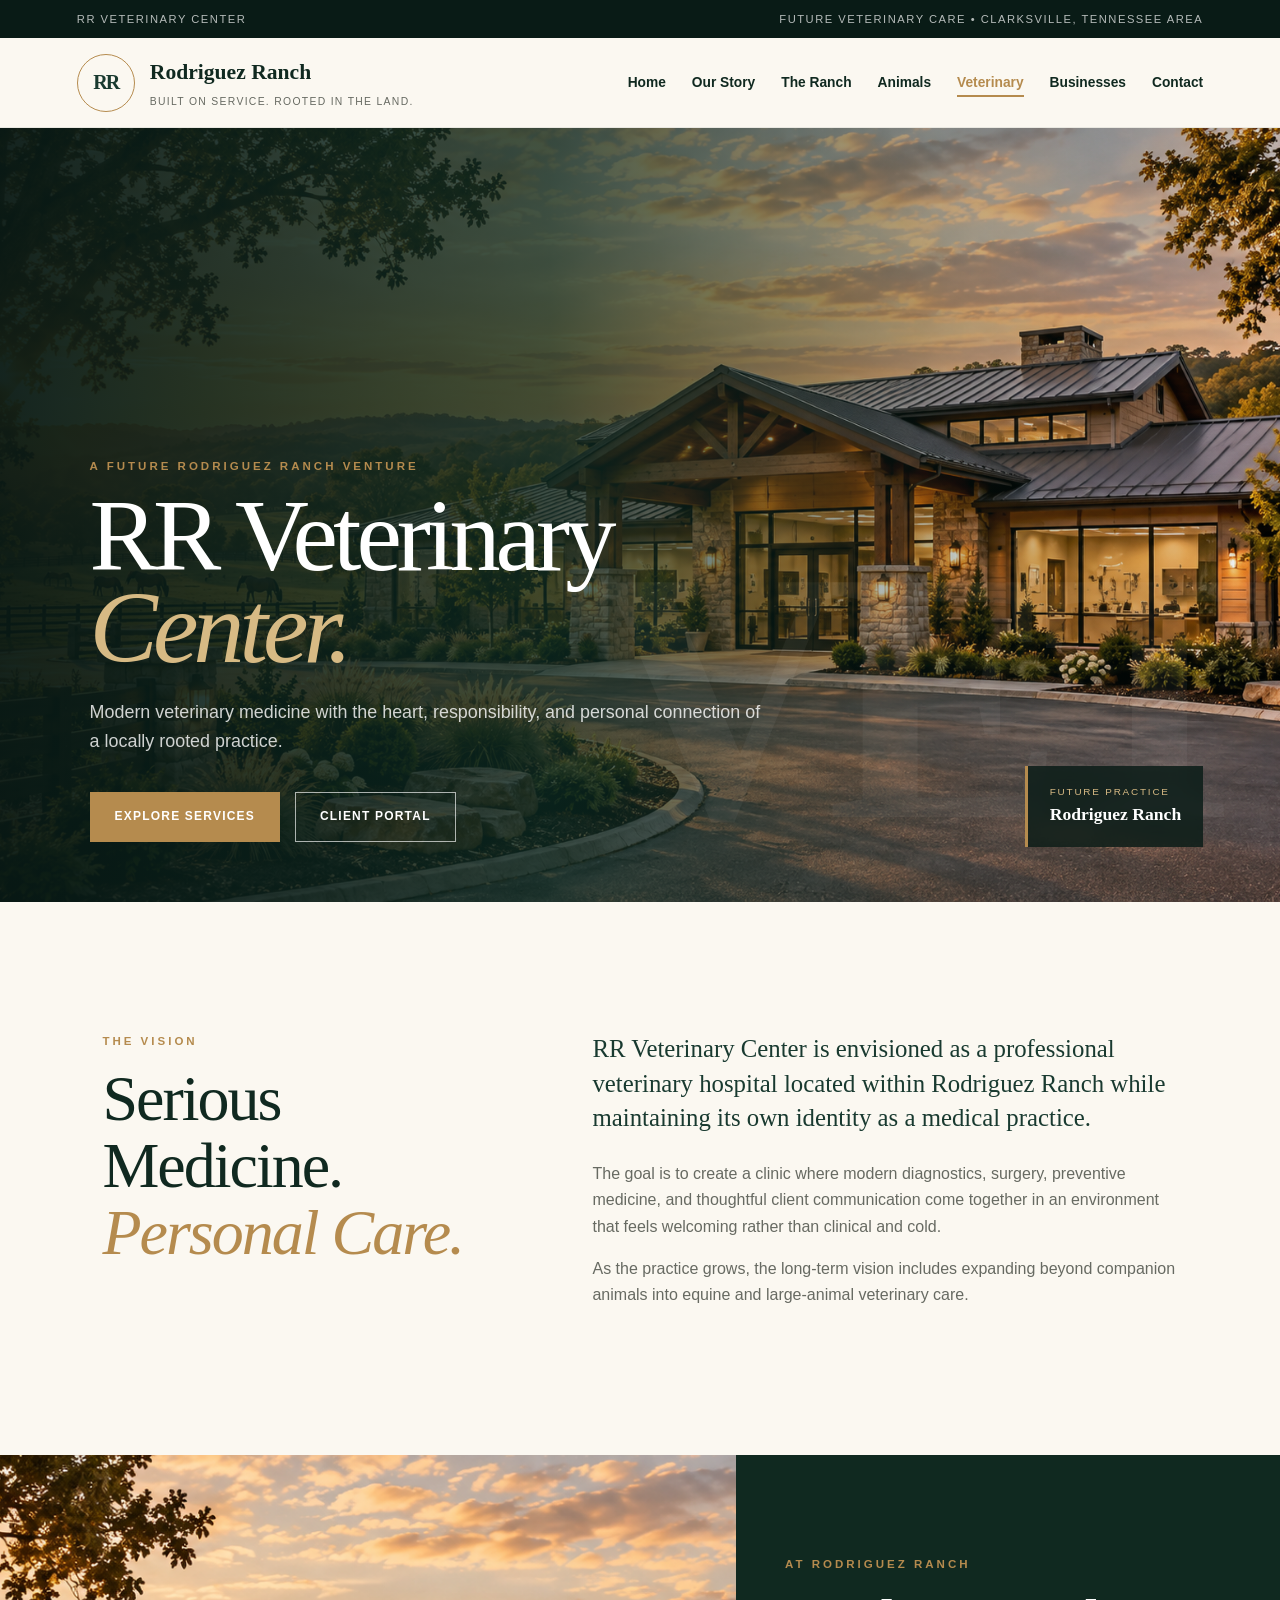
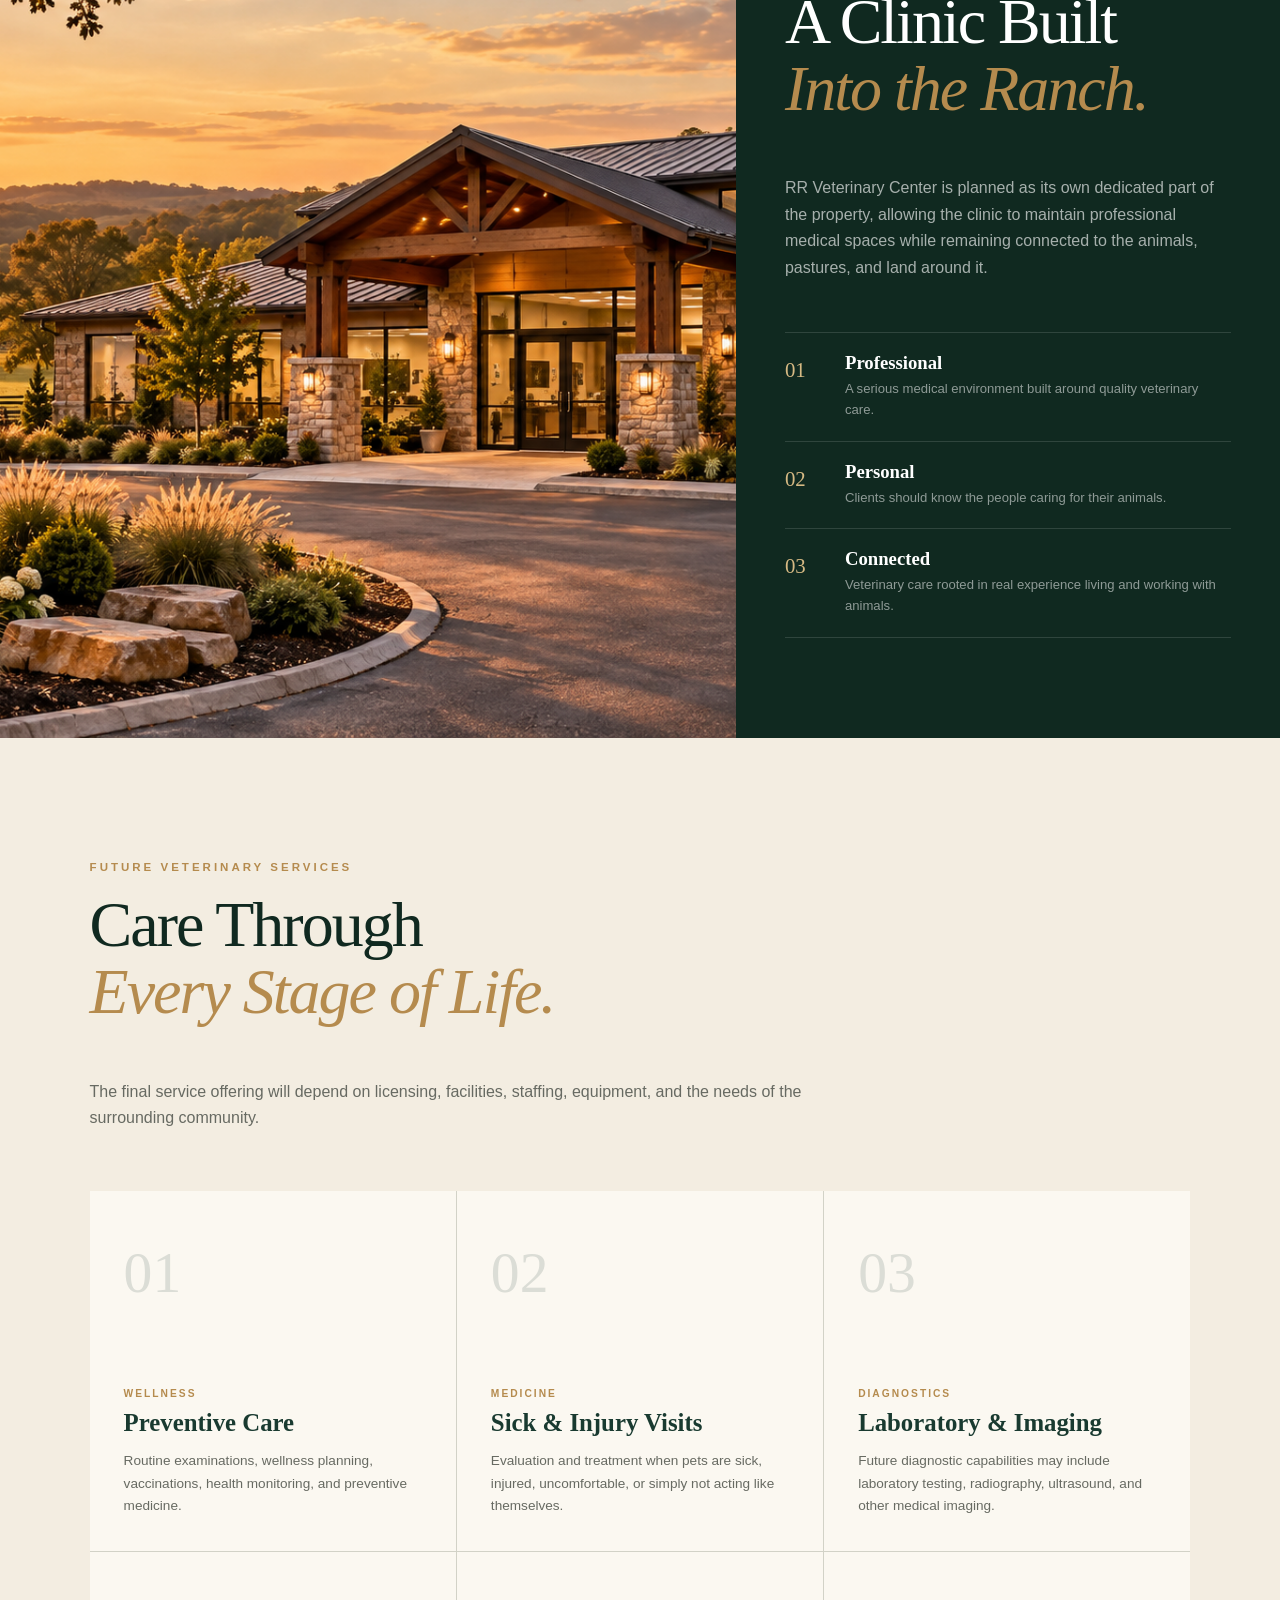
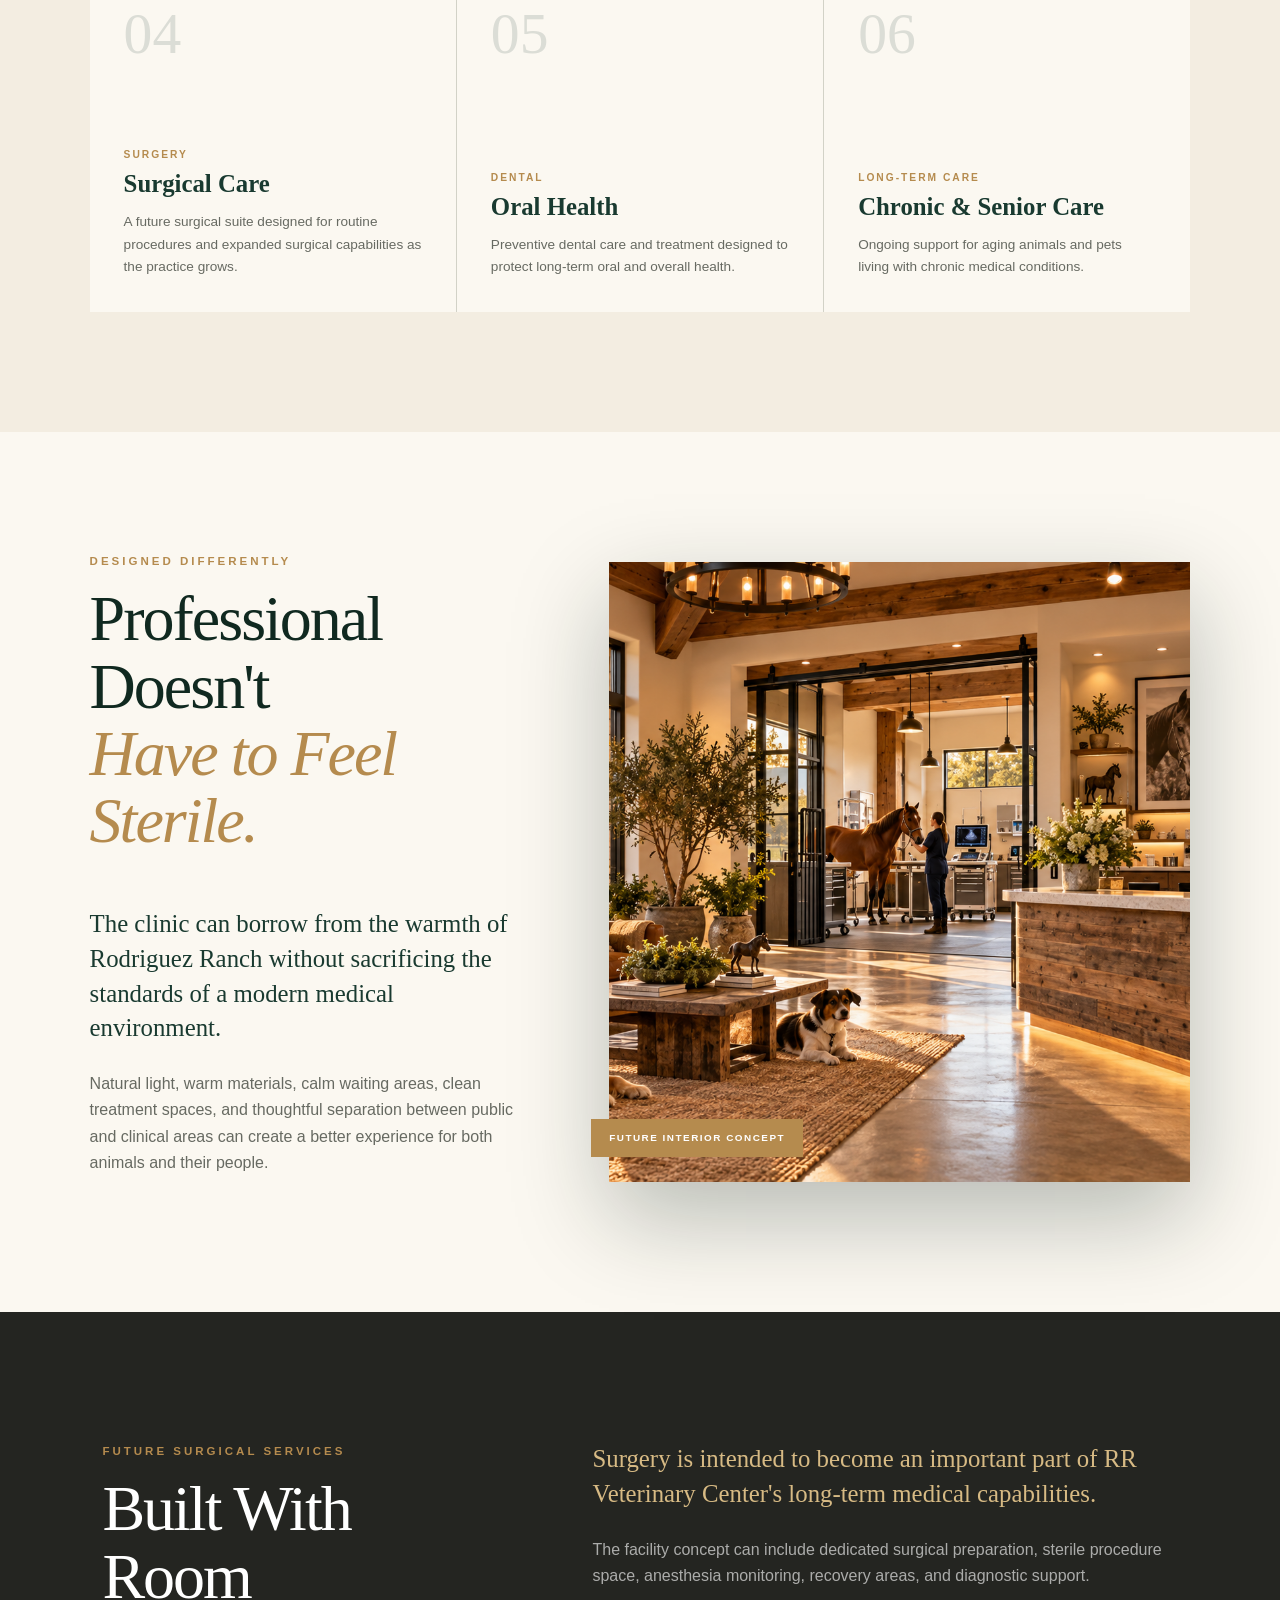
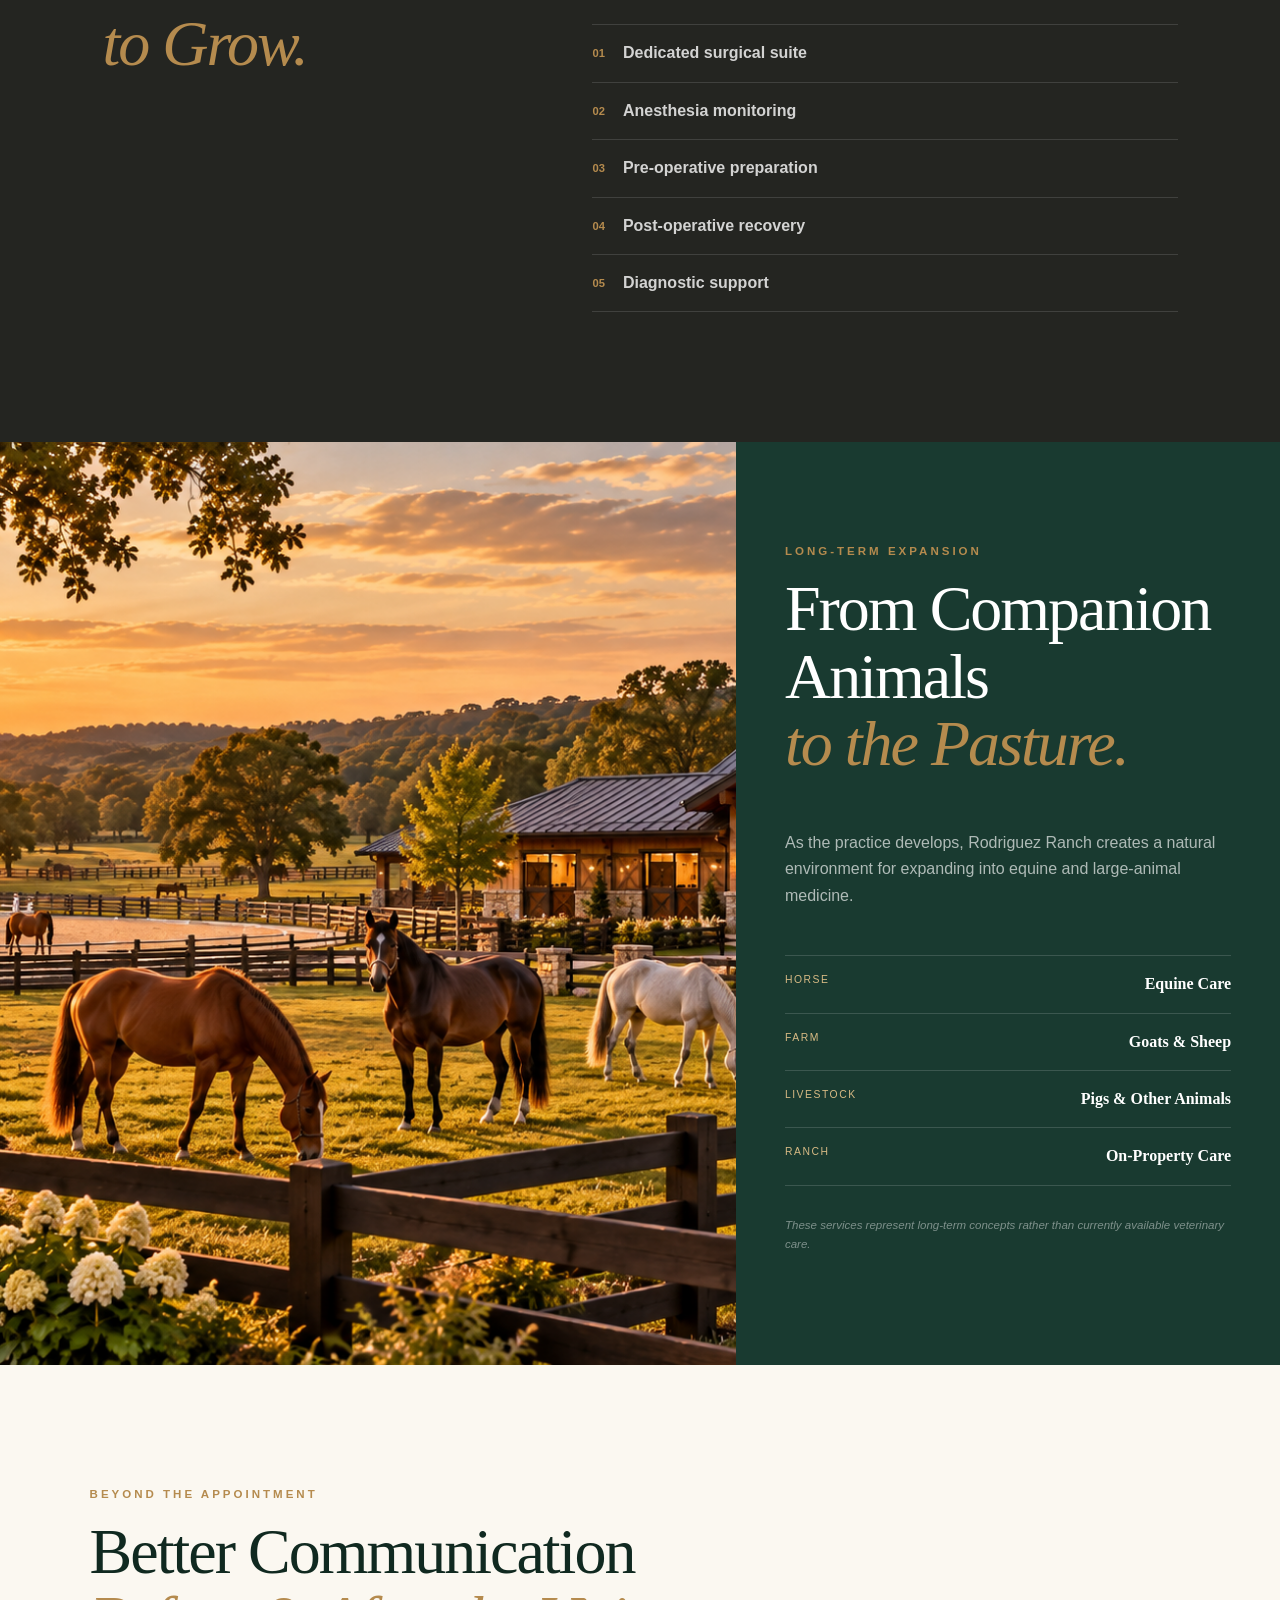
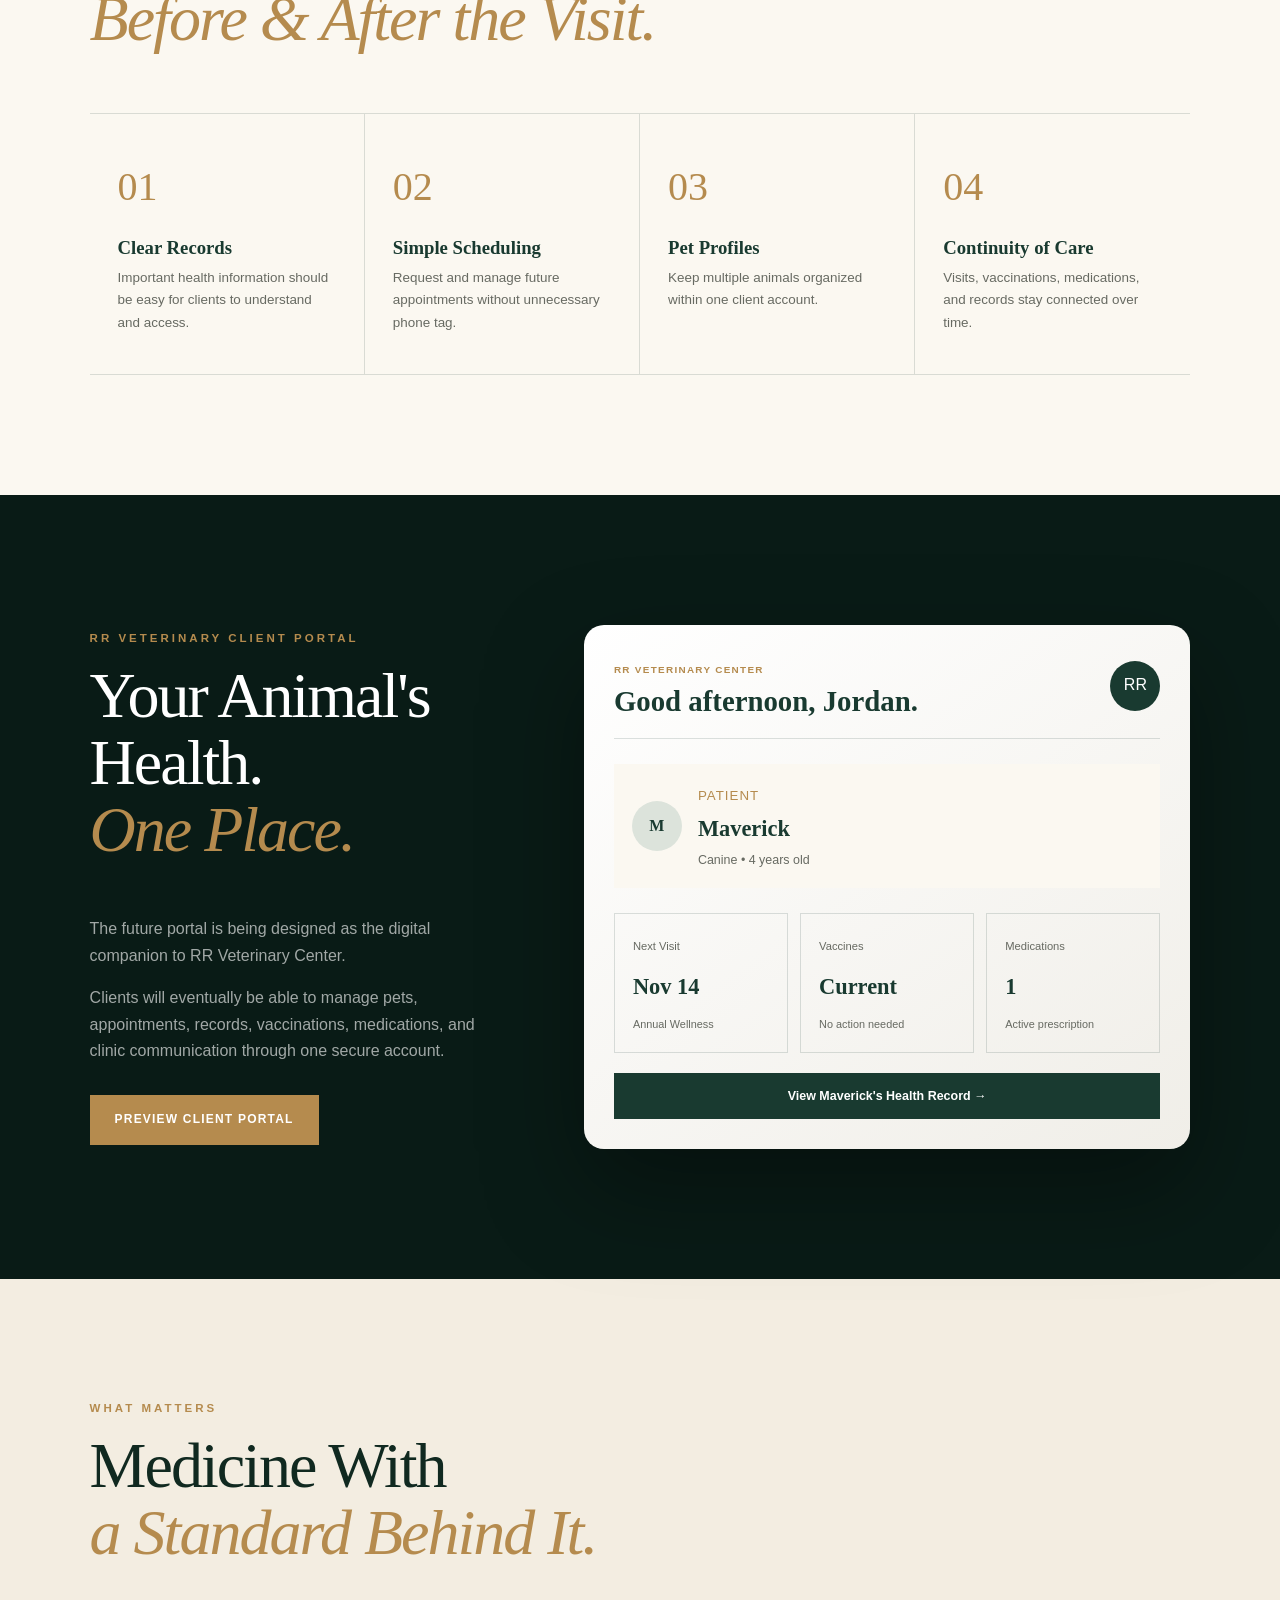
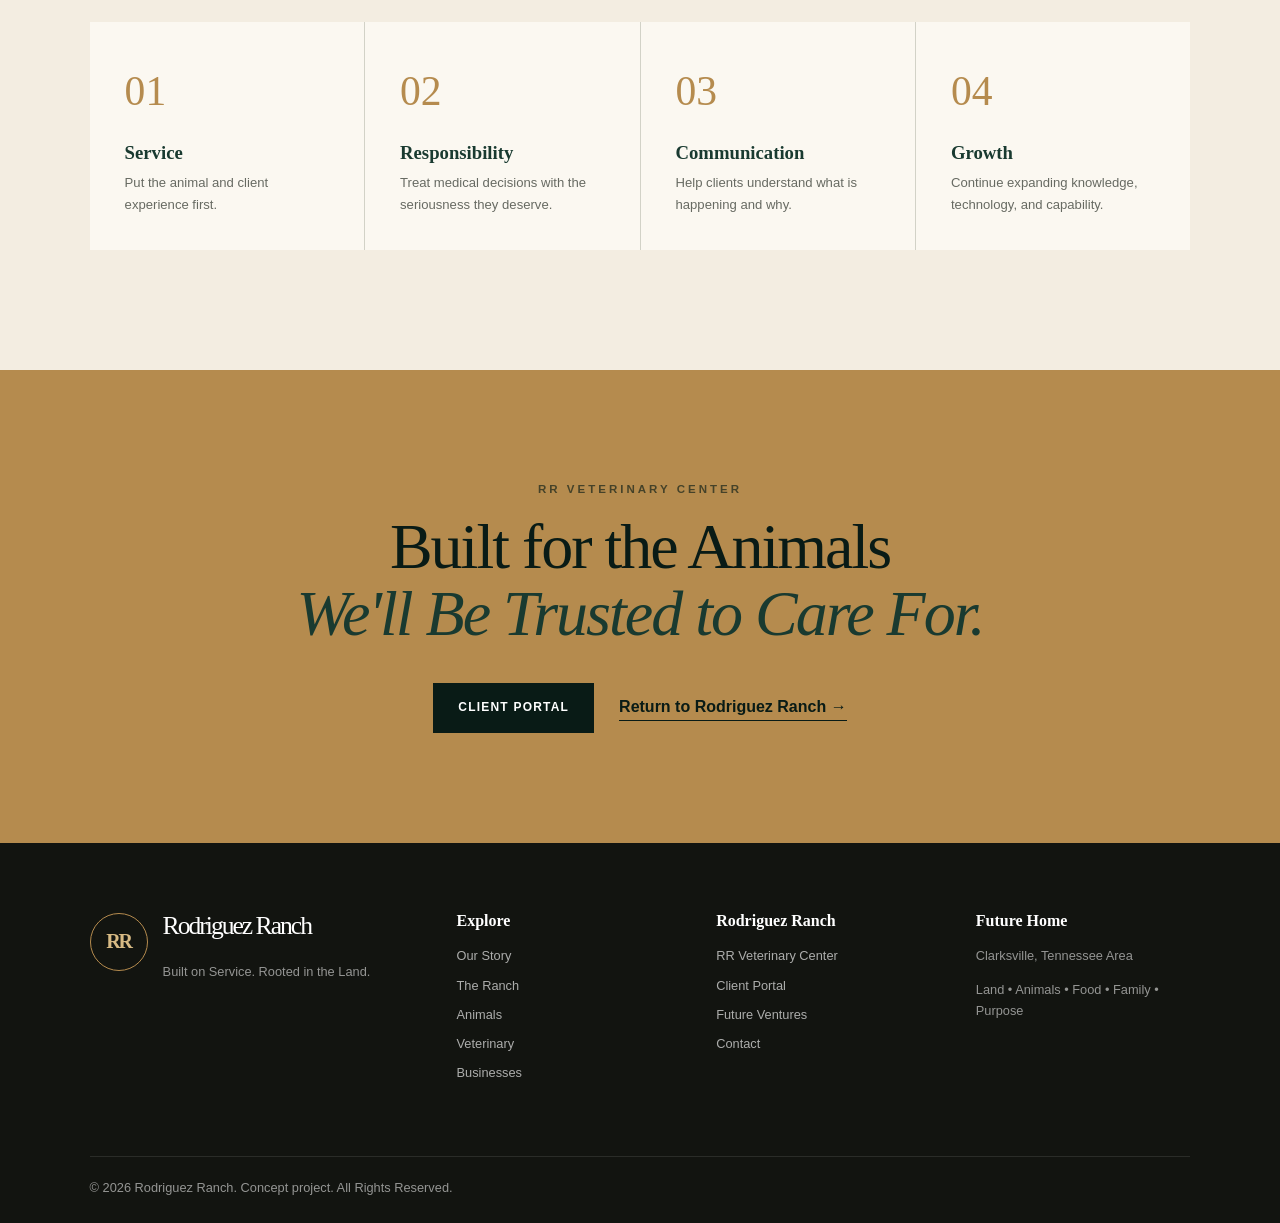
<file: veterinary.html>
<!DOCTYPE html>
<html lang="en">

<head>
  <meta charset="UTF-8">

  <meta
    name="viewport"
    content="width=device-width, initial-scale=1.0"
  >

  <meta
    name="description"
    content="Explore the future RR Veterinary Center at Rodriguez Ranch, a modern veterinary practice envisioned for the Clarksville, Tennessee area."
  >

  <title>RR Veterinary Center | Rodriguez Ranch</title>

  <link rel="stylesheet" href="style.css">
</head>


<body class="veterinary-page">

  <!-- =========================
       TOP BAR
  ========================== -->

  <div class="top-bar">
    <p>RR Veterinary Center</p>
    <p>Future Veterinary Care • Clarksville, Tennessee Area</p>
  </div>


  <!-- =========================
       HEADER
  ========================== -->

  <header>

    <a href="index.html" class="brand">

      <div class="brand-mark">
        RR
      </div>

      <div class="brand-text">

        <p class="brand-name">
          Rodriguez Ranch
        </p>

        <p class="brand-tagline">
          Built on Service. Rooted in the Land.
        </p>

      </div>

    </a>


    <nav aria-label="Main navigation">

  <ul>

    <li>
      <a href="index.html">Home</a>
    </li>

    <li>
      <a href="story.html">Our Story</a>
    </li>

    <li>
      <a href="ranch.html">The Ranch</a>
    </li>

    <li>
      <a href="animals.html">Animals</a>
    </li>

    <li>
      <a href="veterinary.html">Veterinary</a>
    </li>

    <li>
      <a href="businesses.html">Businesses</a>
    </li>

    <li>
      <a href="contact.html">Contact</a>
    </li>

  </ul>

</nav>

  </header>



  <main>


    <!-- =========================
         VETERINARY HERO
    ========================== -->

    <section id="vet-page-hero">

      <div class="vet-page-hero-content">

        <p class="eyebrow">
          A Future Rodriguez Ranch Venture
        </p>

        <h1>
          RR Veterinary
          <span>Center.</span>
        </h1>

        <p class="vet-hero-lead">
          Modern veterinary medicine with the heart,
          responsibility, and personal connection of
          a locally rooted practice.
        </p>


        <div class="hero-actions">

          <a href="#services" class="button primary">
            Explore Services
          </a>

          <a href="#portal" class="button secondary">
            Client Portal
          </a>

        </div>

      </div>


      <div class="vet-hero-badge">

        <span>
          Future Practice
        </span>

        <strong>
          Rodriguez Ranch
        </strong>

      </div>

    </section>



    <!-- =========================
         INTRO / MISSION
    ========================== -->

    <section id="vet-intro">

      <div class="vet-intro-heading">

        <p class="eyebrow">
          The Vision
        </p>

        <h2>
          Serious Medicine.
          <span>Personal Care.</span>
        </h2>

      </div>


      <div class="vet-intro-copy">

        <p class="large-copy">
          RR Veterinary Center is envisioned as a
          professional veterinary hospital located
          within Rodriguez Ranch while maintaining
          its own identity as a medical practice.
        </p>

        <p>
          The goal is to create a clinic where modern
          diagnostics, surgery, preventive medicine,
          and thoughtful client communication come
          together in an environment that feels
          welcoming rather than clinical and cold.
        </p>

        <p>
          As the practice grows, the long-term vision
          includes expanding beyond companion animals
          into equine and large-animal veterinary care.
        </p>

      </div>

    </section>



    <!-- =========================
         CLINIC IMAGE / STATEMENT
    ========================== -->

    <section id="vet-clinic-feature">

      <div class="vet-clinic-image">

        <img
          src="images/veterinary/vet-center.png"
          alt="Concept exterior of RR Veterinary Center"
        >

      </div>


      <div class="vet-clinic-statement">

        <p class="eyebrow">
          At Rodriguez Ranch
        </p>

        <h2>
          A Clinic Built
          <span>Into the Ranch.</span>
        </h2>

        <p>
          RR Veterinary Center is planned as its own
          dedicated part of the property, allowing the
          clinic to maintain professional medical spaces
          while remaining connected to the animals,
          pastures, and land around it.
        </p>


        <div class="clinic-principles">

          <article>
            <span>01</span>
            <h3>Professional</h3>
            <p>
              A serious medical environment built around
              quality veterinary care.
            </p>
          </article>


          <article>
            <span>02</span>
            <h3>Personal</h3>
            <p>
              Clients should know the people caring for
              their animals.
            </p>
          </article>


          <article>
            <span>03</span>
            <h3>Connected</h3>
            <p>
              Veterinary care rooted in real experience
              living and working with animals.
            </p>
          </article>

        </div>

      </div>

    </section>



    <!-- =========================
         SERVICES
    ========================== -->

    <section id="services" class="vet-services">

      <div class="section-heading">

        <p class="eyebrow">
          Future Veterinary Services
        </p>

        <h2>
          Care Through
          <span>Every Stage of Life.</span>
        </h2>

        <p>
          The final service offering will depend on
          licensing, facilities, staffing, equipment,
          and the needs of the surrounding community.
        </p>

      </div>


      <div class="vet-service-grid">


        <article>

          <span class="service-number">
            01
          </span>

          <p class="service-type">
            Wellness
          </p>

          <h3>
            Preventive Care
          </h3>

          <p>
            Routine examinations, wellness planning,
            vaccinations, health monitoring, and
            preventive medicine.
          </p>

        </article>


        <article>

          <span class="service-number">
            02
          </span>

          <p class="service-type">
            Medicine
          </p>

          <h3>
            Sick &amp; Injury Visits
          </h3>

          <p>
            Evaluation and treatment when pets are
            sick, injured, uncomfortable, or simply
            not acting like themselves.
          </p>

        </article>


        <article>

          <span class="service-number">
            03
          </span>

          <p class="service-type">
            Diagnostics
          </p>

          <h3>
            Laboratory &amp; Imaging
          </h3>

          <p>
            Future diagnostic capabilities may include
            laboratory testing, radiography, ultrasound,
            and other medical imaging.
          </p>

        </article>


        <article>

          <span class="service-number">
            04
          </span>

          <p class="service-type">
            Surgery
          </p>

          <h3>
            Surgical Care
          </h3>

          <p>
            A future surgical suite designed for
            routine procedures and expanded surgical
            capabilities as the practice grows.
          </p>

        </article>


        <article>

          <span class="service-number">
            05
          </span>

          <p class="service-type">
            Dental
          </p>

          <h3>
            Oral Health
          </h3>

          <p>
            Preventive dental care and treatment designed
            to protect long-term oral and overall health.
          </p>

        </article>


        <article>

          <span class="service-number">
            06
          </span>

          <p class="service-type">
            Long-Term Care
          </p>

          <h3>
            Chronic &amp; Senior Care
          </h3>

          <p>
            Ongoing support for aging animals and pets
            living with chronic medical conditions.
          </p>

        </article>

      </div>

    </section>



    <!-- =========================
         INTERIOR / EXPERIENCE
    ========================== -->

    <section id="clinic-experience">

      <div class="clinic-experience-copy">

        <p class="eyebrow">
          Designed Differently
        </p>

        <h2>
          Professional Doesn't
          <span>Have to Feel Sterile.</span>
        </h2>

        <p class="large-copy">
          The clinic can borrow from the warmth of
          Rodriguez Ranch without sacrificing the
          standards of a modern medical environment.
        </p>

        <p>
          Natural light, warm materials, calm waiting
          areas, clean treatment spaces, and thoughtful
          separation between public and clinical areas
          can create a better experience for both
          animals and their people.
        </p>

      </div>


      <div class="clinic-experience-image">

        <img
          src="images/veterinary/vet-interior.png"
          alt="Concept interior of RR Veterinary Center"
        >

        <div class="clinic-image-caption">
          Future interior concept
        </div>

      </div>

    </section>



    <!-- =========================
         SURGERY
    ========================== -->

    <section id="surgery">

      <div class="surgery-title">

        <p class="eyebrow">
          Future Surgical Services
        </p>

        <h2>
          Built With Room
          <span>to Grow.</span>
        </h2>

      </div>


      <div class="surgery-copy">

        <p class="large-copy">
          Surgery is intended to become an important
          part of RR Veterinary Center's long-term
          medical capabilities.
        </p>

        <p>
          The facility concept can include dedicated
          surgical preparation, sterile procedure space,
          anesthesia monitoring, recovery areas, and
          diagnostic support.
        </p>


        <div class="surgery-features">

          <div>
            <span>01</span>
            <p>Dedicated surgical suite</p>
          </div>

          <div>
            <span>02</span>
            <p>Anesthesia monitoring</p>
          </div>

          <div>
            <span>03</span>
            <p>Pre-operative preparation</p>
          </div>

          <div>
            <span>04</span>
            <p>Post-operative recovery</p>
          </div>

          <div>
            <span>05</span>
            <p>Diagnostic support</p>
          </div>

        </div>

      </div>

    </section>



    <!-- =========================
         LARGE ANIMAL
    ========================== -->

    <section id="large-animal">

      <div class="large-animal-image">

        <img
          src="images/animals/horses-donkey.png"
          alt="Horses and donkey at Rodriguez Ranch"
        >

      </div>


      <div class="large-animal-content">

        <p class="eyebrow">
          Long-Term Expansion
        </p>

        <h2>
          From Companion Animals
          <span>to the Pasture.</span>
        </h2>

        <p>
          As the practice develops, Rodriguez Ranch
          creates a natural environment for expanding
          into equine and large-animal medicine.
        </p>


        <div class="large-animal-list">

          <article>
            <span>Horse</span>
            <strong>Equine Care</strong>
          </article>

          <article>
            <span>Farm</span>
            <strong>Goats &amp; Sheep</strong>
          </article>

          <article>
            <span>Livestock</span>
            <strong>Pigs &amp; Other Animals</strong>
          </article>

          <article>
            <span>Ranch</span>
            <strong>On-Property Care</strong>
          </article>

        </div>


        <p class="future-note">
          These services represent long-term concepts
          rather than currently available veterinary care.
        </p>

      </div>

    </section>



    <!-- =========================
         CLIENT EXPERIENCE
    ========================== -->

    <section id="client-experience">

      <div class="client-experience-heading">

        <p class="eyebrow">
          Beyond the Appointment
        </p>

        <h2>
          Better Communication
          <span>Before &amp; After the Visit.</span>
        </h2>

      </div>


      <div class="client-experience-grid">

        <article>
          <span>01</span>
          <h3>Clear Records</h3>
          <p>
            Important health information should be easy
            for clients to understand and access.
          </p>
        </article>

        <article>
          <span>02</span>
          <h3>Simple Scheduling</h3>
          <p>
            Request and manage future appointments
            without unnecessary phone tag.
          </p>
        </article>

        <article>
          <span>03</span>
          <h3>Pet Profiles</h3>
          <p>
            Keep multiple animals organized within
            one client account.
          </p>
        </article>

        <article>
          <span>04</span>
          <h3>Continuity of Care</h3>
          <p>
            Visits, vaccinations, medications, and
            records stay connected over time.
          </p>
        </article>

      </div>

    </section>



    <!-- =========================
         CLIENT PORTAL
    ========================== -->

    <section id="portal">

      <div class="portal-copy">

        <p class="eyebrow">
          RR Veterinary Client Portal
        </p>

        <h2>
          Your Animal's Health.
          <span>One Place.</span>
        </h2>

        <p>
          The future portal is being designed as the
          digital companion to RR Veterinary Center.
        </p>

        <p>
          Clients will eventually be able to manage
          pets, appointments, records, vaccinations,
          medications, and clinic communication through
          one secure account.
        </p>


        <a href="portal.html" class="button vet-portal-button">
          Preview Client Portal
        </a>

      </div>


      <div class="vet-portal-demo">

        <div class="vet-demo-top">

          <div>
            <span>
              RR Veterinary Center
            </span>

            <h3>
              Good afternoon, Jordan.
            </h3>
          </div>

          <div class="portal-avatar">
            RR
          </div>

        </div>


        <div class="vet-demo-pet">

          <div class="pet-avatar">
            M
          </div>

          <div>
            <small>Patient</small>

            <h4>Maverick</h4>

            <p>
              Canine • 4 years old
            </p>
          </div>

        </div>


        <div class="vet-demo-cards">

          <article>

            <span>
              Next Visit
            </span>

            <strong>
              Nov 14
            </strong>

            <p>
              Annual Wellness
            </p>

          </article>


          <article>

            <span>
              Vaccines
            </span>

            <strong>
              Current
            </strong>

            <p>
              No action needed
            </p>

          </article>


          <article>

            <span>
              Medications
            </span>

            <strong>
              1
            </strong>

            <p>
              Active prescription
            </p>

          </article>

        </div>


        <div class="vet-demo-action">
          View Maverick's Health Record →
        </div>

      </div>

    </section>



    <!-- =========================
         VALUES
    ========================== -->

    <section id="vet-values">

      <div class="vet-values-heading">

        <p class="eyebrow">
          What Matters
        </p>

        <h2>
          Medicine With
          <span>a Standard Behind It.</span>
        </h2>

      </div>


      <div class="vet-value-list">

        <article>
          <span>01</span>
          <h3>Service</h3>
          <p>
            Put the animal and client experience first.
          </p>
        </article>

        <article>
          <span>02</span>
          <h3>Responsibility</h3>
          <p>
            Treat medical decisions with the seriousness
            they deserve.
          </p>
        </article>

        <article>
          <span>03</span>
          <h3>Communication</h3>
          <p>
            Help clients understand what is happening
            and why.
          </p>
        </article>

        <article>
          <span>04</span>
          <h3>Growth</h3>
          <p>
            Continue expanding knowledge, technology,
            and capability.
          </p>
        </article>

      </div>

    </section>



    <!-- =========================
         FINAL CTA
    ========================== -->

    <section id="vet-final">

      <p class="eyebrow">
        RR Veterinary Center
      </p>

      <h2>
        Built for the Animals
        <span>We'll Be Trusted to Care For.</span>
      </h2>

      <div class="vet-final-actions">

        <a href="portal.html" class="button ranch-dark-button">
          Client Portal
        </a>

        <a href="ranch.html" class="vet-return-link">
          Return to Rodriguez Ranch →
        </a>

      </div>

    </section>

  </main>



  <!-- =========================
       FOOTER
  ========================== -->

  <footer>

  <div class="footer-brand">

    <div class="brand-mark">
      RR
    </div>

    <div>

      <h2>
        Rodriguez Ranch
      </h2>

      <p>
        Built on Service. Rooted in the Land.
      </p>

    </div>

  </div>


  <div>

    <h3>
      Explore
    </h3>

    <ul>
      <li><a href="story.html">Our Story</a></li>
      <li><a href="ranch.html">The Ranch</a></li>
      <li><a href="animals.html">Animals</a></li>
      <li><a href="veterinary.html">Veterinary</a></li>
      <li><a href="businesses.html">Businesses</a></li>
    </ul>

  </div>


  <div>

    <h3>
      Rodriguez Ranch
    </h3>

    <ul>
      <li><a href="veterinary.html">RR Veterinary Center</a></li>
      <li><a href="portal.html">Client Portal</a></li>
      <li><a href="businesses.html">Future Ventures</a></li>
      <li><a href="contact.html">Contact</a></li>
    </ul>

  </div>


  <div>

    <h3>
      Future Home
    </h3>

    <p>
      Clarksville, Tennessee Area
    </p>

    <p>
      Land • Animals • Food • Family • Purpose
    </p>

  </div>


  <p class="copyright">
    &copy; 2026 Rodriguez Ranch.
    Concept Project. All Rights Reserved.
  </p>

</footer>


  <script src="script.js"></script>

</body>

</html>
</file>
<file: style.css>
/* =========================================================
   RODRIGUEZ RANCH
========================================================= */

:root {
  --forest: #193a30;
  --forest-dark: #102920;
  --forest-deep: #091b16;

  --sage: #75897a;
  --sage-light: #dce3db;

  --cream: #f3ede1;
  --cream-light: #fbf8f1;

  --brass: #b58b4e;
  --brass-light: #d7ba84;

  --cognac: #895a3d;

  --charcoal: #242521;
  --black: #121410;

  --white: #ffffff;

  --text: #272922;
  --text-light: #676a62;

  --border:
    rgba(25, 58, 48, 0.15);

  --shadow:
    0 18px 50px rgba(9, 27, 22, 0.12);

  --shadow-deep:
    0 35px 90px rgba(9, 27, 22, 0.28);
}


/* =========================================================
   GLOBAL
========================================================= */

* {
  box-sizing: border-box;
}

html {
  scroll-behavior: smooth;
}

body {
  margin: 0;

  background:
    var(--cream-light);

  color: var(--text);

  font-family:
    Arial,
    Helvetica,
    sans-serif;

  line-height: 1.65;

  overflow-x: hidden;
}

img {
  display: block;

  width: 100%;

  max-width: 100%;
}

a {
  color: inherit;
}

h1,
h2,
h3,
h4,
p {
  margin-top: 0;
}

h1,
h2,
h3 {
  line-height: 1.05;
}

h1,
h2 {
  font-family:
    Georgia,
    "Times New Roman",
    serif;
}

section {
  scroll-margin-top: 115px;
}

h2 {
  font-size:
    clamp(
      2.7rem,
      5vw,
      5.2rem
    );

  font-weight: 500;

  letter-spacing: -2px;
}

h2 span {
  display: block;

  color: var(--brass);

  font-style: italic;
}

.eyebrow {
  margin-bottom: 14px;

  color: var(--brass);

  font-size: 0.72rem;

  font-weight: 800;

  text-transform: uppercase;

  letter-spacing: 3px;
}

.large-copy {
  color: var(--forest);

  font-family:
    Georgia,
    "Times New Roman",
    serif;

  font-size: 1.55rem;

  line-height: 1.4;
}


/* =========================================================
   TOP BAR
========================================================= */

.top-bar {
  min-height: 38px;

  padding:
    7px
    6%;

  display: flex;

  justify-content: space-between;

  align-items: center;

  gap: 20px;

  background:
    var(--forest-deep);

  color:
    rgba(255,255,255,.7);

  font-size: .7rem;

  text-transform: uppercase;

  letter-spacing: 1.5px;
}

.top-bar p {
  margin: 0;
}


/* =========================================================
   HEADER
========================================================= */

header {
  position: sticky;

  top: 0;

  z-index: 1000;

  min-height: 90px;

  padding:
    13px
    6%;

  display: flex;

  align-items: center;

  justify-content: space-between;

  gap: 35px;

  background:
    rgba(251,248,241,.96);

  backdrop-filter:
    blur(15px);

  border-bottom:
    1px solid
    rgba(25,58,48,.08);
}


/* BRAND */

.brand {
  display: flex;

  align-items: center;

  gap: 15px;

  text-decoration: none;
}

.brand-mark {
  width: 58px;

  height: 58px;

  display: flex;

  align-items: center;

  justify-content: center;

  flex-shrink: 0;

  border:
    1px solid var(--brass);

  border-radius: 50%;

  color: var(--forest);

  font-family:
    Georgia,
    "Times New Roman",
    serif;

  font-size: 1.25rem;

  font-weight: 700;

  letter-spacing: -2px;
}

.brand-name {
  margin: 0;

  color:
    var(--forest-dark);

  font-family:
    Georgia,
    "Times New Roman",
    serif;

  font-size: 1.35rem;

  font-weight: 700;
}

.brand-tagline {
  margin:
    3px
    0
    0;

  color:
    var(--text-light);

  font-size: .65rem;

  text-transform: uppercase;

  letter-spacing: 1.3px;
}


/* NAV */

nav ul {
  margin: 0;

  padding: 0;

  display: flex;

  gap: 26px;

  list-style: none;
}

nav a {
  position: relative;

  color:
    var(--forest-dark);

  text-decoration: none;

  font-size: .86rem;

  font-weight: 700;
}

nav a::after {
  content: "";

  position: absolute;

  left: 0;

  bottom: -7px;

  width: 0;

  height: 2px;

  background:
    var(--brass);

  transition:
    width .25s ease;
}

nav a:hover::after {
  width: 100%;
}


/* =========================================================
   HERO
========================================================= */

#hero {
  position: relative;

  min-height:
    calc(100vh - 128px);

  padding:
    110px
    7%
    55px;

  display: flex;

  align-items: flex-end;

  color: white;

  background:
    linear-gradient(
      90deg,
      rgba(7,25,20,.96) 0%,
      rgba(10,31,25,.80) 39%,
      rgba(10,31,25,.35) 67%,
      rgba(10,31,25,.10) 100%
    ),
    url("images/ranch/ranch-entrance.png");

  background-size: cover;

  background-position: center;

  overflow: hidden;
}

#hero::after {
  content: "RR";

  position: absolute;

  right: 3%;

  bottom: -90px;

  color:
    rgba(255,255,255,.045);

  font-family:
    Georgia,
    "Times New Roman",
    serif;

  font-size:
    clamp(
      15rem,
      30vw,
      31rem
    );

  font-weight: 700;

  letter-spacing: -35px;

  pointer-events: none;
}

.hero-content {
  position: relative;

  z-index: 2;

  width: 100%;

  max-width: 950px;
}

#hero h1 {
  margin-bottom: 10px;

  font-size:
    clamp(
      4.2rem,
      9vw,
      9rem
    );

  font-weight: 500;

  line-height: .87;

  letter-spacing: -5px;
}

.hero-motto {
  margin-bottom: 28px;

  color:
    var(--brass-light);

  font-family:
    Georgia,
    "Times New Roman",
    serif;

  font-size:
    clamp(
      1rem,
      2vw,
      1.5rem
    );

  letter-spacing: 3px;
}

.hero-description {
  max-width: 680px;

  color:
    rgba(255,255,255,.82);

  font-size: 1.08rem;
}


/* BUTTONS */

.hero-actions {
  margin-top: 35px;

  display: flex;

  flex-wrap: wrap;

  gap: 15px;
}

.button {
  min-height: 50px;

  padding:
    14px
    24px;

  display: inline-flex;

  align-items: center;

  justify-content: center;

  border:
    1px solid transparent;

  text-decoration: none;

  text-transform: uppercase;

  letter-spacing: 1.2px;

  font-size: .75rem;

  font-weight: 800;

  transition:
    .25s ease;
}

.button.primary {
  background:
    var(--brass);

  color: white;
}

.button.primary:hover {
  background:
    var(--brass-light);

  color:
    var(--forest-deep);

  transform:
    translateY(-3px);
}

.button.secondary {
  border-color:
    rgba(255,255,255,.65);

  color: white;
}

.button.secondary:hover {
  background: white;

  color:
    var(--forest-deep);

  transform:
    translateY(-3px);
}


/* HERO DETAILS */

.hero-details {
  max-width: 950px;

  margin-top: 60px;

  padding-top: 25px;

  display: grid;

  grid-template-columns:
    repeat(3,1fr);

  gap: 25px;

  border-top:
    1px solid
    rgba(255,255,255,.18);
}

.hero-details div {
  display: flex;

  align-items: center;

  gap: 12px;
}

.hero-details span {
  color:
    var(--brass-light);

  font-family:
    Georgia,
    serif;

  font-size: 1.5rem;
}

.hero-details strong {
  color:
    rgba(255,255,255,.88);

  font-size: .78rem;

  text-transform: uppercase;

  letter-spacing: 1px;
}


/* =========================================================
   STORY
========================================================= */

#story {
  padding:
    130px
    8%;

  display: grid;

  grid-template-columns:
    .8fr
    1.2fr;

  gap: 100px;

  background:
    var(--cream-light);
}

.story-heading h2 {
  color:
    var(--forest-dark);
}

.story-lead {
  color:
    var(--forest);

  font-family:
    Georgia,
    serif;

  font-size:
    clamp(
      1.7rem,
      3vw,
      2.5rem
    );

  line-height: 1.35;
}

.story-copy > p:not(.story-lead) {
  max-width: 680px;

  color:
    var(--text-light);
}


/* =========================================================
   RANCH OVERVIEW
========================================================= */

#ranch {
  display: grid;

  grid-template-columns:
    1.2fr
    .8fr;

  min-height: 850px;

  background:
    var(--forest-dark);
}

.ranch-image {
  min-height: 800px;
}

.ranch-image img {
  height: 100%;

  object-fit: cover;
}

.ranch-content {
  padding:
    100px
    8%;

  color: white;

  display: flex;

  flex-direction: column;

  justify-content: center;
}

.ranch-content h2 {
  color: white;
}

.ranch-content > p:not(.eyebrow) {
  color:
    rgba(255,255,255,.65);
}

.ranch-features {
  margin-top: 35px;

  border-top:
    1px solid
    rgba(255,255,255,.13);
}

.ranch-features article {
  padding:
    19px
    0;

  display: grid;

  grid-template-columns:
    45px
    1fr;

  column-gap: 15px;

  border-bottom:
    1px solid
    rgba(255,255,255,.13);
}

.ranch-features span {
  grid-row:
    1 / 3;

  color:
    var(--brass-light);

  font-family:
    Georgia,
    serif;

  font-size: 1.25rem;
}

.ranch-features h3 {
  margin-bottom: 5px;

  font-family:
    Georgia,
    serif;

  font-size: 1.2rem;
}

.ranch-features p {
  margin: 0;

  color:
    rgba(255,255,255,.55);

  font-size: .82rem;
}


/* =========================================================
   ANIMALS
========================================================= */

#animals {
  padding:
    120px
    7%;

  background:
    var(--cream);
}

.section-heading {
  max-width: 800px;

  margin-bottom: 60px;
}

.section-heading h2 {
  color:
    var(--forest-dark);
}

.section-heading > p:last-child {
  color:
    var(--text-light);
}

.animal-gallery {
  display: grid;

  grid-template-columns:
    1.2fr
    .8fr;

  grid-template-rows:
    380px
    380px;

  gap: 18px;
}

.animal-gallery figure {
  position: relative;

  margin: 0;

  overflow: hidden;
}

.animal-gallery img {
  height: 100%;

  object-fit: cover;

  transition:
    transform .5s ease;
}

.animal-gallery figure:hover img {
  transform:
    scale(1.035);
}

.animal-main {
  grid-row:
    1 / 3;
}

.animal-wide {
  display: none;
}

.animal-gallery figcaption {
  position: absolute;

  left: 20px;

  bottom: 20px;

  padding:
    14px
    18px;

  max-width: 280px;

  background:
    rgba(9,27,22,.83);

  color:
    rgba(255,255,255,.8);

  backdrop-filter:
    blur(8px);

  font-size: .78rem;
}

.animal-gallery figcaption span {
  display: block;

  margin-bottom: 3px;

  color:
    var(--brass-light);

  font-family:
    Georgia,
    serif;

  font-size: 1rem;
}


/* =========================================================
   VETERINARY
========================================================= */

#veterinary {
  padding:
    130px
    7%;

  display: grid;

  grid-template-columns:
    1.1fr
    .9fr;

  gap: 90px;

  align-items: center;

  background:
    var(--cream-light);
}

.vet-visual {
  position: relative;

  min-height: 760px;
}

.vet-main-image {
  width: 88%;

  height: 650px;

  object-fit: cover;

  box-shadow:
    var(--shadow-deep);
}

.vet-secondary-image {
  position: absolute;

  right: 0;

  bottom: 0;

  width: 53%;

  height: 315px;

  object-fit: cover;

  border:
    10px solid
    var(--cream-light);

  box-shadow:
    var(--shadow);
}

.vet-label {
  position: absolute;

  top: 25px;

  left: -15px;

  padding:
    11px
    20px;

  background:
    var(--brass);

  color: white;

  text-transform: uppercase;

  letter-spacing: 2px;

  font-size: .64rem;

  font-weight: 800;
}

.vet-content h2 {
  color:
    var(--forest-dark);
}

.vet-content > p:not(.eyebrow):not(.large-copy) {
  color:
    var(--text-light);
}

.service-list {
  margin-top: 35px;

  border-top:
    1px solid
    var(--border);
}

.service-list div {
  padding:
    15px
    0;

  display: flex;

  gap: 18px;

  align-items: center;

  border-bottom:
    1px solid
    var(--border);
}

.service-list span {
  color:
    var(--brass);

  font-size: .7rem;

  font-weight: 800;
}

.service-list p {
  margin: 0;

  font-weight: 700;
}


/* =========================================================
   GARDENS
========================================================= */

#gardens {
  display: grid;

  grid-template-columns:
    .8fr
    1.2fr;

  min-height: 720px;

  background:
    var(--forest);
}

.garden-content {
  padding:
    100px
    9%;

  display: flex;

  flex-direction: column;

  justify-content: center;

  color: white;
}

.garden-content h2 {
  color: white;
}

.garden-content .large-copy {
  color:
    var(--brass-light);
}

.garden-content > p:not(.eyebrow):not(.large-copy) {
  color:
    rgba(255,255,255,.65);
}

.garden-tags {
  margin-top: 25px;

  display: flex;

  flex-wrap: wrap;

  gap: 9px;
}

.garden-tags span {
  padding:
    7px
    12px;

  border:
    1px solid
    rgba(255,255,255,.22);

  color:
    rgba(255,255,255,.8);

  font-size: .7rem;

  text-transform: uppercase;

  letter-spacing: 1px;
}

.garden-image img {
  height: 100%;

  object-fit: cover;
}


/* =========================================================
   BUSINESSES
========================================================= */

#businesses {
  padding:
    120px
    7%;

  background:
    var(--cream-light);
}

.business-grid {
  display: grid;

  grid-template-columns:
    repeat(3,1fr);

  gap: 1px;

  background:
    var(--border);
}

.business-card {
  min-height: 360px;

  padding: 34px;

  display: flex;

  flex-direction: column;

  background: white;

  transition:
    transform .25s ease,
    background .25s ease;
}

.business-card:hover {
  position: relative;

  z-index: 3;

  transform:
    translateY(-5px);

  background:
    var(--cream);
}

.business-number {
  margin-bottom: auto;

  color:
    rgba(25,58,48,.15);

  font-family:
    Georgia,
    serif;

  font-size: 3.5rem;
}

.business-card h3 {
  margin-bottom: 15px;

  color:
    var(--forest);

  font-family:
    Georgia,
    serif;

  font-size: 1.7rem;
}

.business-card > p:not(.business-number) {
  color:
    var(--text-light);

  font-size: .88rem;
}

.business-card > span {
  margin-top: 18px;

  color:
    var(--brass);

  font-size: .65rem;

  font-weight: 800;

  text-transform: uppercase;

  letter-spacing: 1.5px;
}


/* MARKET FEATURE */

.business-market {
  position: relative;

  padding: 0;

  overflow: hidden;

  color: white;
}

.business-market img {
  position: absolute;

  inset: 0;

  height: 100%;

  object-fit: cover;
}

.business-market::after {
  content: "";

  position: absolute;

  inset: 0;

  background:
    linear-gradient(
      180deg,
      rgba(9,27,22,.1),
      rgba(9,27,22,.88)
    );
}

.business-overlay {
  position: relative;

  z-index: 2;

  margin-top: auto;

  padding: 34px;
}

.business-overlay .business-number {
  color:
    rgba(255,255,255,.28);
}

.business-overlay h3 {
  color: white;
}

.business-overlay p:last-child {
  color:
    rgba(255,255,255,.72);
}


/* =========================================================
   FARM TO TABLE
========================================================= */

#farm-table {
  position: relative;

  min-height: 650px;

  overflow: hidden;
}

#farm-table > img {
  position: absolute;

  inset: 0;

  height: 100%;

  object-fit: cover;
}

#farm-table::after {
  content: "";

  position: absolute;

  inset: 0;

  background:
    linear-gradient(
      90deg,
      rgba(9,27,22,.91),
      rgba(9,27,22,.62),
      rgba(9,27,22,.06)
    );
}

.farm-table-content {
  position: relative;

  z-index: 2;

  max-width: 720px;

  padding:
    130px
    7%;

  color: white;
}

.farm-table-content h2 {
  color: white;
}

.farm-table-content p:last-child {
  color:
    rgba(255,255,255,.7);
}


/* =========================================================
   CLIENT PORTAL
========================================================= */

#client-portal {
  padding:
    130px
    7%;

  display: grid;

  grid-template-columns:
    .85fr
    1.15fr;

  gap: 90px;

  align-items: center;

  background:
    var(--charcoal);

  color: white;
}

.portal-intro h2 {
  color: white;
}

.portal-intro > p:not(.eyebrow) {
  color:
    rgba(255,255,255,.66);
}

.portal-intro ul {
  padding: 0;

  display: grid;

  grid-template-columns:
    repeat(2,1fr);

  gap: 12px;

  list-style: none;
}

.portal-intro li {
  font-size: .87rem;
}

.portal-intro li::before {
  content: "•";

  margin-right: 8px;

  color:
    var(--brass);
}


/* PORTAL MOCKUP */

.portal-window {
  padding: 30px;

  background:
    linear-gradient(
      145deg,
      white,
      #f0eee8
    );

  color:
    var(--text);

  border-radius: 20px;

  box-shadow:
    0 40px 100px
    rgba(0,0,0,.35);
}

.portal-header {
  padding-bottom: 22px;

  display: flex;

  justify-content: space-between;

  align-items: center;

  border-bottom:
    1px solid
    var(--border);
}

.portal-header h3 {
  margin: 0;

  color:
    var(--forest);

  font-family:
    Georgia,
    serif;

  font-size: 2rem;
}

.portal-small {
  margin-bottom: 4px;

  color:
    var(--brass);

  font-size: .62rem;

  font-weight: 800;

  text-transform: uppercase;

  letter-spacing: 1.3px;
}

.portal-avatar,
.pet-avatar {
  width: 50px;

  height: 50px;

  display: flex;

  align-items: center;

  justify-content: center;

  border-radius: 50%;
}

.portal-avatar {
  background:
    var(--forest);

  color: white;
}

.pet-profile {
  margin:
    26px
    0;

  padding: 18px;

  display: flex;

  align-items: center;

  gap: 15px;

  background:
    var(--cream-light);
}

.pet-avatar {
  background:
    var(--sage-light);

  color:
    var(--forest);

  font-family:
    Georgia,
    serif;

  font-weight: 700;
}

.pet-profile h4 {
  margin:
    0
    0
    3px;

  color:
    var(--forest);

  font-family:
    Georgia,
    serif;

  font-size: 1.35rem;
}

.pet-profile p {
  margin: 0;

  color:
    var(--text-light);

  font-size: .75rem;
}

.portal-status-grid {
  display: grid;

  grid-template-columns:
    repeat(3,1fr);

  gap: 12px;
}

.portal-stat {
  min-height: 140px;

  padding: 18px;

  display: flex;

  flex-direction: column;

  justify-content: space-between;

  border:
    1px solid
    var(--border);

  background: white;
}

.portal-stat p,
.portal-stat span {
  color:
    var(--text-light);

  font-size: .72rem;
}

.portal-stat strong {
  color:
    var(--forest);

  font-family:
    Georgia,
    serif;

  font-size: 1.4rem;
}

.portal-window button {
  width: 100%;

  margin-top: 20px;

  padding: 13px;

  border: none;

  background:
    var(--forest);

  color: white;

  font-weight: 700;

  text-transform: uppercase;

  letter-spacing: 1px;
}


/* =========================================================
   FUTURE
========================================================= */

#future {
  padding:
    130px
    7%;

  background:
    var(--forest-deep);

  color: white;
}

.future-heading {
  max-width: 800px;

  margin-bottom: 65px;
}

.future-heading h2 {
  color: white;
}

.timeline {
  position: relative;

  max-width: 1000px;

  margin:
    0
    auto;
}

.timeline::before {
  content: "";

  position: absolute;

  left: 15px;

  top: 5px;

  bottom: 5px;

  width: 1px;

  background:
    rgba(181,139,78,.45);
}

.timeline article {
  position: relative;

  max-width: 700px;

  margin-left: 55px;

  padding:
    0
    0
    50px
    25px;
}

.timeline article::before {
  content: "";

  position: absolute;

  left: -47px;

  top: 5px;

  width: 12px;

  height: 12px;

  border:
    3px solid
    var(--brass);

  border-radius: 50%;

  background:
    var(--forest-deep);
}

.phase {
  margin-bottom: 5px;

  color:
    var(--brass);

  font-size: .68rem;

  font-weight: 800;

  text-transform: uppercase;

  letter-spacing: 2px;
}

.timeline h3 {
  margin-bottom: 8px;

  font-family:
    Georgia,
    serif;

  font-size: 1.7rem;
}

.timeline article > p:last-child {
  color:
    rgba(255,255,255,.55);
}


/* =========================================================
   FINAL CTA
========================================================= */

#contact {
  padding:
    100px
    7%;

  text-align: center;

  background:
    var(--brass);

  color:
    var(--forest-deep);
}

#contact .eyebrow {
  color:
    rgba(9,27,22,.65);
}

#contact h2 {
  margin:
    0
    auto
    20px;

  max-width: 900px;

  color:
    var(--forest-deep);
}

#contact h2 span {
  color:
    var(--forest);
}

#contact > p:last-child {
  margin-bottom: 0;

  text-transform: uppercase;

  letter-spacing: 3px;

  font-size: .75rem;
}


/* =========================================================
   FOOTER
========================================================= */

footer {
  padding:
    70px
    7%
    25px;

  display: grid;

  grid-template-columns:
    1.5fr
    1fr
    1fr
    1fr;

  gap: 45px;

  background:
    var(--black);

  color: white;
}

.footer-brand {
  display: flex;

  gap: 15px;

  align-items: flex-start;
}

.footer-brand .brand-mark {
  color:
    var(--brass-light);
}

footer h2,
footer h3 {
  color: white;

  font-family:
    Georgia,
    serif;
}

footer h2 {
  font-size: 1.6rem;
}

footer h3 {
  font-size: 1rem;
}

footer p,
footer li {
  color:
    rgba(255,255,255,.55);

  font-size: .8rem;
}

footer ul {
  margin: 0;

  padding: 0;

  list-style: none;
}

footer li {
  margin-bottom: 8px;
}

footer a {
  color:
    rgba(255,255,255,.65);

  text-decoration: none;
}

footer a:hover {
  color:
    var(--brass-light);
}

.copyright {
  grid-column:
    1 / -1;

  margin:
    20px
    0
    0;

  padding-top: 20px;

  border-top:
    1px solid
    rgba(255,255,255,.1);
}


/* =========================================================
   RESPONSIVE
========================================================= */

@media (max-width: 1100px) {

  header {
    flex-direction: column;

    align-items: flex-start;
  }

  nav ul {
    flex-wrap: wrap;
  }

  #ranch,
  #veterinary,
  #gardens,
  #client-portal {
    grid-template-columns: 1fr;
  }

  .ranch-image {
    min-height: 600px;
  }

  .garden-image {
    min-height: 550px;
  }

  .business-grid {
    grid-template-columns:
      repeat(2,1fr);
  }

  footer {
    grid-template-columns:
      repeat(2,1fr);
  }

}


@media (max-width: 800px) {

  .top-bar {
    justify-content: center;

    flex-wrap: wrap;

    text-align: center;
  }

  .brand-tagline {
    display: none;
  }

  #hero {
    min-height: 760px;

    padding:
      90px
      7%
      45px;

    background-position:
      60% center;
  }

  #hero h1 {
    letter-spacing: -3px;
  }

  .hero-details {
    grid-template-columns: 1fr;
  }

  #story {
    grid-template-columns: 1fr;

    gap: 30px;

    padding:
      85px
      7%;
  }

  #ranch {
    min-height: auto;
  }

  .ranch-content {
    padding:
      80px
      7%;
  }

  #animals,
  #businesses,
  #client-portal,
  #future {
    padding:
      85px
      7%;
  }

  .animal-gallery {
    grid-template-columns: 1fr;

    grid-template-rows: auto;
  }

  .animal-gallery figure,
  .animal-main {
    grid-row: auto;

    min-height: 380px;
  }

  .animal-wide {
    display: block;
  }

  #veterinary {
    padding:
      90px
      7%;

    gap: 55px;
  }

  .vet-visual {
    min-height: 620px;
  }

  .vet-main-image {
    height: 520px;
  }

  .vet-secondary-image {
    height: 260px;
  }

  .garden-content {
    padding:
      80px
      7%;
  }

  .business-grid {
    grid-template-columns: 1fr;
  }

  .portal-status-grid {
    grid-template-columns: 1fr;
  }

  .portal-stat {
    min-height: auto;
  }

  footer {
    grid-template-columns: 1fr;
  }

}


@media (max-width: 560px) {

  header {
    position: static;
  }

  nav ul {
    flex-direction: column;

    align-items: flex-start;

    gap: 6px;
  }

  #hero {
    min-height: 700px;
  }

  #hero h1 {
    font-size: 4rem;
  }

  .hero-motto {
    font-size: .85rem;
  }

  .hero-actions {
    flex-direction: column;
  }

  .hero-actions .button {
    width: 100%;
  }

  .ranch-image {
    min-height: 420px;
  }

  .vet-visual {
    min-height: 480px;
  }

  .vet-main-image {
    width: 100%;

    height: 400px;
  }

  .vet-secondary-image {
    width: 58%;

    height: 190px;
  }

}
/* =========================================================
   EXPLORE THE RANCH PAGE
========================================================= */


/* HERO */

#ranch-page-hero {
  min-height: 82vh;

  padding:
    110px
    7%;

  display: flex;

  align-items: flex-end;

  color: white;

  background:
    linear-gradient(
      90deg,
      rgba(9, 27, 22, 0.92),
      rgba(9, 27, 22, 0.55),
      rgba(9, 27, 22, 0.08)
    ),
    url("images/ranch/ranch-overview.png");

  background-size: cover;

  background-position: center;
}

.ranch-page-hero-content {
  max-width: 900px;
}

#ranch-page-hero h1 {
  margin-bottom: 25px;

  font-family:
    Georgia,
    serif;

  font-size:
    clamp(4rem, 9vw, 8.5rem);

  font-weight: 500;

  line-height: 0.9;

  letter-spacing: -5px;
}

#ranch-page-hero h1 span {
  display: block;

  color: var(--brass-light);

  font-style: italic;
}

#ranch-page-hero p:not(.eyebrow) {
  max-width: 680px;

  color:
    rgba(255, 255, 255, 0.8);
}


/* VISION */

#vision {
  padding:
    130px
    8%;

  display: grid;

  grid-template-columns:
    0.8fr
    1.2fr;

  gap: 100px;
}

.ranch-vision-heading h2 {
  color:
    var(--forest-dark);
}

.ranch-vision-copy p:not(.large-copy) {
  max-width: 700px;

  color:
    var(--text-light);
}


/* PROPERTY OVERVIEW */

#zones {
  padding:
    0;

  background:
    var(--forest-dark);

  color: white;
}

.property-overview-image {
  position: relative;

  height: 720px;

  overflow: hidden;
}

.property-overview-image img {
  height: 100%;

  object-fit: cover;
}

.property-overlay-title {
  position: absolute;

  left: 6%;

  bottom: 45px;

  padding:
    18px
    24px;

  background:
    rgba(9, 27, 22, 0.87);

  border-left:
    3px solid var(--brass);

  backdrop-filter:
    blur(10px);
}

.property-overlay-title span {
  display: block;

  color:
    var(--brass-light);

  text-transform: uppercase;

  letter-spacing: 2px;

  font-size: 0.65rem;
}

.property-overlay-title strong {
  font-family:
    Georgia,
    serif;

  font-size: 1.6rem;
}

.property-zones {
  display: grid;

  grid-template-columns:
    repeat(3, 1fr);

  border-top:
    1px solid
    rgba(255,255,255,.12);
}

.property-zones article {
  min-height: 300px;

  padding:
    38px;

  display: flex;

  gap: 20px;

  border-right:
    1px solid
    rgba(255,255,255,.12);

  border-bottom:
    1px solid
    rgba(255,255,255,.12);

  transition:
    background .25s ease;
}

.property-zones article:hover {
  background:
    var(--forest);
}

.zone-number {
  color:
    var(--brass-light);

  font-family:
    Georgia,
    serif;

  font-size: 2.2rem;
}

.zone-label {
  margin-bottom: 7px;

  color:
    var(--brass);

  text-transform: uppercase;

  letter-spacing: 2px;

  font-size: .63rem;

  font-weight: 800;
}

.property-zones h3 {
  margin-bottom: 12px;

  font-family:
    Georgia,
    serif;

  font-size: 1.5rem;
}

.property-zones article p:last-child {
  color:
    rgba(255,255,255,.58);

  font-size: .84rem;
}


/* LIFE ON THE RANCH */

.ranch-life-section {
  padding:
    120px
    7%;

  background:
    var(--cream);
}

.ranch-life-heading {
  max-width: 900px;

  margin-bottom: 60px;
}

.ranch-life-heading h2 {
  color:
    var(--forest-dark);
}

.ranch-life-grid {
  display: grid;

  grid-template-columns:
    1.25fr
    .75fr;

  grid-template-rows:
    350px
    350px;

  gap: 18px;
}

.ranch-life-grid figure {
  position: relative;

  margin: 0;

  overflow: hidden;
}

.ranch-life-large {
  grid-row:
    1 / 3;
}

.ranch-life-grid img {
  height: 100%;

  object-fit: cover;

  transition:
    transform .5s ease;
}

.ranch-life-grid figure:hover img {
  transform:
    scale(1.035);
}

.ranch-life-grid figcaption {
  position: absolute;

  left: 22px;

  bottom: 22px;

  max-width: 320px;

  padding:
    15px
    18px;

  background:
    rgba(9, 27, 22, .84);

  color:
    rgba(255,255,255,.75);

  backdrop-filter:
    blur(8px);

  font-size: .78rem;
}

.ranch-life-grid figcaption span {
  display: block;

  color:
    var(--brass-light);

  font-family:
    Georgia,
    serif;

  font-size: 1.05rem;
}


/* GROWING */

#growing {
  min-height: 750px;

  display: grid;

  grid-template-columns:
    1.2fr
    .8fr;

  background:
    var(--forest);
}

.growing-image img {
  height: 100%;

  object-fit: cover;
}

.growing-content {
  padding:
    100px
    9%;

  display: flex;

  flex-direction: column;

  justify-content: center;

  color: white;
}

.growing-content h2 {
  color: white;
}

.growing-content .large-copy {
  color:
    var(--brass-light);
}

.growing-content > p:not(.eyebrow):not(.large-copy) {
  color:
    rgba(255,255,255,.64);
}

.growing-list {
  margin-top: 25px;

  display: flex;

  flex-wrap: wrap;

  gap: 8px;
}

.growing-list span {
  padding:
    8px
    11px;

  border:
    1px solid
    rgba(255,255,255,.22);

  font-size: .67rem;

  text-transform: uppercase;

  letter-spacing: 1px;
}


/* RANCH TO TABLE */

#ranch-table {
  position: relative;

  min-height: 620px;

  overflow: hidden;
}

.ranch-table-background {
  position: absolute;

  inset: 0;
}

.ranch-table-background img {
  height: 100%;

  object-fit: cover;
}

#ranch-table::after {
  content: "";

  position: absolute;

  inset: 0;

  background:
    linear-gradient(
      90deg,
      rgba(9,27,22,.93),
      rgba(9,27,22,.60),
      rgba(9,27,22,.05)
    );
}

.ranch-table-content {
  position: relative;

  z-index: 2;

  max-width: 720px;

  padding:
    130px
    7%;

  color: white;
}

.ranch-table-content h2 {
  color: white;
}

.ranch-table-content p:last-child {
  color:
    rgba(255,255,255,.69);
}


/* VETERINARY PREVIEW */

#ranch-vet-preview {
  padding:
    120px
    7%;

  display: grid;

  grid-template-columns:
    1.1fr
    .9fr;

  gap: 80px;

  align-items: center;
}

.ranch-vet-image img {
  height: 620px;

  object-fit: cover;

  box-shadow:
    var(--shadow-deep);
}

.ranch-vet-copy h2 {
  color:
    var(--forest-dark);
}

.ranch-vet-copy p:not(.eyebrow):not(.large-copy) {
  color:
    var(--text-light);
}

.ranch-text-link {
  display: inline-block;

  margin-top: 15px;

  padding-bottom: 4px;

  color:
    var(--forest);

  text-decoration: none;

  font-weight: 700;

  border-bottom:
    1px solid
    var(--brass);
}


/* MARKET */

#ranch-market-preview {
  display: grid;

  grid-template-columns:
    .8fr
    1.2fr;

  min-height: 700px;

  background:
    var(--charcoal);

  color: white;
}

.market-content {
  padding:
    100px
    9%;

  display: flex;

  flex-direction: column;

  justify-content: center;
}

.market-content h2 {
  color: white;
}

.market-content > p:not(.eyebrow) {
  color:
    rgba(255,255,255,.65);
}

.market-products {
  margin-top: 25px;

  display: flex;

  flex-direction: column;
}

.market-products span {
  padding:
    10px
    0;

  border-bottom:
    1px solid
    rgba(255,255,255,.12);

  color:
    rgba(255,255,255,.78);

  font-size: .82rem;
}

.market-image img {
  height: 100%;

  object-fit: cover;
}


/* PHASES */

.ranch-future {
  padding:
    120px
    7%;
}

.ranch-phases {
  display: grid;

  grid-template-columns:
    repeat(5, 1fr);

  border-top:
    1px solid
    rgba(255,255,255,.15);

  border-bottom:
    1px solid
    rgba(255,255,255,.15);
}

.ranch-phases article {
  padding:
    35px
    24px;

  border-right:
    1px solid
    rgba(255,255,255,.15);
}

.ranch-phases article:last-child {
  border-right: none;
}

.ranch-phases span {
  color:
    var(--brass);

  font-family:
    Georgia,
    serif;

  font-size: 2.3rem;
}

.ranch-phases p {
  margin:
    18px
    0
    6px;

  color:
    rgba(255,255,255,.45);

  text-transform: uppercase;

  letter-spacing: 1.5px;

  font-size: .62rem;
}

.ranch-phases h3 {
  color: white;

  font-family:
    Georgia,
    serif;

  font-size: 1.25rem;
}


/* FINAL */

#ranch-final {
  padding:
    110px
    7%;

  text-align: center;

  background:
    var(--brass);
}

#ranch-final h2 {
  max-width: 900px;

  margin:
    0
    auto
    35px;

  color:
    var(--forest-deep);
}

#ranch-final h2 span {
  color:
    var(--forest);
}

#ranch-final .eyebrow {
  color:
    rgba(9,27,22,.65);
}

.ranch-dark-button {
  background:
    var(--forest-deep);

  color: white;
}


/* RANCH PAGE RESPONSIVE */

@media (max-width: 1000px) {

  #vision,
  #ranch-vet-preview,
  #ranch-market-preview,
  #growing {
    grid-template-columns: 1fr;
  }

  .property-zones {
    grid-template-columns:
      repeat(2,1fr);
  }

  .growing-image {
    min-height: 600px;
  }

  .market-image {
    min-height: 600px;
  }

  .ranch-phases {
    grid-template-columns:
      repeat(2,1fr);
  }

}


@media (max-width: 700px) {

  #ranch-page-hero {
    min-height: 720px;

    padding:
      90px
      7%
      50px;
  }

  #ranch-page-hero h1 {
    letter-spacing: -3px;
  }

  #vision {
    grid-template-columns: 1fr;

    gap: 30px;

    padding:
      85px
      7%;
  }

  .property-overview-image {
    height: 480px;
  }

  .property-zones {
    grid-template-columns: 1fr;
  }

  .ranch-life-grid {
    grid-template-columns: 1fr;

    grid-template-rows: auto;
  }

  .ranch-life-grid figure,
  .ranch-life-large {
    grid-row: auto;

    min-height: 380px;
  }

  .ranch-vet-image img {
    height: 450px;
  }

  .ranch-phases {
    grid-template-columns: 1fr;
  }

  .ranch-phases article {
    border-right: none;

    border-bottom:
      1px solid
      rgba(255,255,255,.15);
  }

}
/* =========================================================
   RR VETERINARY CENTER PAGE
========================================================= */


/* =========================================================
   VETERINARY HERO
========================================================= */

#vet-page-hero {
  position: relative;

  min-height: 86vh;

  padding:
    115px
    7%
    60px;

  display: flex;

  align-items: flex-end;

  color: white;

  overflow: hidden;

  background:
    linear-gradient(
      90deg,
      rgba(8, 25, 21, 0.95) 0%,
      rgba(12, 43, 35, 0.77) 43%,
      rgba(12, 43, 35, 0.23) 76%,
      rgba(12, 43, 35, 0.05) 100%
    ),
    url("images/veterinary/vet-center.png");

  background-size: cover;

  background-position: center;
}

#vet-page-hero::after {
  content: "VET";

  position: absolute;

  right: 2%;

  bottom: -90px;

  color:
    rgba(255, 255, 255, 0.045);

  font-family:
    Georgia,
    serif;

  font-size:
    clamp(
      12rem,
      28vw,
      29rem
    );

  font-weight: 700;

  letter-spacing: -25px;

  pointer-events: none;
}

.vet-page-hero-content {
  position: relative;

  z-index: 2;

  max-width: 900px;
}

#vet-page-hero h1 {
  margin-bottom: 24px;

  font-family:
    Georgia,
    serif;

  font-size:
    clamp(
      4rem,
      8vw,
      8.3rem
    );

  font-weight: 500;

  line-height: 0.9;

  letter-spacing: -5px;
}

#vet-page-hero h1 span {
  display: block;

  color:
    var(--brass-light);

  font-style: italic;
}

.vet-hero-lead {
  max-width: 680px;

  color:
    rgba(255, 255, 255, 0.8);

  font-size: 1.12rem;
}

.vet-hero-badge {
  position: absolute;

  right: 6%;

  bottom: 55px;

  z-index: 2;

  padding:
    18px
    22px;

  background:
    rgba(9, 27, 22, 0.82);

  border-left:
    3px solid
    var(--brass);

  backdrop-filter:
    blur(8px);
}

.vet-hero-badge span {
  display: block;

  color:
    var(--brass-light);

  text-transform: uppercase;

  letter-spacing: 1.8px;

  font-size: 0.62rem;
}

.vet-hero-badge strong {
  font-family:
    Georgia,
    serif;

  font-size: 1.1rem;
}


/* =========================================================
   INTRO
========================================================= */

#vet-intro {
  padding:
    130px
    8%;

  display: grid;

  grid-template-columns:
    0.8fr
    1.2fr;

  gap: 100px;

  background:
    var(--cream-light);
}

.vet-intro-heading h2 {
  color:
    var(--forest-dark);
}

.vet-intro-copy p:not(.large-copy) {
  max-width: 700px;

  color:
    var(--text-light);
}


/* =========================================================
   CLINIC FEATURE
========================================================= */

#vet-clinic-feature {
  display: grid;

  grid-template-columns:
    1.15fr
    0.85fr;

  min-height: 820px;

  background:
    var(--forest-dark);

  color: white;
}

.vet-clinic-image img {
  height: 100%;

  object-fit: cover;
}

.vet-clinic-statement {
  padding:
    100px
    9%;

  display: flex;

  flex-direction: column;

  justify-content: center;
}

.vet-clinic-statement h2 {
  color: white;
}

.vet-clinic-statement > p:not(.eyebrow) {
  color:
    rgba(255, 255, 255, 0.63);
}

.clinic-principles {
  margin-top: 35px;

  border-top:
    1px solid
    rgba(255, 255, 255, 0.13);
}

.clinic-principles article {
  padding:
    20px
    0;

  display: grid;

  grid-template-columns:
    45px
    1fr;

  column-gap: 15px;

  border-bottom:
    1px solid
    rgba(255, 255, 255, 0.13);
}

.clinic-principles span {
  grid-row:
    1 / 3;

  color:
    var(--brass-light);

  font-family:
    Georgia,
    serif;

  font-size: 1.3rem;
}

.clinic-principles h3 {
  margin-bottom: 5px;

  font-family:
    Georgia,
    serif;
}

.clinic-principles p {
  margin: 0;

  color:
    rgba(255, 255, 255, 0.53);

  font-size: 0.82rem;
}


/* =========================================================
   SERVICES
========================================================= */

.vet-services {
  padding:
    120px
    7%;

  background:
    var(--cream);
}

.vet-service-grid {
  display: grid;

  grid-template-columns:
    repeat(3, 1fr);

  gap: 1px;

  background:
    var(--border);
}

.vet-service-grid article {
  min-height: 360px;

  padding: 34px;

  display: flex;

  flex-direction: column;

  background:
    var(--cream-light);

  transition:
    background 0.25s ease,
    transform 0.25s ease;
}

.vet-service-grid article:hover {
  position: relative;

  z-index: 2;

  background: white;

  transform:
    translateY(-5px);
}

.service-number {
  margin-bottom: auto;

  color:
    rgba(25, 58, 48, 0.14);

  font-family:
    Georgia,
    serif;

  font-size: 3.6rem;
}

.service-type {
  margin-bottom: 7px;

  color:
    var(--brass);

  text-transform: uppercase;

  letter-spacing: 2px;

  font-size: 0.64rem;

  font-weight: 800;
}

.vet-service-grid h3 {
  margin-bottom: 14px;

  color:
    var(--forest);

  font-family:
    Georgia,
    serif;

  font-size: 1.55rem;
}

.vet-service-grid article > p:last-child {
  margin-bottom: 0;

  color:
    var(--text-light);

  font-size: 0.85rem;
}


/* =========================================================
   CLINIC EXPERIENCE
========================================================= */

#clinic-experience {
  padding:
    120px
    7%;

  display: grid;

  grid-template-columns:
    0.85fr
    1.15fr;

  gap: 90px;

  align-items: center;

  background:
    var(--cream-light);
}

.clinic-experience-copy h2 {
  color:
    var(--forest-dark);
}

.clinic-experience-copy p:not(.eyebrow):not(.large-copy) {
  color:
    var(--text-light);
}

.clinic-experience-image {
  position: relative;
}

.clinic-experience-image img {
  min-height: 620px;

  object-fit: cover;

  box-shadow:
    var(--shadow-deep);
}

.clinic-image-caption {
  position: absolute;

  left: -18px;

  bottom: 25px;

  padding:
    11px
    18px;

  background:
    var(--brass);

  color: white;

  text-transform: uppercase;

  letter-spacing: 1.5px;

  font-size: 0.62rem;

  font-weight: 800;
}


/* =========================================================
   SURGERY
========================================================= */

#surgery {
  padding:
    130px
    8%;

  display: grid;

  grid-template-columns:
    0.8fr
    1.2fr;

  gap: 100px;

  background:
    var(--charcoal);

  color: white;
}

.surgery-title h2 {
  color: white;
}

.surgery-copy .large-copy {
  color:
    var(--brass-light);
}

.surgery-copy > p:not(.large-copy) {
  color:
    rgba(255, 255, 255, 0.62);
}

.surgery-features {
  margin-top: 35px;

  border-top:
    1px solid
    rgba(255, 255, 255, 0.13);
}

.surgery-features div {
  padding:
    15px
    0;

  display: flex;

  align-items: center;

  gap: 18px;

  border-bottom:
    1px solid
    rgba(255, 255, 255, 0.13);
}

.surgery-features span {
  color:
    var(--brass);

  font-size: 0.7rem;

  font-weight: 800;
}

.surgery-features p {
  margin: 0;

  color:
    rgba(255, 255, 255, 0.8);

  font-weight: 700;
}


/* =========================================================
   LARGE ANIMAL
========================================================= */

#large-animal {
  display: grid;

  grid-template-columns:
    1.15fr
    0.85fr;

  min-height: 760px;

  background:
    var(--forest);
}

.large-animal-image img {
  height: 100%;

  object-fit: cover;
}

.large-animal-content {
  padding:
    100px
    9%;

  display: flex;

  flex-direction: column;

  justify-content: center;

  color: white;
}

.large-animal-content h2 {
  color: white;
}

.large-animal-content > p:not(.eyebrow):not(.future-note) {
  color:
    rgba(255, 255, 255, 0.65);
}

.large-animal-list {
  margin:
    30px
    0;

  border-top:
    1px solid
    rgba(255, 255, 255, 0.15);
}

.large-animal-list article {
  padding:
    15px
    0;

  display: flex;

  justify-content: space-between;

  gap: 20px;

  border-bottom:
    1px solid
    rgba(255, 255, 255, 0.15);
}

.large-animal-list span {
  color:
    var(--brass-light);

  text-transform: uppercase;

  letter-spacing: 1.5px;

  font-size: 0.65rem;
}

.large-animal-list strong {
  font-family:
    Georgia,
    serif;

  font-size: 1rem;
}

.future-note {
  color:
    rgba(255, 255, 255, 0.44);

  font-size: 0.72rem;

  font-style: italic;
}


/* =========================================================
   CLIENT EXPERIENCE
========================================================= */

#client-experience {
  padding:
    120px
    7%;

  background:
    var(--cream-light);
}

.client-experience-heading {
  max-width: 900px;

  margin-bottom: 60px;
}

.client-experience-heading h2 {
  color:
    var(--forest-dark);
}

.client-experience-grid {
  display: grid;

  grid-template-columns:
    repeat(4, 1fr);

  border-top:
    1px solid
    var(--border);

  border-bottom:
    1px solid
    var(--border);
}

.client-experience-grid article {
  padding:
    40px
    28px;

  border-right:
    1px solid
    var(--border);
}

.client-experience-grid article:last-child {
  border-right: none;
}

.client-experience-grid span {
  color:
    var(--brass);

  font-family:
    Georgia,
    serif;

  font-size: 2.5rem;
}

.client-experience-grid h3 {
  margin:
    18px
    0
    10px;

  color:
    var(--forest);

  font-family:
    Georgia,
    serif;
}

.client-experience-grid p {
  margin: 0;

  color:
    var(--text-light);

  font-size: 0.84rem;
}


/* =========================================================
   PORTAL
========================================================= */

#portal {
  padding:
    130px
    7%;

  display: grid;

  grid-template-columns:
    0.8fr
    1.2fr;

  gap: 90px;

  align-items: center;

  background:
    var(--forest-deep);

  color: white;
}

.portal-copy h2 {
  color: white;
}

.portal-copy > p:not(.eyebrow) {
  color:
    rgba(255, 255, 255, 0.62);
}

.vet-portal-button {
  margin-top: 15px;

  background:
    var(--brass);

  color: white;
}

.vet-portal-demo {
  padding: 30px;

  background:
    linear-gradient(
      145deg,
      white,
      #f0eee8
    );

  color:
    var(--text);

  border-radius: 20px;

  box-shadow:
    0 40px 100px
    rgba(0, 0, 0, 0.36);
}

.vet-demo-top {
  padding-bottom: 22px;

  display: flex;

  align-items: center;

  justify-content: space-between;

  border-bottom:
    1px solid
    var(--border);
}

.vet-demo-top span {
  color:
    var(--brass);

  text-transform: uppercase;

  letter-spacing: 1.3px;

  font-size: 0.62rem;

  font-weight: 800;
}

.vet-demo-top h3 {
  margin:
    5px
    0
    0;

  color:
    var(--forest);

  font-family:
    Georgia,
    serif;

  font-size: 1.8rem;
}

.vet-demo-pet {
  margin:
    25px
    0;

  padding: 18px;

  display: flex;

  align-items: center;

  gap: 16px;

  background:
    var(--cream-light);
}

.vet-demo-pet small {
  color:
    var(--brass);

  text-transform: uppercase;

  letter-spacing: 1px;
}

.vet-demo-pet h4 {
  margin:
    2px
    0;

  color:
    var(--forest);

  font-family:
    Georgia,
    serif;

  font-size: 1.4rem;
}

.vet-demo-pet p {
  margin: 0;

  color:
    var(--text-light);

  font-size: 0.78rem;
}

.vet-demo-cards {
  display: grid;

  grid-template-columns:
    repeat(3, 1fr);

  gap: 12px;
}

.vet-demo-cards article {
  padding: 18px;

  border:
    1px solid
    var(--border);
}

.vet-demo-cards span {
  color:
    var(--text-light);

  font-size: 0.7rem;
}

.vet-demo-cards strong {
  display: block;

  margin:
    10px
    0;

  color:
    var(--forest);

  font-family:
    Georgia,
    serif;

  font-size: 1.4rem;
}

.vet-demo-cards p {
  margin: 0;

  color:
    var(--text-light);

  font-size: 0.68rem;
}

.vet-demo-action {
  margin-top: 20px;

  padding: 13px;

  background:
    var(--forest);

  color: white;

  text-align: center;

  font-size: 0.78rem;

  font-weight: 700;
}


/* =========================================================
   VETERINARY VALUES
========================================================= */

#vet-values {
  padding:
    120px
    7%;

  background:
    var(--cream);
}

.vet-values-heading {
  max-width: 850px;

  margin-bottom: 55px;
}

.vet-values-heading h2 {
  color:
    var(--forest-dark);
}

.vet-value-list {
  display: grid;

  grid-template-columns:
    repeat(4, 1fr);

  gap: 1px;

  background:
    var(--border);
}

.vet-value-list article {
  padding: 35px;

  background:
    var(--cream-light);
}

.vet-value-list span {
  color:
    var(--brass);

  font-family:
    Georgia,
    serif;

  font-size: 2.6rem;
}

.vet-value-list h3 {
  margin:
    18px
    0
    9px;

  color:
    var(--forest);

  font-family:
    Georgia,
    serif;
}

.vet-value-list p {
  margin: 0;

  color:
    var(--text-light);

  font-size: 0.82rem;
}


/* =========================================================
   FINAL
========================================================= */

#vet-final {
  padding:
    110px
    7%;

  text-align: center;

  background:
    var(--brass);
}

#vet-final .eyebrow {
  color:
    rgba(9, 27, 22, 0.65);
}

#vet-final h2 {
  max-width: 950px;

  margin:
    0
    auto
    35px;

  color:
    var(--forest-deep);
}

#vet-final h2 span {
  color:
    var(--forest);
}

.vet-final-actions {
  display: flex;

  align-items: center;

  justify-content: center;

  flex-wrap: wrap;

  gap: 25px;
}

.vet-return-link {
  color:
    var(--forest-deep);

  text-decoration: none;

  font-weight: 700;

  border-bottom:
    1px solid
    var(--forest-deep);
}


/* =========================================================
   VETERINARY RESPONSIVE
========================================================= */

@media (max-width: 1000px) {

  #vet-intro,
  #vet-clinic-feature,
  #clinic-experience,
  #surgery,
  #large-animal,
  #portal {
    grid-template-columns: 1fr;
  }

  .vet-clinic-image,
  .large-animal-image {
    min-height: 600px;
  }

  .vet-service-grid {
    grid-template-columns:
      repeat(2, 1fr);
  }

  .client-experience-grid,
  .vet-value-list {
    grid-template-columns:
      repeat(2, 1fr);
  }

  .client-experience-grid article:nth-child(2) {
    border-right: none;
  }

}


@media (max-width: 700px) {

  #vet-page-hero {
    min-height: 720px;

    padding:
      90px
      7%
      50px;
  }

  #vet-page-hero h1 {
    letter-spacing: -3px;
  }

  .vet-hero-badge {
    display: none;
  }

  #vet-intro {
    gap: 30px;

    padding:
      85px
      7%;
  }

  .vet-clinic-image,
  .large-animal-image {
    min-height: 450px;
  }

  .vet-clinic-statement,
  .large-animal-content {
    padding:
      80px
      7%;
  }

  .vet-services,
  #clinic-experience,
  #surgery,
  #client-experience,
  #portal,
  #vet-values {
    padding:
      85px
      7%;
  }

  .vet-service-grid,
  .client-experience-grid,
  .vet-value-list,
  .vet-demo-cards {
    grid-template-columns: 1fr;
  }

  .client-experience-grid article {
    border-right: none;

    border-bottom:
      1px solid
      var(--border);
  }

  .clinic-experience-image img {
    min-height: 420px;
  }

}
/* =========================================================
   RR VETERINARY CLIENT PORTAL
========================================================= */

.portal-page {
  background:
    #eef0eb;
}


/* =========================================================
   PORTAL TOP BAR
========================================================= */

.portal-topbar {
  position: sticky;

  top: 0;

  z-index: 1200;

  height: 82px;

  padding:
    12px
    3%;

  display: flex;

  align-items: center;

  justify-content: space-between;

  background:
    var(--forest-deep);

  color: white;

  box-shadow:
    0 8px 30px rgba(0,0,0,.12);
}

.portal-brand {
  display: flex;

  align-items: center;

  gap: 14px;

  color: white;

  text-decoration: none;
}

.portal-topbar .brand-mark {
  width: 48px;

  height: 48px;

  color:
    var(--brass-light);

  border-color:
    var(--brass);
}

.portal-brand-name {
  margin: 0;

  color: white;

  font-family:
    Georgia,
    serif;

  font-size: 1.15rem;

  font-weight: 700;
}

.portal-brand-sub {
  margin:
    2px
    0
    0;

  color:
    rgba(255,255,255,.48);

  font-size: .65rem;

  text-transform: uppercase;

  letter-spacing: 1.3px;
}

.portal-top-actions {
  display: flex;

  align-items: center;

  gap: 15px;
}

.demo-badge {
  padding:
    7px
    11px;

  border:
    1px solid
    rgba(255,255,255,.2);

  color:
    var(--brass-light);

  font-size: .6rem;

  font-weight: 800;

  text-transform: uppercase;

  letter-spacing: 1.4px;
}

.portal-profile-button {
  width: 42px;

  height: 42px;

  border: none;

  border-radius: 50%;

  background:
    var(--brass);

  color:
    var(--forest-deep);

  font-weight: 800;

  cursor: pointer;
}


/* =========================================================
   PORTAL APP LAYOUT
========================================================= */

.portal-app {
  min-height:
    calc(100vh - 82px);

  display: grid;

  grid-template-columns:
    245px
    1fr;
}


/* =========================================================
   SIDEBAR
========================================================= */

.portal-sidebar {
  position: sticky;

  top: 82px;

  height:
    calc(100vh - 82px);

  padding:
    35px
    22px
    25px;

  display: flex;

  flex-direction: column;

  justify-content: space-between;

  background:
    var(--forest-dark);

  color: white;
}

.sidebar-label {
  margin-bottom: 22px;

  color:
    rgba(255,255,255,.35);

  font-size: .62rem;

  text-transform: uppercase;

  letter-spacing: 2px;
}

.portal-navigation {
  display: flex;

  flex-direction: column;

  gap: 5px;
}

.portal-nav-item {
  width: 100%;

  padding:
    13px
    14px;

  border: none;

  border-left:
    3px solid transparent;

  background: transparent;

  color:
    rgba(255,255,255,.58);

  text-align: left;

  font-family: inherit;

  font-size: .82rem;

  font-weight: 700;

  cursor: pointer;

  transition:
    .2s ease;
}

.portal-nav-item:hover {
  background:
    rgba(255,255,255,.05);

  color: white;
}

.portal-nav-item.active {
  border-left-color:
    var(--brass);

  background:
    rgba(255,255,255,.07);

  color: white;
}

.sidebar-bottom {
  display: flex;

  flex-direction: column;

  gap: 10px;
}

.sidebar-bottom a {
  color:
    rgba(255,255,255,.45);

  text-decoration: none;

  font-size: .7rem;
}

.sidebar-bottom a:hover {
  color:
    var(--brass-light);
}


/* =========================================================
   CONTENT
========================================================= */

.portal-content {
  padding:
    45px
    4%;

  min-width: 0;
}

.portal-view {
  display: none;

  max-width: 1350px;

  margin:
    0
    auto;
}

.portal-view.active {
  display: block;
}

.portal-page-heading {
  margin-bottom: 35px;

  display: flex;

  align-items: flex-end;

  justify-content: space-between;

  gap: 30px;
}

.portal-page-heading h1 {
  margin-bottom: 8px;

  color:
    var(--forest-dark);

  font-family:
    Georgia,
    serif;

  font-size:
    clamp(
      2.6rem,
      5vw,
      4.5rem
    );

  font-weight: 500;

  letter-spacing: -2px;
}

.portal-page-heading h1 span {
  color:
    var(--brass);

  font-style: italic;
}

.portal-page-heading > div > p:last-child {
  margin-bottom: 0;

  color:
    var(--text-light);
}

.portal-eyebrow {
  margin-bottom: 7px;

  color:
    var(--brass);

  font-size: .62rem;

  font-weight: 800;

  letter-spacing: 1.6px;

  text-transform: uppercase;
}

.portal-primary-button {
  padding:
    12px
    18px;

  border: none;

  background:
    var(--forest);

  color: white;

  font-family: inherit;

  font-size: .72rem;

  font-weight: 800;

  text-transform: uppercase;

  letter-spacing: 1px;

  cursor: pointer;

  transition:
    .2s ease;
}

.portal-primary-button:hover {
  background:
    var(--brass);

  transform:
    translateY(-2px);
}


/* =========================================================
   PET SELECTOR
========================================================= */

.pet-selector {
  margin-bottom: 25px;

  display: flex;

  flex-wrap: wrap;

  gap: 10px;
}

.pet-selector-card,
.pet-add-card {
  min-width: 180px;

  padding:
    12px
    15px;

  display: flex;

  align-items: center;

  gap: 12px;

  border:
    1px solid
    var(--border);

  background: white;

  cursor: pointer;

  text-align: left;

  transition:
    .2s ease;
}

.pet-selector-card:hover,
.pet-add-card:hover {
  transform:
    translateY(-2px);

  box-shadow:
    var(--shadow);
}

.pet-selector-card.active {
  border-color:
    var(--brass);

  background:
    var(--cream-light);
}

.pet-selector-avatar {
  width: 40px;

  height: 40px;

  display: flex;

  align-items: center;

  justify-content: center;

  border-radius: 50%;

  background:
    var(--sage-light);

  color:
    var(--forest);

  font-family:
    Georgia,
    serif;

  font-weight: 700;
}

.pet-selector-card span:last-child {
  display: flex;

  flex-direction: column;
}

.pet-selector-card strong {
  color:
    var(--forest-dark);
}

.pet-selector-card small {
  color:
    var(--text-light);
}

.pet-add-card {
  color:
    var(--text-light);
}

.pet-add-card > span {
  font-size: 1.4rem;

  color:
    var(--brass);
}


/* =========================================================
   SELECTED PET
========================================================= */

.selected-pet-card {
  margin-bottom: 25px;

  padding:
    25px;

  display: flex;

  align-items: center;

  justify-content: space-between;

  gap: 30px;

  background:
    var(--forest);

  color: white;

  box-shadow:
    var(--shadow);
}

.selected-pet-main {
  display: flex;

  align-items: center;

  gap: 18px;
}

.selected-pet-avatar {
  width: 68px;

  height: 68px;

  display: flex;

  align-items: center;

  justify-content: center;

  border-radius: 50%;

  background:
    var(--brass);

  color:
    var(--forest-deep);

  font-family:
    Georgia,
    serif;

  font-size: 1.6rem;

  font-weight: 700;
}

.selected-pet-card h2 {
  margin:
    0
    0
    3px;

  color: white;

  font-family:
    Georgia,
    serif;

  font-size: 2rem;
}

.selected-pet-description {
  margin: 0;

  color:
    rgba(255,255,255,.58);
}

.selected-pet-status {
  display: flex;

  align-items: center;

  gap: 10px;
}

.status-dot {
  width: 10px;

  height: 10px;

  border-radius: 50%;

  background:
    #7aad76;

  box-shadow:
    0 0 0 5px
    rgba(122,173,118,.12);
}

.selected-pet-status small {
  display: block;

  color:
    rgba(255,255,255,.45);
}

.selected-pet-status strong {
  color:
    white;
}


/* =========================================================
   DASHBOARD STATS
========================================================= */

.portal-stat-grid {
  margin-bottom: 25px;

  display: grid;

  grid-template-columns:
    repeat(3,1fr);

  gap: 15px;
}

.dashboard-stat {
  padding: 24px;

  display: flex;

  flex-direction: column;

  min-height: 205px;

  background: white;

  border-top:
    3px solid
    var(--brass);

  box-shadow:
    0 8px 28px
    rgba(9,27,22,.06);
}

.dashboard-stat > p {
  color:
    var(--text-light);

  font-size: .75rem;
}

.dashboard-stat strong {
  display: block;

  margin:
    auto
    0
    4px;

  color:
    var(--forest);

  font-family:
    Georgia,
    serif;

  font-size: 2rem;
}

.dashboard-stat span {
  color:
    var(--text-light);

  font-size: .76rem;
}

.dashboard-stat button {
  margin-top: 18px;

  padding: 0;

  border: none;

  background: none;

  color:
    var(--brass);

  text-align: left;

  font-family: inherit;

  font-weight: 700;

  cursor: pointer;
}


/* =========================================================
   PORTAL PANELS
========================================================= */

.portal-dashboard-grid {
  margin-bottom: 25px;

  display: grid;

  grid-template-columns:
    1fr
    1fr;

  gap: 15px;
}

.portal-panel {
  padding: 28px;

  background: white;

  box-shadow:
    0 8px 28px
    rgba(9,27,22,.06);
}

.portal-panel-heading {
  margin-bottom: 25px;

  display: flex;

  justify-content: space-between;

  align-items: center;
}

.portal-panel h2 {
  margin: 0;

  color:
    var(--forest-dark);

  font-family:
    Georgia,
    serif;

  font-size: 1.6rem;
}


/* =========================================================
   APPOINTMENT PREVIEW
========================================================= */

.appointment-preview {
  padding:
    18px;

  display: flex;

  align-items: center;

  gap: 18px;

  background:
    var(--cream-light);
}

.appointment-date {
  min-width: 60px;

  padding:
    10px;

  text-align: center;

  background:
    var(--forest);

  color: white;
}

.appointment-date strong {
  display: block;

  font-family:
    Georgia,
    serif;

  font-size: 1.6rem;
}

.appointment-date span {
  color:
    var(--brass-light);

  font-size: .65rem;

  letter-spacing: 1px;
}

.appointment-preview h3 {
  margin:
    0
    0
    4px;

  color:
    var(--forest);

  font-family:
    Georgia,
    serif;
}

.appointment-preview p {
  margin: 0;

  color:
    var(--text-light);

  font-size: .78rem;
}


/* =========================================================
   HEALTH SUMMARY
========================================================= */

.health-summary-list {
  border-top:
    1px solid
    var(--border);
}

.health-summary-list div {
  padding:
    12px
    0;

  display: flex;

  justify-content: space-between;

  gap: 20px;

  border-bottom:
    1px solid
    var(--border);
}

.health-summary-list span {
  color:
    var(--text-light);

  font-size: .8rem;
}

.health-summary-list strong {
  color:
    var(--forest);
}


/* =========================================================
   ACTIVITY
========================================================= */

.recent-activity-panel {
  margin-bottom: 25px;
}

.activity-list article {
  position: relative;

  padding:
    0
    0
    28px
    30px;

  border-left:
    1px solid
    var(--border);
}

.activity-list article:last-child {
  padding-bottom: 0;
}

.activity-marker {
  position: absolute;

  left: -6px;

  top: 4px;

  width: 11px;

  height: 11px;

  border-radius: 50%;

  background:
    var(--brass);
}

.activity-list span {
  color:
    var(--brass);

  font-size: .65rem;

  text-transform: uppercase;

  letter-spacing: 1px;
}

.activity-list h3 {
  margin:
    4px
    0;

  color:
    var(--forest);

  font-family:
    Georgia,
    serif;
}

.activity-list p {
  margin: 0;

  color:
    var(--text-light);

  font-size: .82rem;
}


/* =========================================================
   FULL PET PROFILES
========================================================= */

.full-pet-grid {
  display: grid;

  grid-template-columns:
    repeat(3,1fr);

  gap: 18px;
}

.full-pet-card,
.full-add-pet-card {
  min-height: 390px;

  padding: 30px;

  background: white;

  border: none;

  box-shadow:
    0 8px 28px
    rgba(9,27,22,.07);
}

.full-pet-avatar {
  width: 70px;

  height: 70px;

  margin-bottom: 30px;

  display: flex;

  align-items: center;

  justify-content: center;

  border-radius: 50%;

  background:
    var(--sage-light);

  color:
    var(--forest);

  font-family:
    Georgia,
    serif;

  font-size: 1.8rem;

  font-weight: 700;
}

.full-pet-card h2 {
  margin-bottom: 6px;

  color:
    var(--forest);

  font-family:
    Georgia,
    serif;

  font-size: 2rem;
}

.full-pet-card > p:not(.portal-eyebrow) {
  color:
    var(--text-light);
}

.pet-detail-list {
  margin-top: 30px;

  border-top:
    1px solid
    var(--border);
}

.pet-detail-list div {
  padding:
    11px
    0;

  display: flex;

  justify-content: space-between;

  border-bottom:
    1px solid
    var(--border);
}

.pet-detail-list span {
  color:
    var(--text-light);

  font-size: .75rem;
}

.pet-detail-list strong {
  color:
    var(--forest);

  font-size: .8rem;
}

.full-add-pet-card {
  display: flex;

  flex-direction: column;

  align-items: center;

  justify-content: center;

  border:
    1px dashed
    var(--brass);

  color:
    var(--text-light);

  cursor: pointer;
}

.full-add-pet-card > span {
  margin-bottom: 15px;

  color:
    var(--brass);

  font-size: 3rem;
}

.full-add-pet-card strong {
  color:
    var(--forest);

  font-family:
    Georgia,
    serif;

  font-size: 1.3rem;
}

.full-add-pet-card small {
  margin-top: 5px;
}


/* =========================================================
   APPOINTMENTS
========================================================= */

.appointment-large {
  margin-top: 25px;

  padding: 25px;

  display: grid;

  grid-template-columns:
    auto
    1fr
    auto;

  gap: 25px;

  align-items: center;

  background:
    var(--cream-light);
}

.appointment-large-date {
  min-width: 80px;

  padding: 15px;

  text-align: center;

  background:
    var(--forest);

  color: white;
}

.appointment-large-date strong {
  display: block;

  font-family:
    Georgia,
    serif;

  font-size: 2rem;
}

.appointment-large-date span {
  color:
    var(--brass-light);
}

.appointment-large h3 {
  margin:
    3px
    0;

  color:
    var(--forest);

  font-family:
    Georgia,
    serif;

  font-size: 1.3rem;
}

.appointment-large p {
  margin:
    2px
    0;

  color:
    var(--text-light);

  font-size: .78rem;
}

.appointment-pet {
  color:
    var(--brass) !important;

  text-transform: uppercase;

  letter-spacing: 1px;
}

.appointment-large button {
  padding:
    10px
    14px;

  border:
    1px solid
    var(--forest);

  background: transparent;

  color:
    var(--forest);

  cursor: pointer;
}

.appointment-history {
  margin-top: 20px;
}


/* =========================================================
   PORTAL TABLES
========================================================= */

.portal-table {
  margin-top: 25px;
}

.portal-table-row {
  padding:
    14px
    10px;

  display: grid;

  grid-template-columns:
    repeat(4,1fr);

  gap: 15px;

  border-bottom:
    1px solid
    var(--border);

  color:
    var(--text-light);

  font-size: .78rem;
}

.portal-table-header {
  background:
    var(--cream-light);

  color:
    var(--forest);

  font-weight: 800;
}

.record-good {
  color:
    #577a59;
}


/* =========================================================
   MEDICATIONS
========================================================= */

.medication-card {
  padding: 30px;

  display: grid;

  grid-template-columns:
    .7fr
    1.3fr;

  gap: 50px;

  background: white;

  box-shadow:
    var(--shadow);
}

.medication-card h2 {
  margin-bottom: 4px;

  color:
    var(--forest);

  font-family:
    Georgia,
    serif;
}

.medication-card > div:first-child > p:last-child {
  color:
    var(--text-light);
}

.medication-details {
  display: grid;

  grid-template-columns:
    repeat(3,1fr);

  gap: 15px;
}

.medication-details div {
  padding:
    18px;

  background:
    var(--cream-light);
}

.medication-details span {
  display: block;

  margin-bottom: 10px;

  color:
    var(--text-light);

  font-size: .7rem;
}

.medication-details strong {
  color:
    var(--forest);
}


/* =========================================================
   MESSAGES
========================================================= */

.message-layout {
  display: grid;

  grid-template-columns:
    320px
    1fr;

  min-height: 480px;

  background: white;

  box-shadow:
    var(--shadow);
}

.message-list {
  border-right:
    1px solid
    var(--border);
}

.message-preview {
  width: 100%;

  padding:
    20px;

  display: flex;

  flex-direction: column;

  gap: 3px;

  border: none;

  border-bottom:
    1px solid
    var(--border);

  background: white;

  text-align: left;

  cursor: pointer;
}

.message-preview.active {
  background:
    var(--cream-light);

  border-left:
    3px solid
    var(--brass);
}

.message-preview strong {
  color:
    var(--forest);
}

.message-preview span {
  color:
    var(--text-light);

  font-size: .75rem;
}

.message-preview small {
  color:
    var(--brass);
}

.message-content {
  padding:
    35px;
}

.message-content h2 {
  color:
    var(--forest);

  font-family:
    Georgia,
    serif;
}

.message-content p:not(.portal-eyebrow) {
  max-width: 700px;

  color:
    var(--text-light);
}


/* =========================================================
   MODAL
========================================================= */

.portal-modal {
  position: fixed;

  inset: 0;

  z-index: 2000;

  padding:
    25px;

  display: none;

  align-items: center;

  justify-content: center;

  background:
    rgba(9,27,22,.72);

  backdrop-filter:
    blur(6px);
}

.portal-modal.open {
  display: flex;
}

.portal-modal-card {
  position: relative;

  width: 100%;

  max-width: 560px;

  max-height: 90vh;

  overflow-y: auto;

  padding: 35px;

  background:
    var(--cream-light);

  box-shadow:
    0 40px 100px
    rgba(0,0,0,.35);
}

.portal-modal-card h2 {
  color:
    var(--forest);

  font-family:
    Georgia,
    serif;

  font-size: 2.3rem;
}

.portal-modal-card > p:not(.portal-eyebrow) {
  color:
    var(--text-light);
}

.portal-modal-close {
  position: absolute;

  right: 15px;

  top: 12px;

  border: none;

  background: transparent;

  color:
    var(--forest);

  font-size: 1.8rem;

  cursor: pointer;
}

#appointment-form {
  display: grid;

  gap: 9px;
}

#appointment-form label {
  margin-top: 9px;

  color:
    var(--forest);

  font-size: .76rem;

  font-weight: 800;
}

#appointment-form input,
#appointment-form select,
#appointment-form textarea {
  width: 100%;

  padding: 11px;

  border:
    1px solid
    var(--border);

  background: white;

  font-family: inherit;
}

#appointment-form button {
  margin-top: 15px;
}

.appointment-success {
  margin:
    18px
    0
    0;

  color:
    #577a59 !important;

  font-weight: 700;
}


/* =========================================================
   PORTAL RESPONSIVE
========================================================= */

@media (max-width: 1000px) {

  .portal-app {
    grid-template-columns:
      190px
      1fr;
  }

  .portal-stat-grid,
  .full-pet-grid {
    grid-template-columns:
      repeat(2,1fr);
  }

  .portal-dashboard-grid,
  .medication-card {
    grid-template-columns: 1fr;
  }

}


@media (max-width: 760px) {

  .demo-badge {
    display: none;
  }

  .portal-app {
    display: block;
  }

  .portal-sidebar {
    position: static;

    width: 100%;

    height: auto;

    padding:
      15px;

    display: block;
  }

  .sidebar-label {
    display: none;
  }

  .portal-navigation {
    flex-direction: row;

    overflow-x: auto;
  }

  .portal-nav-item {
    width: auto;

    min-width: max-content;

    border-left: none;

    border-bottom:
      3px solid transparent;
  }

  .portal-nav-item.active {
    border-left: none;

    border-bottom-color:
      var(--brass);
  }

  .sidebar-bottom {
    display: none;
  }

  .portal-content {
    padding:
      30px
      5%;
  }

  .portal-page-heading {
    align-items: flex-start;

    flex-direction: column;
  }

  .selected-pet-card {
    align-items: flex-start;

    flex-direction: column;
  }

  .portal-stat-grid,
  .full-pet-grid,
  .medication-details {
    grid-template-columns: 1fr;
  }

  .appointment-large {
    grid-template-columns:
      auto
      1fr;
  }

  .appointment-large button {
    grid-column:
      1 / -1;
  }

  .portal-table {
    overflow-x: auto;
  }

  .portal-table-row {
    min-width: 650px;
  }

  .message-layout {
    grid-template-columns: 1fr;
  }

  .message-list {
    border-right: none;

    border-bottom:
      1px solid
      var(--border);
  }

}


@media (max-width: 500px) {

  .portal-brand-sub {
    display: none;
  }

  .portal-topbar {
    padding:
      10px
      4%;
  }

  .portal-page-heading h1 {
    font-size: 2.5rem;
  }

  .pet-selector {
    display: grid;

    grid-template-columns:
      1fr
      1fr;
  }

  .pet-selector-card,
  .pet-add-card {
    min-width: 0;
  }

}
/* =========================================================
   RODRIGUEZ RANCH BUSINESSES PAGE
========================================================= */


/* =========================================================
   BUSINESS HERO
========================================================= */

#business-page-hero {
  min-height: 82vh;

  padding:
    110px
    7%
    60px;

  display: flex;

  align-items: flex-end;

  color: white;

  background:
    linear-gradient(
      90deg,
      rgba(9, 27, 22, .95),
      rgba(9, 27, 22, .70),
      rgba(9, 27, 22, .15)
    ),
    url("images/products/ranch-market.png");

  background-size: cover;

  background-position: center;

  overflow: hidden;
}

.business-page-hero-content {
  max-width: 900px;
}

#business-page-hero h1 {
  margin-bottom: 25px;

  font-family:
    Georgia,
    serif;

  font-size:
    clamp(
      4rem,
      9vw,
      8.5rem
    );

  font-weight: 500;

  line-height: .9;

  letter-spacing: -5px;
}

#business-page-hero h1 span {
  display: block;

  color:
    var(--brass-light);

  font-style: italic;
}

#business-page-hero p:not(.eyebrow) {
  max-width: 650px;

  color:
    rgba(255,255,255,.8);
}


/* =========================================================
   PHILOSOPHY
========================================================= */

#business-philosophy {
  padding:
    130px
    8%;

  display: grid;

  grid-template-columns:
    .8fr
    1.2fr;

  gap: 100px;

  background:
    var(--cream-light);
}

#business-philosophy h2 {
  color:
    var(--forest-dark);
}

#business-philosophy > div:last-child
p:not(.large-copy) {
  max-width: 700px;

  color:
    var(--text-light);
}


/* =========================================================
   BUSINESS DIRECTORY
========================================================= */

#ventures {
  padding:
    120px
    7%;

  background:
    var(--forest-deep);

  color: white;
}

.businesses-heading {
  max-width: 800px;

  margin-bottom: 70px;
}

.businesses-heading h2 {
  color: white;
}

.business-directory {
  max-width: 1500px;

  margin:
    0
    auto;
}


/* =========================================================
   VENTURE SECTIONS
========================================================= */

.venture {
  min-height: 680px;

  display: grid;

  grid-template-columns:
    1.1fr
    .9fr;

  background:
    var(--cream-light);

  color:
    var(--text);

  border-bottom:
    1px solid
    var(--border);
}

.venture:nth-child(even) {
  grid-template-columns:
    .9fr
    1.1fr;
}

.venture-image {
  min-height: 680px;

  overflow: hidden;
}

.venture-image img {
  height: 100%;

  object-fit: cover;

  transition:
    transform .6s ease;
}

.venture:hover .venture-image img {
  transform:
    scale(1.025);
}

.venture-content {
  position: relative;

  padding:
    80px
    9%;

  display: flex;

  flex-direction: column;

  justify-content: center;
}

.venture-number {
  position: absolute;

  right: 8%;

  top: 35px;

  color:
    rgba(25,58,48,.08);

  font-family:
    Georgia,
    serif;

  font-size: 7rem;

  line-height: 1;
}

.venture-content h3 {
  margin-bottom: 18px;

  color:
    var(--forest-dark);

  font-family:
    Georgia,
    serif;

  font-size:
    clamp(
      2.5rem,
      4vw,
      4.2rem
    );

  font-weight: 500;

  letter-spacing: -1px;
}

.venture-lead {
  color:
    var(--forest);

  font-family:
    Georgia,
    serif;

  font-size: 1.35rem;

  line-height: 1.4;
}

.venture-content >
p:not(.eyebrow):not(.venture-lead) {
  max-width: 590px;

  color:
    var(--text-light);
}

.venture-tags {
  margin-top: 25px;

  display: flex;

  flex-wrap: wrap;

  gap: 8px;
}

.venture-tags span {
  padding:
    7px
    11px;

  border:
    1px solid
    var(--border);

  color:
    var(--forest);

  font-size: .65rem;

  font-weight: 700;

  text-transform: uppercase;

  letter-spacing: 1px;
}

.venture-link {
  width: fit-content;

  margin-top: 30px;

  padding-bottom: 4px;

  color:
    var(--forest);

  text-decoration: none;

  font-weight: 700;

  border-bottom:
    1px solid
    var(--brass);
}

.future-venture-badge,
.mission-badge {
  width: fit-content;

  margin-top: 30px;

  padding:
    8px
    12px;

  text-transform: uppercase;

  letter-spacing: 1.4px;

  font-size: .62rem;

  font-weight: 800;
}

.future-venture-badge {
  background:
    var(--sage-light);

  color:
    var(--forest);
}

.mission-badge {
  background:
    var(--forest);

  color:
    white;
}


/* =========================================================
   BUSINESS ECOSYSTEM
========================================================= */

#business-ecosystem {
  padding:
    130px
    7%;

  background:
    var(--cream);
}

.ecosystem-heading {
  max-width: 850px;

  margin-bottom: 65px;
}

.ecosystem-heading h2 {
  color:
    var(--forest-dark);
}

.ecosystem-flow {
  display: grid;

  grid-template-columns:
    repeat(5,1fr);

  border-top:
    1px solid
    var(--border);

  border-bottom:
    1px solid
    var(--border);
}

.ecosystem-flow article {
  padding:
    40px
    27px;

  border-right:
    1px solid
    var(--border);
}

.ecosystem-flow article:last-child {
  border-right: none;
}

.ecosystem-flow span {
  color:
    var(--brass);

  font-family:
    Georgia,
    serif;

  font-size: 2.7rem;
}

.ecosystem-flow h3 {
  margin:
    18px
    0
    12px;

  color:
    var(--forest);

  font-family:
    Georgia,
    serif;

  font-size: 1.5rem;
}

.ecosystem-flow p {
  margin: 0;

  color:
    var(--text-light);

  font-size: .83rem;
}


/* =========================================================
   MARKET FEATURE
========================================================= */

#market-feature {
  min-height: 780px;

  display: grid;

  grid-template-columns:
    1.15fr
    .85fr;

  background:
    var(--forest);

  color: white;
}

.market-feature-image img {
  height: 100%;

  object-fit: cover;
}

.market-feature-copy {
  padding:
    100px
    9%;

  display: flex;

  flex-direction: column;

  justify-content: center;
}

.market-feature-copy h2 {
  color: white;
}

.market-feature-copy .large-copy {
  color:
    var(--brass-light);
}

.market-feature-copy >
p:not(.eyebrow):not(.large-copy) {
  color:
    rgba(255,255,255,.65);
}

.market-list {
  margin-top: 30px;

  border-top:
    1px solid
    rgba(255,255,255,.15);
}

.market-list div {
  padding:
    14px
    0;

  display: flex;

  align-items: center;

  gap: 18px;

  border-bottom:
    1px solid
    rgba(255,255,255,.15);
}

.market-list span {
  color:
    var(--brass-light);

  font-size: .7rem;

  font-weight: 800;
}

.market-list p {
  margin: 0;

  font-family:
    Georgia,
    serif;

  font-size: 1rem;
}


/* =========================================================
   BRAND FAMILY
========================================================= */

#brand-family {
  padding:
    120px
    7%;

  background:
    var(--cream-light);
}

.brand-family-heading {
  max-width: 850px;

  margin-bottom: 60px;
}

.brand-family-heading h2 {
  color:
    var(--forest-dark);
}

.brand-family-grid {
  display: grid;

  grid-template-columns:
    repeat(3,1fr);

  gap: 1px;

  background:
    var(--border);
}

.brand-family-grid article {
  min-height: 260px;

  padding:
    35px;

  display: flex;

  flex-direction: column;

  justify-content: flex-end;

  background:
    white;
}

.mini-brand-mark {
  width: 52px;

  height: 52px;

  margin-bottom: auto;

  display: flex;

  align-items: center;

  justify-content: center;

  border:
    1px solid
    var(--brass);

  border-radius: 50%;

  color:
    var(--forest);

  font-family:
    Georgia,
    serif;

  font-weight: 700;
}

.brand-family-grid h3 {
  margin:
    30px
    0
    5px;

  color:
    var(--forest);

  font-family:
    Georgia,
    serif;

  font-size: 1.35rem;
}

.brand-family-grid span {
  color:
    var(--text-light);

  text-transform: uppercase;

  letter-spacing: 1.2px;

  font-size: .62rem;
}


/* =========================================================
   GROWTH
========================================================= */

#growth {
  padding:
    130px
    7%;

  display: grid;

  grid-template-columns:
    .8fr
    1.2fr;

  gap: 100px;

  background:
    var(--charcoal);

  color: white;
}

.growth-copy h2 {
  color: white;
}

.growth-copy >
p:not(.eyebrow) {
  color:
    rgba(255,255,255,.62);
}

.growth-roadmap {
  border-top:
    1px solid
    rgba(255,255,255,.15);
}

.growth-roadmap article {
  padding:
    18px
    0;

  display: flex;

  align-items: center;

  gap: 24px;

  border-bottom:
    1px solid
    rgba(255,255,255,.15);
}

.growth-roadmap span {
  color:
    var(--brass);

  font-family:
    Georgia,
    serif;

  font-size: 1.5rem;
}

.growth-roadmap p {
  margin: 0;

  color:
    rgba(255,255,255,.82);

  font-family:
    Georgia,
    serif;

  font-size: 1.1rem;
}


/* =========================================================
   FINAL
========================================================= */

#business-final {
  padding:
    110px
    7%;

  text-align: center;

  background:
    var(--brass);
}

#business-final .eyebrow {
  color:
    rgba(9,27,22,.62);
}

#business-final h2 {
  max-width: 900px;

  margin:
    0
    auto
    35px;

  color:
    var(--forest-deep);
}

#business-final h2 span {
  color:
    var(--forest);
}

.business-final-actions {
  display: flex;

  align-items: center;

  justify-content: center;

  flex-wrap: wrap;

  gap: 25px;
}

.business-final-link {
  color:
    var(--forest-deep);

  text-decoration: none;

  font-weight: 700;

  border-bottom:
    1px solid
    var(--forest-deep);
}


/* =========================================================
   BUSINESSES RESPONSIVE
========================================================= */

@media (max-width: 1050px) {

  #business-philosophy,
  #growth,
  #market-feature {
    grid-template-columns: 1fr;
  }

  .venture,
  .venture:nth-child(even) {
    grid-template-columns: 1fr;
  }

  .venture:nth-child(even)
  .venture-content {
    order: 2;
  }

  .venture:nth-child(even)
  .venture-image {
    order: 1;
  }

  .venture-image {
    min-height: 550px;
  }

  .ecosystem-flow {
    grid-template-columns:
      repeat(2,1fr);
  }

  .brand-family-grid {
    grid-template-columns:
      repeat(2,1fr);
  }

  .market-feature-image {
    min-height: 600px;
  }

}


@media (max-width: 700px) {

  #business-page-hero {
    min-height: 720px;

    padding:
      90px
      7%
      50px;
  }

  #business-page-hero h1 {
    letter-spacing: -3px;
  }

  #business-philosophy {
    gap: 30px;

    padding:
      85px
      7%;
  }

  #ventures,
  #business-ecosystem,
  #brand-family,
  #growth {
    padding:
      85px
      7%;
  }

  .venture {
    min-height: auto;
  }

  .venture-image {
    min-height: 420px;
  }

  .venture-content {
    padding:
      70px
      7%;
  }

  .venture-number {
    font-size: 5rem;
  }

  .ecosystem-flow,
  .brand-family-grid {
    grid-template-columns: 1fr;
  }

  .ecosystem-flow article {
    border-right: none;

    border-bottom:
      1px solid
      var(--border);
  }

  .market-feature-image {
    min-height: 450px;
  }

}
/* =========================================================
   RODRIGUEZ RANCH ANIMALS PAGE
========================================================= */


/* =========================================================
   HERO
========================================================= */

#animals-page-hero {
  min-height: 88vh;

  padding:
    110px
    7%
    65px;

  display: flex;

  align-items: flex-end;

  color: white;

  background:
    linear-gradient(
      90deg,
      rgba(9,27,22,.94) 0%,
      rgba(9,27,22,.72) 38%,
      rgba(9,27,22,.22) 75%,
      rgba(9,27,22,.04) 100%
    ),
    url("images/animals/mixed-pasture.png");

  background-size: cover;

  background-position: center;

  overflow: hidden;
}

.animals-hero-content {
  max-width: 850px;
}

#animals-page-hero h1 {
  margin-bottom: 25px;

  font-family:
    Georgia,
    serif;

  font-size:
    clamp(4.2rem, 9vw, 9rem);

  font-weight: 500;

  line-height: .88;

  letter-spacing: -5px;
}

#animals-page-hero h1 span {
  display: block;

  color:
    var(--brass-light);

  font-style: italic;
}

#animals-page-hero
p:not(.eyebrow) {
  max-width: 650px;

  color:
    rgba(255,255,255,.78);
}


/* =========================================================
   PHILOSOPHY
========================================================= */

#animal-philosophy {
  padding:
    130px
    8%;

  display: grid;

  grid-template-columns:
    .8fr
    1.2fr;

  gap: 100px;

  background:
    var(--cream-light);
}

#animal-philosophy h2 {
  color:
    var(--forest-dark);
}

#animal-philosophy
> div:last-child
p:not(.large-copy) {
  max-width: 700px;

  color:
    var(--text-light);
}


/* =========================================================
   PASTURE FEATURE
========================================================= */

#pasture-feature {
  position: relative;

  min-height: 760px;

  overflow: hidden;
}

#pasture-feature > img {
  position: absolute;

  inset: 0;

  height: 100%;

  object-fit: cover;
}

#pasture-feature::after {
  content: "";

  position: absolute;

  inset: 0;

  background:
    linear-gradient(
      0deg,
      rgba(9,27,22,.9),
      rgba(9,27,22,.06) 65%
    );
}

.pasture-feature-content {
  position: absolute;

  z-index: 2;

  left: 7%;

  bottom: 65px;

  max-width: 850px;

  color: white;
}

.pasture-feature-content h2 {
  margin-bottom: 20px;

  color: white;
}

.pasture-feature-content
p:last-child {
  max-width: 650px;

  color:
    rgba(255,255,255,.72);
}


/* =========================================================
   ANIMAL STORY SECTIONS
========================================================= */

.animal-story-section {
  min-height: 780px;

  display: grid;

  grid-template-columns:
    1.15fr
    .85fr;

  background:
    var(--cream-light);
}

.animal-story-reverse {
  grid-template-columns:
    .85fr
    1.15fr;

  background:
    var(--cream);
}

.animal-story-image {
  min-height: 780px;

  overflow: hidden;
}

.animal-story-image img {
  height: 100%;

  object-fit: cover;

  transition:
    transform .6s ease;
}

.animal-story-section:hover
.animal-story-image img {
  transform:
    scale(1.025);
}

.animal-story-content {
  position: relative;

  padding:
    100px
    9%;

  display: flex;

  flex-direction: column;

  justify-content: center;
}

.animal-number {
  position: absolute;

  right: 8%;

  top: 35px;

  margin: 0;

  color:
    rgba(25,58,48,.08);

  font-family:
    Georgia,
    serif;

  font-size: 8rem;

  line-height: 1;
}

.animal-story-content h2 {
  color:
    var(--forest-dark);
}

.animal-story-content
> p:not(.animal-number):not(.eyebrow):not(.large-copy) {
  color:
    var(--text-light);
}

.animal-needs {
  margin-top: 25px;

  border-top:
    1px solid
    var(--border);
}

.animal-needs div {
  padding:
    13px
    0;

  display: flex;

  align-items: center;

  gap: 18px;

  border-bottom:
    1px solid
    var(--border);
}

.animal-needs span {
  color:
    var(--brass);

  font-size: .67rem;

  font-weight: 800;
}

.animal-needs p {
  margin: 0;

  color:
    var(--forest);

  font-weight: 700;
}

.animal-text-link {
  width: fit-content;

  margin-top: 30px;

  padding-bottom: 4px;

  color:
    var(--forest);

  text-decoration: none;

  font-weight: 700;

  border-bottom:
    1px solid
    var(--brass);
}


/* =========================================================
   FUTURE ANIMALS
========================================================= */

#future-animals {
  padding:
    120px
    7%;

  background:
    var(--forest-deep);

  color: white;
}

.future-animals-heading {
  max-width: 850px;

  margin-bottom: 60px;
}

.future-animals-heading h2 {
  color: white;
}

.future-animals-heading
> p:last-child {
  max-width: 650px;

  color:
    rgba(255,255,255,.58);
}

.future-animal-grid {
  display: grid;

  grid-template-columns:
    repeat(3,1fr);

  gap: 1px;

  background:
    rgba(255,255,255,.12);
}

.future-animal-grid article {
  min-height: 330px;

  padding: 35px;

  display: flex;

  flex-direction: column;

  background:
    var(--forest-dark);
}

.future-animal-number {
  margin-bottom: auto;

  color:
    rgba(255,255,255,.11);

  font-family:
    Georgia,
    serif;

  font-size: 4rem;
}

.future-animal-grid h3 {
  margin-bottom: 13px;

  color: white;

  font-family:
    Georgia,
    serif;

  font-size: 1.7rem;
}

.future-animal-grid
article > p:not(.future-animal-number) {
  color:
    rgba(255,255,255,.57);

  font-size: .85rem;
}

.future-animal-grid span {
  margin-top: 15px;

  color:
    var(--brass-light);

  font-size: .63rem;

  font-weight: 800;

  text-transform: uppercase;

  letter-spacing: 1.5px;
}


/* =========================================================
   ANIMAL CARE
========================================================= */

#care {
  padding:
    130px
    7%;

  background:
    var(--cream);
}

.animal-care-heading {
  max-width: 900px;

  margin-bottom: 65px;
}

.animal-care-heading h2 {
  color:
    var(--forest-dark);
}

.animal-care-grid {
  display: grid;

  grid-template-columns:
    repeat(3,1fr);

  gap: 1px;

  background:
    var(--border);
}

.animal-care-grid article {
  min-height: 300px;

  padding: 35px;

  background:
    var(--cream-light);
}

.animal-care-grid span {
  color:
    var(--brass);

  font-family:
    Georgia,
    serif;

  font-size: 2.8rem;
}

.animal-care-grid h3 {
  margin:
    25px
    0
    10px;

  color:
    var(--forest);

  font-family:
    Georgia,
    serif;

  font-size: 1.45rem;
}

.animal-care-grid p {
  margin: 0;

  color:
    var(--text-light);

  font-size: .84rem;
}


/* =========================================================
   VETERINARY CONNECTION
========================================================= */

#animal-vet-connection {
  min-height: 760px;

  display: grid;

  grid-template-columns:
    1.15fr
    .85fr;

  background:
    var(--forest);

  color: white;
}

.animal-vet-image img {
  height: 100%;

  object-fit: cover;
}

.animal-vet-content {
  padding:
    100px
    9%;

  display: flex;

  flex-direction: column;

  justify-content: center;
}

.animal-vet-content h2 {
  color: white;
}

.animal-vet-content
.large-copy {
  color:
    var(--brass-light);
}

.animal-vet-content
> p:not(.eyebrow):not(.large-copy) {
  color:
    rgba(255,255,255,.62);
}

.animal-vet-content .button {
  width: fit-content;

  margin-top: 15px;
}


/* =========================================================
   RESCUE
========================================================= */

#animal-rescue {
  padding:
    130px
    8%;

  display: grid;

  grid-template-columns:
    1fr
    1fr;

  gap: 100px;

  align-items: center;

  background:
    var(--charcoal);

  color: white;
}

.animal-rescue-content h2 {
  color: white;
}

.animal-rescue-content
> p:not(.eyebrow) {
  color:
    rgba(255,255,255,.62);
}

.rescue-link {
  color:
    var(--brass-light);
}

.animal-rescue-quote {
  position: relative;

  padding:
    55px;

  border:
    1px solid
    rgba(255,255,255,.13);
}

.animal-rescue-quote span {
  position: absolute;

  top: -25px;

  left: 25px;

  color:
    var(--brass);

  font-family:
    Georgia,
    serif;

  font-size: 7rem;

  line-height: 1;
}

.animal-rescue-quote p {
  margin: 0;

  color:
    var(--cream);

  font-family:
    Georgia,
    serif;

  font-size:
    clamp(1.8rem,3vw,3rem);

  line-height: 1.3;
}


/* =========================================================
   MEET THE RANCH
========================================================= */

#meet-ranch {
  padding:
    120px
    7%;

  background:
    var(--cream-light);
}

.meet-ranch-heading {
  max-width: 820px;

  margin-bottom: 60px;
}

.meet-ranch-heading h2 {
  color:
    var(--forest-dark);
}

.meet-ranch-heading
> p:last-child {
  color:
    var(--text-light);
}

.animal-profile-preview {
  display: grid;

  grid-template-columns:
    repeat(3,1fr);

  gap: 20px;
}

.animal-profile-preview article {
  padding-bottom: 25px;

  background: white;

  box-shadow:
    0 10px 35px
    rgba(9,27,22,.08);
}

.profile-photo {
  height: 330px;

  margin-bottom: 25px;

  overflow: hidden;
}

.profile-photo img {
  height: 100%;

  object-fit: cover;

  transition:
    transform .45s ease;
}

.animal-profile-preview
article:hover
.profile-photo img {
  transform:
    scale(1.035);
}

.animal-profile-preview
article > p,
.animal-profile-preview
article > h3 {
  margin-left: 25px;

  margin-right: 25px;
}

.animal-profile-preview h3 {
  margin-bottom: 7px;

  color:
    var(--forest);

  font-family:
    Georgia,
    serif;

  font-size: 1.45rem;
}

.animal-profile-preview
article > p:last-child {
  color:
    var(--text-light);

  font-size: .76rem;
}


/* =========================================================
   FINAL
========================================================= */

#animals-final {
  padding:
    110px
    7%;

  text-align: center;

  background:
    var(--brass);
}

#animals-final .eyebrow {
  color:
    rgba(9,27,22,.62);
}

#animals-final h2 {
  max-width: 950px;

  margin:
    0
    auto
    35px;

  color:
    var(--forest-deep);
}

#animals-final h2 span {
  color:
    var(--forest);
}

.animals-final-actions {
  display: flex;

  align-items: center;

  justify-content: center;

  flex-wrap: wrap;

  gap: 25px;
}

.animals-final-link {
  color:
    var(--forest-deep);

  text-decoration: none;

  font-weight: 700;

  border-bottom:
    1px solid
    var(--forest-deep);
}


/* =========================================================
   ANIMALS PAGE RESPONSIVE
========================================================= */

@media (max-width: 1050px) {

  #animal-philosophy,
  #animal-rescue,
  #animal-vet-connection {
    grid-template-columns: 1fr;
  }

  .animal-story-section,
  .animal-story-reverse {
    grid-template-columns: 1fr;
  }

  .animal-story-reverse
  .animal-story-content {
    order: 2;
  }

  .animal-story-reverse
  .animal-story-image {
    order: 1;
  }

  .animal-story-image,
  .animal-vet-image {
    min-height: 580px;
  }

  .future-animal-grid,
  .animal-care-grid {
    grid-template-columns:
      repeat(2,1fr);
  }

}


@media (max-width: 760px) {

  #animals-page-hero {
    min-height: 750px;

    padding:
      90px
      7%
      50px;

    background-position:
      58% center;
  }

  #animals-page-hero h1 {
    letter-spacing: -3px;
  }

  #animal-philosophy {
    gap: 30px;

    padding:
      85px
      7%;
  }

  #pasture-feature {
    min-height: 570px;
  }

  .animal-story-image,
  .animal-vet-image {
    min-height: 430px;
  }

  .animal-story-content,
  .animal-vet-content {
    padding:
      80px
      7%;
  }

  .animal-number {
    font-size: 5rem;
  }

  #future-animals,
  #care,
  #animal-rescue,
  #meet-ranch {
    padding:
      85px
      7%;
  }

  .future-animal-grid,
  .animal-care-grid,
  .animal-profile-preview {
    grid-template-columns: 1fr;
  }

  .animal-rescue-quote {
    padding:
      45px
      30px;
  }

  .profile-photo {
    height: 380px;
  }

}
/* =========================================================
   RODRIGUEZ RANCH STORY PAGE
========================================================= */


/* =========================================================
   STORY HERO
========================================================= */

#story-page-hero {
  position: relative;

  min-height: 88vh;

  padding:
    115px
    7%
    70px;

  display: flex;

  align-items: flex-end;

  color: white;

  overflow: hidden;

  background:
    linear-gradient(
      90deg,
      rgba(9,27,22,.96) 0%,
      rgba(9,27,22,.74) 40%,
      rgba(9,27,22,.22) 74%,
      rgba(9,27,22,.05) 100%
    ),
    url("images/ranch/ranch-entrance.png");

  background-size: cover;

  background-position: center;
}

#story-page-hero::after {
  content: "RR";

  position: absolute;

  right: 2%;

  bottom: -90px;

  color:
    rgba(255,255,255,.045);

  font-family:
    Georgia,
    serif;

  font-size:
    clamp(
      15rem,
      30vw,
      31rem
    );

  font-weight: 700;

  letter-spacing: -35px;

  pointer-events: none;
}

.story-page-hero-content {
  position: relative;

  z-index: 2;

  max-width: 920px;
}

#story-page-hero h1 {
  margin-bottom: 25px;

  font-family:
    Georgia,
    serif;

  font-size:
    clamp(
      4.2rem,
      9vw,
      9rem
    );

  font-weight: 500;

  line-height: .88;

  letter-spacing: -5px;
}

#story-page-hero h1 span {
  display: block;

  color:
    var(--brass-light);

  font-style: italic;
}

#story-page-hero
p:not(.eyebrow) {
  max-width: 690px;

  color:
    rgba(255,255,255,.78);

  font-size: 1.05rem;
}


/* HERO VALUES */

.story-hero-details {
  margin-top: 45px;

  padding-top: 24px;

  display: grid;

  grid-template-columns:
    repeat(3,1fr);

  gap: 25px;

  border-top:
    1px solid
    rgba(255,255,255,.18);
}

.story-hero-details article {
  display: flex;

  gap: 12px;

  align-items: flex-start;
}

.story-hero-details span {
  color:
    var(--brass-light);

  font-family:
    Georgia,
    serif;

  font-size: 1.5rem;
}

.story-hero-details strong {
  display: block;

  color: white;

  font-size: .75rem;

  text-transform: uppercase;

  letter-spacing: 1.2px;
}

.story-hero-details p {
  margin:
    3px
    0
    0 !important;

  color:
    rgba(255,255,255,.48) !important;

  font-size:
    .72rem !important;
}


/* =========================================================
   ORIGIN
========================================================= */

#story-origin {
  padding:
    130px
    8%;

  display: grid;

  grid-template-columns:
    .8fr
    1.2fr;

  gap: 100px;

  background:
    var(--cream-light);
}

#story-origin h2 {
  color:
    var(--forest-dark);
}

.story-origin-copy
p:not(.large-copy) {
  max-width: 720px;

  color:
    var(--text-light);
}


/* =========================================================
   SERVICE
========================================================= */

#story-service {
  min-height: 760px;

  display: grid;

  grid-template-columns:
    1.1fr
    .9fr;

  background:
    var(--forest-dark);

  color: white;
}

.story-service-image {
  position: relative;

  min-height: 760px;

  overflow: hidden;
}

.story-service-image img {
  height: 100%;

  object-fit: cover;
}

.story-service-image::after {
  content: "";

  position: absolute;

  inset: 0;

  background:
    linear-gradient(
      0deg,
      rgba(9,27,22,.42),
      rgba(9,27,22,.04)
    );
}

.story-service-content {
  padding:
    100px
    9%;

  display: flex;

  flex-direction: column;

  justify-content: center;
}

.story-service-content h2 {
  color: white;
}

.story-service-content .large-copy {
  color:
    var(--brass-light);
}

.story-service-content
> p:not(.eyebrow):not(.large-copy) {
  color:
    rgba(255,255,255,.62);
}

.service-values {
  margin-top: 30px;

  border-top:
    1px solid
    rgba(255,255,255,.14);
}

.service-values article {
  padding:
    17px
    0;

  display: grid;

  grid-template-columns:
    45px
    1fr;

  column-gap: 15px;

  border-bottom:
    1px solid
    rgba(255,255,255,.14);
}

.service-values span {
  grid-row:
    1 / 3;

  color:
    var(--brass-light);

  font-family:
    Georgia,
    serif;

  font-size: 1.3rem;
}

.service-values h3 {
  margin-bottom: 5px;

  font-family:
    Georgia,
    serif;

  font-size: 1.15rem;
}

.service-values p {
  margin: 0;

  color:
    rgba(255,255,255,.52);

  font-size: .8rem;
}


/* =========================================================
   PURPOSE
========================================================= */

#story-purpose {
  padding:
    130px
    7%;

  background:
    var(--cream);
}

.story-purpose-heading {
  max-width: 930px;

  margin-bottom: 65px;
}

.story-purpose-heading h2 {
  color:
    var(--forest-dark);
}

.purpose-grid {
  display: grid;

  grid-template-columns:
    repeat(4,1fr);

  gap: 1px;

  background:
    var(--border);
}

.purpose-grid article {
  min-height: 330px;

  padding: 35px;

  display: flex;

  flex-direction: column;

  background:
    var(--cream-light);
}

.purpose-grid span {
  margin-bottom: auto;

  color:
    rgba(25,58,48,.12);

  font-family:
    Georgia,
    serif;

  font-size: 3.7rem;
}

.purpose-grid h3 {
  margin-bottom: 12px;

  color:
    var(--forest);

  font-family:
    Georgia,
    serif;

  font-size: 1.45rem;
}

.purpose-grid p {
  margin: 0;

  color:
    var(--text-light);

  font-size: .83rem;
}


/* =========================================================
   LAND
========================================================= */

#story-land {
  position: relative;

  min-height: 760px;

  overflow: hidden;
}

#story-land > img {
  position: absolute;

  inset: 0;

  height: 100%;

  object-fit: cover;
}

#story-land::after {
  content: "";

  position: absolute;

  inset: 0;

  background:
    linear-gradient(
      90deg,
      rgba(9,27,22,.94),
      rgba(9,27,22,.62),
      rgba(9,27,22,.08)
    );
}

.story-land-content {
  position: relative;

  z-index: 2;

  max-width: 760px;

  padding:
    130px
    7%;

  color: white;
}

.story-land-content h2 {
  color: white;
}

.story-land-content .large-copy {
  color:
    var(--brass-light);
}

.story-land-content
> p:not(.eyebrow):not(.large-copy) {
  color:
    rgba(255,255,255,.65);
}

.story-land-list {
  margin-top: 30px;

  display: flex;

  flex-wrap: wrap;

  gap: 9px;
}

.story-land-list span {
  padding:
    8px
    12px;

  border:
    1px solid
    rgba(255,255,255,.22);

  color:
    rgba(255,255,255,.82);

  font-size: .67rem;

  text-transform: uppercase;

  letter-spacing: 1px;
}


/* =========================================================
   VETERINARY STORY
========================================================= */

#story-veterinary {
  padding:
    130px
    7%;

  display: grid;

  grid-template-columns:
    .9fr
    1.1fr;

  gap: 90px;

  align-items: center;

  background:
    var(--cream-light);
}

.story-vet-copy h2 {
  color:
    var(--forest-dark);
}

.story-vet-copy
> p:not(.eyebrow):not(.large-copy) {
  color:
    var(--text-light);
}

.story-vet-image {
  position: relative;
}

.story-vet-image img {
  min-height: 650px;

  object-fit: cover;

  box-shadow:
    var(--shadow-deep);
}

.story-vet-image-label {
  position: absolute;

  left: -15px;

  bottom: 30px;

  padding:
    11px
    18px;

  background:
    var(--brass);

  color: white;

  font-size: .62rem;

  font-weight: 800;

  text-transform: uppercase;

  letter-spacing: 1.5px;
}


/* =========================================================
   LIFE GALLERY
========================================================= */

#story-life {
  padding:
    130px
    7%;

  background:
    var(--forest);

  color: white;
}

.story-life-heading {
  max-width: 900px;

  margin-bottom: 65px;
}

.story-life-heading h2 {
  color: white;
}

.story-life-heading
> p:last-child {
  max-width: 700px;

  color:
    rgba(255,255,255,.6);
}

.life-gallery {
  display: grid;

  grid-template-columns:
    1.15fr
    .85fr;

  grid-template-rows:
    350px
    350px;

  gap: 18px;
}

.life-gallery figure {
  position: relative;

  margin: 0;

  overflow: hidden;
}

.life-gallery figure:first-child {
  grid-row:
    1 / 3;
}

.life-gallery img {
  height: 100%;

  object-fit: cover;

  transition:
    transform .5s ease;
}

.life-gallery figure:hover img {
  transform:
    scale(1.03);
}

.life-gallery figcaption {
  position: absolute;

  left: 20px;

  bottom: 20px;

  max-width: 310px;

  padding:
    14px
    18px;

  background:
    rgba(9,27,22,.84);

  color:
    rgba(255,255,255,.7);

  font-size: .78rem;

  backdrop-filter:
    blur(8px);
}

.life-gallery figcaption span {
  display: block;

  margin-bottom: 4px;

  color:
    var(--brass-light);

  font-family:
    Georgia,
    serif;

  font-size: 1.05rem;
}


/* =========================================================
   STORY ROADMAP
========================================================= */

#story-roadmap {
  padding:
    130px
    7%;

  background:
    var(--charcoal);

  color: white;
}

.story-roadmap-heading {
  max-width: 900px;

  margin-bottom: 65px;
}

.story-roadmap-heading h2 {
  color: white;
}

.story-roadmap-heading
> p:last-child {
  max-width: 680px;

  color:
    rgba(255,255,255,.58);
}

.story-timeline {
  position: relative;

  max-width: 1050px;

  margin:
    0
    auto;
}

.story-timeline::before {
  content: "";

  position: absolute;

  left: 22px;

  top: 10px;

  bottom: 10px;

  width: 1px;

  background:
    rgba(181,139,78,.45);
}

.story-timeline article {
  position: relative;

  margin-left: 70px;

  padding:
    0
    0
    55px
    25px;

  opacity: .55;

  transform:
    translateY(18px);

  transition:
    opacity .55s ease,
    transform .55s ease;
}

.story-timeline article.visible {
  opacity: 1;

  transform:
    translateY(0);
}

.story-timeline article::before {
  content: "";

  position: absolute;

  left: -57px;

  top: 5px;

  width: 14px;

  height: 14px;

  border:
    3px solid
    var(--brass);

  border-radius: 50%;

  background:
    var(--charcoal);
}

.story-timeline .phase {
  margin-bottom: 6px;

  color:
    var(--brass);

  font-size: .66rem;

  font-weight: 800;

  text-transform: uppercase;

  letter-spacing: 2px;
}

.story-timeline h3 {
  margin-bottom: 8px;

  font-family:
    Georgia,
    serif;

  font-size: 1.8rem;
}

.story-timeline article
> p:last-child {
  max-width: 700px;

  color:
    rgba(255,255,255,.55);
}


/* =========================================================
   MANIFESTO
========================================================= */

#story-manifesto {
  padding:
    130px
    8%;

  display: grid;

  grid-template-columns:
    .7fr
    1.3fr;

  gap: 100px;

  background:
    var(--cream);
}

#story-manifesto h2 {
  color:
    var(--forest-dark);
}

.manifesto-statement {
  color:
    var(--forest);

  font-family:
    Georgia,
    serif;

  font-size:
    clamp(
      2rem,
      4vw,
      4rem
    );

  line-height: 1.25;
}

.manifesto-statement em {
  color:
    var(--brass);
}


/* =========================================================
   FINAL
========================================================= */

#story-final {
  padding:
    115px
    7%;

  text-align: center;

  background:
    var(--brass);

  color:
    var(--forest-deep);
}

#story-final .eyebrow {
  color:
    rgba(9,27,22,.62);
}

#story-final h2 {
  max-width: 980px;

  margin:
    0
    auto
    35px;

  color:
    var(--forest-deep);
}

#story-final h2 span {
  color:
    var(--forest);
}

.story-final-actions {
  display: flex;

  justify-content: center;

  align-items: center;

  flex-wrap: wrap;

  gap: 25px;
}

.story-final-link {
  color:
    var(--forest-deep);

  text-decoration: none;

  font-weight: 700;

  border-bottom:
    1px solid
    var(--forest-deep);
}


/* =========================================================
   STORY RESPONSIVE
========================================================= */

@media (max-width: 1050px) {

  #story-origin,
  #story-service,
  #story-veterinary,
  #story-manifesto {
    grid-template-columns: 1fr;
  }

  .story-service-image {
    min-height: 600px;
  }

  .purpose-grid {
    grid-template-columns:
      repeat(2,1fr);
  }

  .story-vet-image {
    order: 1;
  }

  .story-vet-copy {
    order: 2;
  }

}


@media (max-width: 760px) {

  #story-page-hero {
    min-height: 760px;

    padding:
      90px
      7%
      50px;

    background-position:
      60% center;
  }

  #story-page-hero h1 {
    letter-spacing: -3px;
  }

  .story-hero-details {
    grid-template-columns: 1fr;
  }

  #story-origin,
  #story-veterinary,
  #story-manifesto {
    padding:
      85px
      7%;

    gap: 35px;
  }

  #story-service {
    min-height: auto;
  }

  .story-service-image {
    min-height: 430px;
  }

  .story-service-content {
    padding:
      80px
      7%;
  }

  #story-purpose,
  #story-life,
  #story-roadmap {
    padding:
      85px
      7%;
  }

  .purpose-grid {
    grid-template-columns: 1fr;
  }

  #story-land {
    min-height: 650px;
  }

  .story-land-content {
    padding:
      95px
      7%;
  }

  .story-vet-image img {
    min-height: 430px;
  }

  .life-gallery {
    grid-template-columns: 1fr;

    grid-template-rows: auto;
  }

  .life-gallery figure,
  .life-gallery figure:first-child {
    grid-row: auto;

    min-height: 380px;
  }

  .story-timeline article {
    margin-left: 45px;
  }

  .story-timeline::before {
    left: 12px;
  }

  .story-timeline article::before {
    left: -42px;
  }

}
/* =========================================================
   RODRIGUEZ RANCH CONTACT PAGE
========================================================= */


/* =========================================================
   HERO
========================================================= */

#contact-page-hero {
  min-height: 78vh;

  padding:
    110px
    7%
    65px;

  display: flex;

  align-items: flex-end;

  color: white;

  background:
    linear-gradient(
      90deg,
      rgba(9,27,22,.96),
      rgba(9,27,22,.69),
      rgba(9,27,22,.12)
    ),
    url("images/ranch/ranch-entrance.png");

  background-size: cover;

  background-position: center;
}

.contact-hero-content {
  max-width: 850px;
}

#contact-page-hero h1 {
  margin-bottom: 25px;

  font-family:
    Georgia,
    serif;

  font-size:
    clamp(
      4rem,
      9vw,
      8.5rem
    );

  font-weight: 500;

  line-height: .9;

  letter-spacing: -5px;
}

#contact-page-hero h1 span {
  display: block;

  color:
    var(--brass-light);

  font-style: italic;
}

#contact-page-hero
p:not(.eyebrow) {
  max-width: 670px;

  color:
    rgba(255,255,255,.78);
}


/* =========================================================
   INTRO
========================================================= */

#contact-intro {
  padding:
    130px
    8%;

  display: grid;

  grid-template-columns:
    .8fr
    1.2fr;

  gap: 100px;

  background:
    var(--cream-light);
}

#contact-intro h2 {
  color:
    var(--forest-dark);
}

#contact-intro
> div:last-child
p:not(.large-copy) {
  color:
    var(--text-light);
}


/* =========================================================
   CONTACT OPTIONS
========================================================= */

#contact-options {
  padding:
    120px
    7%;

  background:
    var(--forest-deep);

  color: white;
}

.contact-options-heading {
  max-width: 850px;

  margin-bottom: 65px;
}

.contact-options-heading h2 {
  color: white;
}

.contact-option-grid {
  display: grid;

  grid-template-columns:
    repeat(3,1fr);

  gap: 1px;

  background:
    rgba(255,255,255,.12);
}

.contact-option-card {
  min-height: 370px;

  padding: 32px;

  display: flex;

  flex-direction: column;

  border: none;

  background:
    var(--forest-dark);

  color: white;

  text-align: left;

  font-family: inherit;

  cursor: pointer;

  transition:
    background .25s ease,
    transform .25s ease;
}

.contact-option-card:hover {
  position: relative;

  z-index: 2;

  background:
    var(--forest);

  transform:
    translateY(-5px);
}

.contact-option-card.selected {
  background:
    var(--forest);

  box-shadow:
    inset 0 0 0 2px
    var(--brass);
}

.contact-option-number {
  margin-bottom: auto;

  color:
    rgba(255,255,255,.1);

  font-family:
    Georgia,
    serif;

  font-size: 4rem;
}

.contact-option-label {
  margin-bottom: 5px;

  color:
    var(--brass);

  font-size: .62rem;

  font-weight: 800;

  text-transform: uppercase;

  letter-spacing: 1.6px;
}

.contact-option-card h3 {
  margin-bottom: 12px;

  font-family:
    Georgia,
    serif;

  font-size: 1.6rem;
}

.contact-option-card
> p:not(.contact-option-label) {
  color:
    rgba(255,255,255,.56);

  font-size: .82rem;
}

.contact-option-card strong {
  margin-top: 18px;

  color:
    var(--brass-light);

  font-size: .72rem;
}


/* =========================================================
   CONTACT FORM
========================================================= */

#contact-form-section {
  padding:
    130px
    7%;

  display: grid;

  grid-template-columns:
    .8fr
    1.2fr;

  gap: 90px;

  background:
    var(--cream);
}

.contact-form-copy h2 {
  color:
    var(--forest-dark);
}

.contact-form-copy
> p:not(.eyebrow):not(.large-copy) {
  color:
    var(--text-light);
}

.contact-form-details {
  margin-top: 35px;

  border-top:
    1px solid
    var(--border);
}

.contact-form-details article {
  padding:
    14px
    0;

  display: flex;

  flex-direction: column;

  border-bottom:
    1px solid
    var(--border);
}

.contact-form-details span {
  color:
    var(--text-light);

  font-size: .68rem;

  text-transform: uppercase;

  letter-spacing: 1px;
}

.contact-form-details strong {
  color:
    var(--forest);

  font-family:
    Georgia,
    serif;

  font-size: 1.05rem;
}


/* FORM */

.contact-form-wrap {
  padding: 40px;

  background: white;

  box-shadow:
    var(--shadow);
}

#contact-form {
  display: grid;

  gap: 10px;
}

.contact-form-row {
  display: grid;

  grid-template-columns:
    1fr
    1fr;

  gap: 15px;
}

#contact-form label {
  margin-top: 10px;

  color:
    var(--forest);

  font-size: .74rem;

  font-weight: 800;
}

#contact-form input,
#contact-form select,
#contact-form textarea {
  width: 100%;

  padding: 13px;

  border:
    1px solid
    var(--border);

  background:
    var(--cream-light);

  color:
    var(--text);

  font-family: inherit;

  font-size: .86rem;

  outline: none;

  transition:
    border-color .2s ease,
    box-shadow .2s ease;
}

#contact-form input:focus,
#contact-form select:focus,
#contact-form textarea:focus {
  border-color:
    var(--brass);

  box-shadow:
    0 0 0 3px
    rgba(181,139,78,.12);
}

#contact-form textarea {
  resize: vertical;
}

.contact-submit-button {
  margin-top: 18px;

  padding:
    14px
    20px;

  border: none;

  background:
    var(--forest);

  color: white;

  font-family: inherit;

  font-weight: 800;

  text-transform: uppercase;

  letter-spacing: 1px;

  cursor: pointer;

  transition:
    background .2s ease,
    transform .2s ease;
}

.contact-submit-button:hover {
  background:
    var(--brass);

  transform:
    translateY(-2px);
}

.contact-form-status {
  min-height: 24px;

  margin:
    10px
    0
    0;

  color:
    var(--forest);

  font-weight: 700;
}


/* =========================================================
   VETERINARY CONTACT
========================================================= */

#contact-vet {
  min-height: 760px;

  display: grid;

  grid-template-columns:
    1.15fr
    .85fr;

  background:
    var(--forest);

  color: white;
}

.contact-vet-image img {
  height: 100%;

  object-fit: cover;
}

.contact-vet-copy {
  padding:
    100px
    9%;

  display: flex;

  flex-direction: column;

  justify-content: center;
}

.contact-vet-copy h2 {
  color: white;
}

.contact-vet-copy .large-copy {
  color:
    var(--brass-light);
}

.contact-vet-copy
> p:not(.eyebrow):not(.large-copy) {
  color:
    rgba(255,255,255,.62);
}

.contact-vet-actions {
  margin-top: 20px;

  display: flex;

  flex-direction: column;

  align-items: flex-start;

  gap: 18px;
}

.contact-text-link {
  color:
    var(--brass-light);

  text-decoration: none;

  font-weight: 700;

  border-bottom:
    1px solid
    var(--brass);
}


/* =========================================================
   LOCATION
========================================================= */

#contact-location {
  min-height: 720px;

  display: grid;

  grid-template-columns:
    .75fr
    1.25fr;

  background:
    var(--cream-light);
}

.contact-location-content {
  padding:
    100px
    9%;

  display: flex;

  flex-direction: column;

  justify-content: center;
}

.contact-location-content h2 {
  color:
    var(--forest-dark);
}

.contact-location-content
> p:not(.eyebrow) {
  color:
    var(--text-light);
}

.location-note {
  margin-top: 25px;

  padding:
    18px;

  border-left:
    3px solid
    var(--brass);

  background:
    var(--cream);

  font-size: .78rem;
}

.contact-location-visual {
  position: relative;

  min-height: 720px;
}

.contact-location-visual img {
  height: 100%;

  object-fit: cover;
}

.location-marker {
  position: absolute;

  left: 30px;

  bottom: 30px;

  padding:
    17px
    22px;

  background:
    rgba(9,27,22,.87);

  color: white;

  backdrop-filter:
    blur(8px);

  border-left:
    3px solid
    var(--brass);
}

.location-marker span {
  display: block;

  color:
    var(--brass-light);

  font-size: .62rem;

  text-transform: uppercase;

  letter-spacing: 1.5px;
}

.location-marker strong {
  font-family:
    Georgia,
    serif;

  font-size: 1.1rem;
}


/* =========================================================
   FAQ
========================================================= */

#contact-faq {
  padding:
    120px
    7%;

  background:
    var(--charcoal);

  color: white;
}

.contact-faq-heading {
  max-width: 850px;

  margin-bottom: 60px;
}

.contact-faq-heading h2 {
  color: white;
}

.faq-list {
  max-width: 1000px;

  margin:
    0
    auto;

  border-top:
    1px solid
    rgba(255,255,255,.14);
}

.faq-item {
  border-bottom:
    1px solid
    rgba(255,255,255,.14);
}

.faq-question {
  width: 100%;

  padding:
    23px
    0;

  display: flex;

  justify-content: space-between;

  align-items: center;

  gap: 30px;

  border: none;

  background: transparent;

  color: white;

  text-align: left;

  font-family:
    Georgia,
    serif;

  font-size: 1.2rem;

  cursor: pointer;
}

.faq-icon {
  color:
    var(--brass);

  font-family:
    Arial,
    sans-serif;

  font-size: 1.6rem;

  transition:
    transform .25s ease;
}

.faq-answer {
  max-height: 0;

  overflow: hidden;

  opacity: 0;

  transition:
    max-height .35s ease,
    opacity .35s ease,
    padding .35s ease;
}

.faq-answer p {
  max-width: 760px;

  margin: 0;

  color:
    rgba(255,255,255,.58);
}

.faq-item.open .faq-answer {
  max-height: 250px;

  padding-bottom: 24px;

  opacity: 1;
}

.faq-item.open .faq-icon {
  transform:
    rotate(45deg);
}


/* =========================================================
   FINAL
========================================================= */

#contact-final {
  padding:
    110px
    7%;

  text-align: center;

  background:
    var(--brass);
}

#contact-final .eyebrow {
  color:
    rgba(9,27,22,.62);
}

#contact-final h2 {
  max-width: 900px;

  margin:
    0
    auto
    18px;

  color:
    var(--forest-deep);
}

#contact-final h2 span {
  color:
    var(--forest);
}

#contact-final > p:not(.eyebrow) {
  margin-bottom: 30px;

  color:
    var(--forest);
}


/* =========================================================
   CONTACT RESPONSIVE
========================================================= */

@media (max-width: 1050px) {

  #contact-intro,
  #contact-form-section,
  #contact-vet,
  #contact-location {
    grid-template-columns: 1fr;
  }

  .contact-option-grid {
    grid-template-columns:
      repeat(2,1fr);
  }

  .contact-vet-image,
  .contact-location-visual {
    min-height: 560px;
  }

}


@media (max-width: 700px) {

  #contact-page-hero {
    min-height: 720px;

    padding:
      90px
      7%
      50px;
  }

  #contact-page-hero h1 {
    letter-spacing: -3px;
  }

  #contact-intro {
    padding:
      85px
      7%;

    gap: 30px;
  }

  #contact-options,
  #contact-form-section,
  #contact-faq {
    padding:
      85px
      7%;
  }

  .contact-option-grid {
    grid-template-columns: 1fr;
  }

  .contact-form-row {
    grid-template-columns: 1fr;
  }

  .contact-form-wrap {
    padding: 25px;
  }

  .contact-vet-image,
  .contact-location-visual {
    min-height: 430px;
  }

  .contact-vet-copy,
  .contact-location-content {
    padding:
      80px
      7%;
  }

}
/* =========================================================
   CURRENT PAGE NAVIGATION
========================================================= */

header nav a.current-page {
  color:
    var(--brass);
}

header nav a.current-page::after {
  width: 100%;
}
</file>
